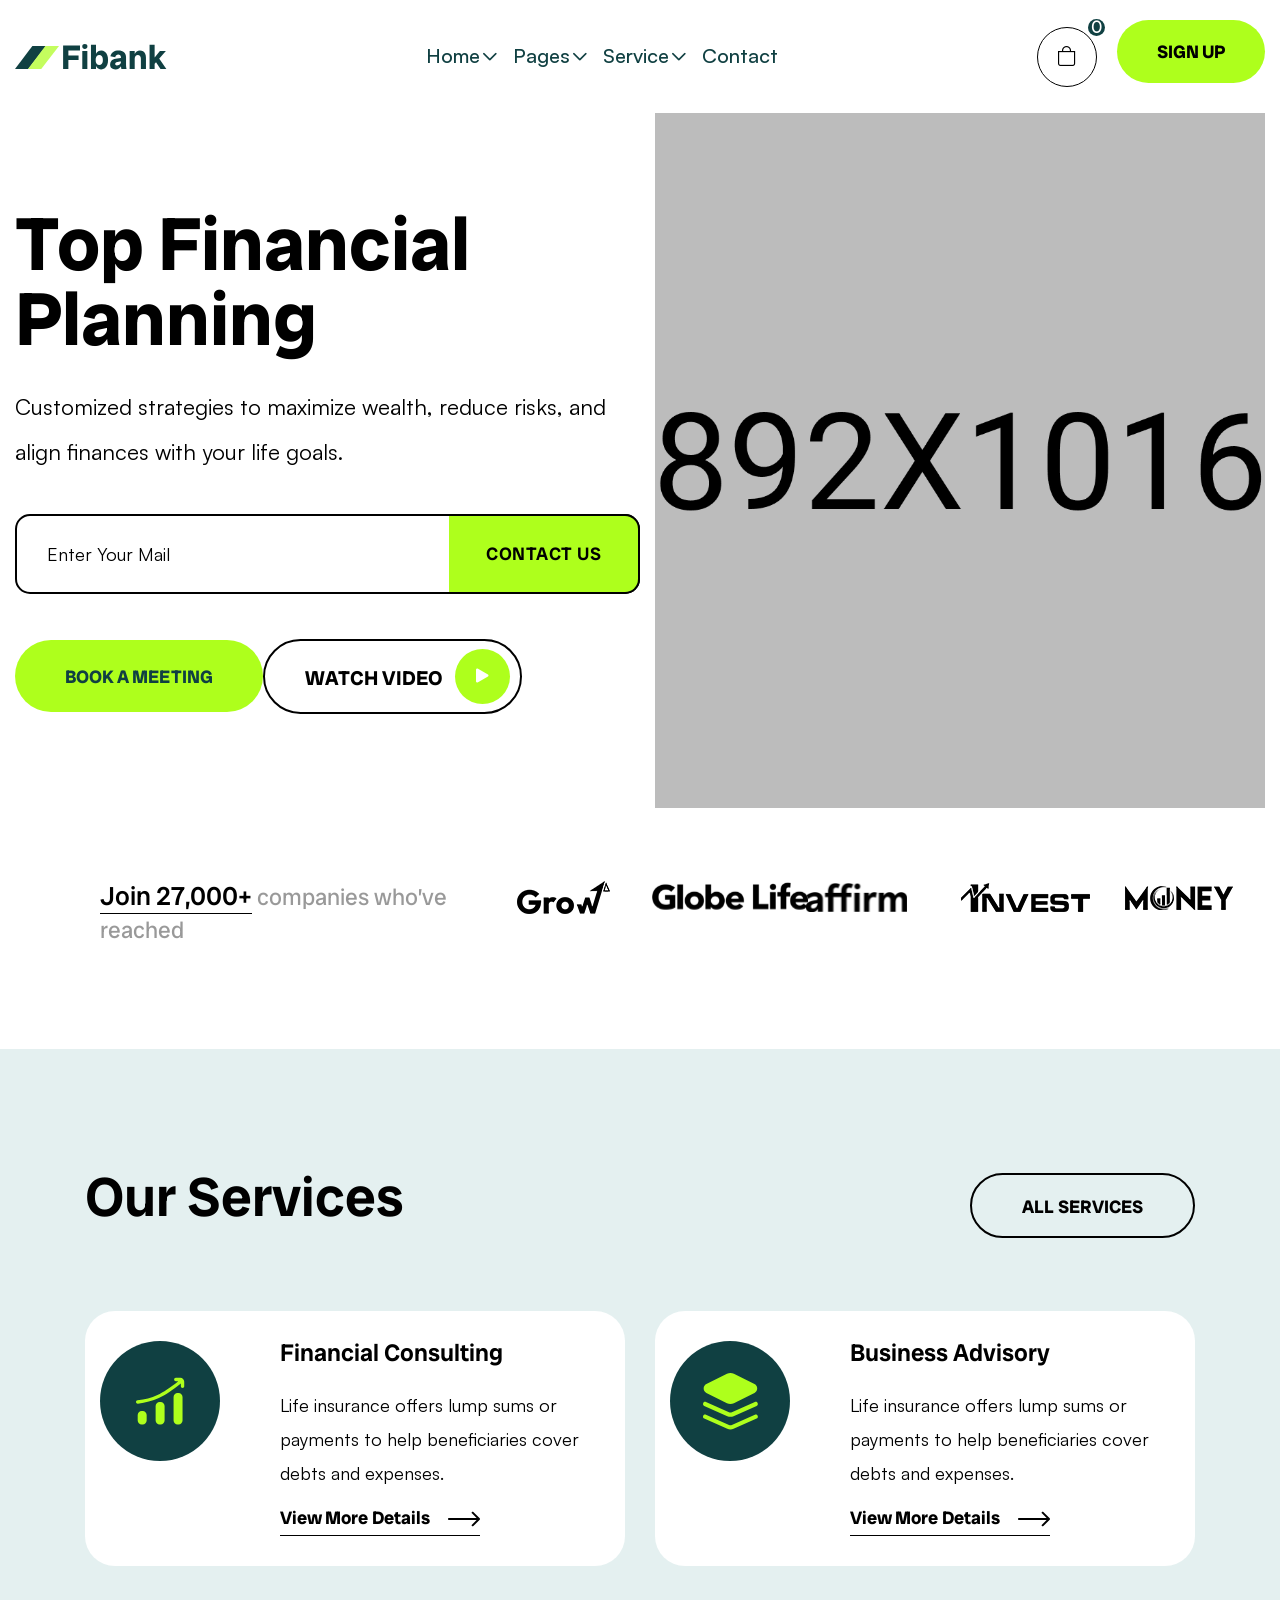
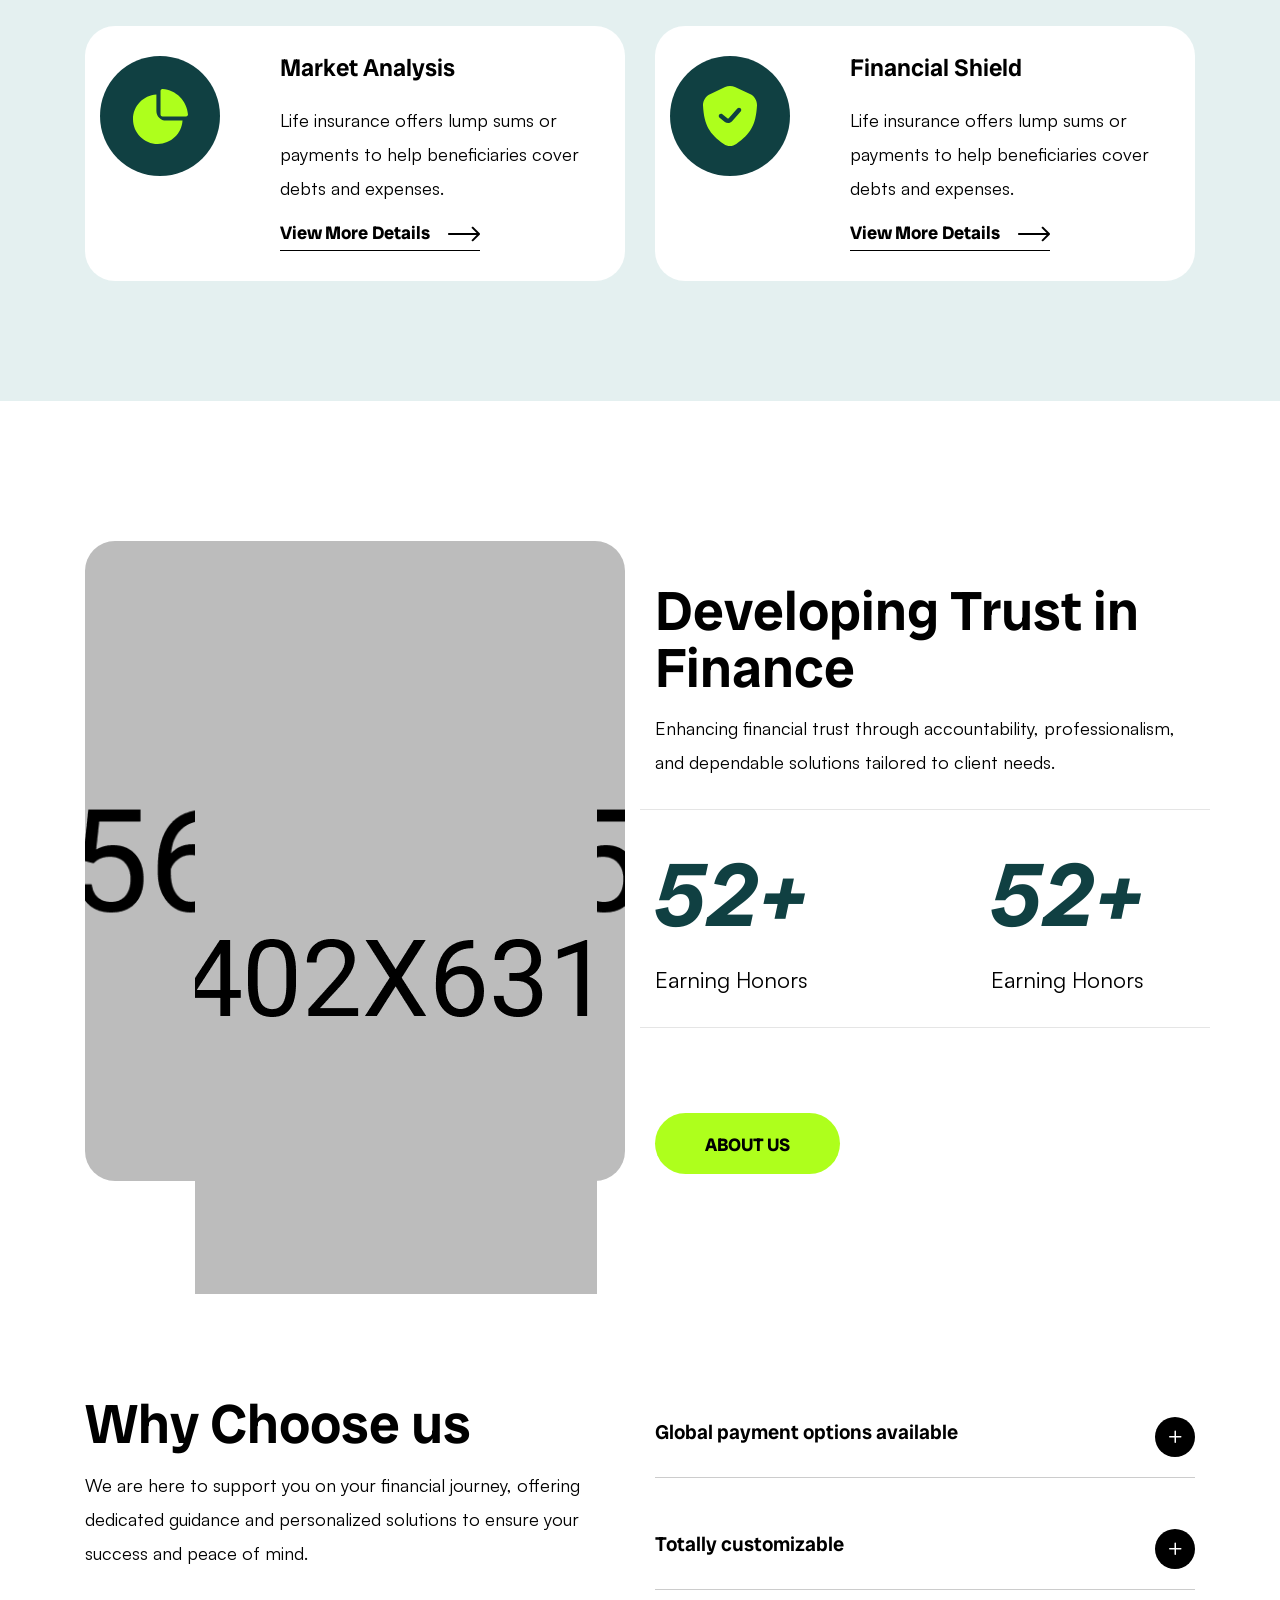
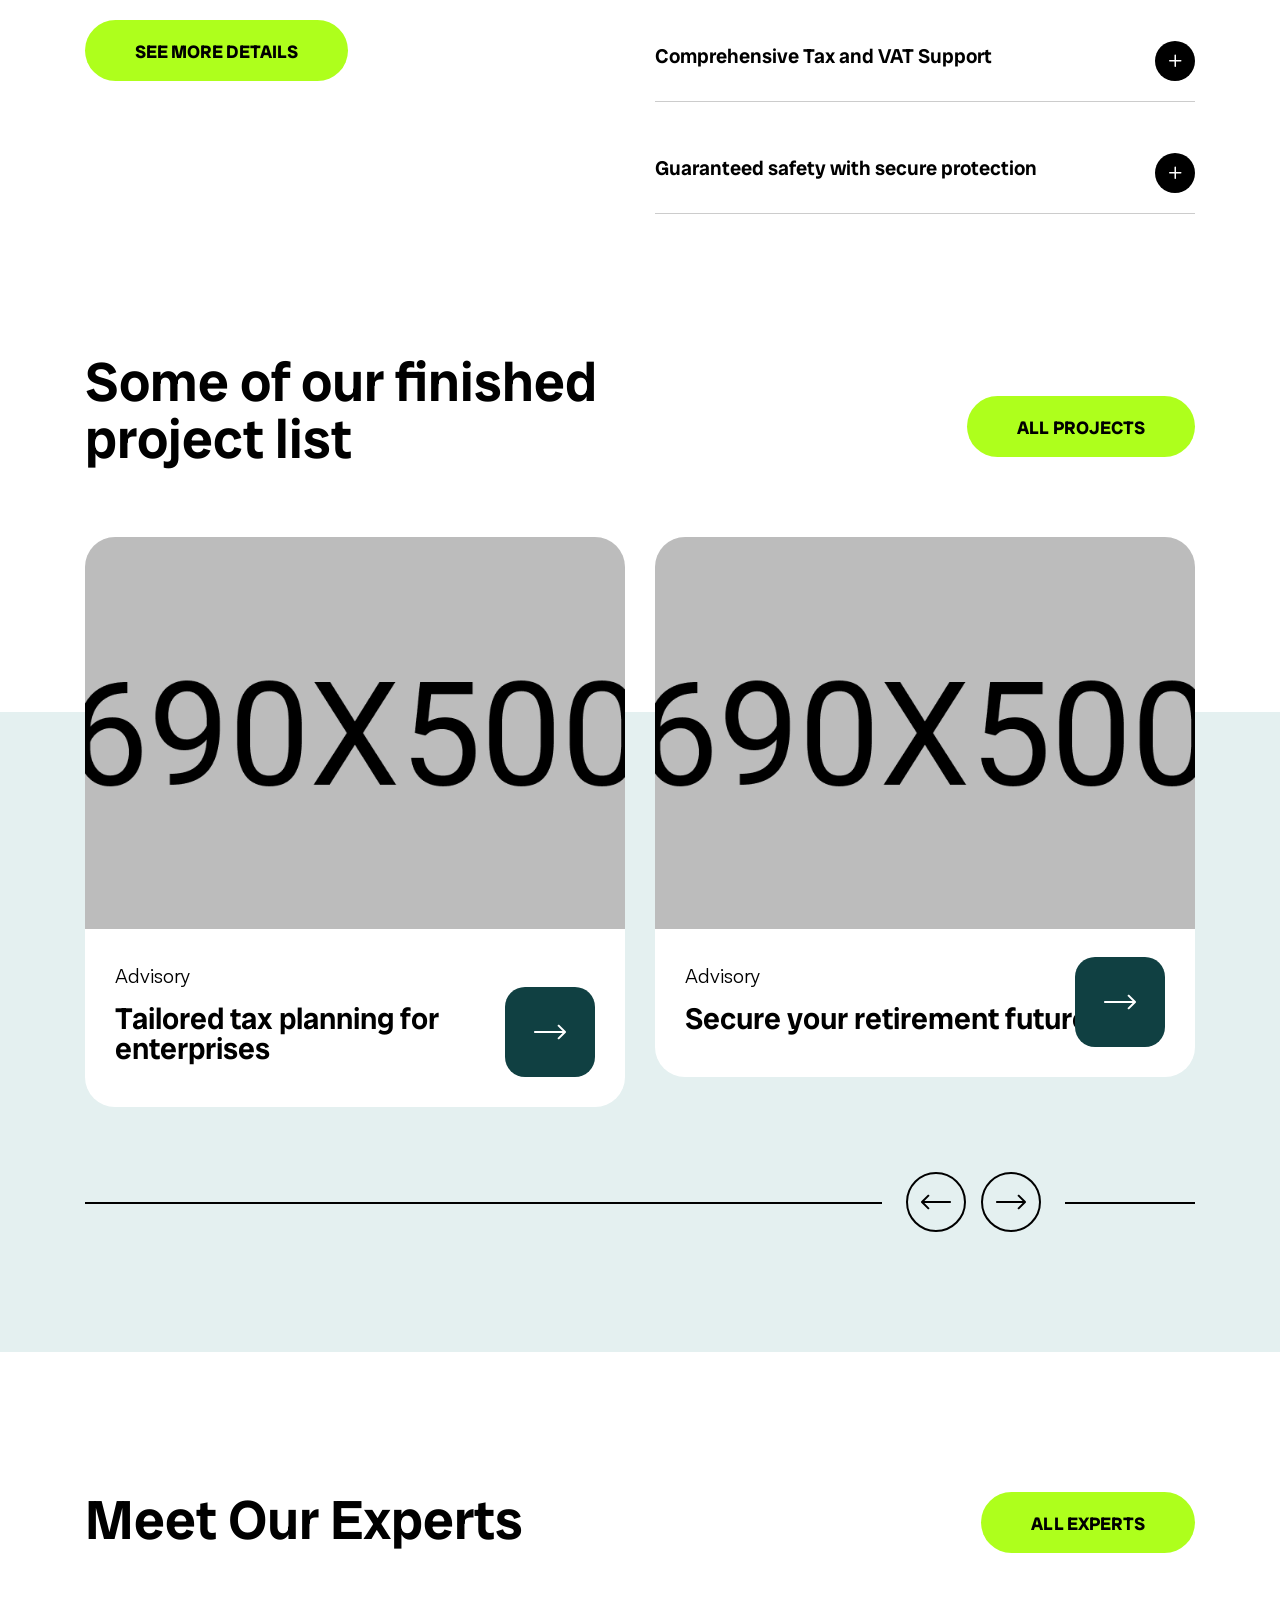
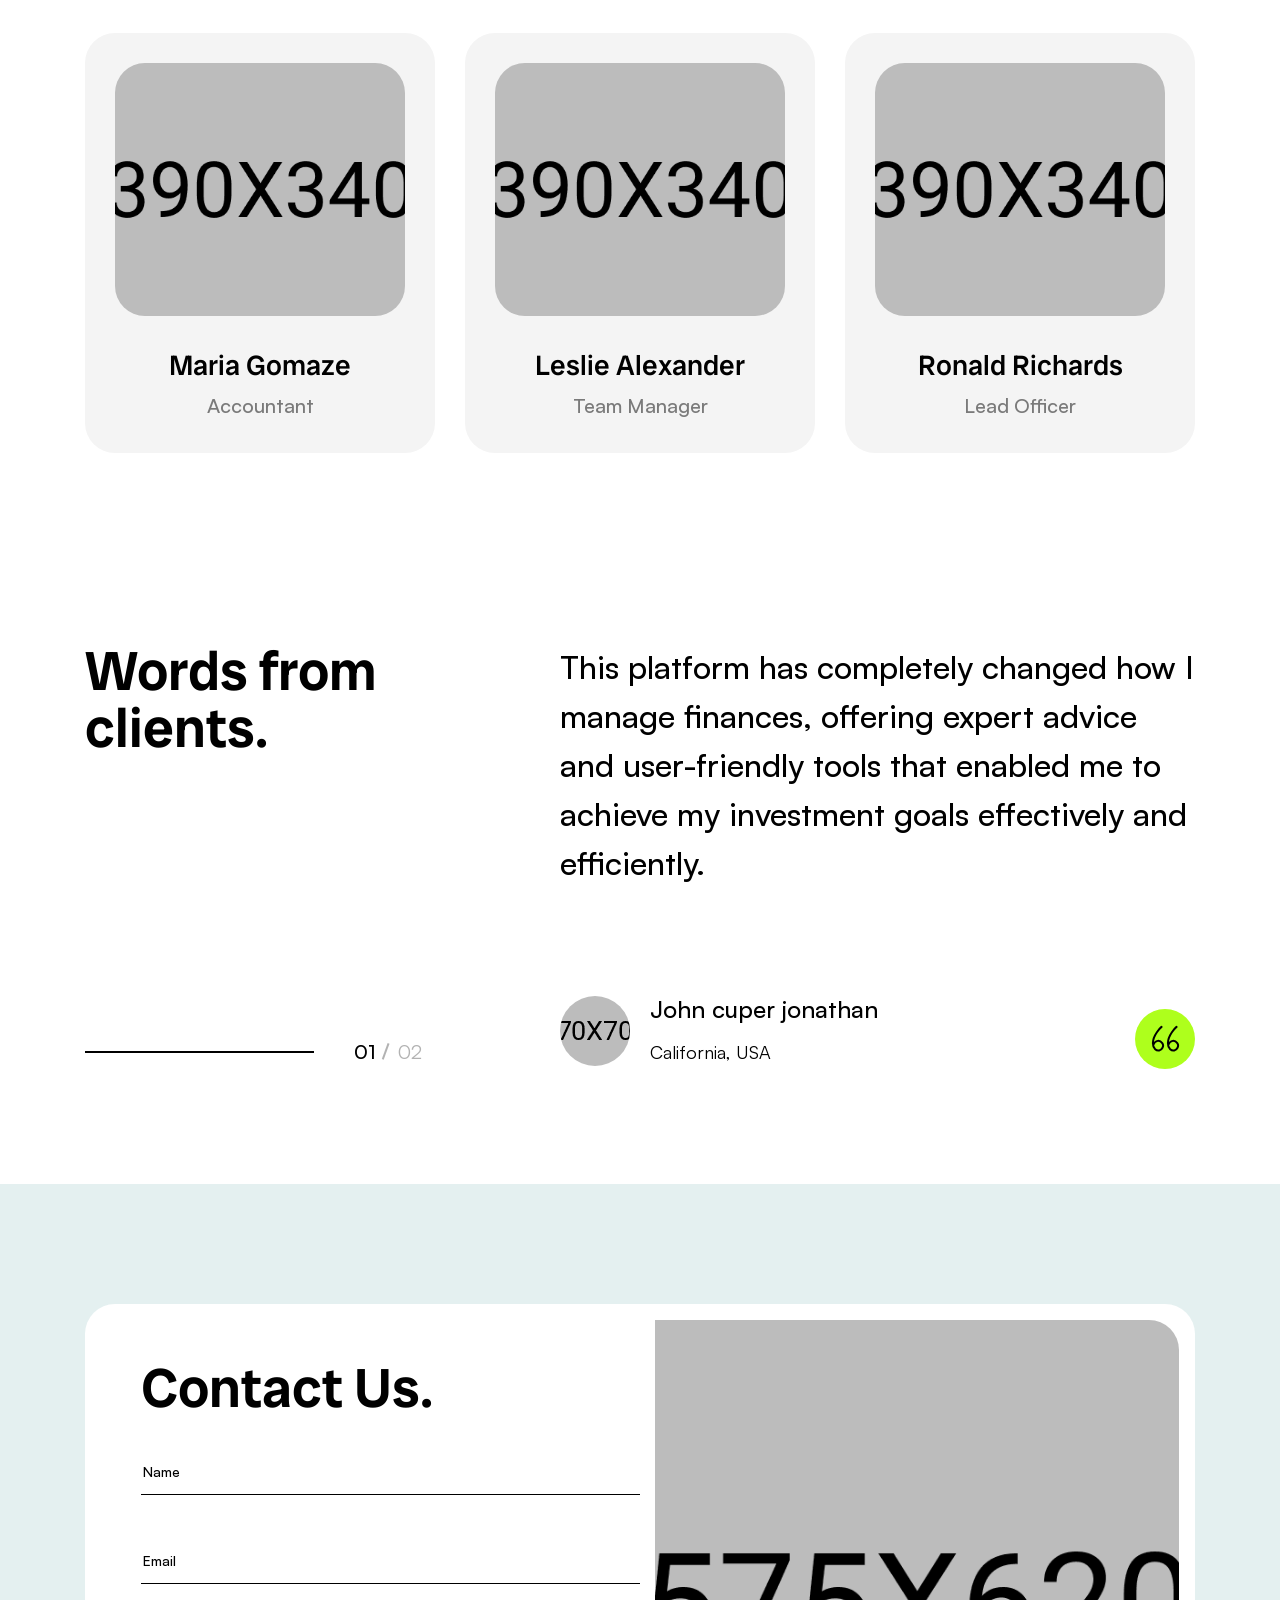
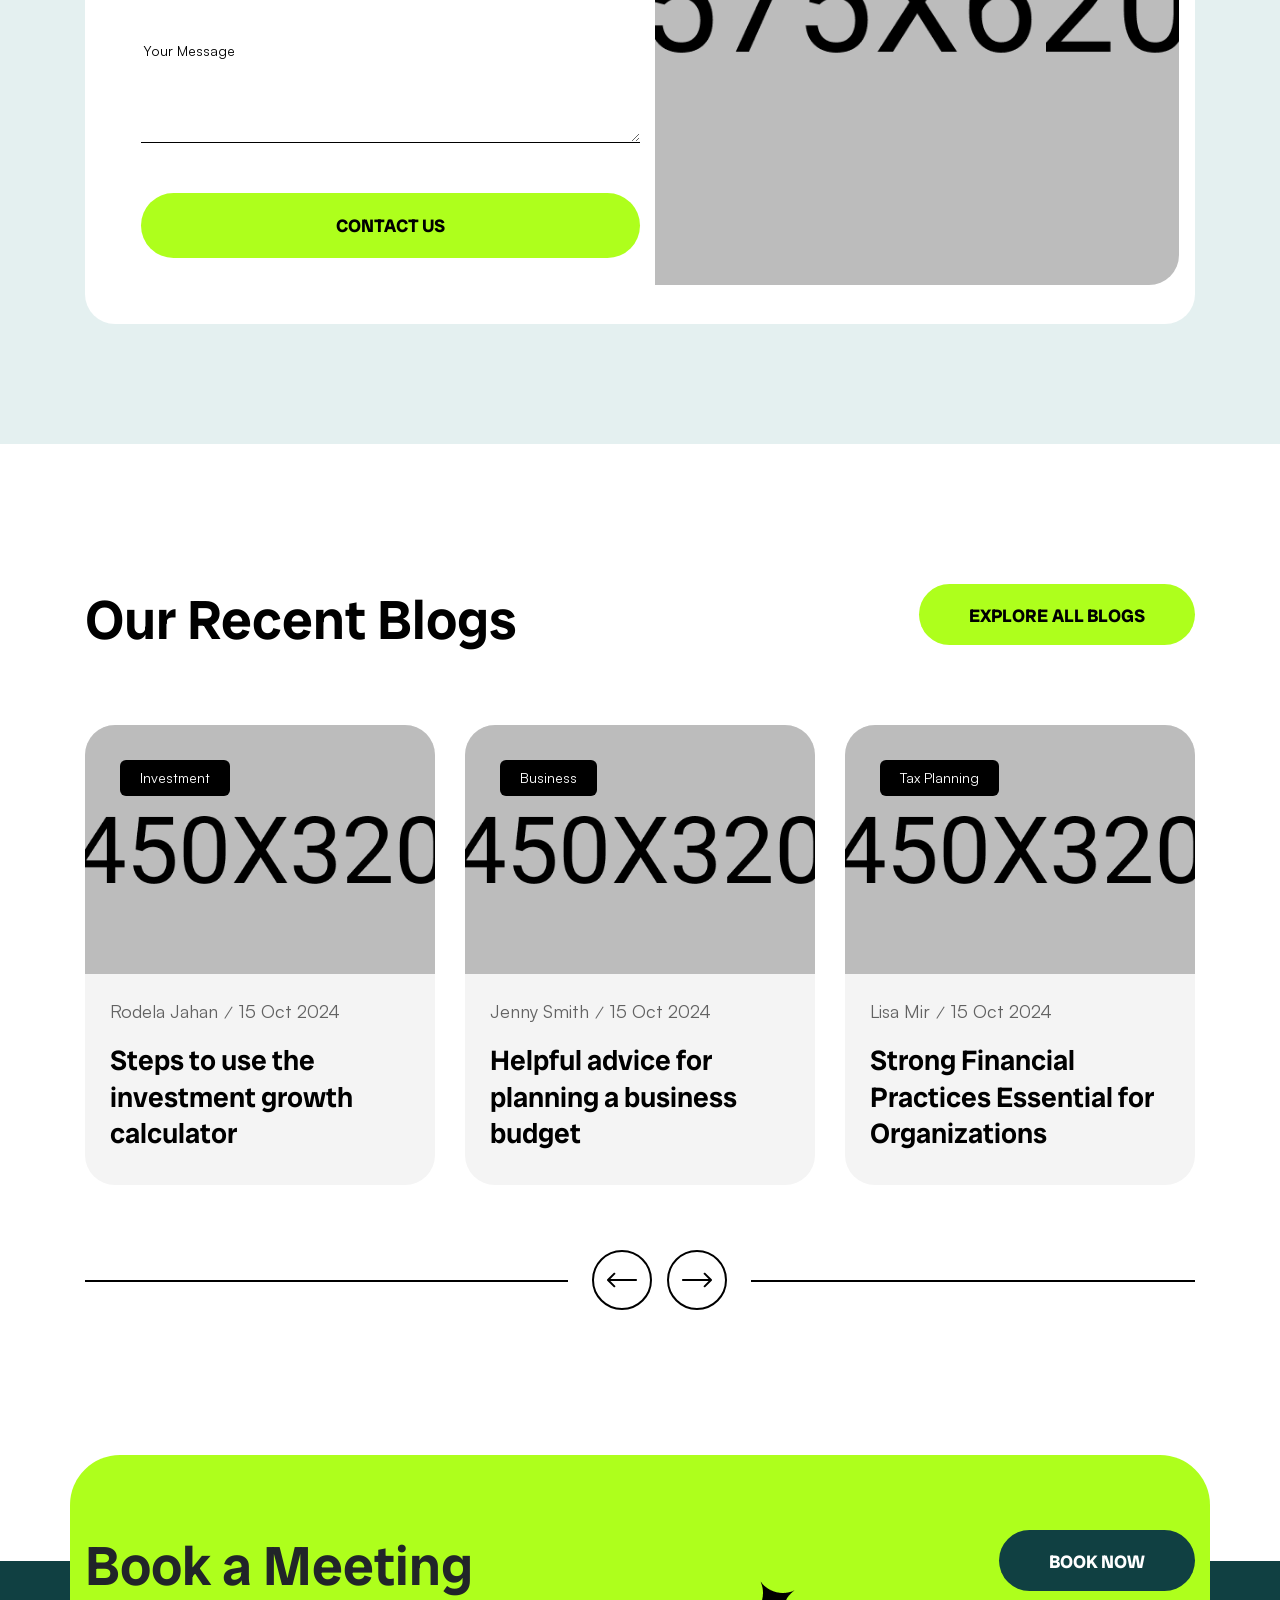
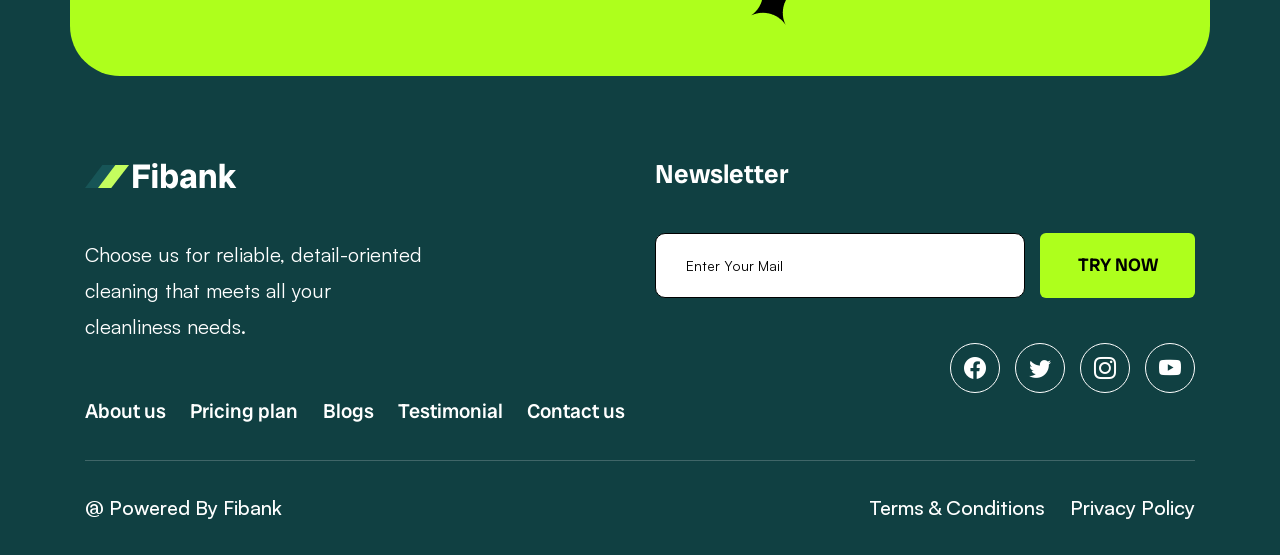
<file: fibank/index.html>
<!DOCTYPE html>
<html class="no-js" lang="en">

<head>
	<meta charset="utf-8" />
	<meta http-equiv="x-ua-compatible" content="ie=edge" />
	<meta name="keywords"
		content="mobile banking, business consulting, bank loans, credit cards, finance, insurance, broker business, forex trading">
	<meta name="description"
		content="Fibank – is a clean, modern and responsive design that let you to build an exclusive website for mobile banking, business consulting, bank loans, credit cards, finance, insurance, broker business, forex trading.">
	<title>Fibank - Banking And Finnance HTML5 Template</title>
	<meta property="og:site_name" content="Fibank">
	<meta property="og:url" content="">
	<meta property="og:type" content="website">
	<meta property="og:title" content="Fibank - Banking And Finnance HTML5 Template">
	<meta name='og:image' content='images/assets/ogg.png'>
	<!-- For IE -->
	<meta http-equiv="X-UA-Compatible" content="IE=edge">
	<!-- For Resposive Device -->
	<meta name="viewport" content="width=device-width, initial-scale=1.0">
	<!-- For Window Tab Color -->
	<!-- Chrome, Firefox OS and Opera -->
	<meta name="theme-color" content="#913BFF">
	<!-- Windows Phone -->
	<meta name="msapplication-navbutton-color" content="#913BFF">
	<!-- iOS Safari -->
	<meta name="apple-mobile-web-app-status-bar-style" content="#913BFF">

	<!-- <link rel="manifest" href="site.webmanifest" /> -->
	<link rel="shortcut icon" type="image/x-icon" href="assets/img/favicon.png" />
	<!-- Place favicon.ico in the root directory -->

	<!-- CSS here -->
	<link rel="stylesheet" href="assets/css/bootstrap.min.css" />
	<link rel="stylesheet" href="assets/css/satoshi.css" />
	<link rel="stylesheet" href="assets/fonts/bootstrap-icons.css" />
	<link rel="stylesheet" href="assets/css/animate.min.css" />
	<link rel="stylesheet" href="assets/css/slick.css" />
	<link rel="stylesheet" href="assets/css/magnific-popup.css" />
	<link rel="stylesheet" href="assets/css/aos.css" />
	<link rel="stylesheet" href="assets/css/spacing.css" />
	<link rel="stylesheet" href="assets/css/main.css" />
</head>

<body>
	<div class="main-page-wrapper">
		<!--[if lte IE 9]> <p class="browserupgrade"> You are using an <strong>outdated</strong> browser. Please <a href="https://browsehappy.com/">upgrade your browser</a> to improve your experience and security. </p> <![endif]-->

		<!-- Add your site or application content here -->


		<!-- preloader start -->
		<div id="preloader">
			<div id="ctn-preloader" class="ctn-preloader">
				<div class="txt-loading">
					<span data-text-preloader="F" class="letters-loading">
						F
					</span>
					<span data-text-preloader="i" class="letters-loading">
						i
					</span>
					<span data-text-preloader="b" class="letters-loading">
						b
					</span>
					<span data-text-preloader="a" class="letters-loading">
						a
					</span>
					<span data-text-preloader="n" class="letters-loading">
						n
					</span>
					<span data-text-preloader="k" class="letters-loading">
						k
					</span>
				</div>
			</div>
		</div>
		<!-- preloader end  -->


		<!-- offcanvas start  -->
		<div class="offcanvas offcanvas-top theme-bg" tabindex="-1" id="offcanvasTop">
			<div class="offcanvas-header">
				<a data-bs-dismiss="offcanvas" aria-label="Close">
					<i class="fas fa-times search-close" id="search-close"></i>
				</a>
			</div>
			<div class="offcanvas-body">
				<!-- Fullscreen search -->
				<div class="search-wrap">
					<form method="get">
						<input type="search" class="main-search-input" placeholder="Search Your Keyword...">
					</form>
				</div>
				<!-- end fullscreen search -->
			</div>
		</div>
		<!-- offcanvas end  -->

		<!-- shopping-cart-bar start -->
		<div class="cart-menu-right cart-style-1 white-bg">
			<div class="close-icon float-right">
				<a href="javascript:void(0);"><i class="bi bi-x"></i></a>
			</div>
			<div class="dropdown-cart-products">
				<div class="product">
					<div class="product__cart-details">
						<h5 class="product-title">
							<a href="shop.html">Best color ful Lamp for ceiling</a>
						</h5>

						<span class="cart-product-info">
							<span class="cart-product-qty">1</span>
							x $84.00
						</span>
					</div>

					<figure class="product__image-container">
						<a href="shop.html" class="product-img">
							<img src="assets/img/product/cart/product-01.jpg" alt="product">
						</a>
					</figure>
					<a href="#" class="remove-btn" title="Product remove"><i class="fal fa-times"></i></a>
				</div>
				<div class="product">
					<div class="product__cart-details">
						<h5 class="product-title">
							<a href="shop.html">Love color Table Lamp for room</a>
						</h5>

						<span class="cart-product-info">
							<span class="cart-product-qty">1</span>
							x $84.00
						</span>
					</div>

					<figure class="product__image-container">
						<a href="shop.html" class="product-img">
							<img src="assets/img/product/cart/product-02.jpg" alt="product">
						</a>
					</figure>
					<a href="#" class="remove-btn" title="Product remove"><i class="fal fa-times"></i></a>
				</div>
				<div class="product">
					<div class="product__cart-details">
						<h5 class="product-title">
							<a href="shop.html">Best color ful Lamp for ceiling</a>
						</h5>

						<span class="cart-product-info">
							<span class="cart-product-qty">1</span>
							x $84.00
						</span>
					</div>

					<figure class="product__image-container">
						<a href="shop.html" class="product-img">
							<img src="assets/img/product/cart/product-03.jpg" alt="product">
						</a>
					</figure>
					<a href="#" class="remove-btn" title="Product remove"><i class="fal fa-times"></i></a>
				</div>
			</div>

			<div class="cart-total mb-15">
				<span>Total</span>
				<span class="cart-total-price">$160.00</span>
			</div>

			<div class="cart-action">
				<a href="cart.html" class="btn btn-primary">View Cart</a>
				<a href="checkout.html" class="btn btn-outline-primary-2"><span>Checkout</span><i
						class="fal fa-long-arrow-right"></i></a>
			</div>
		</div>
		<!-- shopping-cart-bar end -->

		<!-- header-area start -->
		<header class="theme-main-menu theme-menu-five">
			<div class="container-fluid custom-container">
				<div class="main-header-area">
					<div class="row align-items-center justify-content-between">
						<div class="col-md-auto col-6">
							<div class="logo-area">
								<a href="index.html"><img src="assets/img/logo/logo-1.svg" alt="Header-logo"></a>
							</div>
						</div>
						<div class="col-md-auto d-flex align-items-center justify-content-end d-lg-inline-block d-none">
							<div class="main-menu d-none d-lg-block">
								<nav id="mobile-menu">
									<ul class="menu-list">
										<li>
											<a href="#">
												Home
											</a>
											<ul class="sub-menu">
												<li>
													<a href="index.html">Home Style 1</a>
												</li>
												<li>
													<a href="index-2.html">Home Style 2</a>
												</li>
												<li>
													<a href="index-3.html">Home Style 3</a>
												</li>
												<li>
													<a href="index-4.html">Home Style 4</a>
												</li>

												<li>
													<a href="index-5.html">Home Style 5</a>
												</li>
											</ul>
										</li>
										<li>
											<a href="#">
												Pages
											</a>
											<ul class="sub-menu">
												<li>
													<a href="about.html">About Us</a>
												</li>
												<li>
													<a href="#">Blog <span class="float-end"><i
																class="bi bi-chevron-down"></i></span></a>
													<ul class="sub-menu">
														<li>
															<a href="blog-grid.html">Blog Grid</a>
														</li>
														<li>
															<a href="blog-list.html">Blog List</a>
														</li>
														<li>
															<a href="blog-classic.html">Blog Classic</a>
														</li>
														<li>
															<a href="blog-details.html">Blog Details</a>
														</li>
													</ul>
												</li>
												<li>
													<a href="#">Shop <span class="float-end"><i
																class="bi bi-chevron-down"></i></span></a>
													<ul class="sub-menu">
														<li>
															<a href="shop.html">Shop</a>
														</li>
														<li>
															<a href="shop-details.html">Shop Details</a>
														</li>
														<li>
															<a href="cart.html">Cart</a>
														</li>
														<li>
															<a href="checkout.html">Checkout</a>
														</li>
													</ul>
												</li>
												<li>
													<a href="#">Project <span class="float-end"><i
																class="bi bi-chevron-down"></i></span></a>
													<ul class="sub-menu">
														<li>
															<a href="project-grid.html">Project Grid</a>
														</li>
														<li>
															<a href="project-details.html">Project Details</a>
														</li>
													</ul>
												</li>
												<li>
													<a href="#">Team <span class="float-end"><i
																class="bi bi-chevron-down"></i></span></a>
													<ul class="sub-menu">
														<li>
															<a href="team.html">Team</a>
														</li>
														<li>
															<a href="team-details.html">Team Details</a>
														</li>
													</ul>
												</li>
												<li>
													<a href="error.html">Error - 404</a>
												</li>
												<li>
													<a href="faq.html">Faq</a>
												</li>
												<li>
													<a href="price.html">Price</a>
												</li>
												<li>
													<a href="testimonial.html">Testimonial</a>
												</li>
											</ul>
										</li>
										<li>
											<a href="#">Service</a>
											<ul class="sub-menu">
												<li>
													<a href="services.html">Services</a>
												</li>
												<li>
													<a href="services-details.html">Services Details</a>
												</li>
											</ul>
										</li>
										<li>
											<a href="contact.html">Contact</a>
										</li>

									</ul>
								</nav>
							</div>
						</div>
						<div class="col-md-auto col-6">
							<div class="right-nav d-flex align-items-center justify-content-end">
								<div class="cart-menu">
									<a class="shopping-cart mr-20" href="#">
										<i class="bi bi-bag"></i>
										<span class="badge">0</span>
									</a>
								</div>
								<div class="quote-btn d-lg-inline-block d-none">
									<a href="contact.html" class="ht-btn bs-btn" data-bs-toggle="modal"
										data-bs-target="#loginModal">Sign Up</a>
								</div>
								<div class="search-area ms-1 d-none">
									<a class="search-input" href="#" data-bs-toggle="offcanvas"
										data-bs-target="#offcanvasTop" aria-controls="offcanvasTop">
										<i class="bi bi-search"></i>
									</a>
								</div>
								<div class="hamburger-menu ms-0 d-lg-none d-md-inline-flex">
									<div class="bar-wrap">
										<div class="bar-1"></div>
										<div class="bar-2"></div>
										<div class="bar-3"></div>
									</div>
								</div>
							</div>
						</div>
					</div>
				</div>
			</div>
			<!-- /.theme-main-menu -->
		</header>
		<!-- header-area end -->

		<!-- slide-bar start -->
		<div class="ht-menu-wrapper">
			<div class="ht-menu-area">
				<button class="ht-menu-toggle"><i class="bi bi-x-lg"></i></button>
				<div class="mobile-logo">
					<a href="index.html">
						<img src="assets/img/logo/logo-2.svg" alt="logo">
					</a>
				</div>
				<div class="mobile-menu-wrapper d-lg-none d-inline-block">
					<div class="mobile-menu"></div>
				</div>
				<div class="offset-widget mb-40">
					<div class="info-widget">
						<h4 class="offset-title mb-20">About Us</h4>
						<p class="mb-30">
							But I must explain to you how all this mistaken idea of denouncing pleasure and
							praising pain was born and will give you a complete account of the system and
							expound the actual teachings of the great explore
						</p>
					</div>
				</div>
				<div class="offset-widget mb-30 pr-10">
					<div class="info-widget info-widget2">
						<h4 class="offset-title mb-20">Contact Info</h4>
						<p>
							<i class="fal fa-address-book"></i>
							23/A, Miranda City Likaoli Prikano, Dope
						</p>
						<p>
							<i class="fal fa-phone"></i>
							+0989 7876 9865 9
						</p>
						<p>
							<i class="fal fa-envelope-open"></i>
							info@example.com
						</p>
					</div>
				</div>
				<div class="login-btn text-center">
					<a class="ht-btn w-100" href="login.html">Login</a>
				</div>

			</div>
		</div>
		<!-- side-bar end -->


		<main>
			<!-- theme-banner-two start -->
			<section class="theme-banner-five">
				<div class="container-fluid px-lg-0">
					<div class="row align-items-center gx-lg-0">
						<div class="col-lg-6 pe-lg-0">
							<h1 class="main-title wow fadeInUp">Top Financial Planning</h1>
							<p class="hero-description me-xxl-5 pe-xxl-5 wow fadeInUp" data-wow-delay="0.1s">Customized
								strategies to maximize wealth,
								reduce risks,
								and
								align finances with your life goals.</p>
							<div class="hero-subscribe-form mb-45 wow fadeInUp" data-wow-delay="0.2s">
								<input type="text" placeholder="Enter Your Mail">
								<button type="submit">Contact Us</button>
							</div>

							<div class="user-content-wrap-1 d-xxl-inline-flex d-none mb-55 wow fadeInUp"
								data-wow-delay="0.3s">
								<ul class="feedback-user-list">
									<li><img src="assets/img/media/media-4.jpg" alt="author"></li>
									<li><img src="assets/img/media/media-5.jpg" alt="author"></li>
									<li><img src="assets/img/media/media-6.jpg" alt="author"></li>
								</ul>
								<div class="rating-box pl-30">
									<div class="hero-rating mb-10">
										<a href="#"><i class="bi bi-star-fill"></i></a>
										<a href="#"><i class="bi bi-star-fill"></i></a>
										<a href="#"><i class="bi bi-star-fill"></i></a>
										<a href="#"><i class="bi bi-star-fill"></i></a>
										<a href="#"><i class="bi bi-star-fill"></i></a>
									</div>
									<h3>13k rating <span>(4.7
											Rating)</span></h3>
								</div>
							</div>
							<div class="d-md-flex align-items-center mb-lg-0 mb-5 wow fadeInUp" data-wow-delay="0.4s">
								<a href="contact.html" class="ht-btn bs-style me-xxl-4">Book a meeting</a>
								<a href="#" class="ht-btn bstyle-2 d-none d-xl-inline-block">Watch Video
									<span class="popup-video ms-xxl-4 ms-2"><i class="bi bi-play-fill"></i></span></a>
							</div>
						</div>
						<div class="col-lg-6 d-flex justify-content-lg-end">
							<div class="hero-img position-relative d-inline-block">
								<img class="main-img img-fluid" src="assets/img/hero/hero-img-6.jpg" alt="Hero">
								<img class="card-shape img-fluid d-none d-xxl-inline-block"
									src="assets/img/hero/card-3.png" alt="shape">
								<img class="card-shape-2 img-fluid d-none d-xxl-inline-block"
									src="assets/img/hero/card-4.png" alt="shape">
							</div>
						</div>
					</div>
				</div><!-- .container -->
			</section>
			<!-- theme-banner-two end -->

			<!-- ht-brand start -->
			<div class="brand-wrap-2 pb-95">
				<div class="container-fluid">
					<div class="row">
						<div class="col-xl-4 item-left mb-xl-0 mb-5">
							<h4><span class="number">Join <strong class="counter fw-medium"> 27,000</strong>+</span>
								companies
								who’ve
								reached </h4>
						</div>
						<div class="col-xl-8 item-right">
							<div class="brand-slide-wrapper ht-carousel" data-slide-show="5" data-lg-slide-show="5"
								data-md-slide-show="3" data-sm-slide-show="2" data-autoplay="true" data-speed="1000"
								data-autoplay-speed="1000">
								<div class="brand-item">
									<a href="#"><img src="assets/img/brand/brand-6.svg" alt="brand"></a>
								</div>
								<div class="brand-item">
									<a href="#"><img src="assets/img/brand/brand-7.svg" alt="brand"></a>
								</div>
								<div class="brand-item">
									<a href="#"><img src="assets/img/brand/brand-8.svg" alt="brand"></a>
								</div>
								<div class="brand-item">
									<a href="#"><img src="assets/img/brand/brand-9.svg" alt="brand"></a>
								</div>
								<div class="brand-item">
									<a href="#"><img src="assets/img/brand/brand-10.svg" alt="brand"></a>
								</div>
								<div class="brand-item">
									<a href="#"><img src="assets/img/brand/brand-6.svg" alt="brand"></a>
								</div>
								<div class="brand-item">
									<a href="#"><img src="assets/img/brand/brand-7.svg" alt="brand"></a>
								</div>
							</div>
						</div>
					</div>
				</div>
			</div>
			<!-- ht-brand end -->

			<!-- service-section start -->
			<section class="service-section pt-120 pb-60 pt-lg-60 pb-lg-15" data-bg-color="#E4F0F0">
				<div class="container">
					<div class="title-one d-md-flex align-items-center justify-content-between text-center mb-70">
						<h2 class="title wow fadeInLeft">Our Services</h2>
						<a class="ht-btn btn-three wow fadeInRight" href="services.html">All Services</a>
					</div>
					<div class="row gx-50 align-items-center">
						<div class="col-lg-6">
							<div class="service-wrap-6 d-md-flex wow fadeInUp">
								<div class="icon">
									<img class="front-icon" src="assets/img/icon/icon-36.svg" alt="icon">
									<img class="back-icon" src="assets/img/icon/icon-36w.svg" alt="icon">
								</div>
								<div class="content">
									<h4 class="service-title"><a href="services-details.html">Financial Consulting</a>
									</h4>
									<p class="description">Life insurance offers lump sums or payments
										to help beneficiaries cover debts
										and expenses.</p>
									<a href="services-details.html" class="more-btn">View More Details <img
											src="assets/img/icon/arrow-7.svg" alt="arrow"></a>
								</div>
							</div>
						</div>
						<div class="col-lg-6">
							<div class="service-wrap-6 d-md-flex wow fadeInUp">
								<div class="icon">
									<img class="front-icon" src="assets/img/icon/icon-37.svg" alt="icon">
									<img class="back-icon" src="assets/img/icon/icon-37w.svg" alt="icon">
								</div>
								<div class="content">
									<h4 class="service-title"><a href="services-details.html">Business Advisory</a>
									</h4>
									<p class="description">Life insurance offers lump sums or payments
										to help beneficiaries cover debts
										and expenses.</p>
									<a href="services-details.html" class="more-btn">View More Details <img
											src="assets/img/icon/arrow-7.svg" alt="arrow"></a>
								</div>
							</div>
						</div>
						<div class="col-lg-6">
							<div class="service-wrap-6 d-md-flex wow fadeInUp" data-wow-delay="0.1s">
								<div class="icon">
									<img class="front-icon" src="assets/img/icon/icon-38.svg" alt="icon">
									<img class="back-icon" src="assets/img/icon/icon-38w.svg" alt="icon">
								</div>
								<div class="content">
									<h4 class="service-title"><a href="services-details.html">Market Analysis</a>
									</h4>
									<p class="description">Life insurance offers lump sums or payments
										to help beneficiaries cover debts
										and expenses.</p>
									<a href="services-details.html" class="more-btn">View More Details <img
											src="assets/img/icon/arrow-7.svg" alt="arrow"></a>
								</div>
							</div>
						</div>
						<div class="col-lg-6">
							<div class="service-wrap-6 d-md-flex wow fadeInUp" data-wow-delay="0.2s">
								<div class="icon">
									<img class="front-icon" src="assets/img/icon/icon-39.svg" alt="icon">
									<img class="back-icon" src="assets/img/icon/icon-39w.svg" alt="icon">
								</div>
								<div class="content">
									<h4 class="service-title"><a href="services-details.html">Financial Shield</a>
									</h4>
									<p class="description">Life insurance offers lump sums or payments
										to help beneficiaries cover debts
										and expenses.</p>
									<a href="services-details.html" class="more-btn">View More Details <img
											src="assets/img/icon/arrow-7.svg" alt="arrow"></a>
								</div>
							</div>
						</div>
					</div>
				</div>
			</section>
			<!-- service-section end -->

			<!-- about-section start -->
			<section class="about-section pt-140 pb-100 pt-lg-60 pb-lg-20">
				<div class="container">
					<div class="row align-items-center">
						<div class="col-xl-6 col-lg-6 mb-45">
							<div class="img-wrapper-seven wow fadeInLeft">
								<img class="main-img img-fluid" src="assets/img/media/media-34.jpg" alt="About">
								<img class="main-img2 img-fluid d-none d-xl-inline-block"
									src="assets/img/media/media-35.png" alt="About">
							</div>
						</div>
						<div class="col-lg-6 ps-xxl-3 wow fadeInRight">
							<div class="title-one mb-30">
								<h2 class="title">Developing Trust in Finance</h2>
								<p>Enhancing financial trust through accountability, professionalism, and dependable
									solutions tailored to client needs.</p>
							</div>
							<div
								class="border-wrapper pt-40 mb-85 row row-cols-2 row-cols-lg-2 row-cols-md-2 row-cols-1">
								<div class="col">
									<div class="counter-wrap-5 border-wrap">
										<h3 class="number"><span class="counter">130</span>+</h3>
										<p class="counter-title">Earning Honors</p>
									</div>
								</div>
								<div class="col d-md-flex justify-content-center">
									<div class="counter-wrap-5">
										<h3 class="number"><span class="counter">130</span>+</h3>
										<p class="counter-title">Earning Honors</p>
									</div>
								</div>
							</div>
							<a class="ht-btn" href="about.html">About Us</a>
						</div>
					</div>
				</div>
			</section>
			<!-- about-section end -->

			<!-- faq-section start -->
			<section class="faq-section pt-70 pb-25 pt-lg-60 pb-lg-15">
				<div class="container">
					<div class="row">
						<div class="col-xxl-5 col-lg-6">
							<div class="title-one mb-40 wow fadeInUp">
								<h2 class="title">Why Choose us</h2>
								<p class="mb-50">We are here to support you on your financial journey, offering
									dedicated guidance and personalized solutions to ensure
									your success and peace of mind.</p>
								<a class="ht-btn" href="about.html">See More Details</a>
							</div>
						</div>
						<div class="col-lg-6">
							<div class="faq-que-list faq-style-5 mb-45 ps-xxl-5 wow fadeInUp">
								<div class="accordion accordion-one" id="accordion5">
									<div class="accordion-item">
										<h2 class="accordion-header" id="heading5s">
											<button class="accordion-button collapsed" type="button"
												data-bs-toggle="collapse" data-bs-target="#collapse5s"
												aria-expanded="false" aria-controls="collapse5s">
												Global payment options available
											</button>
										</h2>
										<div id="collapse5s" class="accordion-collapse collapse"
											aria-labelledby="heading5s" data-bs-parent="#accordion5">
											<div class="accordion-body">
												<p>We offer various payment methods like credit cards and PayPal,
													prioritizing secure transactions for your information.</p>
											</div>
										</div>
									</div>
									<div class="accordion-item">
										<h2 class="accordion-header" id="headingTwo5s">
											<button class="accordion-button collapsed" type="button"
												data-bs-toggle="collapse" data-bs-target="#collapseTwo5s"
												aria-expanded="false" aria-controls="collapseTwo5s">
												Totally customizable
											</button>
										</h2>
										<div id="collapseTwo5s" class="accordion-collapse collapse"
											aria-labelledby="headingTwo5s" data-bs-parent="#accordion5">
											<div class="accordion-body">
												<p>We offer various payment methods like credit cards and PayPal,
													prioritizing secure transactions for your information.</p>
											</div>
										</div>
									</div>
									<div class="accordion-item">
										<h2 class="accordion-header" id="headingThree5s">
											<button class="accordion-button collapsed" type="button"
												data-bs-toggle="collapse" data-bs-target="#collapseThree5s"
												aria-expanded="false" aria-controls="collapseThree5s">
												Comprehensive Tax and VAT Support
											</button>
										</h2>
										<div id="collapseThree5s" class="accordion-collapse collapse"
											aria-labelledby="headingThree5s" data-bs-parent="#accordion5">
											<div class="accordion-body">
												<p>We offer various payment methods like credit cards and PayPal,
													prioritizing secure transactions for your information.</p>
											</div>
										</div>
									</div>
									<div class="accordion-item">
										<h2 class="accordion-header" id="headingFour5s">
											<button class="accordion-button collapsed" type="button"
												data-bs-toggle="collapse" data-bs-target="#collapseFour5s"
												aria-expanded="false" aria-controls="collapseFour5s">
												Guaranteed safety with secure protection
											</button>
										</h2>
										<div id="collapseFour5s" class="accordion-collapse collapse"
											aria-labelledby="headingFour5s" data-bs-parent="#accordion5">
											<div class="accordion-body">
												<p>We offer various payment methods like credit cards and PayPal,
													prioritizing secure transactions for your information.</p>
											</div>
										</div>
									</div>
								</div>
							</div>
						</div>
					</div>
				</div>
			</section>
			<!-- faq-section end -->

			<!-- portfolio-section start -->
			<section class="portfolio-section position-relative z-1 pt-70 pb-150 pt-lg-60 pb-lg-90">
				<div class="container">
					<div class="row align-items-end justify-content-between mb-40">
						<div class="col-md-7">
							<div class="title-one mb-30">
								<h2 class="title wow fadeInUp">Some of our finished
									project list</h2>
							</div>
						</div>
						<div class="col-md-5 text-lg-end text-center">
							<div class="right-btn mb-30">
								<a class="ht-btn wow fadeInUp" href="project-grid.html">all projects</a>
							</div>
						</div>
					</div>
					<div id="arrow-nav-7" class="row gx-50 ht-carousel align-items-center" data-slide-show="2"
						data-lg-slide-show="2" data-md-slide-show="2" data-xs-slide-show="1">
						<div class="col-lg-6">
							<div class="portfolio-wrap-2">
								<div class="portfolio-thumb">
									<img src="assets/img/gallery/img-4.jpg" alt="portfolio">
									<a class="icon-link" href="project-details.html"><img
											src="assets/img/icon/arrow-9.svg" alt="arrow"></a>
								</div>
								<div class="content">
									<a href="project-details.html" class="pf-tag">Advisory</a>
									<h3 class="pf-title"><a href="project-details.html">Tailored tax planning for
											enterprises</a>
									</h3>
								</div>
							</div>
						</div>
						<div class="col-lg-6">
							<div class="portfolio-wrap-2">
								<div class="portfolio-thumb">
									<img src="assets/img/gallery/img-5.jpg" alt="portfolio">
									<a class="icon-link" href="project-details.html"><img
											src="assets/img/icon/arrow-9.svg" alt="arrow"></a>
								</div>
								<div class="content">
									<a href="project-details.html" class="pf-tag">Advisory</a>
									<h3 class="pf-title"><a href="project-details.html">Secure your retirement
											future</a>
									</h3>
								</div>
							</div>
						</div>
						<div class="col-lg-6">
							<div class="portfolio-wrap-2">
								<div class="portfolio-thumb">
									<img src="assets/img/gallery/img-4.jpg" alt="portfolio">
									<a class="icon-link" href="project-details.html"><img
											src="assets/img/icon/arrow-9.svg" alt="arrow"></a>
								</div>
								<div class="content">
									<a href="project-details.html" class="pf-tag">Advisory</a>
									<h3 class="pf-title"><a href="project-details.html">Tailored tax planning for
											enterprises</a>
									</h3>
								</div>
							</div>
						</div>
						<div class="col-lg-6">
							<div class="portfolio-wrap-2">
								<div class="portfolio-thumb">
									<img src="assets/img/gallery/img-5.jpg" alt="portfolio">
									<a class="icon-link" href="project-details.html"><img
											src="assets/img/icon/arrow-9.svg" alt="arrow"></a>
								</div>
								<div class="content">
									<a href="project-details.html" class="pf-tag">Advisory</a>
									<h3 class="pf-title"><a href="project-details.html">Secure your retirement
											future</a>
									</h3>
								</div>
							</div>
						</div>
					</div>
				</div>
				<div class="container">
					<div class="feature-slider-wrap mt-50">
						<div class="feature-arrow-border"></div>
						<div class="arrow-style-2 d-inline-flex align-items-center justify-content-end  z-2 px-4 end-0 mr-130"
							data-bg-color="#E4F0F0">
							<button data-slick-prev="#arrow-nav-7" class="slick-prev slick-arrow mr-15">
								<img src="assets/img/icon/arrow-left-2.svg" alt="arrow">
							</button>
							<button data-slick-next="#arrow-nav-7" class="slick-next slick-arrow">
								<img src="assets/img/icon/arrow-right-2.svg" alt="arrow">
							</button>
						</div>
					</div>
				</div>
				<div class="portfolio-section-bg" data-bg-color="#E4F0F0"></div>
			</section>
			<!-- portfolio-section end -->

			<!-- team-section start -->
			<section class="team-section pt-140 pt-lg-60 pb-25 pb-lg-15">
				<div class="container">
					<div class="d-md-flex align-items-center justify-content-between text-center mb-40">
						<div class="title-one mb-30">
							<h2 class="title wow fadeInLeft">Meet Our Experts</h2>
						</div>
						<div class="right-btn mb-30">
							<a class="ht-btn wow fadeInRight" href="team.html">All Experts</a>
						</div>
					</div>
					<div class="row gx-50 justify-content-center">
						<div class="col-lg-4 col-md-6">
							<div class="team-wrap-3 wow fadeInUp">
								<div class="team-thumb">
									<img class="img-fluid" src="assets/img/team/team-9.jpg" alt="team">
									<div class="team-social">
										<a href="#"><i class="bi bi-twitter"></i></a>
										<a href="#"><i class="bi bi-instagram"></i></a>
										<a href="#"><i class="bi bi-facebook"></i></a>
									</div>
								</div>
								<div class="content">
									<h4 class="name"><a href="team-details.html">Maria Gomaze</a></h4>
									<p class="designation">Accountant</p>
								</div>
							</div>
						</div>
						<div class="col-lg-4 col-md-6">
							<div class="team-wrap-3 wow fadeInUp" data-wow-delay="0.1s">
								<div class="team-thumb">
									<img class="img-fluid" src="assets/img/team/team-10.jpg" alt="team">
									<div class="team-social">
										<a href="#"><i class="bi bi-twitter"></i></a>
										<a href="#"><i class="bi bi-instagram"></i></a>
										<a href="#"><i class="bi bi-facebook"></i></a>
									</div>
								</div>
								<div class="content">
									<h4 class="name"><a href="team-details.html">Leslie Alexander</a></h4>
									<p class="designation">Team Manager</p>
								</div>
							</div>
						</div>
						<div class="col-lg-4 col-md-6">
							<div class="team-wrap-3 wow fadeInUp" data-wow-delay="0.2s">
								<div class="team-thumb">
									<img class="img-fluid" src="assets/img/team/team-11.jpg" alt="team">
									<div class="team-social">
										<a href="#"><i class="bi bi-twitter"></i></a>
										<a href="#"><i class="bi bi-instagram"></i></a>
										<a href="#"><i class="bi bi-facebook"></i></a>
									</div>
								</div>
								<div class="content">
									<h4 class="name"><a href="team-details.html">Ronald Richards</a></h4>
									<p class="designation">Lead Officer</p>
								</div>
							</div>
						</div>
					</div>
				</div>
			</section>
			<!-- team-section end -->

			<!-- feedback-section start -->
			<div class="feedback-section position-relative z-1 pt-120 pt-lg-60 pb-70 pb-lg-60">
				<div class="container">
					<div class="row">
						<div class="col-lg-5 position-relative mb-45 d-flex flex-column justify-content-between">
							<div class="title-one mb-5">
								<h2 class="title">Words from clients.</h2>
							</div>
							<div class="number-wrapper">
								<div class="number-pagination">0<span class="pagingInfo1"></span></div>
								<div class="divider-line"></div>
								<div class="total-pagination">0<span class="pagingInfo2"></span></div>
							</div>
						</div>
						<div class="col-lg-7 mb-45">
							<div class="ht-carousel-2 feedback-slider-five">
								<div class="feedback-wrap-6">
									<p class="feedback-text">This platform has completely changed how I manage finances,
										offering expert advice and user-friendly tools that enabled me to achieve my
										investment goals effectively and efficiently.</p>
									<div class="author-info d-flex align-items-center">
										<div class="author-avatar">
											<img src="assets/img/media/media-37.jpg" alt="author">
										</div>
										<div class="author-content">
											<h4 class="name">John cuper jonathan</h4>
											<p class="designation">California, USA</p>
										</div>
									</div>
									<div class="quote-icon">
										<img src="assets/img/icon/icon-40.svg" alt="quote">
									</div>
								</div>
								<div class="feedback-wrap-6">
									<p class="feedback-text">This platform has completely changed how I manage finances,
										offering expert advice and user-friendly tools that enabled me to achieve my
										investment goals effectively and efficiently.</p>
									<div class="author-info d-flex align-items-center">
										<div class="author-avatar">
											<img src="assets/img/media/media-37.jpg" alt="author">
										</div>
										<div class="author-content">
											<h4 class="name">John cuper jonathan</h4>
											<p class="designation">California, USA</p>
										</div>
									</div>
									<div class="quote-icon">
										<img src="assets/img/icon/icon-40.svg" alt="quote">
									</div>
								</div>
							</div>
						</div>
					</div>
				</div>
			</div>
			<!-- feedback-section end -->

			<!-- contact-section-one end -->
			<section class="grey-bg contact-section pt-120 pb-120 pt-lg-60 pb-lg-60">
				<div class="container">
					<div class="contact-bg-one p-3">
						<div class="row">
							<div class="col-xl-6 col-lg-6 pe-lg-0">
								<div class="contact-form-wrapper-2">
									<div class="title-one mb-30">
										<h2 class="title">Contact Us.</h2>
									</div>
									<form class="contact-form" action="#">
										<div class="input-wrapper">
											<input type="text" placeholder="Name">
										</div>
										<div class="input-wrapper">
											<input type="email" placeholder="Email">
										</div>
										<div class="input-wrapper message">
											<textarea name="message" placeholder="Your Message"></textarea>
										</div>
										<button type="submit" class="submit-btn border-0">Contact
											Us</button>
									</form>
								</div>
							</div>
							<div class="col-xl-6 col-lg-6">
								<div class="contact-img-box text-lg-end">
									<img class="img-fluid" src="assets/img/media/media-36.jpg" alt="media">
								</div>
							</div>
						</div>
					</div>
				</div>
			</section>
			<!-- contact-section-one end -->

			<!-- blog-section start -->
			<section class="blog-section pt-140 pb-175 pt-lg-60 pb-lg-90">
				<div class="container">
					<div class="row mb-40 align-items-center">
						<div class="col-md-7">
							<div class="title-one text-lg-start text-center mb-30">
								<h2 class="title wow fadeInLeft">Our Recent Blogs</h2>
							</div>
						</div>
						<div class="col-md-5">
							<div class="right-btn text-md-end text-center mb-30">
								<a href="blog-grid.html" class="ht-btn wow fadeInRight">Explore All blogs</a>
							</div>
						</div>
					</div>

					<div id="arrow-nav-8" class="row ht-carousel gx-50 align-items-center justify-content-center"
						data-slide-show="3" data-lg-slide-show="3" data-md-slide-show="2" data-xs-slide-show="1">
						<div class="col-lg-4">
							<div class="blog-seven">
								<div class="blog-thumb">
									<a href="blog-details.html" class="blog-tag">Investment</a>
									<img src="assets/img/blog/blog-9.jpg" alt="blog">
									<a href="blog-details.html" class="blog-btn"><img
											src="assets/img/icon/arrow-right-2.svg" alt=""></a>
								</div>
								<div class="blog-content">
									<div class="blog-meta">
										<a href="blog-details.html">Rodela Jahan</a>
										<span class="divider"></span>
										<a href="blog-details.html">15 Oct 2024</a>
									</div>

									<h4 class="blog-title"><a href="blog-details.html">Steps to use the investment
											growth calculator</a>
									</h4>

								</div>
							</div>
						</div>
						<div class="col-lg-4">
							<div class="blog-seven">
								<div class="blog-thumb">
									<a href="blog-details.html" class="blog-tag">Business</a>
									<img src="assets/img/blog/blog-10.jpg" alt="blog">
									<a href="blog-details.html" class="blog-btn"><img
											src="assets/img/icon/arrow-right-2.svg" alt=""></a>
								</div>
								<div class="blog-content">
									<div class="blog-meta">
										<a href="blog-details.html">Jenny Smith</a>
										<span class="divider"></span>
										<a href="blog-details.html">15 Oct 2024</a>
									</div>

									<h4 class="blog-title"><a href="blog-details.html">Helpful advice for planning a
											business budget</a>
									</h4>
								</div>
							</div>
						</div>
						<div class="col-lg-4">
							<div class="blog-seven">
								<div class="blog-thumb">
									<a href="blog-details.html" class="blog-tag">Tax Planning</a>
									<img src="assets/img/blog/blog-11.jpg" alt="blog">
									<a href="blog-details.html" class="blog-btn"><img
											src="assets/img/icon/arrow-right-2.svg" alt=""></a>
								</div>
								<div class="blog-content">
									<div class="blog-meta">
										<a href="blog-details.html">Lisa Mir</a>
										<span class="divider"></span>
										<a href="blog-details.html">15 Oct 2024</a>
									</div>

									<h4 class="blog-title"><a href="blog-details.html">Strong Financial Practices
											Essential for Organizations</a>
									</h4>
								</div>
							</div>
						</div>
						<div class="col-lg-4">
							<div class="blog-seven">
								<div class="blog-thumb">
									<a href="blog-details.html" class="blog-tag">Investment</a>
									<img src="assets/img/blog/blog-9.jpg" alt="blog">
									<a href="blog-details.html" class="blog-btn"><img
											src="assets/img/icon/arrow-right-2.svg" alt=""></a>
								</div>
								<div class="blog-content">
									<div class="blog-meta">
										<a href="blog-details.html">Rodela Jahan</a>
										<span class="divider"></span>
										<a href="blog-details.html">15 Oct 2024</a>
									</div>

									<h4 class="blog-title"><a href="blog-details.html">Steps to use the investment
											growth calculator</a>
									</h4>

								</div>
							</div>
						</div>
						<div class="col-lg-4">
							<div class="blog-seven">
								<div class="blog-thumb">
									<a href="blog-details.html" class="blog-tag">Business</a>
									<img src="assets/img/blog/blog-10.jpg" alt="blog">
									<a href="blog-details.html" class="blog-btn"><img
											src="assets/img/icon/arrow-right-2.svg" alt=""></a>
								</div>
								<div class="blog-content">
									<div class="blog-meta">
										<a href="blog-details.html">Jenny Smith</a>
										<span class="divider"></span>
										<a href="blog-details.html">15 Oct 2024</a>
									</div>

									<h4 class="blog-title"><a href="blog-details.html">Helpful advice for planning a
											business budget</a>
									</h4>
								</div>
							</div>
						</div>
						<div class="col-lg-4">
							<div class="blog-seven">
								<div class="blog-thumb">
									<a href="blog-details.html" class="blog-tag">Tax Planning</a>
									<img src="assets/img/blog/blog-11.jpg" alt="blog">
									<a href="blog-details.html" class="blog-btn"><img
											src="assets/img/icon/arrow-right-2.svg" alt=""></a>
								</div>
								<div class="blog-content">
									<div class="blog-meta">
										<a href="blog-details.html">Lisa Mir</a>
										<span class="divider"></span>
										<a href="blog-details.html">15 Oct 2024</a>
									</div>

									<h4 class="blog-title"><a href="blog-details.html">Strong Financial Practices
											Essential for Organizations</a>
									</h4>
								</div>
							</div>
						</div>
					</div>
					<div class="feature-slider-wrap border-arrow-2 mt-50">
						<div class="feature-arrow-border"></div>
						<div class="arrow-style-2 d-inline-flex align-items-center justify-content-center z-2 px-4"
							data-bg-color="#fff">
							<button data-slick-prev="#arrow-nav-8" class="slick-prev slick-arrow mr-15">
								<img src="assets/img/icon/arrow-left-2.svg" alt="arrow">
							</button>
							<button data-slick-next="#arrow-nav-8" class="slick-next slick-arrow">
								<img src="assets/img/icon/arrow-right-2.svg" alt="arrow">
							</button>
						</div>
					</div>
				</div>
			</section>
			<!-- blog-section end -->


			<!-- cta start -->
			<div class="cta-section position-relative z-2">
				<div class="container">
					<div class="row align-items-center theme-bg border-rad pt-75 pb-45">
						<div class="col-md-7">
							<div class="title-one text-md-start text-center mb-30 ps-xxl-5">
								<h2 class="title text-dark">Book a Meeting</h2>
							</div>
						</div>
						<div class="col-md-5">
							<div class="right-btn text-center text-md-end mb-30 pe-xxl-5 position-relative z-1">
								<a class="ht-btn style-2" href="contact.html">Book now</a>
								<img class="position-absolute rotation start-0 mt-50"
									src="assets/img/shape/shape-11.png" alt="shape">
							</div>
						</div>
					</div>
				</div>
			</div>
			<!-- cta end -->



		</main>


		<!--footer-area start-->
		<footer class="footer-five theme-bg2 mt--115 pt-195">
			<div class="container">
				<div class="row justify-content-center">
					<div class="col-xxl-6 col-xl-6 text-xl-start text-center">
						<div class="footer-widget">
							<div class="footer-logo">
								<a href="index.html"><img src="assets/img/logo/logo-2.svg" alt="Logo"></a>
							</div>
							<p class="description-text">Choose us for reliable, detail-oriented cleaning that meets all
								your
								cleanliness needs.</p>
							<ul class="d-md-flex justify-content-between">
								<li>
									<a href="about.html">About us</a>
								</li>
								<li>
									<a href="price.html">Pricing plan</a>
								</li>
								<li>
									<a href="blog-grid.html">Blogs</a>
								</li>
								<li>
									<a href="about.html">Testimonial</a>
								</li>
								<li>
									<a href="contact.html">Contact us</a>
								</li>
							</ul>
						</div>
					</div>
					<div class="offset-xxl-1 col-xxl-5 col-xl-6 col-lg-7 text-center text-xl-end">
						<h4 class="widget-title text-xl-start text-center">Newsletter</h4>
						<div class="subscribe-form sub-form-3 d-md-flex align-items-center mb-45">
							<input type="text" placeholder="Enter Your Mail">
							<button type="submit">Try Now</button>
						</div>
						<div class="social-links mb-5">
							<a href="#"><i class="bi bi-facebook"></i></a>
							<a href="#"><i class="bi bi-twitter"></i></a>
							<a href="#"><i class="bi bi-instagram"></i></a>
							<a href="#"><i class="bi bi-youtube"></i></a>
						</div>
					</div>
				</div>
			</div>
			<div class="container">
				<div class="copyright-wrap pt-30">
					<div class="row align-items-center">
						<div class="col-lg-6 col-md-6 text-center text-md-start">
							<div class="copyright-text pb-30">
								<a href="https://themeforest.net/user/creativegigs/portfolio">@ Powered By Fibank</a>
							</div>
						</div>
						<div class="col-lg-6 col-md-6 text-center text-md-end pb-30">
							<ul class="footer-menu">
								<li><a href="#">Terms & Conditions</a></li>
								<li><a href="#">Privacy Policy</a></li>
							</ul>
						</div>
					</div>
				</div>
			</div>
		</footer>
		<!--footer-area end-->

		<!-- Modal -->
		<div class="modal fade" id="loginModal" tabindex="-1" aria-labelledby="loginModal" aria-hidden="true">
			<div class="modal-dialog modal-fullscreen modal-dialog-centered">
				<div class="container">
					<div class="user-data-form modal-content">
						<button type="button" class="btn-close" data-bs-dismiss="modal" aria-label="Close"></button>
						<div class="form-wrapper m-auto">
							<ul class="nav nav-tabs border-0 w-100" role="tablist">
								<li class="nav-item" role="presentation">
									<button class="nav-link active" data-bs-toggle="tab" data-bs-target="#fc1"
										role="tab" aria-selected="true">Login</button>
								</li>
								<li class="nav-item" role="presentation">
									<button class="nav-link" data-bs-toggle="tab" data-bs-target="#fc2" role="tab"
										aria-selected="false" tabindex="-1">Signup</button>
								</li>
							</ul>
							<div class="tab-content mt-30">
								<div class="tab-pane show active" role="tabpanel" id="fc1">
									<div class="text-center mb-20">
										<h2>Hi, Welcome Back!</h2>
										<p>Still don't have an account? <a href="#">Sign up</a></p>
									</div>
									<form action="#">
										<div class="row">
											<div class="col-12">
												<div class="input-wrapper position-relative mb-25">
													<label>Email*</label>
													<input type="email" placeholder="Youremail@gmail.com">
												</div>
											</div>
											<div class="col-12">
												<div class="input-wrapper position-relative mb-20">
													<label>Password*</label>
													<input type="password" placeholder="Enter Password"
														class="pass-log-id">
													<span class="placeholder-icon"><span class="passVicon"><img
																src="assets/img/icon/icon-44.svg"
																alt="icon"></span></span>
												</div>
											</div>
											<div class="col-12">
												<div
													class="agreement-checkbox d-flex justify-content-between align-items-center">
													<div>
														<input type="checkbox" id="remember">
														<label for="remember">Keep me logged in</label>
													</div>
													<a href="#">Forget Password?</a>
												</div> <!-- /.agreement-checkbox -->
											</div>
											<div class="col-12">
												<button class="ht-btn w-100 d-block mt-20">Login</button>
											</div>
										</div>
									</form>
								</div>
								<!-- /.tab-pane -->
								<div class="tab-pane" role="tabpanel" id="fc2">
									<div class="text-center mb-20">
										<h2>Register</h2>
										<p>Already have an account? <a href="#">Login</a></p>
									</div>
									<form action="#">
										<div class="row">
											<div class="col-12">
												<div class="input-wrapper position-relative mb-25">
													<label>Name*</label>
													<input type="text" placeholder="Hamina Hasan">
												</div>
											</div>
											<div class="col-12">
												<div class="input-wrapper position-relative mb-25">
													<label>Email*</label>
													<input type="email" placeholder="haminahasan@gmail.com">
												</div>
											</div>
											<div class="col-12">
												<div class="input-wrapper position-relative mb-20">
													<label>Password*</label>
													<input type="password" placeholder="Enter Password"
														class="pass-log-id">
													<span class="placeholder-icon"><span class="passVicon"><img
																src="assets/img/icon/icon-44.svg"
																alt="icon"></span></span>
												</div>
											</div>
											<div class="col-12">
												<div
													class="agreement-checkbox d-flex justify-content-between align-items-center">
													<div>
														<input type="checkbox" id="remember2">
														<label for="remember2">By hitting the "Register" button, you
															agree
															to the <a href="#">Terms conditions</a> &amp; <a
																href="#">Privacy Policy</a></label>
													</div>
												</div> <!-- /.agreement-checkbox -->
											</div>
											<div class="col-12">
												<button class="btn-four w-100 tran3s d-block mt-20">Sign up</button>
											</div>
										</div>
									</form>
								</div>
								<!-- /.tab-pane -->
							</div>

							<div class="d-flex align-items-center mt-30 mb-10">
								<div class="line"></div>
								<span class="pe-3 ps-3 fs-6">OR</span>
								<div class="line"></div>
							</div>
							<div class="row">
								<div class="col-sm-6">
									<a href="#"
										class="social-use-btn d-flex align-items-center justify-content-center tran3s w-100 mt-10">
										<img src="assets/img/icon/google-2.svg" alt="icon">
										<span class="ps-3">Signup with Google</span>
									</a>
								</div>
								<div class="col-sm-6">
									<a href="#"
										class="social-use-btn d-flex align-items-center justify-content-center tran3s w-100 mt-10">
										<img src="assets/img/icon/fb.svg" alt="icon">
										<span class="ps-3">Signup with Facebook</span>
									</a>
								</div>
							</div>
						</div>
					</div>
				</div>
			</div>
		</div>

		<!--scrollToTopBtn end-->
		<a id="scrollToTopBtn" class="progress-wrap">
			<i class="bi bi-arrow-up"></i>
		</a>


	</div>
	<!--main-page-wrapper end-->


	<!-- JS here -->

	<script src="assets/js/modernizr-3.5.0.min.js"></script>
	<script src="assets/js/jquery-3.5.1.min.js"></script>
	<script src="assets/js/popper.min.js"></script>
	<script src="assets/js/bootstrap.min.js"></script>
	<script src="assets/js/jquery.meanmenu.js"></script>
	<script src="assets/js/slick.min.js"></script>
	<script src="assets/js/imagesloaded.pkgd.min.js"></script>
	<script src="assets/js/isotope.pkgd.min.js"></script>
	<script src="assets/js/jquery.magnific-popup.min.js"></script>
	<script src="assets/js/wow.min.js"></script>
	<script src="assets/js/aos.js"></script>
	<script src="assets/js/jquery.counterup.min.js"></script>
	<script src="assets/js/jquery.waypoints.min.js"></script>
	<script src="assets/js/jquery.easypiechart.min.js"></script>
	<script src="assets/js/jquery-ui.js"></script>

	<!--Custom JS here -->
	<script src="assets/js/main.js"></script>


</body>

</html>
</file>
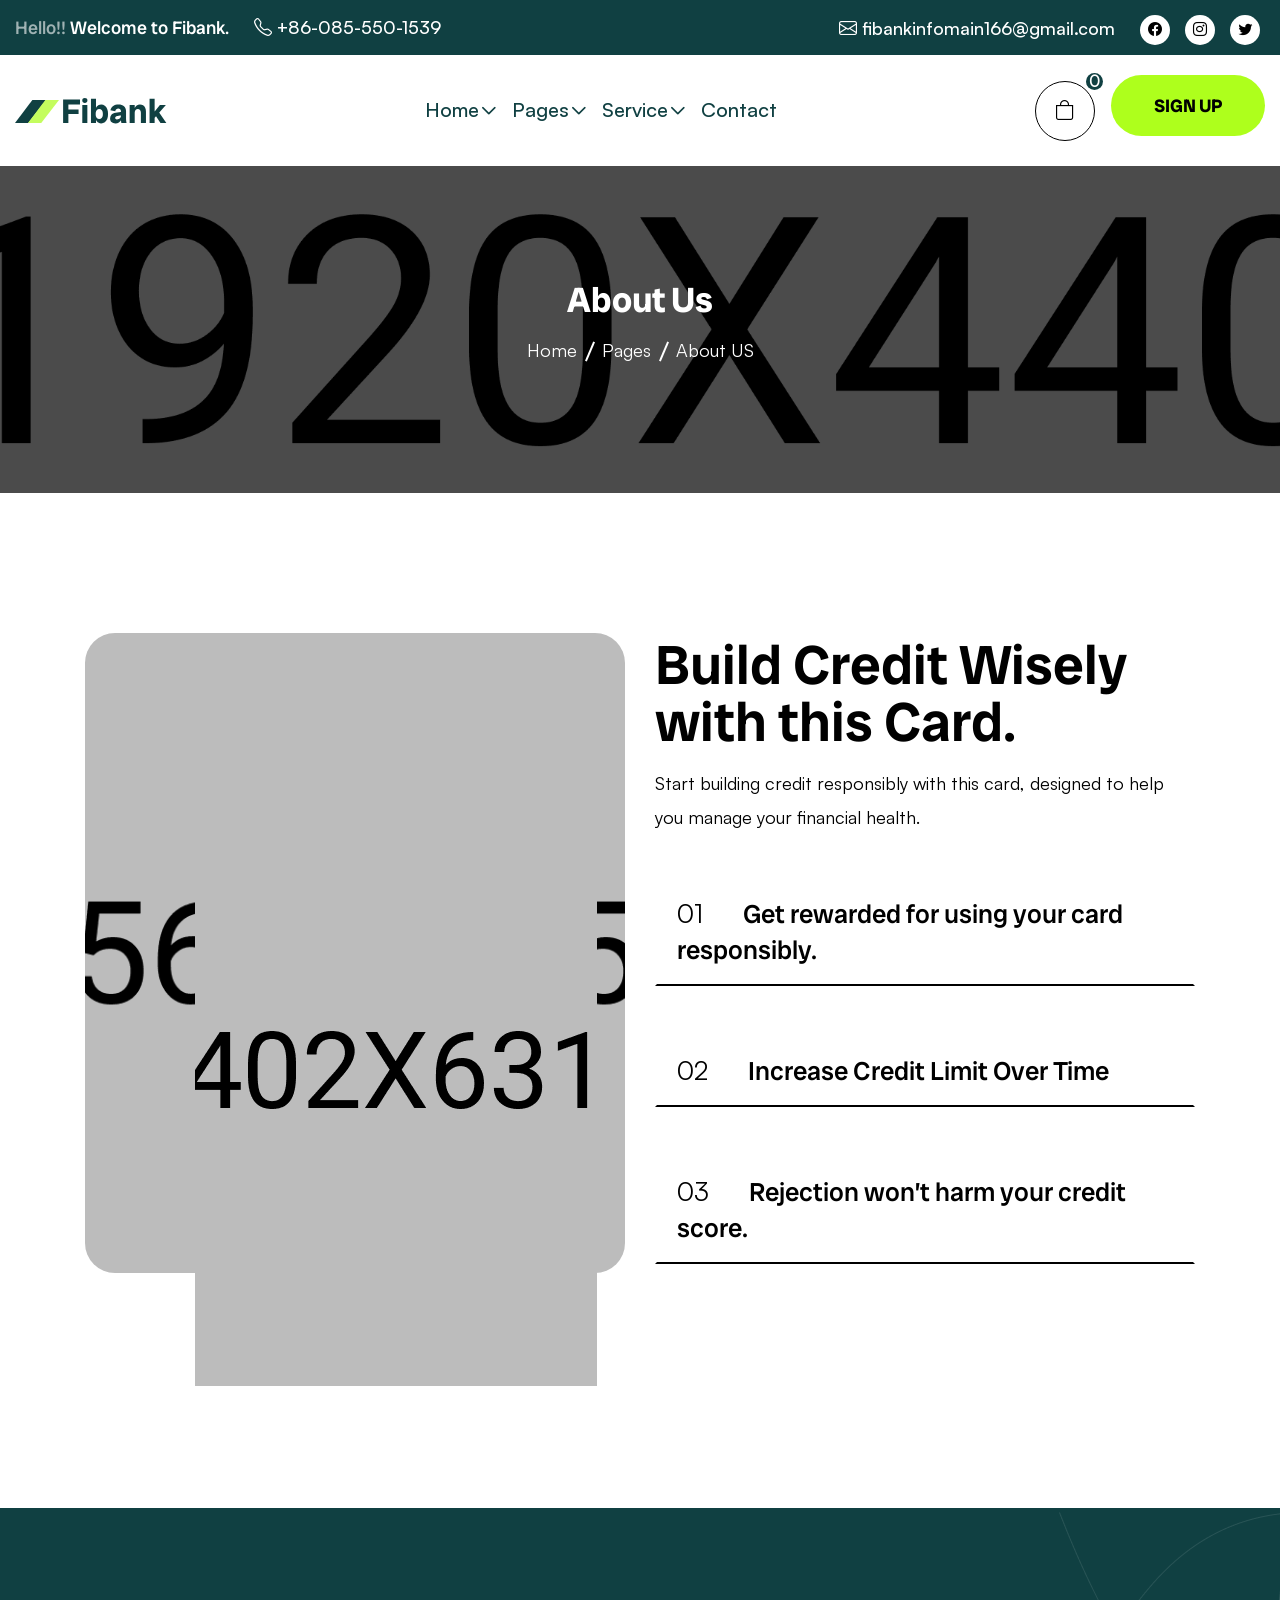
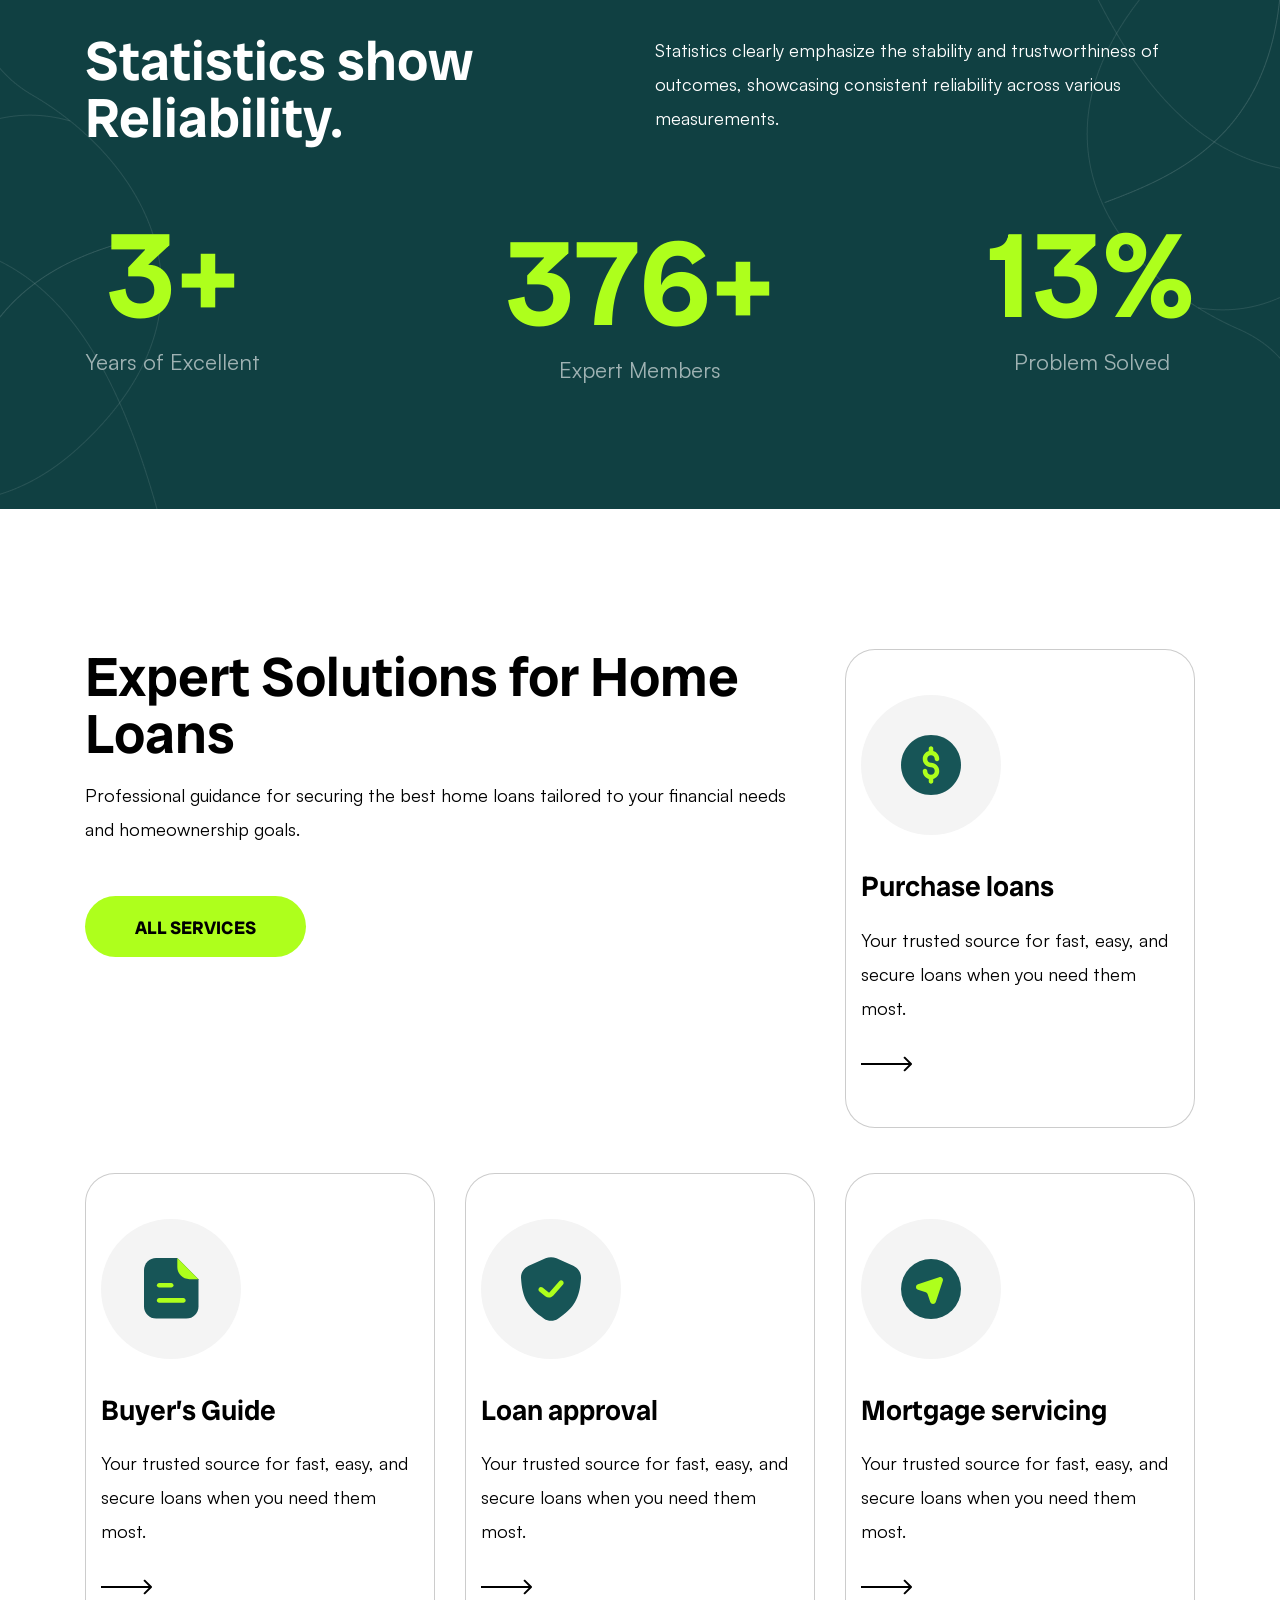
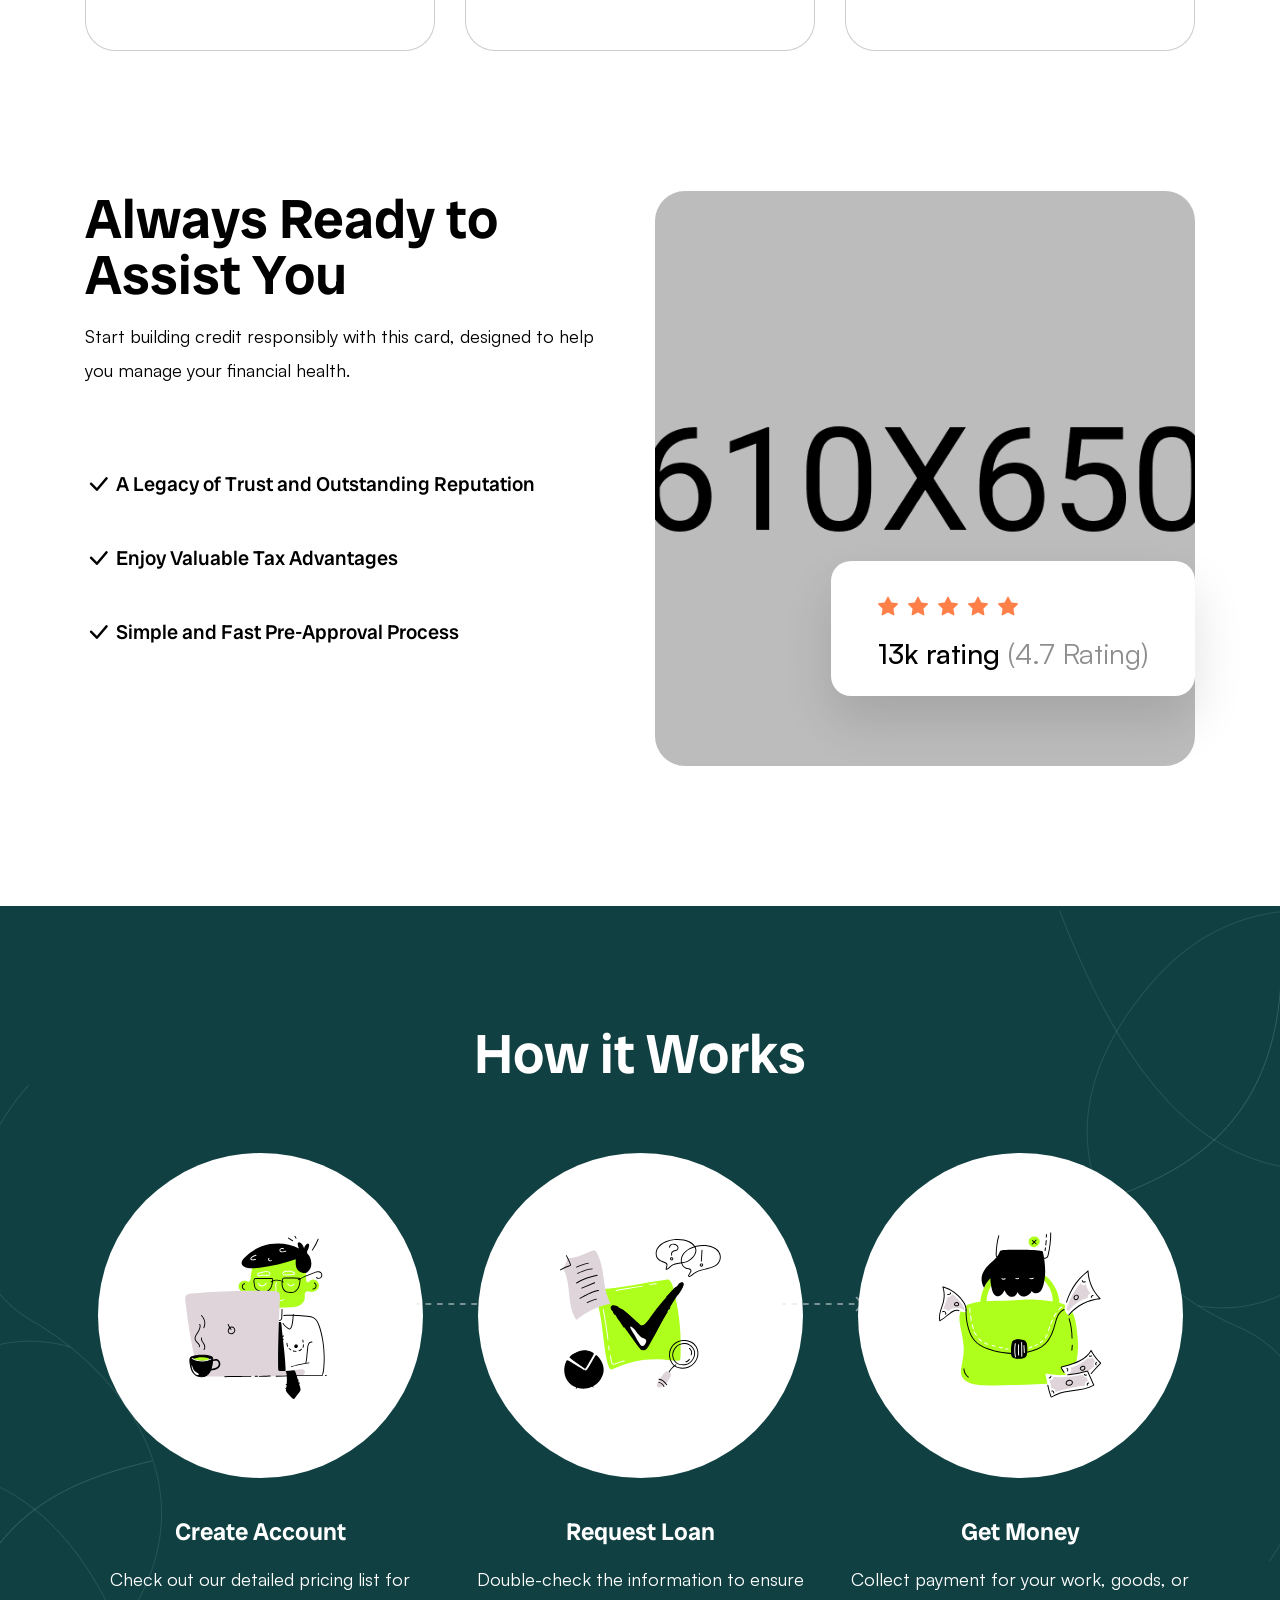
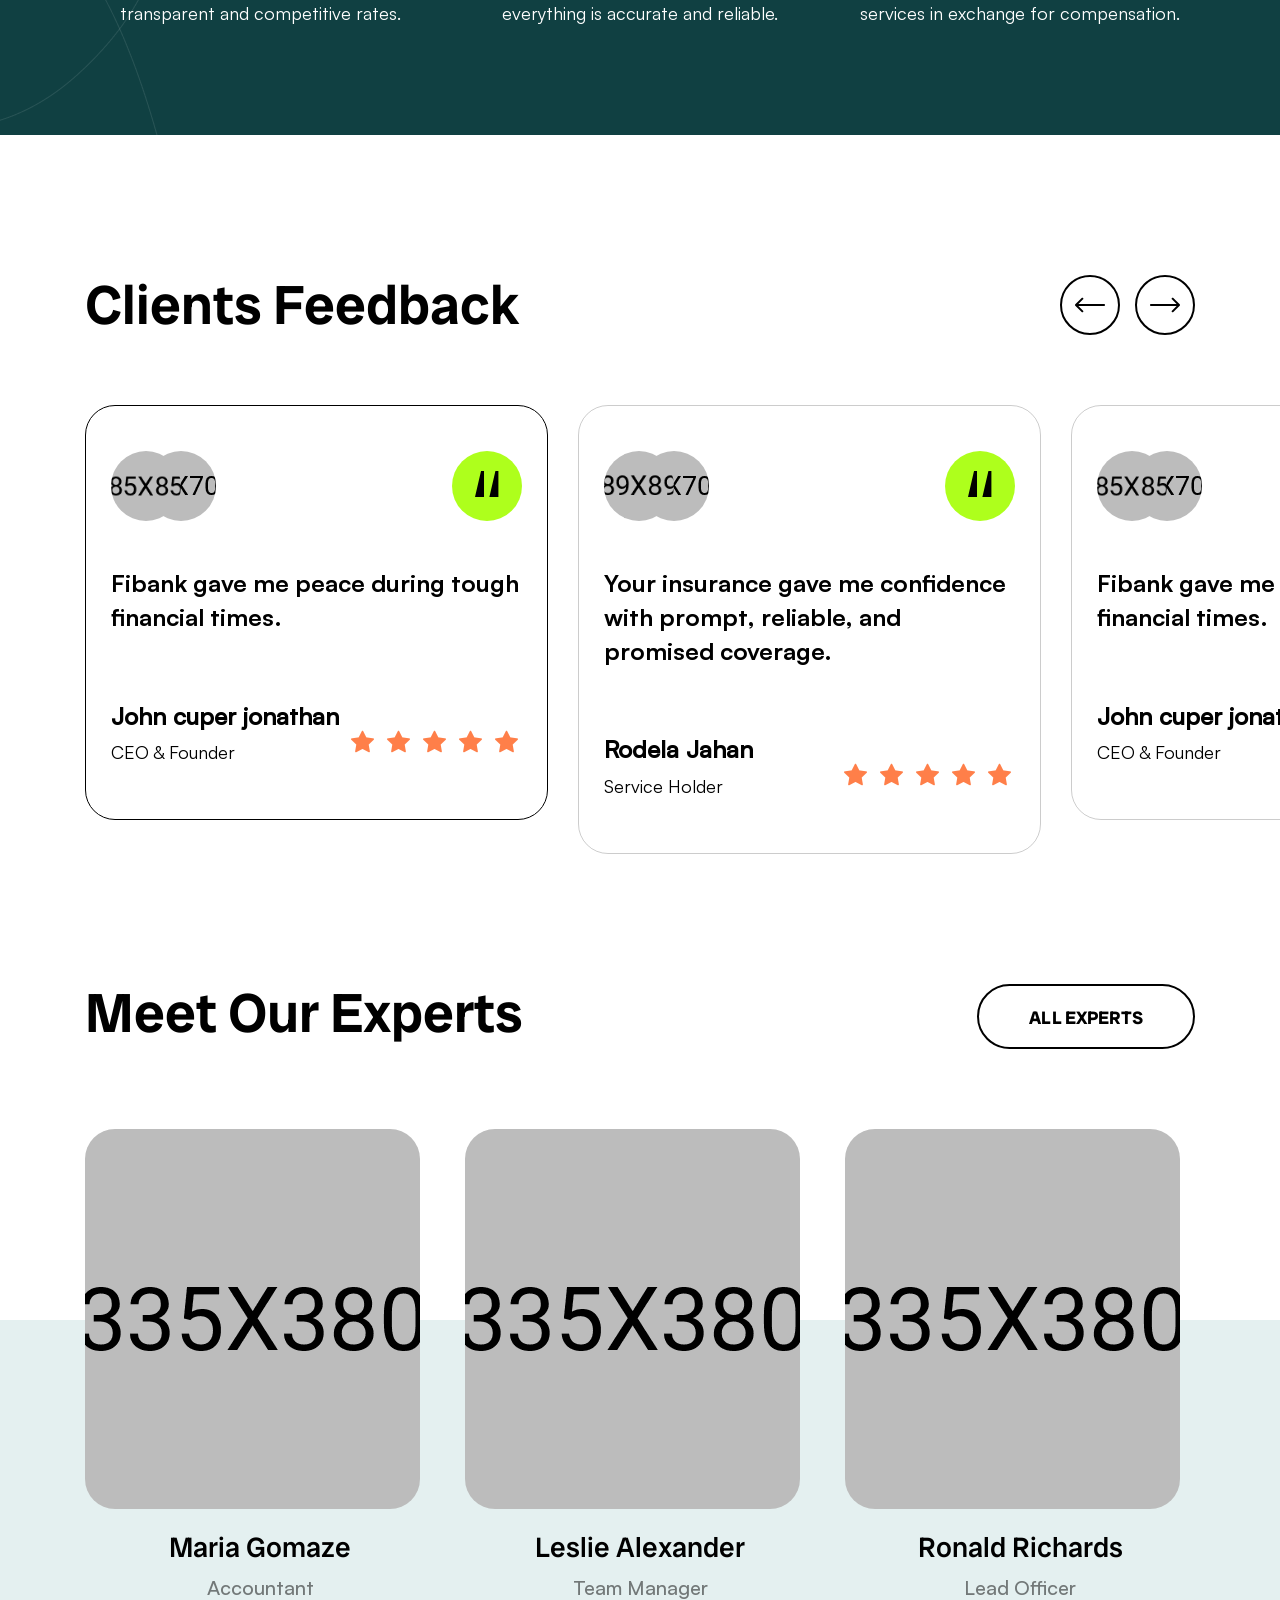
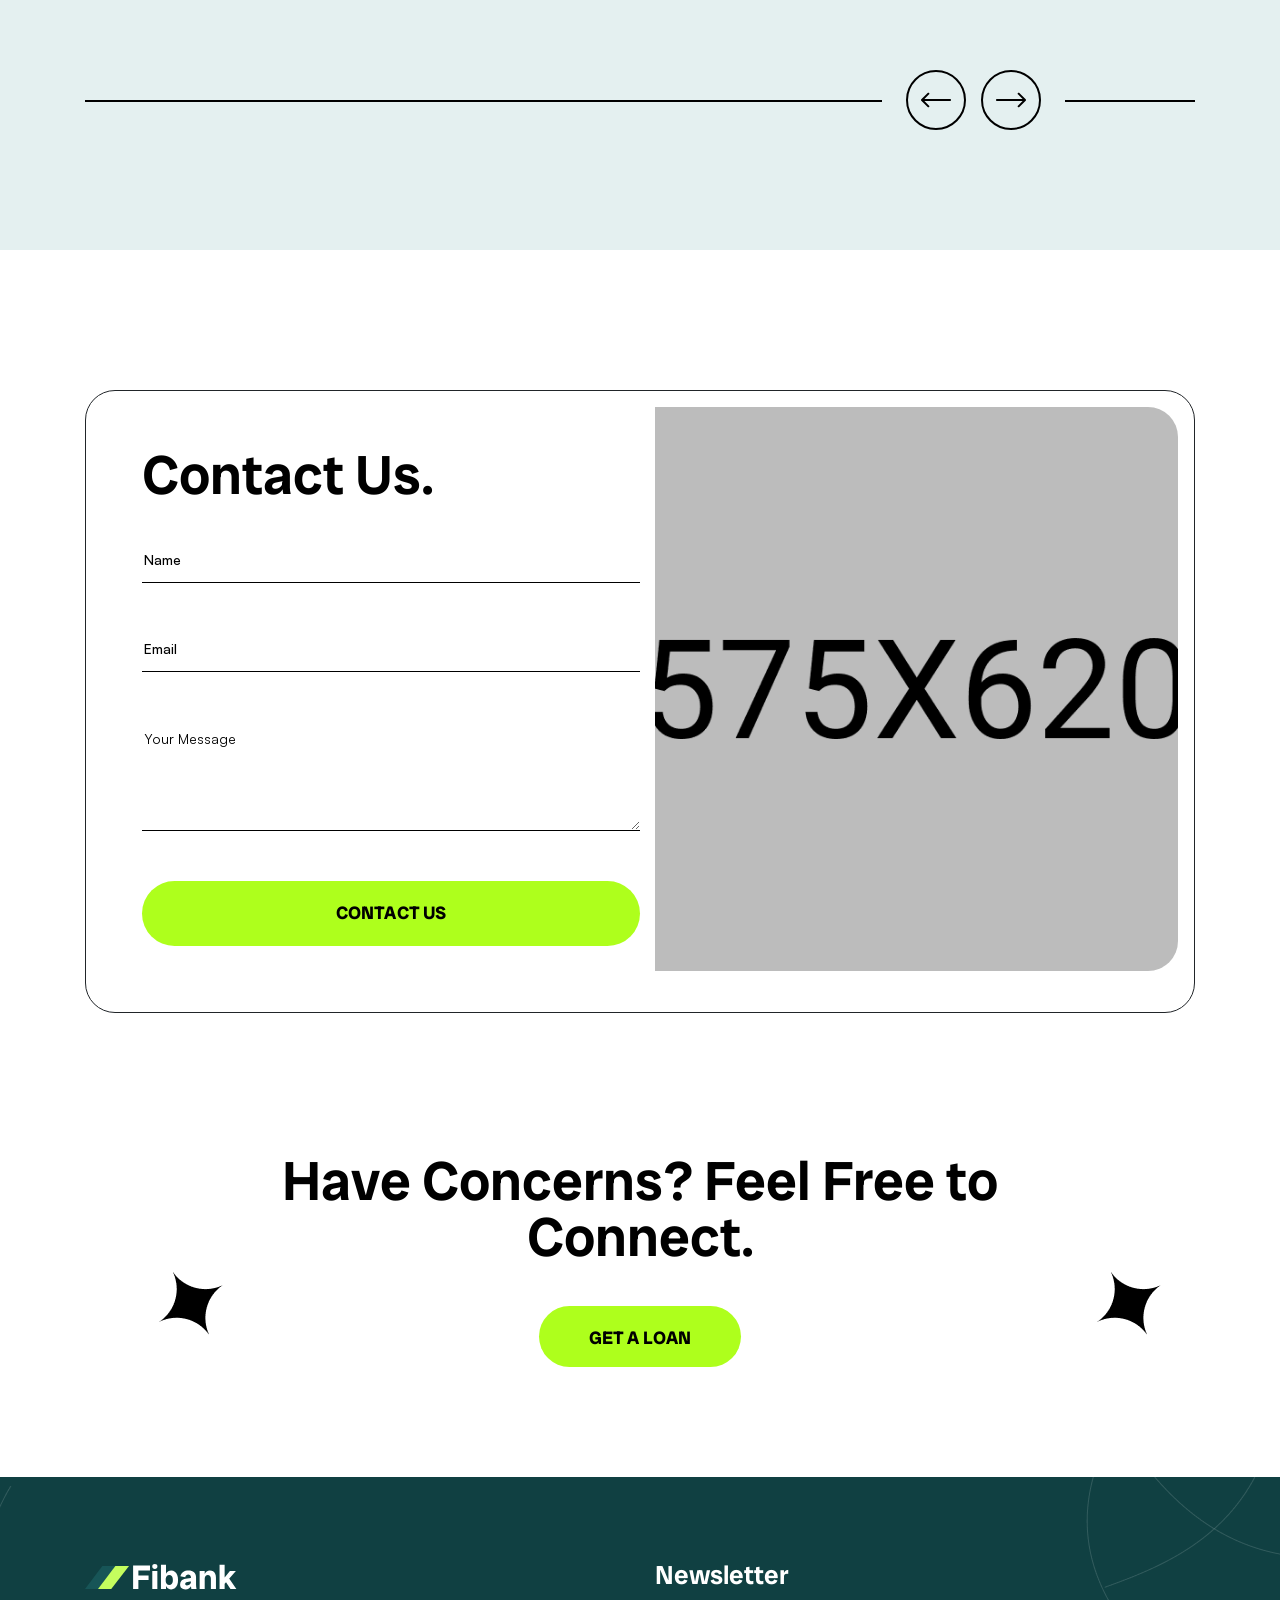
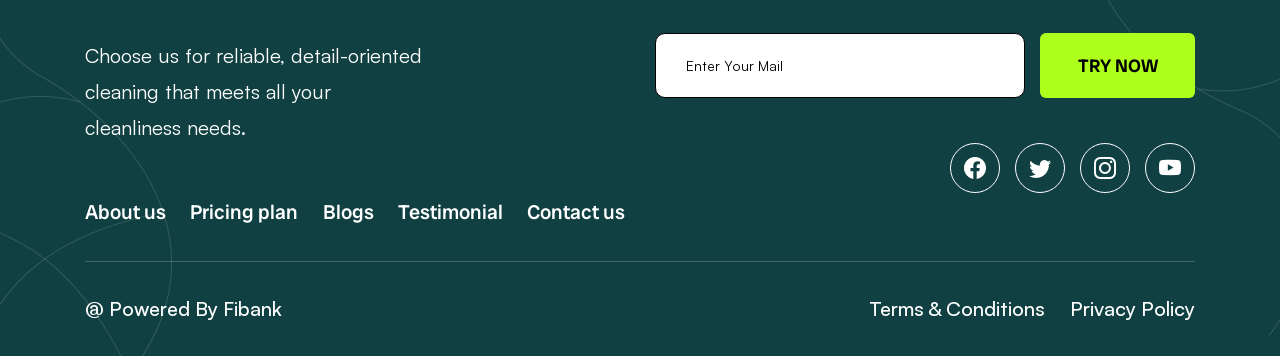
<file: fibank/about.html>
<!DOCTYPE html>
<html class="no-js" lang="en">

<head>
	<meta charset="utf-8" />
	<meta http-equiv="x-ua-compatible" content="ie=edge" />
	<meta name="keywords"
		content="mobile banking, business consulting, bank loans, credit cards, finance, insurance, broker business, forex trading">
	<meta name="description"
		content="Fibank – is a clean, modern and responsive design that let you to build an exclusive website for mobile banking, business consulting, bank loans, credit cards, finance, insurance, broker business, forex trading.">
	<title>Fibank - Banking And Finnance HTML5 Template</title>
	<meta property="og:site_name" content="Fibank">
	<meta property="og:url" content="">
	<meta property="og:type" content="website">
	<meta property="og:title" content="Fibank - Banking And Finnance HTML5 Template">
	<meta name='og:image' content='images/assets/ogg.png'>
	<!-- For IE -->
	<meta http-equiv="X-UA-Compatible" content="IE=edge">
	<!-- For Resposive Device -->
	<meta name="viewport" content="width=device-width, initial-scale=1.0">
	<!-- For Window Tab Color -->
	<!-- Chrome, Firefox OS and Opera -->
	<meta name="theme-color" content="#913BFF">
	<!-- Windows Phone -->
	<meta name="msapplication-navbutton-color" content="#913BFF">
	<!-- iOS Safari -->
	<meta name="apple-mobile-web-app-status-bar-style" content="#913BFF">

	<!-- <link rel="manifest" href="site.webmanifest" /> -->
	<link rel="shortcut icon" type="image/x-icon" href="assets/img/favicon.png" />
	<!-- Place favicon.ico in the root directory -->

	<!-- CSS here -->
	<link rel="stylesheet" href="assets/css/bootstrap.min.css" />
	<link rel="stylesheet" href="assets/css/satoshi.css" />
	<link rel="stylesheet" href="assets/fonts/bootstrap-icons.css" />
	<link rel="stylesheet" href="assets/css/animate.min.css" />
	<link rel="stylesheet" href="assets/css/slick.css" />
	<link rel="stylesheet" href="assets/css/magnific-popup.css" />
	<link rel="stylesheet" href="assets/css/aos.css" />
	<link rel="stylesheet" href="assets/css/spacing.css" />
	<link rel="stylesheet" href="assets/css/main.css" />
</head>


<body>
	<div class="main-page-wrapper">
		<!--[if lte IE 9]> <p class="browserupgrade"> You are using an <strong>outdated</strong> browser. Please <a href="https://browsehappy.com/">upgrade your browser</a> to improve your experience and security. </p> <![endif]-->

		<!-- Add your site or application content here -->


		<!-- preloader start -->
		<div id="preloader">
			<div id="ctn-preloader" class="ctn-preloader">
				<div class="txt-loading">
					<span data-text-preloader="F" class="letters-loading">
						F
					</span>
					<span data-text-preloader="i" class="letters-loading">
						i
					</span>
					<span data-text-preloader="b" class="letters-loading">
						b
					</span>
					<span data-text-preloader="a" class="letters-loading">
						a
					</span>
					<span data-text-preloader="n" class="letters-loading">
						n
					</span>
					<span data-text-preloader="k" class="letters-loading">
						k
					</span>
				</div>
			</div>
		</div>
		<!-- preloader end  -->


		<!-- offcanvas start  -->
		<div class="offcanvas offcanvas-top theme-bg" tabindex="-1" id="offcanvasTop">
			<div class="offcanvas-header">
				<a data-bs-dismiss="offcanvas" aria-label="Close">
					<i class="fas fa-times search-close" id="search-close"></i>
				</a>
			</div>
			<div class="offcanvas-body">
				<!-- Fullscreen search -->
				<div class="search-wrap">
					<form method="get">
						<input type="search" class="main-search-input" placeholder="Search Your Keyword...">
					</form>
				</div>
				<!-- end fullscreen search -->
			</div>
		</div>
		<!-- offcanvas end  -->

		<!-- shopping-cart-bar start -->
		<div class="cart-menu-right cart-style-1 white-bg">
			<div class="close-icon float-right">
				<a href="javascript:void(0);"><i class="bi bi-x"></i></a>
			</div>
			<div class="dropdown-cart-products">
				<div class="product">
					<div class="product__cart-details">
						<h5 class="product-title">
							<a href="shop.html">Best color ful Lamp for ceiling</a>
						</h5>

						<span class="cart-product-info">
							<span class="cart-product-qty">1</span>
							x $84.00
						</span>
					</div>

					<figure class="product__image-container">
						<a href="shop.html" class="product-img">
							<img src="assets/img/product/cart/product-01.jpg" alt="product">
						</a>
					</figure>
					<a href="#" class="remove-btn" title="Product remove"><i class="fal fa-times"></i></a>
				</div>
				<div class="product">
					<div class="product__cart-details">
						<h5 class="product-title">
							<a href="shop.html">Love color Table Lamp for room</a>
						</h5>

						<span class="cart-product-info">
							<span class="cart-product-qty">1</span>
							x $84.00
						</span>
					</div>

					<figure class="product__image-container">
						<a href="shop.html" class="product-img">
							<img src="assets/img/product/cart/product-02.jpg" alt="product">
						</a>
					</figure>
					<a href="#" class="remove-btn" title="Product remove"><i class="fal fa-times"></i></a>
				</div>
				<div class="product">
					<div class="product__cart-details">
						<h5 class="product-title">
							<a href="shop.html">Best color ful Lamp for ceiling</a>
						</h5>

						<span class="cart-product-info">
							<span class="cart-product-qty">1</span>
							x $84.00
						</span>
					</div>

					<figure class="product__image-container">
						<a href="shop.html" class="product-img">
							<img src="assets/img/product/cart/product-03.jpg" alt="product">
						</a>
					</figure>
					<a href="#" class="remove-btn" title="Product remove"><i class="fal fa-times"></i></a>
				</div>
			</div>

			<div class="cart-total mb-15">
				<span>Total</span>
				<span class="cart-total-price">$160.00</span>
			</div>

			<div class="cart-action">
				<a href="cart.html" class="btn btn-primary">View Cart</a>
				<a href="checkout.html" class="btn btn-outline-primary-2"><span>Checkout</span><i
						class="fal fa-long-arrow-right"></i></a>
			</div>
		</div>
		<!-- shopping-cart-bar end -->

		<!-- header-area start -->
		<header class="theme-main-menu theme-menu-six">
			<div class="header-top">
				<div class="container-fluid">
					<div class="row">
						<div class="col-lg-12">
							<div
								class="topbar-content d-flex align-items-center justify-content-center justify-content-md-between">
								<div class="ht-topbar-left">
									<a class="ht-promo d-none d-md-inline-block" href="#"><span
											class="hello">Hello!!</span>
										Welcome to Fibank.</a>
									<a class="ht-phone d-none d-xl-inline-block" href="#"><span><i
												class="bi bi-telephone"></i></span> +86-085-550-1539</a>
								</div>
								<div class="ht-topbar-right d-flex align-items-center">
									<a class="ht-email d-none d-lg-inline-block" href="#"><span><i
												class="bi bi-envelope"></i></span> fibankinfomain166@gmail.com</a>

									<div class="header-social">
										<a href="@"><i class="bi bi-facebook"></i></a>
										<a href="@"><i class="bi bi-instagram"></i></a>
										<a href="@"><i class="bi bi-twitter"></i></a>
									</div>
								</div>
							</div>
						</div>
					</div>
				</div>
			</div>
			<div class="main-header-area">
				<div class="container-fluid">
					<div class="row align-items-center justify-content-between">
						<div class="col-md-auto col-6">
							<div class="logo-area">
								<a href="index.html"><img src="assets/img/logo/logo-1.svg" alt="Header-logo"></a>
							</div>
						</div>
						<div class="col-md-auto d-flex align-items-center justify-content-end d-lg-inline-block d-none">
							<div class="main-menu d-none d-lg-block">
								<nav id="mobile-menu">
									<ul class="menu-list">
										<li>
											<a href="#">
												Home
											</a>
											<ul class="sub-menu">
												<li>
													<a href="index.html">Home Style 1</a>
												</li>
												<li>
													<a href="index-2.html">Home Style 2</a>
												</li>
												<li>
													<a href="index-3.html">Home Style 3</a>
												</li>
												<li>
													<a href="index-4.html">Home Style 4</a>
												</li>

												<li>
													<a href="index-5.html">Home Style 5</a>
												</li>
											</ul>
										</li>
										<li>
											<a href="#">
												Pages
											</a>
											<ul class="sub-menu">
												<li>
													<a href="about.html">About Us</a>
												</li>
												<li>
													<a href="#">Blog <span class="float-end"><i
																class="bi bi-chevron-down"></i></span></a>
													<ul class="sub-menu">
														<li>
															<a href="blog-grid.html">Blog Grid</a>
														</li>
														<li>
															<a href="blog-list.html">Blog List</a>
														</li>
														<li>
															<a href="blog-classic.html">Blog Classic</a>
														</li>
														<li>
															<a href="blog-details.html">Blog Details</a>
														</li>
													</ul>
												</li>
												<li>
													<a href="#">Shop <span class="float-end"><i
																class="bi bi-chevron-down"></i></span></a>
													<ul class="sub-menu">
														<li>
															<a href="shop.html">Shop</a>
														</li>
														<li>
															<a href="shop-details.html">Shop Details</a>
														</li>
														<li>
															<a href="cart.html">Cart</a>
														</li>
														<li>
															<a href="checkout.html">Checkout</a>
														</li>
													</ul>
												</li>
												<li>
													<a href="#">Project <span class="float-end"><i
																class="bi bi-chevron-down"></i></span></a>
													<ul class="sub-menu">
														<li>
															<a href="project-grid.html">Project Grid</a>
														</li>
														<li>
															<a href="project-details.html">Project Details</a>
														</li>
													</ul>
												</li>
												<li>
													<a href="#">Team <span class="float-end"><i
																class="bi bi-chevron-down"></i></span></a>
													<ul class="sub-menu">
														<li>
															<a href="team.html">Team</a>
														</li>
														<li>
															<a href="team-details.html">Team Details</a>
														</li>
													</ul>
												</li>
												<li>
													<a href="error.html">Error - 404</a>
												</li>
												<li>
													<a href="faq.html">Faq</a>
												</li>
												<li>
													<a href="price.html">Price</a>
												</li>
												<li>
													<a href="testimonial.html">Testimonial</a>
												</li>
											</ul>
										</li>
										<li>
											<a href="#">Service</a>
											<ul class="sub-menu">
												<li>
													<a href="services.html">Services</a>
												</li>
												<li>
													<a href="services-details.html">Services Details</a>
												</li>
											</ul>
										</li>
										<li>
											<a href="contact.html">Contact</a>
										</li>

									</ul>
								</nav>
							</div>
						</div>
						<div class="col-md-auto col-6">
							<div class="right-nav d-flex align-items-center justify-content-end">
								<div class="cart-menu">
									<a class="shopping-cart me-2 me-lg-3" href="#">
										<i class="bi bi-bag"></i>
										<span class="badge">0</span>
									</a>
								</div>
								<div class="quote-btn d-xl-inline-block d-none">
									<a href="login.html" class="ht-btn bs-btn" data-bs-toggle="modal"
										data-bs-target="#loginModal">sign up</a>
								</div>
								<div class="hamburger-menu d-lg-none d-inline-flex">
									<div class="bar-wrap">
										<div class="bar-1"></div>
										<div class="bar-2"></div>
										<div class="bar-3"></div>
									</div>
								</div>
							</div>
						</div>
					</div>
				</div>
			</div>
			<!-- /.theme-main-menu -->
		</header>
		<!-- header-area end -->

		<!-- slide-bar start -->
		<div class="ht-menu-wrapper">
			<div class="ht-menu-area">
				<button class="ht-menu-toggle"><i class="bi bi-x-lg"></i></button>
				<div class="mobile-logo">
					<a href="index.html">
						<img src="assets/img/logo/logo-2.svg" alt="logo">
					</a>
				</div>
				<div class="mobile-menu-wrapper d-lg-none d-inline-block">
					<div class="mobile-menu"></div>
				</div>
				<div class="offset-widget mb-40">
					<div class="info-widget">
						<h4 class="offset-title mb-20">About Us</h4>
						<p class="mb-30">
							But I must explain to you how all this mistaken idea of denouncing pleasure and
							praising pain was born and will give you a complete account of the system and
							expound the actual teachings of the great explore
						</p>
					</div>
				</div>
				<div class="offset-widget mb-30 pr-10">
					<div class="info-widget info-widget2">
						<h4 class="offset-title mb-20">Contact Info</h4>
						<p>
							<i class="fal fa-address-book"></i>
							23/A, Miranda City Likaoli Prikano, Dope
						</p>
						<p>
							<i class="fal fa-phone"></i>
							+0989 7876 9865 9
						</p>
						<p>
							<i class="fal fa-envelope-open"></i>
							info@example.com
						</p>
					</div>
				</div>
				<div class="login-btn text-center">
					<a class="ht-btn w-100" href="login.html">Login</a>
				</div>

			</div>
		</div>
		<!-- side-bar end -->


		<main>

			<!-- page-title-area start -->
			<div class="page-title-area">
				<div class="breadcrumb-wrapper" data-background="assets/img/page-title/page-title-bg.jpg">
					<div class="container">
						<div class="breadcrumb-content text-center">
							<h2 class="breadcrumb-title">About Us</h2>
							<ul class="breadcumb-menu">
								<li><a href="index.html">Home</a></li>
								<li><a href="#">Pages</a></li>
								<li><a href="#">About US</a></li>
							</ul>
						</div>
					</div>
				</div>
			</div>
			<!-- page-title-area end -->

			<!-- about-section start -->
			<section class="about-section pt-140 pb-190 pt-lg-100 pb-lg-20">
				<div class="container">
					<div class="row align-items-center">
						<div class="col-xl-6 col-lg-6 mb-45">
							<div class="img-wrapper-seven wow fadeInLeft">
								<img class="main-img img-fluid" src="assets/img/media/media-34.jpg" alt="About">
								<img class="main-img2 img-fluid d-none d-xl-inline-block"
									src="assets/img/media/media-35.png" alt="About">
							</div>
						</div>
						<div class="col-lg-6 ps-xxl-3 wow fadeInRight">
							<div class="title-one mb-45">
								<h2 class="title">Build Credit Wisely with this Card.</h2>
								<p>Start building credit responsibly with this card, designed to help you manage your
									financial health.</p>
							</div>
							<div class="feature-list-two">
								<span class="number">01</span> <span class="feature-title">Get rewarded for using your
									card responsibly.</span>
							</div>
							<div class="feature-list-two">
								<span class="number">02</span> <span class="feature-title">Increase Credit Limit Over
									Time</span>
							</div>
							<div class="feature-list-two">
								<span class="number">03</span> <span class="feature-title">Rejection won’t harm your
									credit score.</span>
							</div>
						</div>
					</div>
				</div>
			</section>
			<!-- about-section end -->

			<!-- fun-fact-section start -->
			<section class="theme-bg2 fun-fact-section position-relative z-1 pt-125 pb-80 pt-lg-100 pb-lg-65">
				<img class="shape-1 position-absolute bottom-0 z-n1" src="assets/img/shape/shape-2.png" alt="shape">
				<img class="shape-2 position-absolute end-0 top-0 z-n1" src="assets/img/shape/shape-3.png" alt="shape">
				<div class="container">
					<div class="row">
						<div class="col-lg-6">
							<div class="title-one mb-70 mb-md-30">
								<h2 class="title text-white wow fadeInLeft">Statistics show Reliability.</h2>
							</div>
						</div>
						<div class="col-lg-6">
							<div class="title-one ps-xxl-5 ms-xxl-5 mb-70">
								<p class="description text-white wow fadeInRight">Statistics clearly emphasize the
									stability and
									trustworthiness of
									outcomes, showcasing consistent reliability across various measurements.</p>
							</div>
						</div>
					</div>
					<div class="row align-items-center justify-content-center">
						<div class="col-lg-4 col-md-4 d-lg-flex justify-content-lg-start">
							<div class="counter-wrap-1 wow fadeInUp">
								<h3 class="number"><span class="counter">20</span>+</h3>
								<p class="counter-title">Years of Excellent</p>
							</div>
						</div>
						<div class="col-lg-4 col-md-4">
							<div class="counter-wrap-1 wow fadeInUp" data-wow-delay="0.1s">
								<h3 class="number"><span class="counter">1,379</span>+</h3>
								<p class="counter-title">Expert Members</p>
							</div>
						</div>
						<div class="col-lg-4 col-md-4 d-lg-flex justify-content-lg-end">
							<div class="counter-wrap-1 wow fadeInUp" data-wow-delay="0.2s">
								<h3 class="number"><span class="counter">90</span>%</h3>
								<p class="counter-title">Problem Solved</p>
							</div>
						</div>
					</div>
				</div>
			</section>
			<!-- fun-fact-section end -->

			<!-- service-section start -->
			<section class="service-section-4 pt-140 pt-lg-60 pb-25 pb-lg-15">
				<div class="container">
					<div class="row">
						<div class="col-lg-8">
							<div class="title-one mb-40 pe-xxl-5 me-xxl-5">
								<h2 class="title">Expert Solutions for
									Home Loans</h2>
								<p class="mb-50 pe-xxl-5 me-xxl-5">Professional guidance for securing the best home
									loans tailored to your
									financial
									needs and homeownership goals.</p>
								<a class="ht-btn" href="services.html">All services</a>
							</div>
						</div>
						<div class="col-lg-4 col-md-6">
							<div class="service-wrap-5">
								<div class="icon">
									<img class="front-icon" src="assets/img/icon/icon-32.svg" alt="icon">
									<img class="back-icon" src="assets/img/icon/icon-32w.svg" alt="icon">
								</div>
								<h4 class="service-title"><a href="services-details.html">Purchase loans</a>
								</h4>
								<p class="description">Your trusted source for fast, easy, and secure loans when you
									need them most.</p>
								<a class="arrow-btn" href="#"><img src="assets/img/icon/arrow-5.svg" alt="arrow"></a>
							</div>
						</div>
						<div class="col-lg-4 col-md-6">
							<div class="service-wrap-5 wow fadeInUp" data-wow-delay="0.1s">
								<div class="icon">
									<img class="front-icon" src="assets/img/icon/icon-33.svg" alt="icon">
									<img class="back-icon" src="assets/img/icon/icon-33w.svg" alt="icon">
								</div>
								<h4 class="service-title"><a href="services-details.html">Buyer’s Guide</a>
								</h4>
								<p class="description">Your trusted source for fast, easy, and secure loans when you
									need them most.</p>
								<a class="arrow-btn" href="#"><img src="assets/img/icon/arrow-5.svg" alt="arrow"></a>
							</div>
						</div>
						<div class="col-lg-4 col-md-6">
							<div class="service-wrap-5 wow fadeInUp" data-wow-delay="0.2s">
								<div class="icon">
									<img class="front-icon" src="assets/img/icon/icon-34.svg" alt="icon">
									<img class="back-icon" src="assets/img/icon/icon-34w.svg" alt="icon">
								</div>
								<h4 class="service-title"><a href="services-details.html">Loan approval</a>
								</h4>
								<p class="description">Your trusted source for fast, easy, and secure loans when you
									need them most.</p>
								<a class="arrow-btn" href="#"><img src="assets/img/icon/arrow-5.svg" alt="arrow"></a>
							</div>
						</div>
						<div class="col-lg-4 col-md-6">
							<div class="service-wrap-5 wow fadeInUp" data-wow-delay="0.3s">
								<div class="icon">
									<img class="front-icon" src="assets/img/icon/icon-35.svg" alt="icon">
									<img class="back-icon" src="assets/img/icon/icon-35w.svg" alt="icon">
								</div>
								<h4 class="service-title"><a href="services-details.html">Mortgage servicing</a>
								</h4>
								<p class="description">Your trusted source for fast, easy, and secure loans when you
									need them most.</p>
								<a class="arrow-btn" href="#"><img src="assets/img/icon/arrow-5.svg" alt="arrow"></a>
							</div>
						</div>
					</div>
				</div>
			</section>
			<!-- service-section end -->

			<!-- why-chose-section start -->
			<section class="why-chose-section pt-70 pt-lg-60 pb-95 pb-lg-15">
				<div class="container">
					<div class="row">
						<div class="col-lg-6 order-last">
							<div class="img-wrapper-six tex-md-end text-center mb-45 wow fadeInRight">
								<img class="main-img img-fluid" src="assets/img/media/media-30.jpg" alt="media">
								<div
									class="rating-box position-absolute z-2 bottom-0 end-0 mb-70 d-none d-md-inline-block text-start me-n3">
									<div class="hero-rating mb-10">
										<a href="#"><i class="bi bi-star-fill"></i></a>
										<a href="#"><i class="bi bi-star-fill"></i></a>
										<a href="#"><i class="bi bi-star-fill"></i></a>
										<a href="#"><i class="bi bi-star-fill"></i></a>
										<a href="#"><i class="bi bi-star-fill"></i></a>
									</div>
									<h3>13k rating <span>(4.7
											Rating)</span></h3>
								</div>
							</div>
						</div>
						<div class="col-lg-6">
							<div class="title-one mb-80">
								<h2 class="title">Always Ready to Assist You</h2>
								<p>Start building credit responsibly with this card, designed to help you manage your
									financial health.</p>
							</div>
							<div class="feature-list-six mb-40">
								<span class="icon"><i class="bi bi-check-lg"></i></span>
								<span class="feature-title">A Legacy of Trust and Outstanding Reputation</span>
							</div>
							<div class="feature-list-six mb-40">
								<span class="icon"><i class="bi bi-check-lg"></i></span>
								<span class="feature-title">Enjoy Valuable Tax Advantages</span>
							</div>
							<div class="feature-list-six mb-40">
								<span class="icon"><i class="bi bi-check-lg"></i></span>
								<span class="feature-title">Simple and Fast Pre-Approval Process</span>
							</div>
						</div>
					</div>
				</div>
			</section>
			<!-- why-chose-section end -->

			<!-- how-we-workssection start -->
			<section class="theme-bg2 how-we-works-section position-relative z-1 pt-120 pb-60 pt-lg-60 pb-lg-10">
				<img class="shape-1 position-absolute bottom-0 z-n1" src="assets/img/shape/shape-2.png" alt="shape">
				<img class="shape-2 position-absolute end-0 top-0 z-n1" src="assets/img/shape/shape-3.png" alt="shape">
				<div class="container">
					<div class="title-one text-center mb-70">
						<h2 class="title text-white wow fadeInUp">How it Works</h2>
					</div>
					<div class="row align-items-center wow fadeInUp" data-wow-delay="0.1s">
						<div class="col-lg-4">
							<div class="feature-wrap-7 pe-xxl-5">
								<div class="icon">
									<img class="front-icon" src="assets/img/icon/icon-17.svg" alt="icon">
								</div>
								<h3 class="feature-title"><a href="contact.html">Create Account</a>
								</h3>
								<p class="description">Check out our detailed pricing list for transparent and
									competitive rates.</p>
							</div>
						</div>
						<div class="col-lg-4">
							<div class="feature-wrap-7">
								<img class="arrow-shape1" src="assets/img/icon/icon-27.svg" alt="icon">
								<div class="icon">
									<img class="front-icon" src="assets/img/icon/icon-18.svg" alt="icon">
								</div>
								<h3 class="feature-title"><a href="services-details.html">Request Loan </a>
								</h3>
								<p class="description">Double-check the information to ensure everything is accurate and
									reliable.</p>
								<img class="arrow-shape2" src="assets/img/icon/icon-27.svg" alt="icon">
							</div>
						</div>
						<div class="col-lg-4">
							<div class="feature-wrap-7 ps-xxl-5">
								<div class="icon">
									<img class="front-icon" src="assets/img/icon/icon-19.svg" alt="icon">
								</div>
								<h3 class="feature-title"><a href="services-details.html">Get Money</a>
								</h3>
								<p class="description">Collect payment for your work, goods, or services in exchange for
									compensation.</p>
							</div>
						</div>
					</div>
				</div>
			</section>
			<!-- how-we-works-section end -->

			<!-- feedback-section start -->
			<div class="feedback-section pt-140 pt-lg-60 pb-30 pb-lg-20">
				<div class="container">
					<div class="row align-items-center">
						<div class="col-md-6">
							<div class="title-one text-center text-md-start mb-70">
								<h2 class="title wow fadeInLeft">Clients Feedback</h2>
							</div>
						</div>
						<div class="col-md-6 text-md-end text-center">
							<div class="arrow-style-2 d-inline-flex align-items-center mb-70">
								<button data-slick-prev="#arrow-nav-4" class="slick-prev slick-arrow mr-15">
									<img src="assets/img/icon/arrow-left-2.svg" alt="arrow">
								</button>
								<button data-slick-next="#arrow-nav-4" class="slick-next slick-arrow">
									<img src="assets/img/icon/arrow-right-2.svg" alt="arrow">
								</button>
							</div>
						</div>
					</div>
					<div class="feedback-slider-three">
						<div id="arrow-nav-4" class="row ht-carousel" data-slide-show="3" data-xl-slide-show="3"
							data-ml-slide-show="3" data-lg-slide-show="3" data-md-slide-show="2" data-xs-slide-show="1">
							<div class="col-lg-6">
								<div class="feedback-wrap-4">
									<div class="content">
										<div class="d-flex align-items-center justify-content-between">
											<div class="flag-box">
												<img class="author" src="assets/img/media/media-5.jpg" alt="author">
												<img class="author-country" src="assets/img/media/media-28.jpg"
													alt="author">
											</div>
											<div class="quote">
												<img class="icon" src="assets/img/icon/icon-28.svg" alt="quote">
											</div>
										</div>
										<p class="feedback-text">Fibank gave me peace during tough financial times.</p>
										<div class="d-xl-flex align-items-center justify-content-between">
											<div class="author-content">
												<h5 class="name">John cuper jonathan</h5>
												<p class="designation">CEO & Founder</p>
											</div>
											<div class="rating">
												<a href="#"><i class="bi bi-star-fill"></i></a>
												<a href="#"><i class="bi bi-star-fill"></i></a>
												<a href="#"><i class="bi bi-star-fill"></i></a>
												<a href="#"><i class="bi bi-star-fill"></i></a>
												<a href="#"><i class="bi bi-star-fill"></i></a>
											</div>
										</div>
									</div>
								</div>
							</div>
							<div class="col-lg-6">
								<div class="feedback-wrap-4">
									<div class="content">
										<div class="d-flex align-items-center justify-content-between">
											<div class="flag-box">
												<img class="author" src="assets/img/media/media-6.jpg" alt="author">
												<img class="author-country" src="assets/img/media/media-27.jpg"
													alt="author">
											</div>
											<div class="quote">
												<img class="icon" src="assets/img/icon/icon-28.svg" alt="quote">
											</div>
										</div>


										<p class="feedback-text">Your insurance gave me confidence with prompt,
											reliable,
											and promised coverage.</p>
										<div class="d-xl-flex align-items-center justify-content-between">
											<div class="author-content">
												<h5 class="name">Rodela Jahan</h5>
												<p class="designation">Service Holder</p>
											</div>
											<div class="rating">
												<a href="#"><i class="bi bi-star-fill"></i></a>
												<a href="#"><i class="bi bi-star-fill"></i></a>
												<a href="#"><i class="bi bi-star-fill"></i></a>
												<a href="#"><i class="bi bi-star-fill"></i></a>
												<a href="#"><i class="bi bi-star-fill"></i></a>
											</div>
										</div>
									</div>
								</div>
							</div>
							<div class="col-lg-6">
								<div class="feedback-wrap-4">
									<div class="content">
										<div class="d-flex align-items-center justify-content-between">
											<div class="flag-box">
												<img class="author" src="assets/img/media/media-5.jpg" alt="author">
												<img class="author-country" src="assets/img/media/media-28.jpg"
													alt="author">
											</div>
											<div class="quote">
												<img class="icon" src="assets/img/icon/icon-28.svg" alt="quote">
											</div>
										</div>
										<p class="feedback-text">Fibank gave me peace during tough financial times.</p>
										<div class="d-xl-flex align-items-center justify-content-between">
											<div class="author-content">
												<h5 class="name">John cuper jonathan</h5>
												<p class="designation">CEO & Founder</p>
											</div>
											<div class="rating">
												<a href="#"><i class="bi bi-star-fill"></i></a>
												<a href="#"><i class="bi bi-star-fill"></i></a>
												<a href="#"><i class="bi bi-star-fill"></i></a>
												<a href="#"><i class="bi bi-star-fill"></i></a>
												<a href="#"><i class="bi bi-star-fill"></i></a>
											</div>
										</div>
									</div>
								</div>
							</div>
							<div class="col-lg-6">
								<div class="feedback-wrap-4">
									<div class="content">
										<div class="d-flex align-items-center justify-content-between">
											<div class="flag-box">
												<img class="author" src="assets/img/media/media-6.jpg" alt="author">
												<img class="author-country" src="assets/img/media/media-27.jpg"
													alt="author">
											</div>
											<div class="quote">
												<img class="icon" src="assets/img/icon/icon-28.svg" alt="quote">
											</div>
										</div>


										<p class="feedback-text">Your efficient, clear process turned claims into a
											breeze. Grateful!</p>
										<div class="d-xl-flex align-items-center justify-content-between">
											<div class="author-content">
												<h5 class="name">Lucy Rose</h5>
												<p class="designation">Service Holder</p>
											</div>
											<div class="rating">
												<a href="#"><i class="bi bi-star-fill"></i></a>
												<a href="#"><i class="bi bi-star-fill"></i></a>
												<a href="#"><i class="bi bi-star-fill"></i></a>
												<a href="#"><i class="bi bi-star-fill"></i></a>
												<a href="#"><i class="bi bi-star-fill"></i></a>
											</div>
										</div>
									</div>
								</div>
							</div>
						</div>
					</div>
				</div>
			</div>
			<!-- feedback-section end -->

			<!-- team-section start -->
			<section class="team-section position-relative z-1 pt-60 pt-lg-50 pb-150 pb-lg-90">
				<div class="container">
					<div class="d-md-flex align-items-center justify-content-between text-center mb-40">
						<div class="title-one mb-30">
							<h2 class="title wow fadeInLeft">Meet Our Experts</h2>
						</div>
						<div class="right-btn mb-30">
							<a class="ht-btn btn-three wow fadeInRight" href="team.html">All Experts</a>
						</div>
					</div>
					<div id="arrow-nav-6" class="row ht-carousel" data-slide-show="4" data-xl-slide-show="3"
						data-ml-slide-show="3" data-lg-slide-show="3" data-md-slide-show="2" data-xs-slide-show="1">
						<div class="col-xl-3 col-md-6">
							<div class="team-wrap-2">
								<div class="team-thumb">
									<img class="img-fluid" src="assets/img/team/team-5.jpg" alt="team">
									<div class="team-social">
										<a href="#"><i class="bi bi-twitter"></i></a>
										<a href="#"><i class="bi bi-instagram"></i></a>
										<a href="#"><i class="bi bi-facebook"></i></a>
									</div>
								</div>
								<div class="content">
									<h4 class="name"><a href="team-details.html">Maria Gomaze</a></h4>
									<p class="designation">Accountant</p>
								</div>
							</div>
						</div>
						<div class="col-xl-3 col-md-6">
							<div class="team-wrap-2">
								<div class="team-thumb">
									<img class="img-fluid" src="assets/img/team/team-6.jpg" alt="team">
									<div class="team-social">
										<a href="#"><i class="bi bi-twitter"></i></a>
										<a href="#"><i class="bi bi-instagram"></i></a>
										<a href="#"><i class="bi bi-facebook"></i></a>
									</div>
								</div>
								<div class="content">
									<h4 class="name"><a href="team-details.html">Leslie Alexander</a></h4>
									<p class="designation">Team Manager</p>
								</div>
							</div>
						</div>
						<div class="col-xl-3 col-md-6">
							<div class="team-wrap-2">
								<div class="team-thumb">
									<img class="img-fluid" src="assets/img/team/team-7.jpg" alt="team">
									<div class="team-social">
										<a href="#"><i class="bi bi-twitter"></i></a>
										<a href="#"><i class="bi bi-instagram"></i></a>
										<a href="#"><i class="bi bi-facebook"></i></a>
									</div>
								</div>
								<div class="content">
									<h4 class="name"><a href="team-details.html">Ronald Richards</a></h4>
									<p class="designation">Lead Officer</p>
								</div>
							</div>
						</div>
						<div class="col-xl-3 col-md-6">
							<div class="team-wrap-2">
								<div class="team-thumb">
									<img class="img-fluid" src="assets/img/team/team-8.jpg" alt="team">
									<div class="team-social">
										<a href="#"><i class="bi bi-twitter"></i></a>
										<a href="#"><i class="bi bi-instagram"></i></a>
										<a href="#"><i class="bi bi-facebook"></i></a>
									</div>
								</div>
								<div class="content">
									<h4 class="name"><a href="team-details.html">Marvin McKinney</a></h4>
									<p class="designation">Area Manager</p>
								</div>
							</div>
						</div>
						<div class="col-xl-3 col-md-6">
							<div class="team-wrap-2">
								<div class="team-thumb">
									<img class="img-fluid" src="assets/img/team/team-5.jpg" alt="team">
									<div class="team-social">
										<a href="#"><i class="bi bi-twitter"></i></a>
										<a href="#"><i class="bi bi-instagram"></i></a>
										<a href="#"><i class="bi bi-facebook"></i></a>
									</div>
								</div>
								<div class="content">
									<h4 class="name"><a href="team-details.html">Maria Gomaze</a></h4>
									<p class="designation">Accountant</p>
								</div>
							</div>
						</div>
						<div class="col-xl-3 col-md-6">
							<div class="team-wrap-2">
								<div class="team-thumb">
									<img class="img-fluid" src="assets/img/team/team-6.jpg" alt="team">
									<div class="team-social">
										<a href="#"><i class="bi bi-twitter"></i></a>
										<a href="#"><i class="bi bi-instagram"></i></a>
										<a href="#"><i class="bi bi-facebook"></i></a>
									</div>
								</div>
								<div class="content">
									<h4 class="name"><a href="team-details.html">Leslie Alexander</a></h4>
									<p class="designation">Team Manager</p>
								</div>
							</div>
						</div>
					</div>
					<div class="feature-slider-wrap mt-50">
						<div class="feature-arrow-border"></div>
						<div class="arrow-style-2 d-inline-flex align-items-center justify-content-end  z-2 px-4 end-0 mr-130"
							data-bg-color="#E4F0F0">
							<button data-slick-prev="#arrow-nav-6" class="slick-prev slick-arrow mr-15">
								<img src="assets/img/icon/arrow-left-2.svg" alt="arrow">
							</button>
							<button data-slick-next="#arrow-nav-6" class="slick-next slick-arrow">
								<img src="assets/img/icon/arrow-right-2.svg" alt="arrow">
							</button>
						</div>
					</div>
				</div>
				<div class="team-section-bg w-100 position-absolute z-n1 bottom-0" data-bg-color="#E4F0F0"
					style="height: 530px;"></div>
			</section>
			<!-- team-section end -->

			<!-- contact-section start -->
			<section class="contact-section pt-140 pb-70 pt-lg-60 pb-lg-60">
				<div class="container">
					<div class="contact-bg-one border border-dark p-3">
						<div class="row">
							<div class="col-xl-6 col-lg-6 pe-lg-0">
								<div class="contact-form-wrapper-2">
									<div class="title-one mb-30">
										<h2 class="title">Contact Us.</h2>
									</div>
									<form class="contact-form" action="#">
										<div class="input-wrapper">
											<input type="text" placeholder="Name">
										</div>
										<div class="input-wrapper">
											<input type="email" placeholder="Email">
										</div>
										<div class="input-wrapper message">
											<textarea name="message" placeholder="Your Message"></textarea>
										</div>
										<button type="submit" class="submit-btn border-0">Contact
											Us</button>
									</form>
								</div>
							</div>
							<div class="col-xl-6 col-lg-6">
								<div class="contact-img-box text-lg-end">
									<img class="img-fluid" src="assets/img/media/media-36.jpg" alt="media">
								</div>
							</div>
						</div>
					</div>
				</div>
			</section>
			<!-- contact-section end -->

			<!-- cta-section end -->
			<div class="cta-section position-relative pt-70 pb-100 pt-lg-60 pb-lg-60">
				<img class="d-none d-lg-inline-block position-absolute start-0 mt-170 ml-140 top-0 rotation"
					src="assets/img/shape/shape-9.png" alt="shape">
				<img class="d-none d-lg-inline-block position-absolute end-0 mt-170 mr-100 top-0 rotation"
					src="assets/img/shape/shape-9.png" alt="shape">
				<div class="container">
					<div class="row justify-content-center">
						<div class="col-lg-9">
							<div class="title-one text-center">
								<h2 class="title">Have Concerns? Feel Free to Connect.</h2>
								<a href="contact.html" class="ht-btn mt-25">Get a loan</a>
							</div>
						</div>
					</div>
				</div>
			</div>
			<!-- cta-section end -->

		</main>


		<!--footer-area start-->
		<footer class="footer-five theme-bg2 position-relative z-1 pt-80">
			<img class="shape-1 position-absolute bottom-0 z-n1" src="assets/img/shape/shape-15.png" alt="shape">
			<img class="shape-2 position-absolute end-0 top-0 z-n1" src="assets/img/shape/shape-16.png" alt="shape">
			<div class="container">
				<div class="row justify-content-center">
					<div class="col-xxl-6 col-xl-6 text-xl-start text-center">
						<div class="footer-widget">
							<div class="footer-logo">
								<a href="index.html"><img src="assets/img/logo/logo-2.svg" alt="Logo"></a>
							</div>
							<p class="description-text">Choose us for reliable, detail-oriented cleaning that meets all
								your
								cleanliness needs.</p>
							<ul class="d-md-flex justify-content-between">
								<li>
									<a href="about.html">About us</a>
								</li>
								<li>
									<a href="price.html">Pricing plan</a>
								</li>
								<li>
									<a href="blog-grid.html">Blogs</a>
								</li>
								<li>
									<a href="about.html">Testimonial</a>
								</li>
								<li>
									<a href="contact.html">Contact us</a>
								</li>
							</ul>
						</div>
					</div>
					<div class="offset-xxl-1 col-xxl-5 col-xl-6 col-lg-7 text-center text-xl-end">
						<h4 class="widget-title text-xl-start text-center">Newsletter</h4>
						<div class="subscribe-form sub-form-3 d-md-flex align-items-center mb-45">
							<input type="text" placeholder="Enter Your Mail">
							<button type="submit">Try Now</button>
						</div>
						<div class="social-links mb-5">
							<a href="#"><i class="bi bi-facebook"></i></a>
							<a href="#"><i class="bi bi-twitter"></i></a>
							<a href="#"><i class="bi bi-instagram"></i></a>
							<a href="#"><i class="bi bi-youtube"></i></a>
						</div>
					</div>
				</div>
			</div>
			<div class="container">
				<div class="copyright-wrap pt-30">
					<div class="row align-items-center">
						<div class="col-lg-6 col-md-6 text-center text-md-start">
							<div class="copyright-text pb-30">
								<a href="https://themeforest.net/user/creativegigs/portfolio">@ Powered By Fibank</a>
							</div>
						</div>
						<div class="col-lg-6 col-md-6 text-center text-md-end pb-30">
							<ul class="footer-menu">
								<li><a href="#">Terms & Conditions</a></li>
								<li><a href="#">Privacy Policy</a></li>
							</ul>
						</div>
					</div>
				</div>
			</div>
		</footer>
		<!--footer-area end-->

		<!-- Modal -->
		<div class="modal fade" id="loginModal" tabindex="-1" aria-labelledby="loginModal" aria-hidden="true">
			<div class="modal-dialog modal-fullscreen modal-dialog-centered">
				<div class="container">
					<div class="user-data-form modal-content">
						<button type="button" class="btn-close" data-bs-dismiss="modal" aria-label="Close"></button>
						<div class="form-wrapper m-auto">
							<ul class="nav nav-tabs border-0 w-100" role="tablist">
								<li class="nav-item" role="presentation">
									<button class="nav-link active" data-bs-toggle="tab" data-bs-target="#fc1"
										role="tab" aria-selected="true">Login</button>
								</li>
								<li class="nav-item" role="presentation">
									<button class="nav-link" data-bs-toggle="tab" data-bs-target="#fc2" role="tab"
										aria-selected="false" tabindex="-1">Signup</button>
								</li>
							</ul>
							<div class="tab-content mt-30">
								<div class="tab-pane show active" role="tabpanel" id="fc1">
									<div class="text-center mb-20">
										<h2>Hi, Welcome Back!</h2>
										<p>Still don't have an account? <a href="#">Sign up</a></p>
									</div>
									<form action="#">
										<div class="row">
											<div class="col-12">
												<div class="input-wrapper position-relative mb-25">
													<label>Email*</label>
													<input type="email" placeholder="Youremail@gmail.com">
												</div>
											</div>
											<div class="col-12">
												<div class="input-wrapper position-relative mb-20">
													<label>Password*</label>
													<input type="password" placeholder="Enter Password"
														class="pass-log-id">
													<span class="placeholder-icon"><span class="passVicon"><img
																src="assets/img/icon/icon-44.svg"
																alt="icon"></span></span>
												</div>
											</div>
											<div class="col-12">
												<div
													class="agreement-checkbox d-flex justify-content-between align-items-center">
													<div>
														<input type="checkbox" id="remember">
														<label for="remember">Keep me logged in</label>
													</div>
													<a href="#">Forget Password?</a>
												</div> <!-- /.agreement-checkbox -->
											</div>
											<div class="col-12">
												<button class="ht-btn w-100 d-block mt-20">Login</button>
											</div>
										</div>
									</form>
								</div>
								<!-- /.tab-pane -->
								<div class="tab-pane" role="tabpanel" id="fc2">
									<div class="text-center mb-20">
										<h2>Register</h2>
										<p>Already have an account? <a href="#">Login</a></p>
									</div>
									<form action="#">
										<div class="row">
											<div class="col-12">
												<div class="input-wrapper position-relative mb-25">
													<label>Name*</label>
													<input type="text" placeholder="Hamina Hasan">
												</div>
											</div>
											<div class="col-12">
												<div class="input-wrapper position-relative mb-25">
													<label>Email*</label>
													<input type="email" placeholder="haminahasan@gmail.com">
												</div>
											</div>
											<div class="col-12">
												<div class="input-wrapper position-relative mb-20">
													<label>Password*</label>
													<input type="password" placeholder="Enter Password"
														class="pass-log-id">
													<span class="placeholder-icon"><span class="passVicon"><img
																src="assets/img/icon/icon-44.svg"
																alt="icon"></span></span>
												</div>
											</div>
											<div class="col-12">
												<div
													class="agreement-checkbox d-flex justify-content-between align-items-center">
													<div>
														<input type="checkbox" id="remember2">
														<label for="remember2">By hitting the "Register" button, you
															agree
															to the <a href="#">Terms conditions</a> &amp; <a
																href="#">Privacy Policy</a></label>
													</div>
												</div> <!-- /.agreement-checkbox -->
											</div>
											<div class="col-12">
												<button class="btn-four w-100 tran3s d-block mt-20">Sign up</button>
											</div>
										</div>
									</form>
								</div>
								<!-- /.tab-pane -->
							</div>

							<div class="d-flex align-items-center mt-30 mb-10">
								<div class="line"></div>
								<span class="pe-3 ps-3 fs-6">OR</span>
								<div class="line"></div>
							</div>
							<div class="row">
								<div class="col-sm-6">
									<a href="#"
										class="social-use-btn d-flex align-items-center justify-content-center tran3s w-100 mt-10">
										<img src="assets/img/icon/google-2.svg" alt="icon">
										<span class="ps-3">Signup with Google</span>
									</a>
								</div>
								<div class="col-sm-6">
									<a href="#"
										class="social-use-btn d-flex align-items-center justify-content-center tran3s w-100 mt-10">
										<img src="assets/img/icon/fb.svg" alt="icon">
										<span class="ps-3">Signup with Facebook</span>
									</a>
								</div>
							</div>
						</div>
					</div>
				</div>
			</div>
		</div>

		<!--scrollToTopBtn end-->
		<a id="scrollToTopBtn" class="progress-wrap">
			<i class="bi bi-arrow-up"></i>
		</a>


	</div>
	<!--main-page-wrapper end-->


	<!-- JS here -->

	<script src="assets/js/modernizr-3.5.0.min.js"></script>
	<script src="assets/js/jquery-3.5.1.min.js"></script>
	<script src="assets/js/popper.min.js"></script>
	<script src="assets/js/bootstrap.min.js"></script>
	<script src="assets/js/jquery.meanmenu.js"></script>
	<script src="assets/js/slick.min.js"></script>
	<script src="assets/js/imagesloaded.pkgd.min.js"></script>
	<script src="assets/js/isotope.pkgd.min.js"></script>
	<script src="assets/js/jquery.magnific-popup.min.js"></script>
	<script src="assets/js/wow.min.js"></script>
	<script src="assets/js/aos.js"></script>
	<script src="assets/js/jquery.counterup.min.js"></script>
	<script src="assets/js/jquery.waypoints.min.js"></script>
	<script src="assets/js/jquery.easypiechart.min.js"></script>
	<script src="assets/js/jquery-ui.js"></script>

	<!--Custom JS here -->
	<script src="assets/js/main.js"></script>


</body>

</html>
</file>
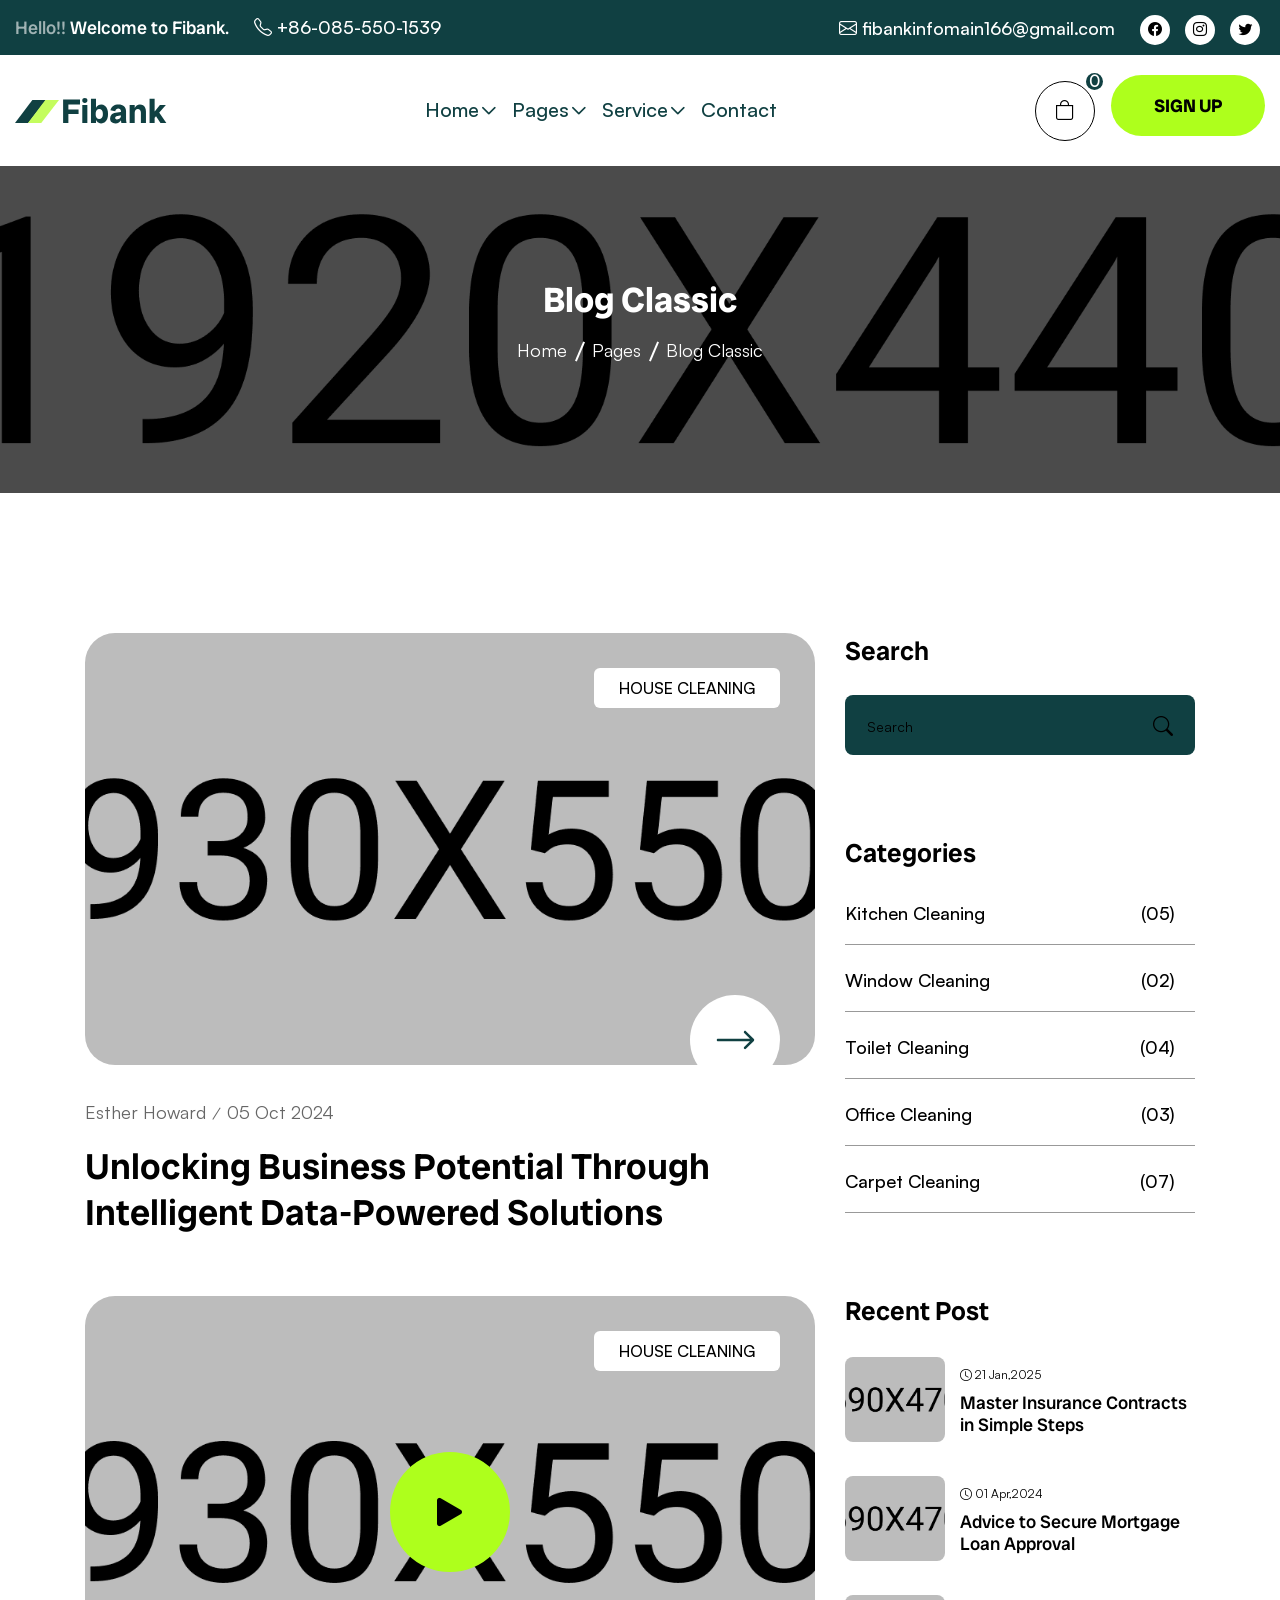
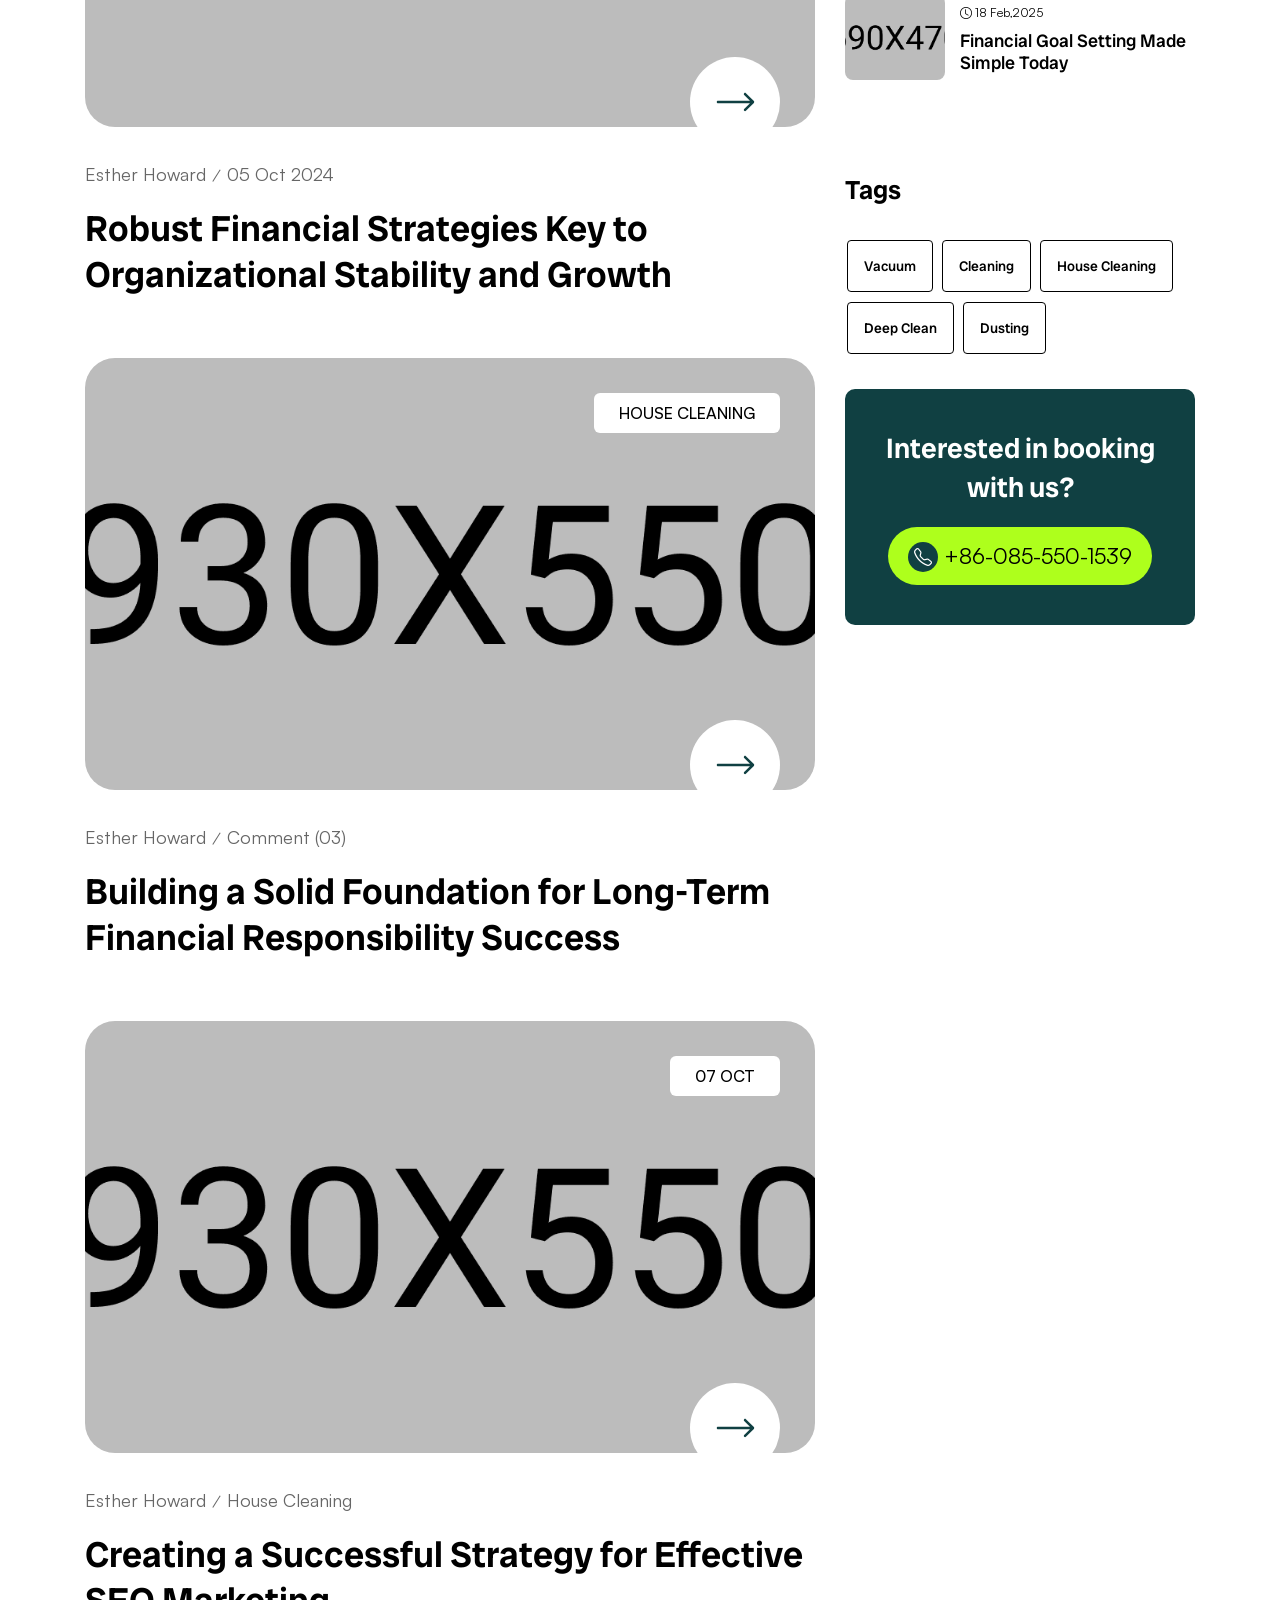
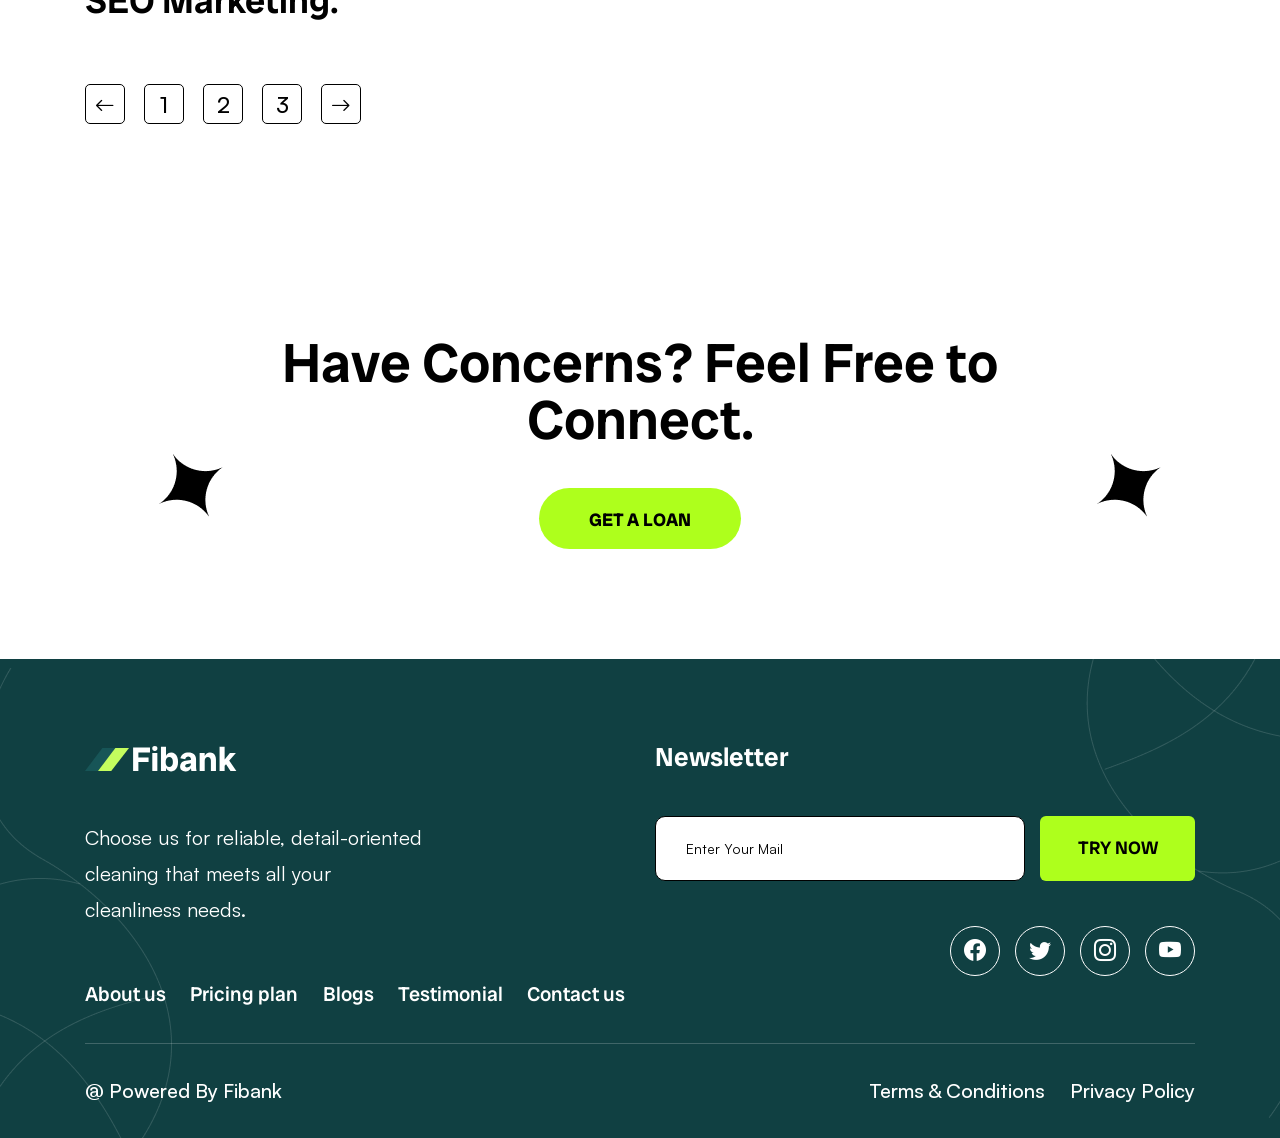
<file: fibank/blog-classic.html>
<!DOCTYPE html>
<html class="no-js" lang="en">

<head>
	<meta charset="utf-8" />
	<meta http-equiv="x-ua-compatible" content="ie=edge" />
	<meta name="keywords"
		content="mobile banking, business consulting, bank loans, credit cards, finance, insurance, broker business, forex trading">
	<meta name="description"
		content="Fibank – is a clean, modern and responsive design that let you to build an exclusive website for mobile banking, business consulting, bank loans, credit cards, finance, insurance, broker business, forex trading.">
	<title>Fibank - Banking And Finnance HTML5 Template</title>
	<meta property="og:site_name" content="Fibank">
	<meta property="og:url" content="">
	<meta property="og:type" content="website">
	<meta property="og:title" content="Fibank - Banking And Finnance HTML5 Template">
	<meta name='og:image' content='images/assets/ogg.png'>
	<!-- For IE -->
	<meta http-equiv="X-UA-Compatible" content="IE=edge">
	<!-- For Resposive Device -->
	<meta name="viewport" content="width=device-width, initial-scale=1.0">
	<!-- For Window Tab Color -->
	<!-- Chrome, Firefox OS and Opera -->
	<meta name="theme-color" content="#913BFF">
	<!-- Windows Phone -->
	<meta name="msapplication-navbutton-color" content="#913BFF">
	<!-- iOS Safari -->
	<meta name="apple-mobile-web-app-status-bar-style" content="#913BFF">

	<!-- <link rel="manifest" href="site.webmanifest" /> -->
	<link rel="shortcut icon" type="image/x-icon" href="assets/img/favicon.png" />
	<!-- Place favicon.ico in the root directory -->

	<!-- CSS here -->
	<link rel="stylesheet" href="assets/css/bootstrap.min.css" />
	<link rel="stylesheet" href="assets/css/satoshi.css" />
	<link rel="stylesheet" href="assets/fonts/bootstrap-icons.css" />
	<link rel="stylesheet" href="assets/css/animate.min.css" />
	<link rel="stylesheet" href="assets/css/slick.css" />
	<link rel="stylesheet" href="assets/css/magnific-popup.css" />
	<link rel="stylesheet" href="assets/css/aos.css" />
	<link rel="stylesheet" href="assets/css/spacing.css" />
	<link rel="stylesheet" href="assets/css/main.css" />
</head>


<body>
	<div class="main-page-wrapper">
		<!--[if lte IE 9]> <p class="browserupgrade"> You are using an <strong>outdated</strong> browser. Please <a href="https://browsehappy.com/">upgrade your browser</a> to improve your experience and security. </p> <![endif]-->

		<!-- Add your site or application content here -->


		<!-- preloader start -->
		<div id="preloader">
			<div id="ctn-preloader" class="ctn-preloader">
				<div class="txt-loading">
					<span data-text-preloader="F" class="letters-loading">
						F
					</span>
					<span data-text-preloader="i" class="letters-loading">
						i
					</span>
					<span data-text-preloader="b" class="letters-loading">
						b
					</span>
					<span data-text-preloader="a" class="letters-loading">
						a
					</span>
					<span data-text-preloader="n" class="letters-loading">
						n
					</span>
					<span data-text-preloader="k" class="letters-loading">
						k
					</span>
				</div>
			</div>
		</div>
		<!-- preloader end  -->


		<!-- offcanvas start  -->
		<div class="offcanvas offcanvas-top theme-bg" tabindex="-1" id="offcanvasTop">
			<div class="offcanvas-header">
				<a data-bs-dismiss="offcanvas" aria-label="Close">
					<i class="fas fa-times search-close" id="search-close"></i>
				</a>
			</div>
			<div class="offcanvas-body">
				<!-- Fullscreen search -->
				<div class="search-wrap">
					<form method="get">
						<input type="search" class="main-search-input" placeholder="Search Your Keyword...">
					</form>
				</div>
				<!-- end fullscreen search -->
			</div>
		</div>
		<!-- offcanvas end  -->

		<!-- shopping-cart-bar start -->
		<div class="cart-menu-right cart-style-1 white-bg">
			<div class="close-icon float-right">
				<a href="javascript:void(0);"><i class="bi bi-x"></i></a>
			</div>
			<div class="dropdown-cart-products">
				<div class="product">
					<div class="product__cart-details">
						<h5 class="product-title">
							<a href="shop.html">Best color ful Lamp for ceiling</a>
						</h5>

						<span class="cart-product-info">
							<span class="cart-product-qty">1</span>
							x $84.00
						</span>
					</div>

					<figure class="product__image-container">
						<a href="shop.html" class="product-img">
							<img src="assets/img/product/cart/product-01.jpg" alt="product">
						</a>
					</figure>
					<a href="#" class="remove-btn" title="Product remove"><i class="fal fa-times"></i></a>
				</div>
				<div class="product">
					<div class="product__cart-details">
						<h5 class="product-title">
							<a href="shop.html">Love color Table Lamp for room</a>
						</h5>

						<span class="cart-product-info">
							<span class="cart-product-qty">1</span>
							x $84.00
						</span>
					</div>

					<figure class="product__image-container">
						<a href="shop.html" class="product-img">
							<img src="assets/img/product/cart/product-02.jpg" alt="product">
						</a>
					</figure>
					<a href="#" class="remove-btn" title="Product remove"><i class="fal fa-times"></i></a>
				</div>
				<div class="product">
					<div class="product__cart-details">
						<h5 class="product-title">
							<a href="shop.html">Best color ful Lamp for ceiling</a>
						</h5>

						<span class="cart-product-info">
							<span class="cart-product-qty">1</span>
							x $84.00
						</span>
					</div>

					<figure class="product__image-container">
						<a href="shop.html" class="product-img">
							<img src="assets/img/product/cart/product-03.jpg" alt="product">
						</a>
					</figure>
					<a href="#" class="remove-btn" title="Product remove"><i class="fal fa-times"></i></a>
				</div>
			</div>

			<div class="cart-total mb-15">
				<span>Total</span>
				<span class="cart-total-price">$160.00</span>
			</div>

			<div class="cart-action">
				<a href="cart.html" class="btn btn-primary">View Cart</a>
				<a href="checkout.html" class="btn btn-outline-primary-2"><span>Checkout</span><i
						class="fal fa-long-arrow-right"></i></a>
			</div>
		</div>
		<!-- shopping-cart-bar end -->

		<!-- header-area start -->
		<header class="theme-main-menu theme-menu-six">
			<div class="header-top">
				<div class="container-fluid">
					<div class="row">
						<div class="col-lg-12">
							<div
								class="topbar-content d-flex align-items-center justify-content-center justify-content-md-between">
								<div class="ht-topbar-left">
									<a class="ht-promo d-none d-md-inline-block" href="#"><span
											class="hello">Hello!!</span>
										Welcome to Fibank.</a>
									<a class="ht-phone d-none d-xl-inline-block" href="#"><span><i
												class="bi bi-telephone"></i></span> +86-085-550-1539</a>
								</div>
								<div class="ht-topbar-right d-flex align-items-center">
									<a class="ht-email d-none d-lg-inline-block" href="#"><span><i
												class="bi bi-envelope"></i></span> fibankinfomain166@gmail.com</a>

									<div class="header-social">
										<a href="@"><i class="bi bi-facebook"></i></a>
										<a href="@"><i class="bi bi-instagram"></i></a>
										<a href="@"><i class="bi bi-twitter"></i></a>
									</div>
								</div>
							</div>
						</div>
					</div>
				</div>
			</div>
			<div class="main-header-area">
				<div class="container-fluid">
					<div class="row align-items-center justify-content-between">
						<div class="col-md-auto col-6">
							<div class="logo-area">
								<a href="index.html"><img src="assets/img/logo/logo-1.svg" alt="Header-logo"></a>
							</div>
						</div>
						<div class="col-md-auto d-flex align-items-center justify-content-end d-lg-inline-block d-none">
							<div class="main-menu d-none d-lg-block">
								<nav id="mobile-menu">
									<ul class="menu-list">
										<li>
											<a href="#">
												Home
											</a>
											<ul class="sub-menu">
												<li>
													<a href="index.html">Home Style 1</a>
												</li>
												<li>
													<a href="index-2.html">Home Style 2</a>
												</li>
												<li>
													<a href="index-3.html">Home Style 3</a>
												</li>
												<li>
													<a href="index-4.html">Home Style 4</a>
												</li>

												<li>
													<a href="index-5.html">Home Style 5</a>
												</li>
											</ul>
										</li>
										<li>
											<a href="#">
												Pages
											</a>
											<ul class="sub-menu">
												<li>
													<a href="about.html">About Us</a>
												</li>
												<li>
													<a href="#">Blog <span class="float-end"><i
																class="bi bi-chevron-down"></i></span></a>
													<ul class="sub-menu">
														<li>
															<a href="blog-grid.html">Blog Grid</a>
														</li>
														<li>
															<a href="blog-list.html">Blog List</a>
														</li>
														<li>
															<a href="blog-classic.html">Blog Classic</a>
														</li>
														<li>
															<a href="blog-details.html">Blog Details</a>
														</li>
													</ul>
												</li>
												<li>
													<a href="#">Shop <span class="float-end"><i
																class="bi bi-chevron-down"></i></span></a>
													<ul class="sub-menu">
														<li>
															<a href="shop.html">Shop</a>
														</li>
														<li>
															<a href="shop-details.html">Shop Details</a>
														</li>
														<li>
															<a href="cart.html">Cart</a>
														</li>
														<li>
															<a href="checkout.html">Checkout</a>
														</li>
													</ul>
												</li>
												<li>
													<a href="#">Project <span class="float-end"><i
																class="bi bi-chevron-down"></i></span></a>
													<ul class="sub-menu">
														<li>
															<a href="project-grid.html">Project Grid</a>
														</li>
														<li>
															<a href="project-details.html">Project Details</a>
														</li>
													</ul>
												</li>
												<li>
													<a href="#">Team <span class="float-end"><i
																class="bi bi-chevron-down"></i></span></a>
													<ul class="sub-menu">
														<li>
															<a href="team.html">Team</a>
														</li>
														<li>
															<a href="team-details.html">Team Details</a>
														</li>
													</ul>
												</li>
												<li>
													<a href="error.html">Error - 404</a>
												</li>
												<li>
													<a href="faq.html">Faq</a>
												</li>
												<li>
													<a href="price.html">Price</a>
												</li>
												<li>
													<a href="testimonial.html">Testimonial</a>
												</li>
											</ul>
										</li>
										<li>
											<a href="#">Service</a>
											<ul class="sub-menu">
												<li>
													<a href="services.html">Services</a>
												</li>
												<li>
													<a href="services-details.html">Services Details</a>
												</li>
											</ul>
										</li>
										<li>
											<a href="contact.html">Contact</a>
										</li>

									</ul>
								</nav>
							</div>
						</div>
						<div class="col-md-auto col-6">
							<div class="right-nav d-flex align-items-center justify-content-end">
								<div class="cart-menu">
									<a class="shopping-cart me-2 me-lg-3" href="#">
										<i class="bi bi-bag"></i>
										<span class="badge">0</span>
									</a>
								</div>
								<div class="quote-btn d-xl-inline-block d-none">
									<a href="login.html" class="ht-btn bs-btn" data-bs-toggle="modal"
										data-bs-target="#loginModal">sign up</a>
								</div>
								<div class="hamburger-menu d-lg-none d-inline-flex">
									<div class="bar-wrap">
										<div class="bar-1"></div>
										<div class="bar-2"></div>
										<div class="bar-3"></div>
									</div>
								</div>
							</div>
						</div>
					</div>
				</div>
			</div>
			<!-- /.theme-main-menu -->
		</header>
		<!-- header-area end -->

		<!-- slide-bar start -->
		<div class="ht-menu-wrapper">
			<div class="ht-menu-area">
				<button class="ht-menu-toggle"><i class="bi bi-x-lg"></i></button>
				<div class="mobile-logo">
					<a href="index.html">
						<img src="assets/img/logo/logo-2.svg" alt="logo">
					</a>
				</div>
				<div class="mobile-menu-wrapper d-lg-none d-inline-block">
					<div class="mobile-menu"></div>
				</div>
				<div class="offset-widget mb-40">
					<div class="info-widget">
						<h4 class="offset-title mb-20">About Us</h4>
						<p class="mb-30">
							But I must explain to you how all this mistaken idea of denouncing pleasure and
							praising pain was born and will give you a complete account of the system and
							expound the actual teachings of the great explore
						</p>
					</div>
				</div>
				<div class="offset-widget mb-30 pr-10">
					<div class="info-widget info-widget2">
						<h4 class="offset-title mb-20">Contact Info</h4>
						<p>
							<i class="fal fa-address-book"></i>
							23/A, Miranda City Likaoli Prikano, Dope
						</p>
						<p>
							<i class="fal fa-phone"></i>
							+0989 7876 9865 9
						</p>
						<p>
							<i class="fal fa-envelope-open"></i>
							info@example.com
						</p>
					</div>
				</div>
				<div class="login-btn text-center">
					<a class="ht-btn w-100" href="login.html">Login</a>
				</div>

			</div>
		</div>
		<!-- side-bar end -->


		<main>

			<!-- page-title-area start -->
			<div class="page-title-area">
				<div class="breadcrumb-wrapper" data-background="assets/img/page-title/page-title-bg.jpg">
					<div class="container">
						<div class="breadcrumb-content text-center">
							<h2 class="breadcrumb-title">Blog Classic</h2>
							<ul class="breadcumb-menu">
								<li><a href="index.html">Home</a></li>
								<li><a href="#">Pages</a></li>
								<li><a href="#">Blog Classic</a></li>
							</ul>
						</div>
					</div>
				</div>
			</div>
			<!-- page-title-area end -->



			<!--blog-classic-section start-->
			<div class="blog-classic-section pt-140 pt-lg-100 pb-125 pb-lg-80">
				<div class="container">
					<div class="row">
						<div class="col-lg-8 pe-xxl-5">
							<div class="classic-style">
								<div class="blog-thumb">
									<a href="blog-details.html" class="blog-tag">House Cleaning</a>
									<img src="assets/img/blog/blog-17.jpg" alt="blog">
								</div>
								<div class="blog-content">
									<div class="blog-meta">
										<a href="blog-details.html">Esther Howard</a>
										<span class="divider"></span>
										<a href="blog-details.html">05 Oct 2024</a>
									</div>
									<h3 class="blog-title"><a href="blog-details.html">Unlocking Business Potential
											Through Intelligent Data-Powered Solutions</a>
									</h3>
									<a class="blog-btn" href="blog-details.html"><img src="assets/img/icon/arrow-4.svg"
											alt=""></a>
								</div>
							</div>

							<div class="classic-style">
								<div class="blog-thumb">
									<a href="blog-details.html" class="blog-tag">House Cleaning</a>
									<img src="assets/img/blog/blog-18.jpg" alt="blog">
									<a href="https://www.youtube.com/watch?v=6stlCkUDG_s&amp;list=PL4Gr5tOAPttLOY9IrWVjJlv4CtkYI5cI_"
										class="popup-video"><i class="bi bi-play-fill"></i></a>
								</div>
								<div class="blog-content">
									<div class="blog-meta">
										<a href="blog-details.html">Esther Howard</a>
										<span class="divider"></span>
										<a href="blog-details.html">05 Oct 2024</a>
									</div>
									<h3 class="blog-title"><a href="blog-details.html">Robust Financial Strategies Key
											to Organizational Stability and Growth</a>
									</h3>
									<a class="blog-btn" href="blog-details.html"><img src="assets/img/icon/arrow-4.svg"
											alt=""></a>
								</div>
							</div>

							<div class="classic-style">
								<div class=" ht-carousel classic-gallery-wrapper position-relative" data-slide-show="1"
									data-arrows="true">
									<div class="classic-gallery-item">
										<div class="blog-thumb">
											<img src="assets/img/blog/blog-19.jpg" alt="blog">
											<a href="blog-details.html" class="blog-tag">House Cleaning</a>
										</div>
									</div>
									<div class="classic-gallery-item">
										<div class="blog-thumb">
											<img src="assets/img/blog/blog-18.jpg" alt="blog">
											<a href="blog-details.html" class="blog-tag">07 Oct</a>
										</div>
									</div>
									<div class="classic-gallery-item">
										<div class="blog-thumb">
											<img src="assets/img/blog/blog-17.jpg" alt="blog">
											<a href="blog-details.html" class="blog-tag">07 Oct</a>
										</div>
									</div>
								</div>
								<div class="blog-content">
									<div class="blog-meta">
										<a href="blog-details.html">Esther Howard</a>
										<span class="divider"></span>
										<a href="blog-details.html">Comment (03)</a>
									</div>
									<h3 class="blog-title"><a href="blog-details.html">Building a Solid Foundation for
											Long-Term Financial Responsibility Success</a>
									</h3>
									<a class="blog-btn" href="blog-details.html"><img src="assets/img/icon/arrow-4.svg"
											alt=""></a>
								</div>
							</div>

							<div class="classic-style">
								<div class="blog-thumb">
									<a href="blog-details.html" class="blog-tag">07 Oct</a>
									<img src="assets/img/blog/blog-19.jpg" alt="blog">
								</div>
								<div class="blog-content">
									<div class="blog-meta">
										<a href="blog-details.html">Esther Howard</a>
										<span class="divider"></span>
										<a href="blog-details.html">House Cleaning</a>
									</div>
									<h3 class="blog-title"><a href="blog-details.html">Creating a Successful
											Strategy
											for Effective SEO Marketing.</a>
									</h3>
									<a class="blog-btn" href="blog-details.html"><img src="assets/img/icon/arrow-4.svg"
											alt=""></a>
								</div>
							</div>

						</div>
						<div class="col-lg-4 ps-xxl-5">
							<div class="blog-sidebar ms-xxl-5 mb-40">
								<div class="widget widget-search mb-50">
									<h3 class="widget-title">Search</h3>
									<form class="search-form" action="#" method="get">
										<input type="text" placeholder="Search">
										<button class="widget-btn" type="submit"> <i class="bi bi-search"></i>
										</button>
									</form>
								</div>
								<div class="widget category-widget-content">
									<h3 class="widget-title">Categories</h3>
									<ul class="list-unstyled category-widget mb-0">
										<li><a href="#">Kitchen Cleaning <span class="float-end">(05)</span> </a></li>
										<li><a href="#">Window Cleaning <span class="float-end">(02)</span> </a></li>
										<li><a href="#">Toilet Cleaning <span class="float-end">(04)</span> </a></li>
										<li><a href="#">Office Cleaning <span class="float-end">(03)</span> </a></li>
										<li><a href="#">Carpet Cleaning <span class="float-end">(07)</span> </a></li>
									</ul>
								</div>
								<div class="widget widget-post mt-50">
									<h3 class="widget-title">Recent Post</h3>
									<article class="recent-post mb-20">
										<a href="blog-details.html">
											<figure class="post-thumb" data-background="assets/img/blog/blog-13.jpg">
											</figure>
										</a>
										<div class="post-content mb-2">
											<span class="date"><i class="bi bi-clock"></i> 21 Jan,2025</span>
											<h5 class="mb-10"><a href="blog-details.html">Master Insurance Contracts in
													Simple Steps</a></h5>
										</div>
									</article>
									<article class="recent-post mb-20">
										<a href="blog-details.html">
											<figure class="post-thumb" data-background="assets/img/blog/blog-14.jpg">
											</figure>
										</a>
										<div class="post-content mb-2">
											<span class="date"><i class="bi bi-clock"></i> 01 Apr,2024</span>
											<h5 class="mb-10"><a href="blog-details.html">Advice to Secure Mortgage Loan
													Approval</a>
											</h5>
										</div>
									</article>
									<article class="recent-post">
										<a href="blog-details.html">
											<figure class="post-thumb" data-background="assets/img/blog/blog-15.jpg">
											</figure>
										</a>
										<div class="post-content mb-2">
											<span class="date"><i class="bi bi-clock"></i> 18 Feb,2025</span>
											<h5 class="mb-10"><a href="blog-details.html">Financial Goal Setting Made
													Simple Today</a></h5>
										</div>
									</article>
								</div>
								<div class="widget widget-categories-tag mt-50">
									<h3 class="widget-title">Tags</h3>
									<div class="tagcloud">
										<a href="#">Vacuum</a>
										<a href="#">Cleaning</a>
										<a href="#">House Cleaning</a>
										<a href="#">Deep Clean</a>
										<a href="#">Dusting</a>
									</div>
								</div>
								<div class="widget-contact">
									<h3 class="contact-title mb-20">Interested in booking
										with us?</h3>
									<p><span><i class="bi bi-telephone"></i></span> +86-085-550-1539</p>
								</div>
							</div>
						</div>
						<div class="col-12">
							<div class="page-navigation">
								<ul class="pagination">
									<li class="page-item"><a class="page-link" href="#"><i
												class="bi bi-arrow-left"></i></a></li>
									<li class="page-item"><a class="page-link" href="#">1</a></li>
									<li class="page-item"><a class="page-link" href="#">2</a></li>
									<li class="page-item"><a class="page-link" href="#">3</a></li>
									<li class="page-item"><a class="page-link" href="#"><i
												class="bi bi-arrow-right"></i></a></li>

								</ul>
							</div>
						</div>
					</div>
				</div>
			</div>
			<!--blog-classic-section end-->


			<!-- cta-section end -->
			<div class="cta-section position-relative pt-70 pb-100 pt-lg-60 pb-lg-60">
				<img class="d-none d-lg-inline-block position-absolute start-0 mt-170 ml-140 top-0 rotation"
					src="assets/img/shape/shape-9.png" alt="shape">
				<img class="d-none d-lg-inline-block position-absolute end-0 mt-170 mr-100 top-0 rotation"
					src="assets/img/shape/shape-9.png" alt="shape">
				<div class="container">
					<div class="row justify-content-center">
						<div class="col-lg-9">
							<div class="title-one text-center">
								<h2 class="title">Have Concerns? Feel Free to Connect.</h2>
								<a href="contact.html" class="ht-btn mt-25">Get a loan</a>
							</div>
						</div>
					</div>
				</div>
			</div>
			<!-- cta-section end -->

		</main>


		<!--footer-area start-->
		<footer class="footer-five theme-bg2 position-relative z-1 pt-80">
			<img class="shape-1 position-absolute bottom-0 z-n1" src="assets/img/shape/shape-15.png" alt="shape">
			<img class="shape-2 position-absolute end-0 top-0 z-n1" src="assets/img/shape/shape-16.png" alt="shape">
			<div class="container">
				<div class="row justify-content-center">
					<div class="col-xxl-6 col-xl-6 text-xl-start text-center">
						<div class="footer-widget">
							<div class="footer-logo">
								<a href="index.html"><img src="assets/img/logo/logo-2.svg" alt="Logo"></a>
							</div>
							<p class="description-text">Choose us for reliable, detail-oriented cleaning that meets all
								your
								cleanliness needs.</p>
							<ul class="d-md-flex justify-content-between">
								<li>
									<a href="about.html">About us</a>
								</li>
								<li>
									<a href="price.html">Pricing plan</a>
								</li>
								<li>
									<a href="blog-grid.html">Blogs</a>
								</li>
								<li>
									<a href="about.html">Testimonial</a>
								</li>
								<li>
									<a href="contact.html">Contact us</a>
								</li>
							</ul>
						</div>
					</div>
					<div class="offset-xxl-1 col-xxl-5 col-xl-6 col-lg-7 text-center text-xl-end">
						<h4 class="widget-title text-xl-start text-center">Newsletter</h4>
						<div class="subscribe-form sub-form-3 d-md-flex align-items-center mb-45">
							<input type="text" placeholder="Enter Your Mail">
							<button type="submit">Try Now</button>
						</div>
						<div class="social-links mb-5">
							<a href="#"><i class="bi bi-facebook"></i></a>
							<a href="#"><i class="bi bi-twitter"></i></a>
							<a href="#"><i class="bi bi-instagram"></i></a>
							<a href="#"><i class="bi bi-youtube"></i></a>
						</div>
					</div>
				</div>
			</div>
			<div class="container">
				<div class="copyright-wrap pt-30">
					<div class="row align-items-center">
						<div class="col-lg-6 col-md-6 text-center text-md-start">
							<div class="copyright-text pb-30">
								<a href="https://themeforest.net/user/creativegigs/portfolio">@ Powered By Fibank</a>
							</div>
						</div>
						<div class="col-lg-6 col-md-6 text-center text-md-end pb-30">
							<ul class="footer-menu">
								<li><a href="#">Terms & Conditions</a></li>
								<li><a href="#">Privacy Policy</a></li>
							</ul>
						</div>
					</div>
				</div>
			</div>
		</footer>
		<!--footer-area end-->

		<!-- Modal -->
		<div class="modal fade" id="loginModal" tabindex="-1" aria-labelledby="loginModal" aria-hidden="true">
			<div class="modal-dialog modal-fullscreen modal-dialog-centered">
				<div class="container">
					<div class="user-data-form modal-content">
						<button type="button" class="btn-close" data-bs-dismiss="modal" aria-label="Close"></button>
						<div class="form-wrapper m-auto">
							<ul class="nav nav-tabs border-0 w-100" role="tablist">
								<li class="nav-item" role="presentation">
									<button class="nav-link active" data-bs-toggle="tab" data-bs-target="#fc1"
										role="tab" aria-selected="true">Login</button>
								</li>
								<li class="nav-item" role="presentation">
									<button class="nav-link" data-bs-toggle="tab" data-bs-target="#fc2" role="tab"
										aria-selected="false" tabindex="-1">Signup</button>
								</li>
							</ul>
							<div class="tab-content mt-30">
								<div class="tab-pane show active" role="tabpanel" id="fc1">
									<div class="text-center mb-20">
										<h2>Hi, Welcome Back!</h2>
										<p>Still don't have an account? <a href="#">Sign up</a></p>
									</div>
									<form action="#">
										<div class="row">
											<div class="col-12">
												<div class="input-wrapper position-relative mb-25">
													<label>Email*</label>
													<input type="email" placeholder="Youremail@gmail.com">
												</div>
											</div>
											<div class="col-12">
												<div class="input-wrapper position-relative mb-20">
													<label>Password*</label>
													<input type="password" placeholder="Enter Password"
														class="pass-log-id">
													<span class="placeholder-icon"><span class="passVicon"><img
																src="assets/img/icon/icon-44.svg"
																alt="icon"></span></span>
												</div>
											</div>
											<div class="col-12">
												<div
													class="agreement-checkbox d-flex justify-content-between align-items-center">
													<div>
														<input type="checkbox" id="remember">
														<label for="remember">Keep me logged in</label>
													</div>
													<a href="#">Forget Password?</a>
												</div> <!-- /.agreement-checkbox -->
											</div>
											<div class="col-12">
												<button class="ht-btn w-100 d-block mt-20">Login</button>
											</div>
										</div>
									</form>
								</div>
								<!-- /.tab-pane -->
								<div class="tab-pane" role="tabpanel" id="fc2">
									<div class="text-center mb-20">
										<h2>Register</h2>
										<p>Already have an account? <a href="#">Login</a></p>
									</div>
									<form action="#">
										<div class="row">
											<div class="col-12">
												<div class="input-wrapper position-relative mb-25">
													<label>Name*</label>
													<input type="text" placeholder="Hamina Hasan">
												</div>
											</div>
											<div class="col-12">
												<div class="input-wrapper position-relative mb-25">
													<label>Email*</label>
													<input type="email" placeholder="haminahasan@gmail.com">
												</div>
											</div>
											<div class="col-12">
												<div class="input-wrapper position-relative mb-20">
													<label>Password*</label>
													<input type="password" placeholder="Enter Password"
														class="pass-log-id">
													<span class="placeholder-icon"><span class="passVicon"><img
																src="assets/img/icon/icon-44.svg"
																alt="icon"></span></span>
												</div>
											</div>
											<div class="col-12">
												<div
													class="agreement-checkbox d-flex justify-content-between align-items-center">
													<div>
														<input type="checkbox" id="remember2">
														<label for="remember2">By hitting the "Register" button, you
															agree
															to the <a href="#">Terms conditions</a> &amp; <a
																href="#">Privacy Policy</a></label>
													</div>
												</div> <!-- /.agreement-checkbox -->
											</div>
											<div class="col-12">
												<button class="btn-four w-100 tran3s d-block mt-20">Sign up</button>
											</div>
										</div>
									</form>
								</div>
								<!-- /.tab-pane -->
							</div>

							<div class="d-flex align-items-center mt-30 mb-10">
								<div class="line"></div>
								<span class="pe-3 ps-3 fs-6">OR</span>
								<div class="line"></div>
							</div>
							<div class="row">
								<div class="col-sm-6">
									<a href="#"
										class="social-use-btn d-flex align-items-center justify-content-center tran3s w-100 mt-10">
										<img src="assets/img/icon/google-2.svg" alt="icon">
										<span class="ps-3">Signup with Google</span>
									</a>
								</div>
								<div class="col-sm-6">
									<a href="#"
										class="social-use-btn d-flex align-items-center justify-content-center tran3s w-100 mt-10">
										<img src="assets/img/icon/fb.svg" alt="icon">
										<span class="ps-3">Signup with Facebook</span>
									</a>
								</div>
							</div>
						</div>
					</div>
				</div>
			</div>
		</div>

		<!--scrollToTopBtn end-->
		<a id="scrollToTopBtn" class="progress-wrap">
			<i class="bi bi-arrow-up"></i>
		</a>


	</div>
	<!--main-page-wrapper end-->


	<!-- JS here -->

	<script src="assets/js/modernizr-3.5.0.min.js"></script>
	<script src="assets/js/jquery-3.5.1.min.js"></script>
	<script src="assets/js/popper.min.js"></script>
	<script src="assets/js/bootstrap.min.js"></script>
	<script src="assets/js/jquery.meanmenu.js"></script>
	<script src="assets/js/slick.min.js"></script>
	<script src="assets/js/imagesloaded.pkgd.min.js"></script>
	<script src="assets/js/isotope.pkgd.min.js"></script>
	<script src="assets/js/jquery.magnific-popup.min.js"></script>
	<script src="assets/js/wow.min.js"></script>
	<script src="assets/js/aos.js"></script>
	<script src="assets/js/jquery.counterup.min.js"></script>
	<script src="assets/js/jquery.waypoints.min.js"></script>
	<script src="assets/js/jquery.easypiechart.min.js"></script>
	<script src="assets/js/jquery-ui.js"></script>

	<!--Custom JS here -->
	<script src="assets/js/main.js"></script>


</body>

</html>
</file>
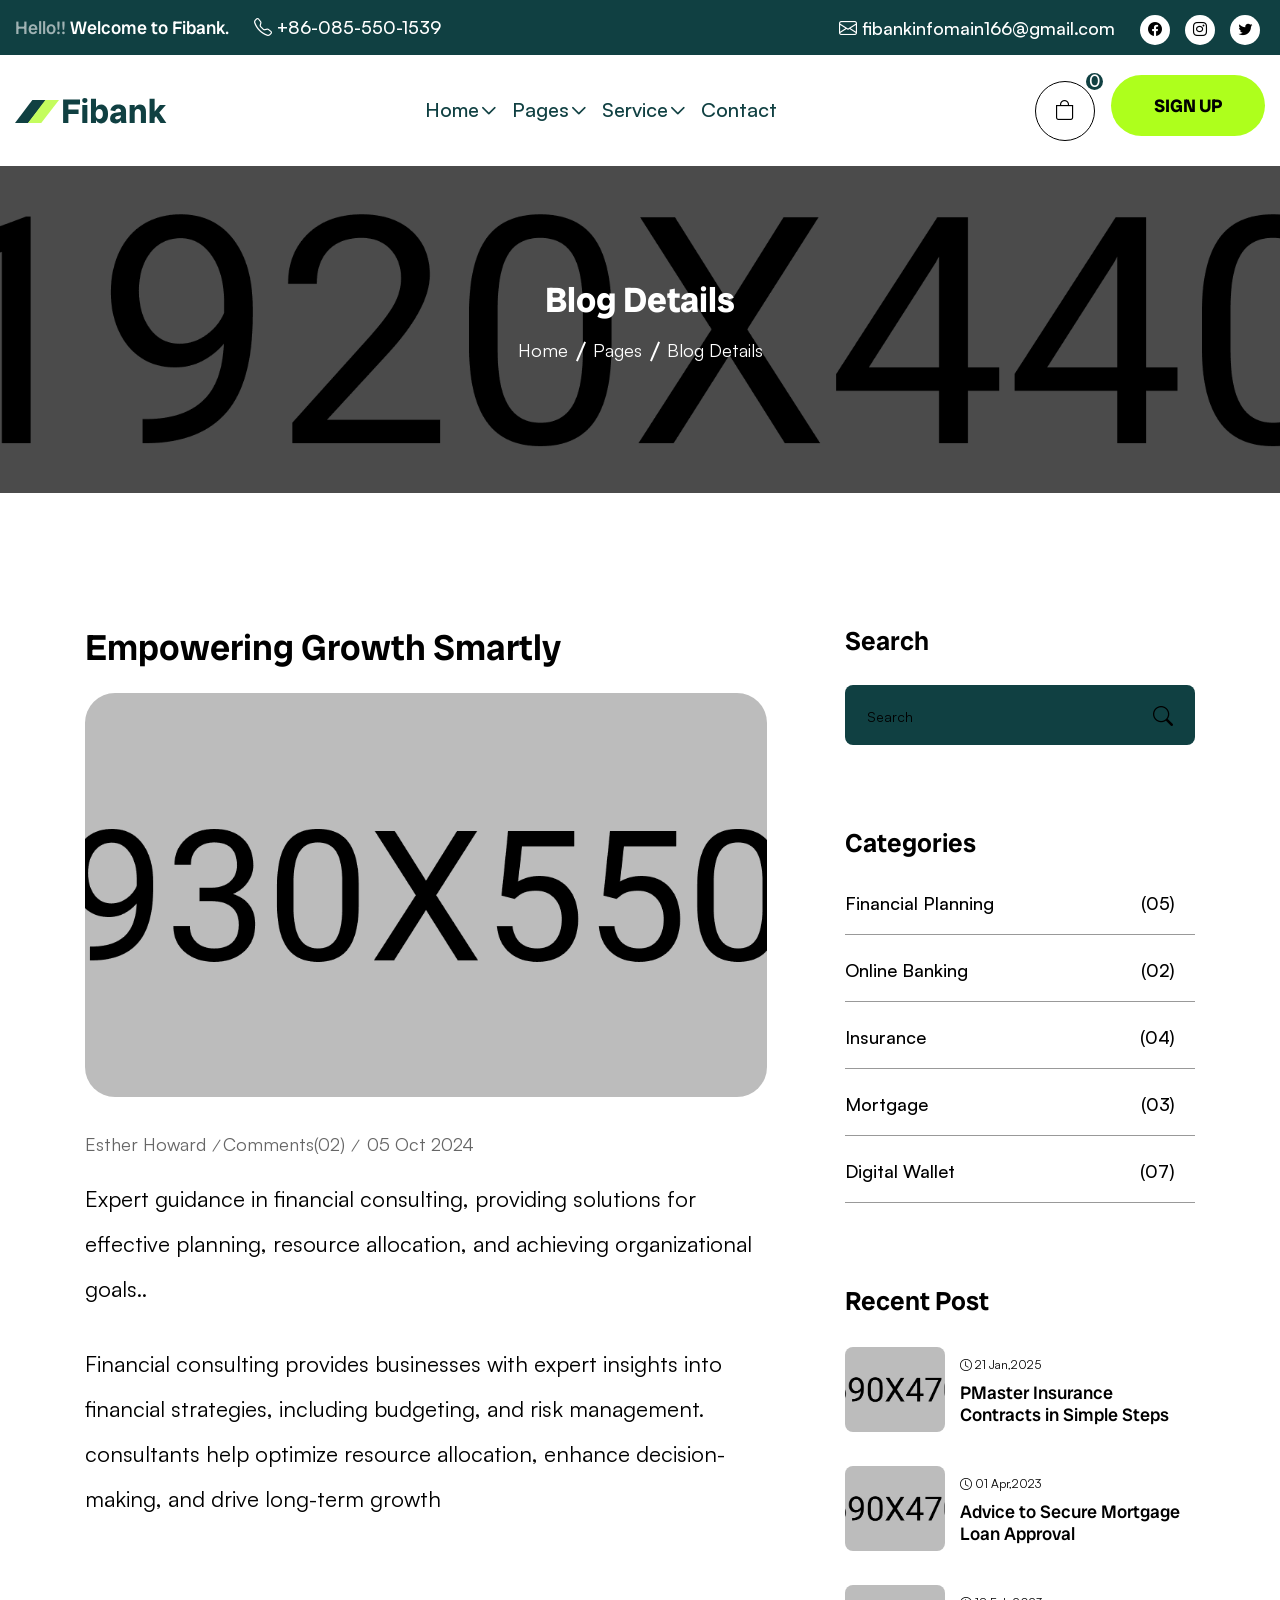
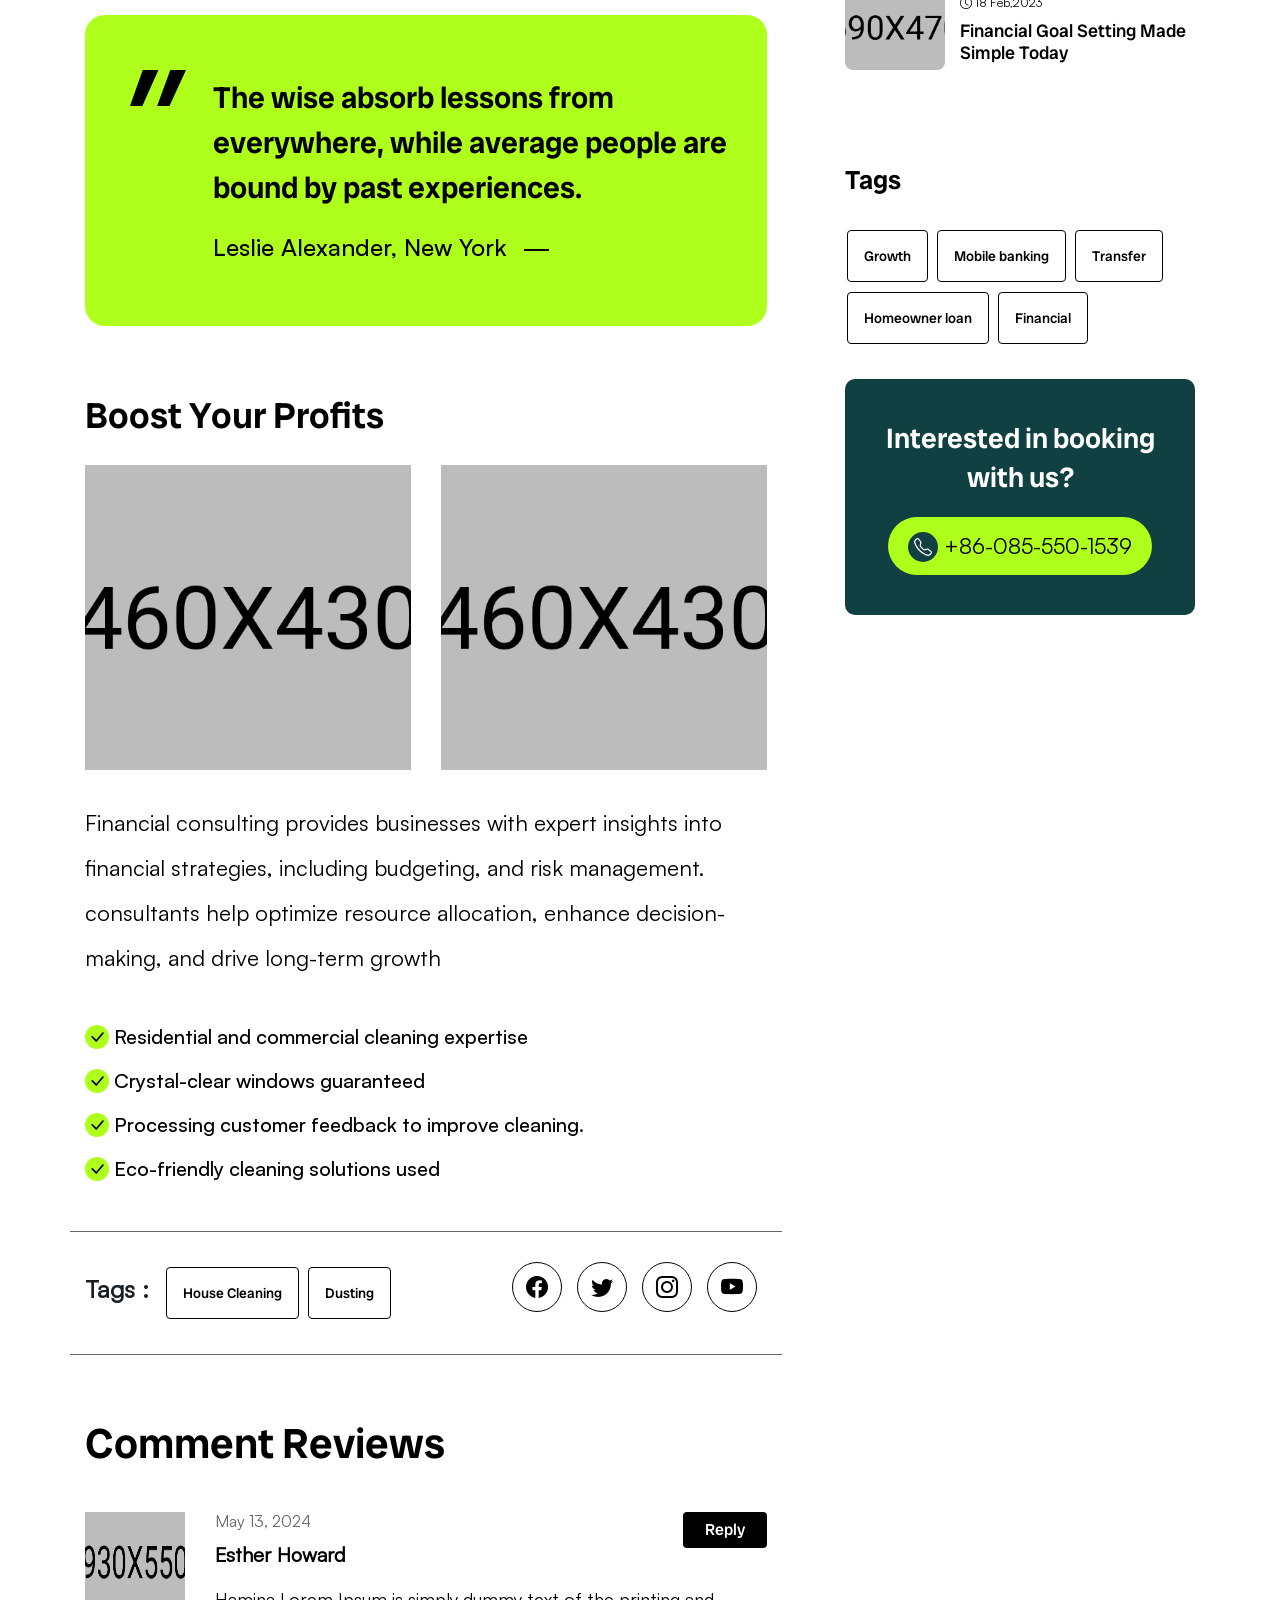
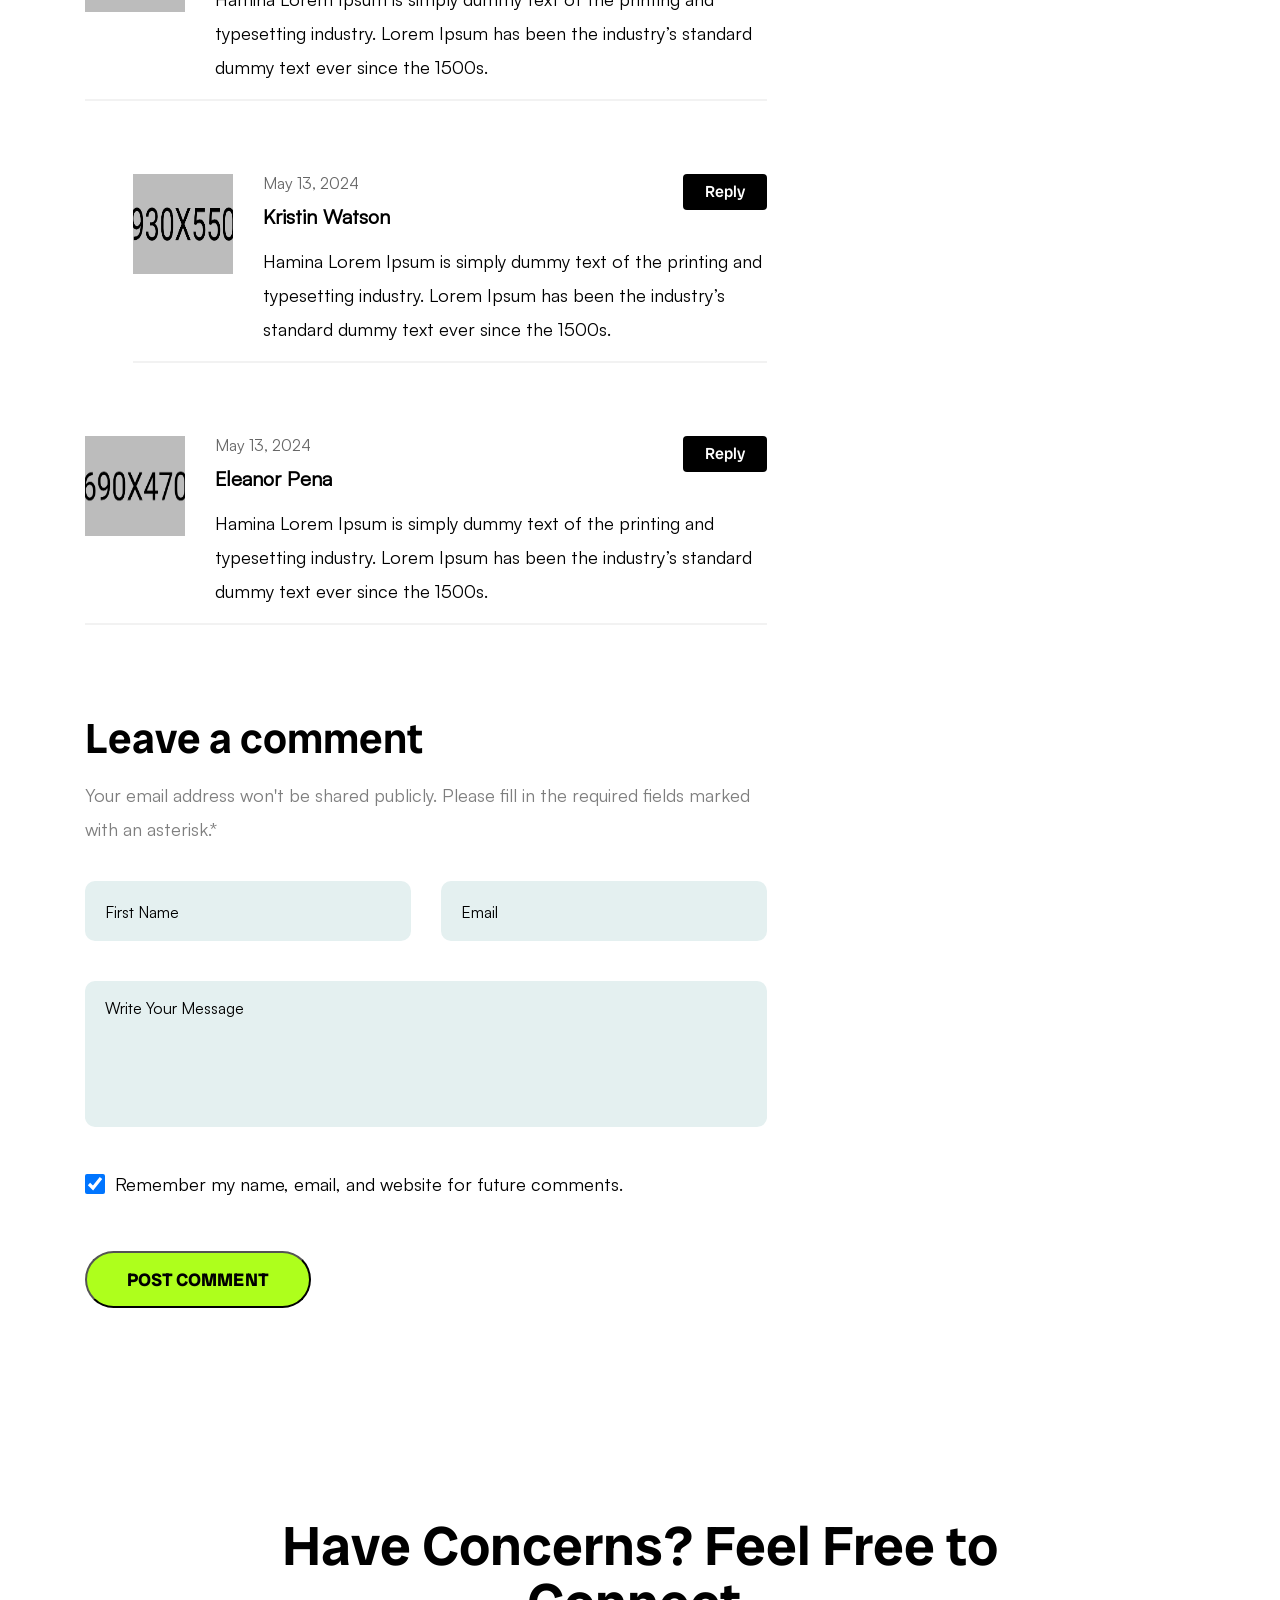
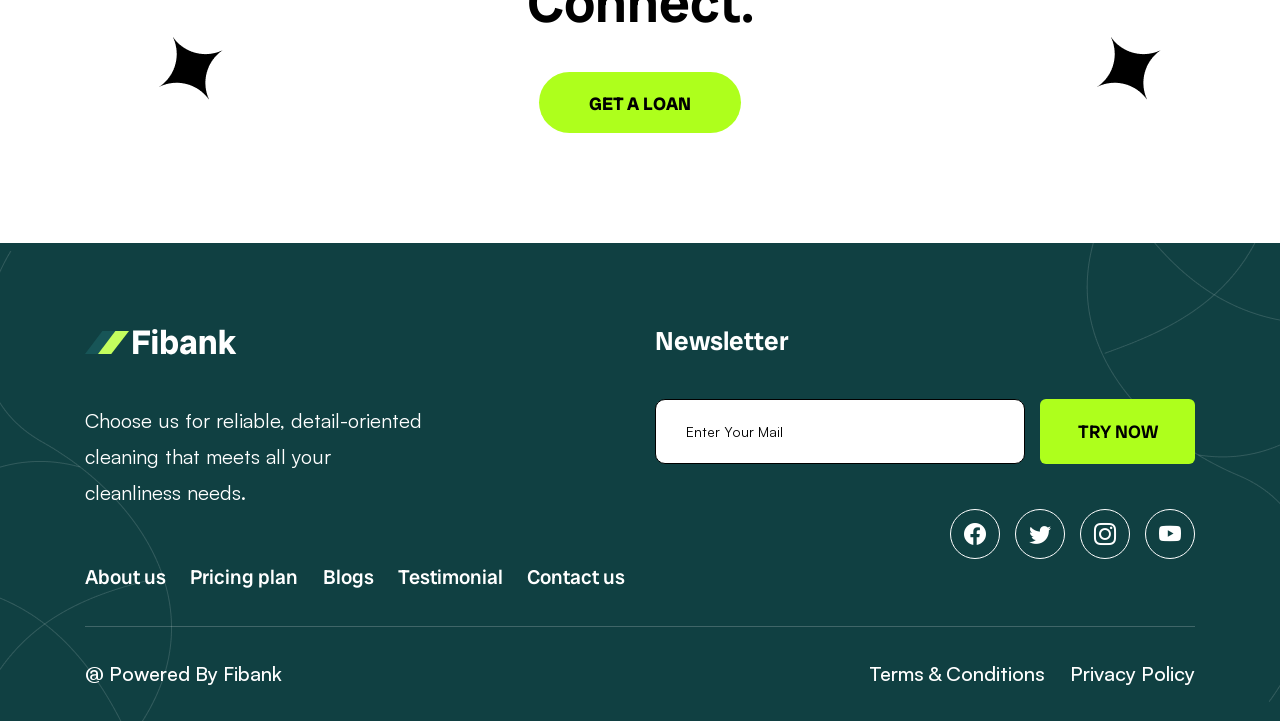
<file: fibank/blog-details.html>
<!DOCTYPE html>
<html class="no-js" lang="en">

<head>
	<meta charset="utf-8" />
	<meta http-equiv="x-ua-compatible" content="ie=edge" />
	<meta name="keywords"
		content="mobile banking, business consulting, bank loans, credit cards, finance, insurance, broker business, forex trading">
	<meta name="description"
		content="Fibank – is a clean, modern and responsive design that let you to build an exclusive website for mobile banking, business consulting, bank loans, credit cards, finance, insurance, broker business, forex trading.">
	<title>Fibank - Banking And Finnance HTML5 Template</title>
	<meta property="og:site_name" content="Fibank">
	<meta property="og:url" content="">
	<meta property="og:type" content="website">
	<meta property="og:title" content="Fibank - Banking And Finnance HTML5 Template">
	<meta name='og:image' content='images/assets/ogg.png'>
	<!-- For IE -->
	<meta http-equiv="X-UA-Compatible" content="IE=edge">
	<!-- For Resposive Device -->
	<meta name="viewport" content="width=device-width, initial-scale=1.0">
	<!-- For Window Tab Color -->
	<!-- Chrome, Firefox OS and Opera -->
	<meta name="theme-color" content="#913BFF">
	<!-- Windows Phone -->
	<meta name="msapplication-navbutton-color" content="#913BFF">
	<!-- iOS Safari -->
	<meta name="apple-mobile-web-app-status-bar-style" content="#913BFF">

	<!-- <link rel="manifest" href="site.webmanifest" /> -->
	<link rel="shortcut icon" type="image/x-icon" href="assets/img/favicon.png" />
	<!-- Place favicon.ico in the root directory -->

	<!-- CSS here -->
	<link rel="stylesheet" href="assets/css/bootstrap.min.css" />
	<link rel="stylesheet" href="assets/css/satoshi.css" />
	<link rel="stylesheet" href="assets/fonts/bootstrap-icons.css" />
	<link rel="stylesheet" href="assets/css/animate.min.css" />
	<link rel="stylesheet" href="assets/css/slick.css" />
	<link rel="stylesheet" href="assets/css/magnific-popup.css" />
	<link rel="stylesheet" href="assets/css/aos.css" />
	<link rel="stylesheet" href="assets/css/spacing.css" />
	<link rel="stylesheet" href="assets/css/main.css" />
</head>


<body>
	<div class="main-page-wrapper">
		<!--[if lte IE 9]> <p class="browserupgrade"> You are using an <strong>outdated</strong> browser. Please <a href="https://browsehappy.com/">upgrade your browser</a> to improve your experience and security. </p> <![endif]-->

		<!-- Add your site or application content here -->


		<!-- preloader start -->
		<div id="preloader">
			<div id="ctn-preloader" class="ctn-preloader">
				<div class="txt-loading">
					<span data-text-preloader="F" class="letters-loading">
						F
					</span>
					<span data-text-preloader="i" class="letters-loading">
						i
					</span>
					<span data-text-preloader="b" class="letters-loading">
						b
					</span>
					<span data-text-preloader="a" class="letters-loading">
						a
					</span>
					<span data-text-preloader="n" class="letters-loading">
						n
					</span>
					<span data-text-preloader="k" class="letters-loading">
						k
					</span>
				</div>
			</div>
		</div>
		<!-- preloader end  -->


		<!-- offcanvas start  -->
		<div class="offcanvas offcanvas-top theme-bg" tabindex="-1" id="offcanvasTop">
			<div class="offcanvas-header">
				<a data-bs-dismiss="offcanvas" aria-label="Close">
					<i class="fas fa-times search-close" id="search-close"></i>
				</a>
			</div>
			<div class="offcanvas-body">
				<!-- Fullscreen search -->
				<div class="search-wrap">
					<form method="get">
						<input type="search" class="main-search-input" placeholder="Search Your Keyword...">
					</form>
				</div>
				<!-- end fullscreen search -->
			</div>
		</div>
		<!-- offcanvas end  -->

		<!-- shopping-cart-bar start -->
		<div class="cart-menu-right cart-style-1 white-bg">
			<div class="close-icon float-right">
				<a href="javascript:void(0);"><i class="bi bi-x"></i></a>
			</div>
			<div class="dropdown-cart-products">
				<div class="product">
					<div class="product__cart-details">
						<h5 class="product-title">
							<a href="shop.html">Best color ful Lamp for ceiling</a>
						</h5>

						<span class="cart-product-info">
							<span class="cart-product-qty">1</span>
							x $84.00
						</span>
					</div>

					<figure class="product__image-container">
						<a href="shop.html" class="product-img">
							<img src="assets/img/product/cart/product-01.jpg" alt="product">
						</a>
					</figure>
					<a href="#" class="remove-btn" title="Product remove"><i class="fal fa-times"></i></a>
				</div>
				<div class="product">
					<div class="product__cart-details">
						<h5 class="product-title">
							<a href="shop.html">Love color Table Lamp for room</a>
						</h5>

						<span class="cart-product-info">
							<span class="cart-product-qty">1</span>
							x $84.00
						</span>
					</div>

					<figure class="product__image-container">
						<a href="shop.html" class="product-img">
							<img src="assets/img/product/cart/product-02.jpg" alt="product">
						</a>
					</figure>
					<a href="#" class="remove-btn" title="Product remove"><i class="fal fa-times"></i></a>
				</div>
				<div class="product">
					<div class="product__cart-details">
						<h5 class="product-title">
							<a href="shop.html">Best color ful Lamp for ceiling</a>
						</h5>

						<span class="cart-product-info">
							<span class="cart-product-qty">1</span>
							x $84.00
						</span>
					</div>

					<figure class="product__image-container">
						<a href="shop.html" class="product-img">
							<img src="assets/img/product/cart/product-03.jpg" alt="product">
						</a>
					</figure>
					<a href="#" class="remove-btn" title="Product remove"><i class="fal fa-times"></i></a>
				</div>
			</div>

			<div class="cart-total mb-15">
				<span>Total</span>
				<span class="cart-total-price">$160.00</span>
			</div>

			<div class="cart-action">
				<a href="cart.html" class="btn btn-primary">View Cart</a>
				<a href="checkout.html" class="btn btn-outline-primary-2"><span>Checkout</span><i
						class="fal fa-long-arrow-right"></i></a>
			</div>
		</div>
		<!-- shopping-cart-bar end -->

		<!-- header-area start -->
		<header class="theme-main-menu theme-menu-six">
			<div class="header-top">
				<div class="container-fluid">
					<div class="row">
						<div class="col-lg-12">
							<div
								class="topbar-content d-flex align-items-center justify-content-center justify-content-md-between">
								<div class="ht-topbar-left">
									<a class="ht-promo d-none d-md-inline-block" href="#"><span
											class="hello">Hello!!</span>
										Welcome to Fibank.</a>
									<a class="ht-phone d-none d-xl-inline-block" href="#"><span><i
												class="bi bi-telephone"></i></span> +86-085-550-1539</a>
								</div>
								<div class="ht-topbar-right d-flex align-items-center">
									<a class="ht-email d-none d-lg-inline-block" href="#"><span><i
												class="bi bi-envelope"></i></span> fibankinfomain166@gmail.com</a>

									<div class="header-social">
										<a href="@"><i class="bi bi-facebook"></i></a>
										<a href="@"><i class="bi bi-instagram"></i></a>
										<a href="@"><i class="bi bi-twitter"></i></a>
									</div>
								</div>
							</div>
						</div>
					</div>
				</div>
			</div>
			<div class="main-header-area">
				<div class="container-fluid">
					<div class="row align-items-center justify-content-between">
						<div class="col-md-auto col-6">
							<div class="logo-area">
								<a href="index.html"><img src="assets/img/logo/logo-1.svg" alt="Header-logo"></a>
							</div>
						</div>
						<div class="col-md-auto d-flex align-items-center justify-content-end d-lg-inline-block d-none">
							<div class="main-menu d-none d-lg-block">
								<nav id="mobile-menu">
									<ul class="menu-list">
										<li>
											<a href="#">
												Home
											</a>
											<ul class="sub-menu">
												<li>
													<a href="index.html">Home Style 1</a>
												</li>
												<li>
													<a href="index-2.html">Home Style 2</a>
												</li>
												<li>
													<a href="index-3.html">Home Style 3</a>
												</li>
												<li>
													<a href="index-4.html">Home Style 4</a>
												</li>

												<li>
													<a href="index-5.html">Home Style 5</a>
												</li>
											</ul>
										</li>
										<li>
											<a href="#">
												Pages
											</a>
											<ul class="sub-menu">
												<li>
													<a href="about.html">About Us</a>
												</li>
												<li>
													<a href="#">Blog <span class="float-end"><i
																class="bi bi-chevron-down"></i></span></a>
													<ul class="sub-menu">
														<li>
															<a href="blog-grid.html">Blog Grid</a>
														</li>
														<li>
															<a href="blog-list.html">Blog List</a>
														</li>
														<li>
															<a href="blog-classic.html">Blog Classic</a>
														</li>
														<li>
															<a href="blog-details.html">Blog Details</a>
														</li>
													</ul>
												</li>
												<li>
													<a href="#">Shop <span class="float-end"><i
																class="bi bi-chevron-down"></i></span></a>
													<ul class="sub-menu">
														<li>
															<a href="shop.html">Shop</a>
														</li>
														<li>
															<a href="shop-details.html">Shop Details</a>
														</li>
														<li>
															<a href="cart.html">Cart</a>
														</li>
														<li>
															<a href="checkout.html">Checkout</a>
														</li>
													</ul>
												</li>
												<li>
													<a href="#">Project <span class="float-end"><i
																class="bi bi-chevron-down"></i></span></a>
													<ul class="sub-menu">
														<li>
															<a href="project-grid.html">Project Grid</a>
														</li>
														<li>
															<a href="project-details.html">Project Details</a>
														</li>
													</ul>
												</li>
												<li>
													<a href="#">Team <span class="float-end"><i
																class="bi bi-chevron-down"></i></span></a>
													<ul class="sub-menu">
														<li>
															<a href="team.html">Team</a>
														</li>
														<li>
															<a href="team-details.html">Team Details</a>
														</li>
													</ul>
												</li>
												<li>
													<a href="error.html">Error - 404</a>
												</li>
												<li>
													<a href="faq.html">Faq</a>
												</li>
												<li>
													<a href="price.html">Price</a>
												</li>
												<li>
													<a href="testimonial.html">Testimonial</a>
												</li>
											</ul>
										</li>
										<li>
											<a href="#">Service</a>
											<ul class="sub-menu">
												<li>
													<a href="services.html">Services</a>
												</li>
												<li>
													<a href="services-details.html">Services Details</a>
												</li>
											</ul>
										</li>
										<li>
											<a href="contact.html">Contact</a>
										</li>

									</ul>
								</nav>
							</div>
						</div>
						<div class="col-md-auto col-6">
							<div class="right-nav d-flex align-items-center justify-content-end">
								<div class="cart-menu">
									<a class="shopping-cart me-2 me-lg-3" href="#">
										<i class="bi bi-bag"></i>
										<span class="badge">0</span>
									</a>
								</div>
								<div class="quote-btn d-xl-inline-block d-none">
									<a href="login.html" class="ht-btn bs-btn" data-bs-toggle="modal"
										data-bs-target="#loginModal">sign up</a>
								</div>
								<div class="hamburger-menu d-lg-none d-inline-flex">
									<div class="bar-wrap">
										<div class="bar-1"></div>
										<div class="bar-2"></div>
										<div class="bar-3"></div>
									</div>
								</div>
							</div>
						</div>
					</div>
				</div>
			</div>
			<!-- /.theme-main-menu -->
		</header>
		<!-- header-area end -->

		<!-- slide-bar start -->
		<div class="ht-menu-wrapper">
			<div class="ht-menu-area">
				<button class="ht-menu-toggle"><i class="bi bi-x-lg"></i></button>
				<div class="mobile-logo">
					<a href="index.html">
						<img src="assets/img/logo/logo-2.svg" alt="logo">
					</a>
				</div>
				<div class="mobile-menu-wrapper d-lg-none d-inline-block">
					<div class="mobile-menu"></div>
				</div>
				<div class="offset-widget mb-40">
					<div class="info-widget">
						<h4 class="offset-title mb-20">About Us</h4>
						<p class="mb-30">
							But I must explain to you how all this mistaken idea of denouncing pleasure and
							praising pain was born and will give you a complete account of the system and
							expound the actual teachings of the great explore
						</p>
					</div>
				</div>
				<div class="offset-widget mb-30 pr-10">
					<div class="info-widget info-widget2">
						<h4 class="offset-title mb-20">Contact Info</h4>
						<p>
							<i class="fal fa-address-book"></i>
							23/A, Miranda City Likaoli Prikano, Dope
						</p>
						<p>
							<i class="fal fa-phone"></i>
							+0989 7876 9865 9
						</p>
						<p>
							<i class="fal fa-envelope-open"></i>
							info@example.com
						</p>
					</div>
				</div>
				<div class="login-btn text-center">
					<a class="ht-btn w-100" href="login.html">Login</a>
				</div>

			</div>
		</div>
		<!-- side-bar end -->


		<main>

			<!-- page-title-area start -->
			<div class="page-title-area">
				<div class="breadcrumb-wrapper" data-background="assets/img/page-title/page-title-bg.jpg">
					<div class="container">
						<div class="breadcrumb-content text-center">
							<h2 class="breadcrumb-title">Blog Details</h2>
							<ul class="breadcumb-menu">
								<li><a href="index.html">Home</a></li>
								<li><a href="#">Pages</a></li>
								<li><a href="#">Blog Details</a></li>
							</ul>
						</div>
					</div>
				</div>
			</div>
			<!-- page-title-area end -->

			<!--blog-details-section start-->
			<div class="blog-details-section pt-130 pt-lg-100 pb-95 pb-lg-40">
				<div class="container">
					<div class="row">
						<div class="col-lg-8">
							<div class="blog-details-wrapper pe-xl-5 mb-45">
								<div class="classic-style">
									<h4 class="semi-title mb-20"><a href="blog-details.html">Empowering Growth
											Smartly</a>
									</h4>
									<a href="blog-details.html" class="blog-thumb">
										<img class="w-100" src="assets/img/blog/blog-18.jpg" alt="blog">
									</a>
									<div class="blog-content pb-1">
										<div class="blog-meta">
											<a href="blog-details.html">Esther Howard</a>
											<span class="divider"></span>
											<a href="blog-details.html">Comments(02)</a>
											<span class="divider"></span>
											<a href="blog-details.html">05 Oct 2024</a>
										</div>
										<p class="text-lg">Expert guidance in financial consulting, providing solutions
											for effective planning, resource allocation, and achieving organizational
											goals..</p>
										<p class="text-lg">Financial consulting provides businesses with expert insights
											into financial strategies, including budgeting, and risk management.
											consultants help optimize resource allocation, enhance decision-making, and
											drive long-term growth</p>
									</div>
								</div>

								<blockquote class="blockquote mb-65">
									<div class="quote-icon">
										<img src="assets/img/icon/icon-43.svg" alt="author">
									</div>
									<p>The wise absorb lessons from everywhere, while average people are bound by past
										experiences.</p>
									<div class="blockquote-footer">
										Leslie Alexander, New York
									</div>
								</blockquote>

								<h3 class="semi-title mt-4 mb-4">Boost Your Profits</h3>
								<div class="row align-items-center">
									<div class="col-md-6">
										<div class="img-box mb-30">
											<img class="w-100" src="assets/img/blog/blog-20.jpg" alt="blog">
										</div>
									</div>
									<div class="col-md-6">
										<div class="img-box mb-30">
											<img class="w-100" src="assets/img/blog/blog-21.jpg" alt="blog">
										</div>
									</div>
								</div>

								<p class="pb-30 text-lg">Financial consulting provides businesses with expert
									insights into financial strategies, including budgeting, and risk management.
									consultants help optimize resource allocation, enhance decision-making, and drive
									long-term growth</p>

								<div class="feature-list-seven mb-20">
									<span class="icon"><i class="bi bi-check-lg"></i></span>
									<span class="feature-title">Residential and commercial cleaning expertise</span>
								</div>
								<div class="feature-list-seven  mb-20">
									<span class="icon"><i class="bi bi-check-lg"></i></span>
									<span class="feature-title">Crystal-clear windows guaranteed</span>
								</div>
								<div class="feature-list-seven  mb-20">
									<span class="icon"><i class="bi bi-check-lg"></i></span>
									<span class="feature-title">Processing customer feedback to improve cleaning.</span>
								</div>
								<div class="feature-list-seven  mb-20">
									<span class="icon"><i class="bi bi-check-lg"></i></span>
									<span class="feature-title">Eco-friendly cleaning solutions used</span>
								</div>

								<div class="row media-content pt-30 mb-60">
									<div class="col-md-6">
										<div class="tagcloud mb-30">
											<span>Tags :</span>
											<a href="#">House Cleaning</a>
											<a href="#">Dusting</a>
										</div>
									</div>
									<div class="col-md-6 text-md-end text-center">
										<div class="team-social-2 mb-30">
											<a href="#"><i class="bi bi-facebook"></i></a>
											<a href="#"><i class="bi bi-twitter"></i></a>
											<a href="#"><i class="bi bi-instagram"></i></a>
											<a href="#"><i class="bi bi-youtube"></i></a>
										</div>
									</div>
								</div>
								<div class="comment-list">
									<h3 class="comment-title mb-30">Comment Reviews</h3>
									<ul class="list-unstyled p-0 m-0">
										<li>
											<div class="comment-box d-sm-flex">
												<div class="comment-avatar">
													<img alt="author" src="assets/img/blog/blog-18.jpg" class="avatar">
												</div>
												<div class="comment-content">
													<div class="avatar-name mb-10">
														<p class="date">May 13, 2024</p>
														<div class="name"><a href="#">Esther Howard</a></div>
													</div>
													<p>Hamina Lorem Ipsum is simply dummy text of the printing and
														typesetting industry. Lorem Ipsum has been the industry’s
														standard dummy text ever since the 1500s.</p>

													<div class="comments-replay">
														<a rel="nofollow" class="comment-reply-link" href="#">Reply</a>
													</div>

												</div>
											</div>
										</li>
										<li class="ps-md-5 ms-xxl-5">
											<div class="comment-box d-sm-flex">
												<div class="comment-avatar">
													<img alt="author" src="assets/img/blog/blog-19.jpg" class="avatar">
												</div>
												<div class="comment-content">

													<div class="avatar-name mb-10">
														<p class="date">May 13, 2024</p>
														<div class="name"><a href="#">Kristin Watson</a></div>
													</div>
													<p>Hamina Lorem Ipsum is simply dummy text of the printing and
														typesetting industry. Lorem Ipsum has been the industry’s
														standard dummy text ever since the 1500s.</p>

													<div class="comments-replay">
														<a rel="nofollow" class="comment-reply-link" href="#">Reply</a>
													</div>

												</div>
											</div>
										</li>
										<li>
											<div class="comment-box d-sm-flex">
												<div class="comment-avatar">
													<img alt="author" src="assets/img/blog/blog-15.jpg" class="avatar">
												</div>
												<div class="comment-content">

													<div class="avatar-name mb-10">
														<p class="date">May 13, 2024</p>
														<div class="name"><a href="#">Eleanor Pena</a></div>
													</div>
													<p>Hamina Lorem Ipsum is simply dummy text of the printing and
														typesetting industry. Lorem Ipsum has been the industry’s
														standard dummy text ever since the 1500s.</p>

													<div class="comments-replay">
														<a rel="nofollow" class="comment-reply-link" href="#">Reply</a>
													</div>

												</div>
											</div>
										</li>
									</ul>
								</div>
								<div class="comment-form mb-10 mt-65">
									<h3 class="comment-reply-title mb-10">Leave a comment</h3>
									<p class="opacity-50 mb-35">Your email address won't be shared publicly. Please fill
										in
										the
										required fields marked with an asterisk.*</p>
									<form class="comment-form" action="#">
										<div class="row">
											<div class="col-md-6">
												<input type="text" name="fname" placeholder="First Name">
											</div>
											<div class="col-md-6">
												<input type="email" name="email" placeholder="Email">
											</div>
											<div class="col-md-12">
												<textarea name="message" placeholder="Write Your Message"
													spellcheck="false"></textarea>
											</div>
											<div class="col-md-12">
												<p class="mb-0"><input type="checkbox" value="" checked>
													Remember my name, email, and website for future comments.</p>
											</div>
										</div>
									</form>
									<div class="mt-50">
										<button class="ht-btn">Post Comment</button>
									</div>
								</div>
							</div>
						</div>
						<div class="col-lg-4">
							<div class="blog-sidebar mb-40 ps-xxl-5 ms-xxl-5">
								<div class="widget widget-search mb-50">
									<h3 class="widget-title">Search</h3>
									<form class="search-form" action="#" method="get">
										<input type="text" placeholder="Search">
										<button class="widget-btn" type="submit"> <i class="bi bi-search"></i>
										</button>
									</form>
								</div>
								<div class="widget category-widget-content">
									<h3 class="widget-title">Categories</h3>
									<ul class="list-unstyled category-widget mb-0">
										<li><a href="#">Financial Planning <span class="float-end">(05)</span> </a></li>
										<li><a href="#">Online Banking <span class="float-end">(02)</span> </a></li>
										<li><a href="#">Insurance <span class="float-end">(04)</span> </a></li>
										<li><a href="#">Mortgage <span class="float-end">(03)</span> </a></li>
										<li><a href="#">Digital Wallet <span class="float-end">(07)</span> </a></li>
									</ul>
								</div>
								<div class="widget widget-post mt-50">
									<h3 class="widget-title">Recent Post</h3>
									<article class="recent-post mb-20">
										<a href="blog-details.html">
											<figure class="post-thumb" data-background="assets/img/blog/blog-13.jpg">
											</figure>
										</a>
										<div class="post-content mb-2">
											<span class="date"><i class="bi bi-clock"></i> 21 Jan,2025</span>
											<h5 class="mb-10"><a href="blog-details.html">PMaster Insurance Contracts in
													Simple Steps</a></h5>
										</div>
									</article>
									<article class="recent-post mb-20">
										<a href="blog-details.html">
											<figure class="post-thumb" data-background="assets/img/blog/blog-14.jpg">
											</figure>
										</a>
										<div class="post-content mb-2">
											<span class="date"><i class="bi bi-clock"></i> 01 Apr,2023</span>
											<h5 class="mb-10"><a href="blog-details.html">Advice to Secure Mortgage Loan
													Approval</a>
											</h5>
										</div>
									</article>
									<article class="recent-post">
										<a href="blog-details.html">
											<figure class="post-thumb" data-background="assets/img/blog/blog-15.jpg">
											</figure>
										</a>
										<div class="post-content mb-2">
											<span class="date"><i class="bi bi-clock"></i> 18 Feb,2023</span>
											<h5 class="mb-10"><a href="blog-details.html">Financial Goal Setting Made
													Simple Today</a></h5>
										</div>
									</article>
								</div>
								<div class="widget widget-categories-tag mt-50">
									<h3 class="widget-title">Tags</h3>
									<div class="tagcloud">
										<a href="#">Growth</a>
										<a href="#">Mobile banking</a>
										<a href="#">Transfer</a>
										<a href="#">Homeowner loan</a>
										<a href="#">Financial</a>
									</div>
								</div>
								<div class="widget-contact">
									<h3 class="contact-title mb-20">Interested in booking
										with us?</h3>
									<p><span><i class="bi bi-telephone"></i></span> +86-085-550-1539</p>
								</div>
							</div>
						</div>
					</div>
				</div>
			</div>
			<!--blog-details-section end-->

			<!-- cta-section end -->
			<div class="cta-section position-relative pt-70 pb-100 pt-lg-60 pb-lg-60">
				<img class="d-none d-lg-inline-block position-absolute start-0 mt-170 ml-140 top-0 rotation"
					src="assets/img/shape/shape-9.png" alt="shape">
				<img class="d-none d-lg-inline-block position-absolute end-0 mt-170 mr-100 top-0 rotation"
					src="assets/img/shape/shape-9.png" alt="shape">
				<div class="container">
					<div class="row justify-content-center">
						<div class="col-lg-9">
							<div class="title-one text-center">
								<h2 class="title">Have Concerns? Feel Free to Connect.</h2>
								<a href="contact.html" class="ht-btn mt-25">Get a loan</a>
							</div>
						</div>
					</div>
				</div>
			</div>
			<!-- cta-section end -->

		</main>


		<!--footer-area start-->
		<footer class="footer-five theme-bg2 position-relative z-1 pt-80">
			<img class="shape-1 position-absolute bottom-0 z-n1" src="assets/img/shape/shape-15.png" alt="shape">
			<img class="shape-2 position-absolute end-0 top-0 z-n1" src="assets/img/shape/shape-16.png" alt="shape">
			<div class="container">
				<div class="row justify-content-center">
					<div class="col-xxl-6 col-xl-6 text-xl-start text-center">
						<div class="footer-widget">
							<div class="footer-logo">
								<a href="index.html"><img src="assets/img/logo/logo-2.svg" alt="Logo"></a>
							</div>
							<p class="description-text">Choose us for reliable, detail-oriented cleaning that meets all
								your
								cleanliness needs.</p>
							<ul class="d-md-flex justify-content-between">
								<li>
									<a href="about.html">About us</a>
								</li>
								<li>
									<a href="price.html">Pricing plan</a>
								</li>
								<li>
									<a href="blog-grid.html">Blogs</a>
								</li>
								<li>
									<a href="about.html">Testimonial</a>
								</li>
								<li>
									<a href="contact.html">Contact us</a>
								</li>
							</ul>
						</div>
					</div>
					<div class="offset-xxl-1 col-xxl-5 col-xl-6 col-lg-7 text-center text-xl-end">
						<h4 class="widget-title text-xl-start text-center">Newsletter</h4>
						<div class="subscribe-form sub-form-3 d-md-flex align-items-center mb-45">
							<input type="text" placeholder="Enter Your Mail">
							<button type="submit">Try Now</button>
						</div>
						<div class="social-links mb-5">
							<a href="#"><i class="bi bi-facebook"></i></a>
							<a href="#"><i class="bi bi-twitter"></i></a>
							<a href="#"><i class="bi bi-instagram"></i></a>
							<a href="#"><i class="bi bi-youtube"></i></a>
						</div>
					</div>
				</div>
			</div>
			<div class="container">
				<div class="copyright-wrap pt-30">
					<div class="row align-items-center">
						<div class="col-lg-6 col-md-6 text-center text-md-start">
							<div class="copyright-text pb-30">
								<a href="https://themeforest.net/user/creativegigs/portfolio">@ Powered By Fibank</a>
							</div>
						</div>
						<div class="col-lg-6 col-md-6 text-center text-md-end pb-30">
							<ul class="footer-menu">
								<li><a href="#">Terms & Conditions</a></li>
								<li><a href="#">Privacy Policy</a></li>
							</ul>
						</div>
					</div>
				</div>
			</div>
		</footer>
		<!--footer-area end-->

		<!-- Modal -->
		<div class="modal fade" id="loginModal" tabindex="-1" aria-labelledby="loginModal" aria-hidden="true">
			<div class="modal-dialog modal-fullscreen modal-dialog-centered">
				<div class="container">
					<div class="user-data-form modal-content">
						<button type="button" class="btn-close" data-bs-dismiss="modal" aria-label="Close"></button>
						<div class="form-wrapper m-auto">
							<ul class="nav nav-tabs border-0 w-100" role="tablist">
								<li class="nav-item" role="presentation">
									<button class="nav-link active" data-bs-toggle="tab" data-bs-target="#fc1"
										role="tab" aria-selected="true">Login</button>
								</li>
								<li class="nav-item" role="presentation">
									<button class="nav-link" data-bs-toggle="tab" data-bs-target="#fc2" role="tab"
										aria-selected="false" tabindex="-1">Signup</button>
								</li>
							</ul>
							<div class="tab-content mt-30">
								<div class="tab-pane show active" role="tabpanel" id="fc1">
									<div class="text-center mb-20">
										<h2>Hi, Welcome Back!</h2>
										<p>Still don't have an account? <a href="#">Sign up</a></p>
									</div>
									<form action="#">
										<div class="row">
											<div class="col-12">
												<div class="input-wrapper position-relative mb-25">
													<label>Email*</label>
													<input type="email" placeholder="Youremail@gmail.com">
												</div>
											</div>
											<div class="col-12">
												<div class="input-wrapper position-relative mb-20">
													<label>Password*</label>
													<input type="password" placeholder="Enter Password"
														class="pass-log-id">
													<span class="placeholder-icon"><span class="passVicon"><img
																src="assets/img/icon/icon-44.svg"
																alt="icon"></span></span>
												</div>
											</div>
											<div class="col-12">
												<div
													class="agreement-checkbox d-flex justify-content-between align-items-center">
													<div>
														<input type="checkbox" id="remember">
														<label for="remember">Keep me logged in</label>
													</div>
													<a href="#">Forget Password?</a>
												</div> <!-- /.agreement-checkbox -->
											</div>
											<div class="col-12">
												<button class="ht-btn w-100 d-block mt-20">Login</button>
											</div>
										</div>
									</form>
								</div>
								<!-- /.tab-pane -->
								<div class="tab-pane" role="tabpanel" id="fc2">
									<div class="text-center mb-20">
										<h2>Register</h2>
										<p>Already have an account? <a href="#">Login</a></p>
									</div>
									<form action="#">
										<div class="row">
											<div class="col-12">
												<div class="input-wrapper position-relative mb-25">
													<label>Name*</label>
													<input type="text" placeholder="Hamina Hasan">
												</div>
											</div>
											<div class="col-12">
												<div class="input-wrapper position-relative mb-25">
													<label>Email*</label>
													<input type="email" placeholder="haminahasan@gmail.com">
												</div>
											</div>
											<div class="col-12">
												<div class="input-wrapper position-relative mb-20">
													<label>Password*</label>
													<input type="password" placeholder="Enter Password"
														class="pass-log-id">
													<span class="placeholder-icon"><span class="passVicon"><img
																src="assets/img/icon/icon-44.svg"
																alt="icon"></span></span>
												</div>
											</div>
											<div class="col-12">
												<div
													class="agreement-checkbox d-flex justify-content-between align-items-center">
													<div>
														<input type="checkbox" id="remember2">
														<label for="remember2">By hitting the "Register" button, you
															agree
															to the <a href="#">Terms conditions</a> &amp; <a
																href="#">Privacy Policy</a></label>
													</div>
												</div> <!-- /.agreement-checkbox -->
											</div>
											<div class="col-12">
												<button class="btn-four w-100 tran3s d-block mt-20">Sign up</button>
											</div>
										</div>
									</form>
								</div>
								<!-- /.tab-pane -->
							</div>

							<div class="d-flex align-items-center mt-30 mb-10">
								<div class="line"></div>
								<span class="pe-3 ps-3 fs-6">OR</span>
								<div class="line"></div>
							</div>
							<div class="row">
								<div class="col-sm-6">
									<a href="#"
										class="social-use-btn d-flex align-items-center justify-content-center tran3s w-100 mt-10">
										<img src="assets/img/icon/google-2.svg" alt="icon">
										<span class="ps-3">Signup with Google</span>
									</a>
								</div>
								<div class="col-sm-6">
									<a href="#"
										class="social-use-btn d-flex align-items-center justify-content-center tran3s w-100 mt-10">
										<img src="assets/img/icon/fb.svg" alt="icon">
										<span class="ps-3">Signup with Facebook</span>
									</a>
								</div>
							</div>
						</div>
					</div>
				</div>
			</div>
		</div>

		<!--scrollToTopBtn end-->
		<a id="scrollToTopBtn" class="progress-wrap">
			<i class="bi bi-arrow-up"></i>
		</a>


	</div>
	<!--main-page-wrapper end-->


	<!-- JS here -->

	<script src="assets/js/modernizr-3.5.0.min.js"></script>
	<script src="assets/js/jquery-3.5.1.min.js"></script>
	<script src="assets/js/popper.min.js"></script>
	<script src="assets/js/bootstrap.min.js"></script>
	<script src="assets/js/jquery.meanmenu.js"></script>
	<script src="assets/js/slick.min.js"></script>
	<script src="assets/js/imagesloaded.pkgd.min.js"></script>
	<script src="assets/js/isotope.pkgd.min.js"></script>
	<script src="assets/js/jquery.magnific-popup.min.js"></script>
	<script src="assets/js/wow.min.js"></script>
	<script src="assets/js/aos.js"></script>
	<script src="assets/js/jquery.counterup.min.js"></script>
	<script src="assets/js/jquery.waypoints.min.js"></script>
	<script src="assets/js/jquery.easypiechart.min.js"></script>
	<script src="assets/js/jquery-ui.js"></script>

	<!--Custom JS here -->
	<script src="assets/js/main.js"></script>


</body>

</html>
</file>
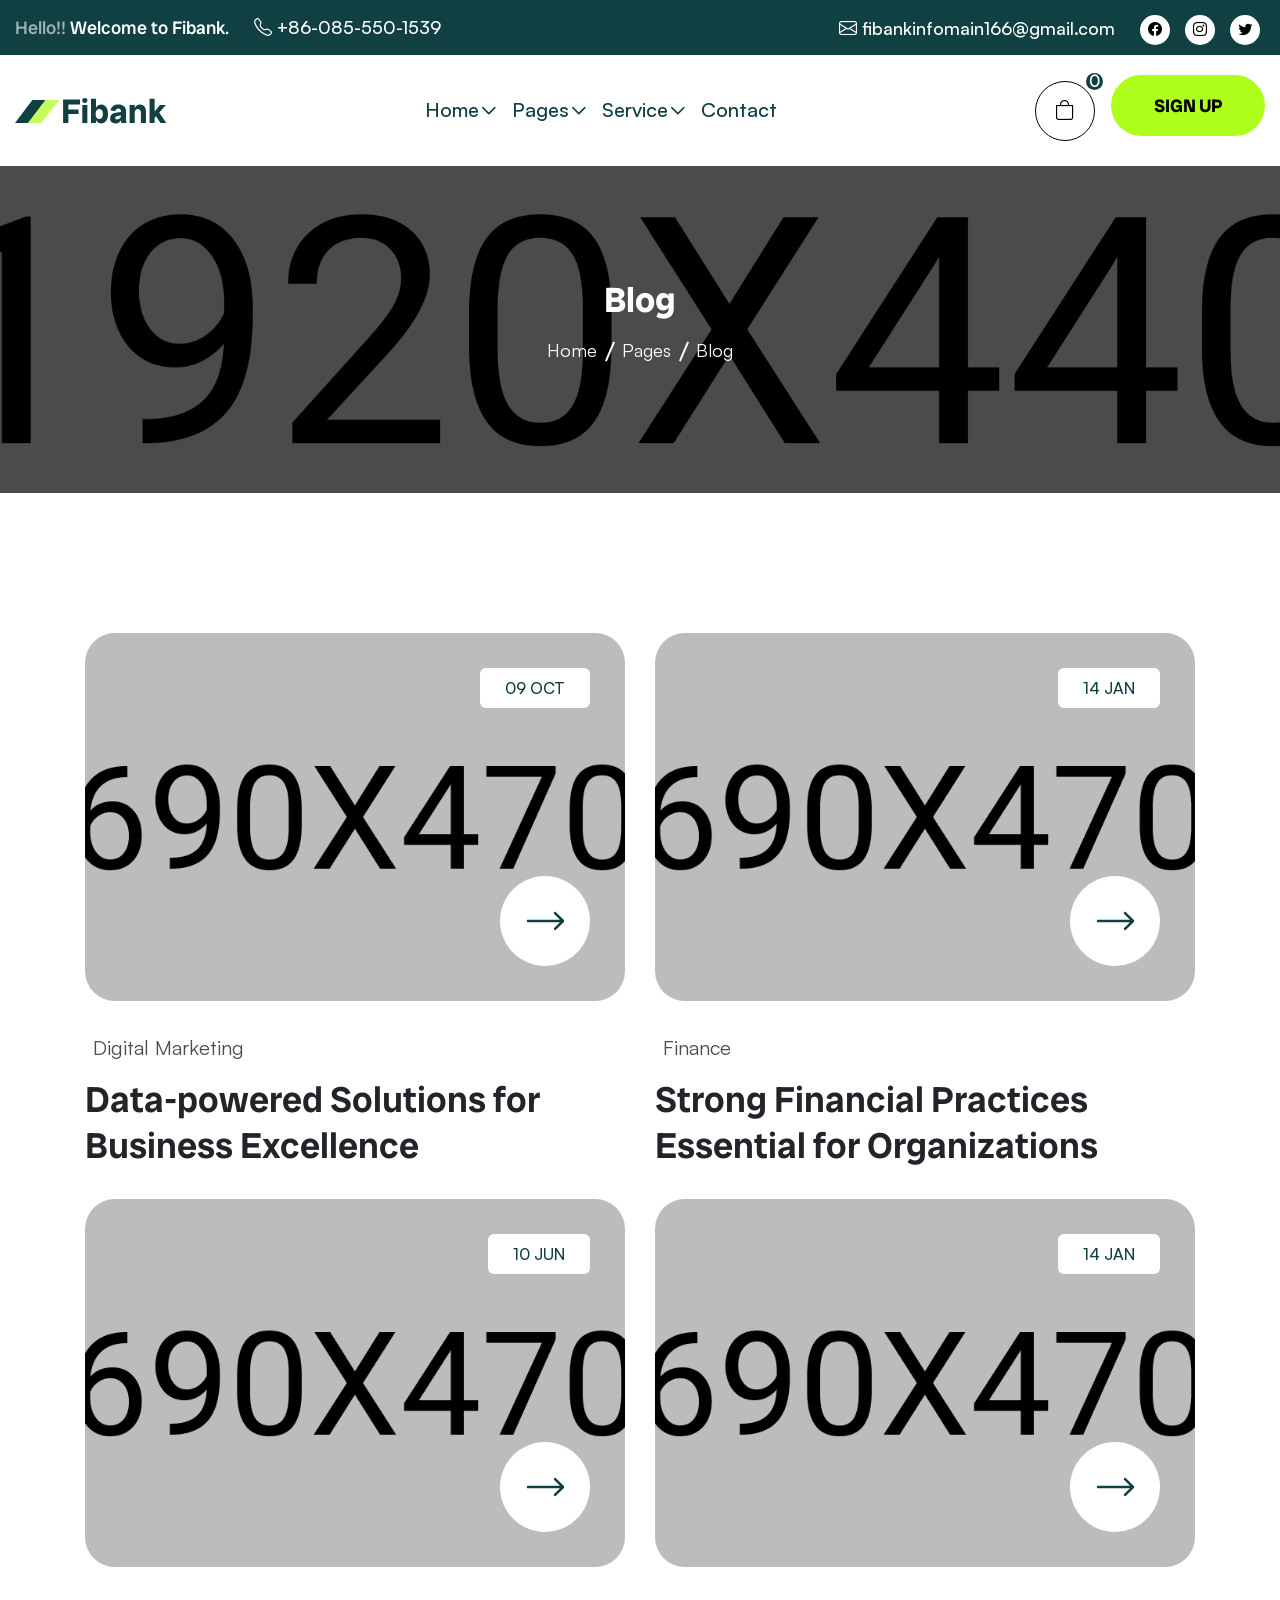
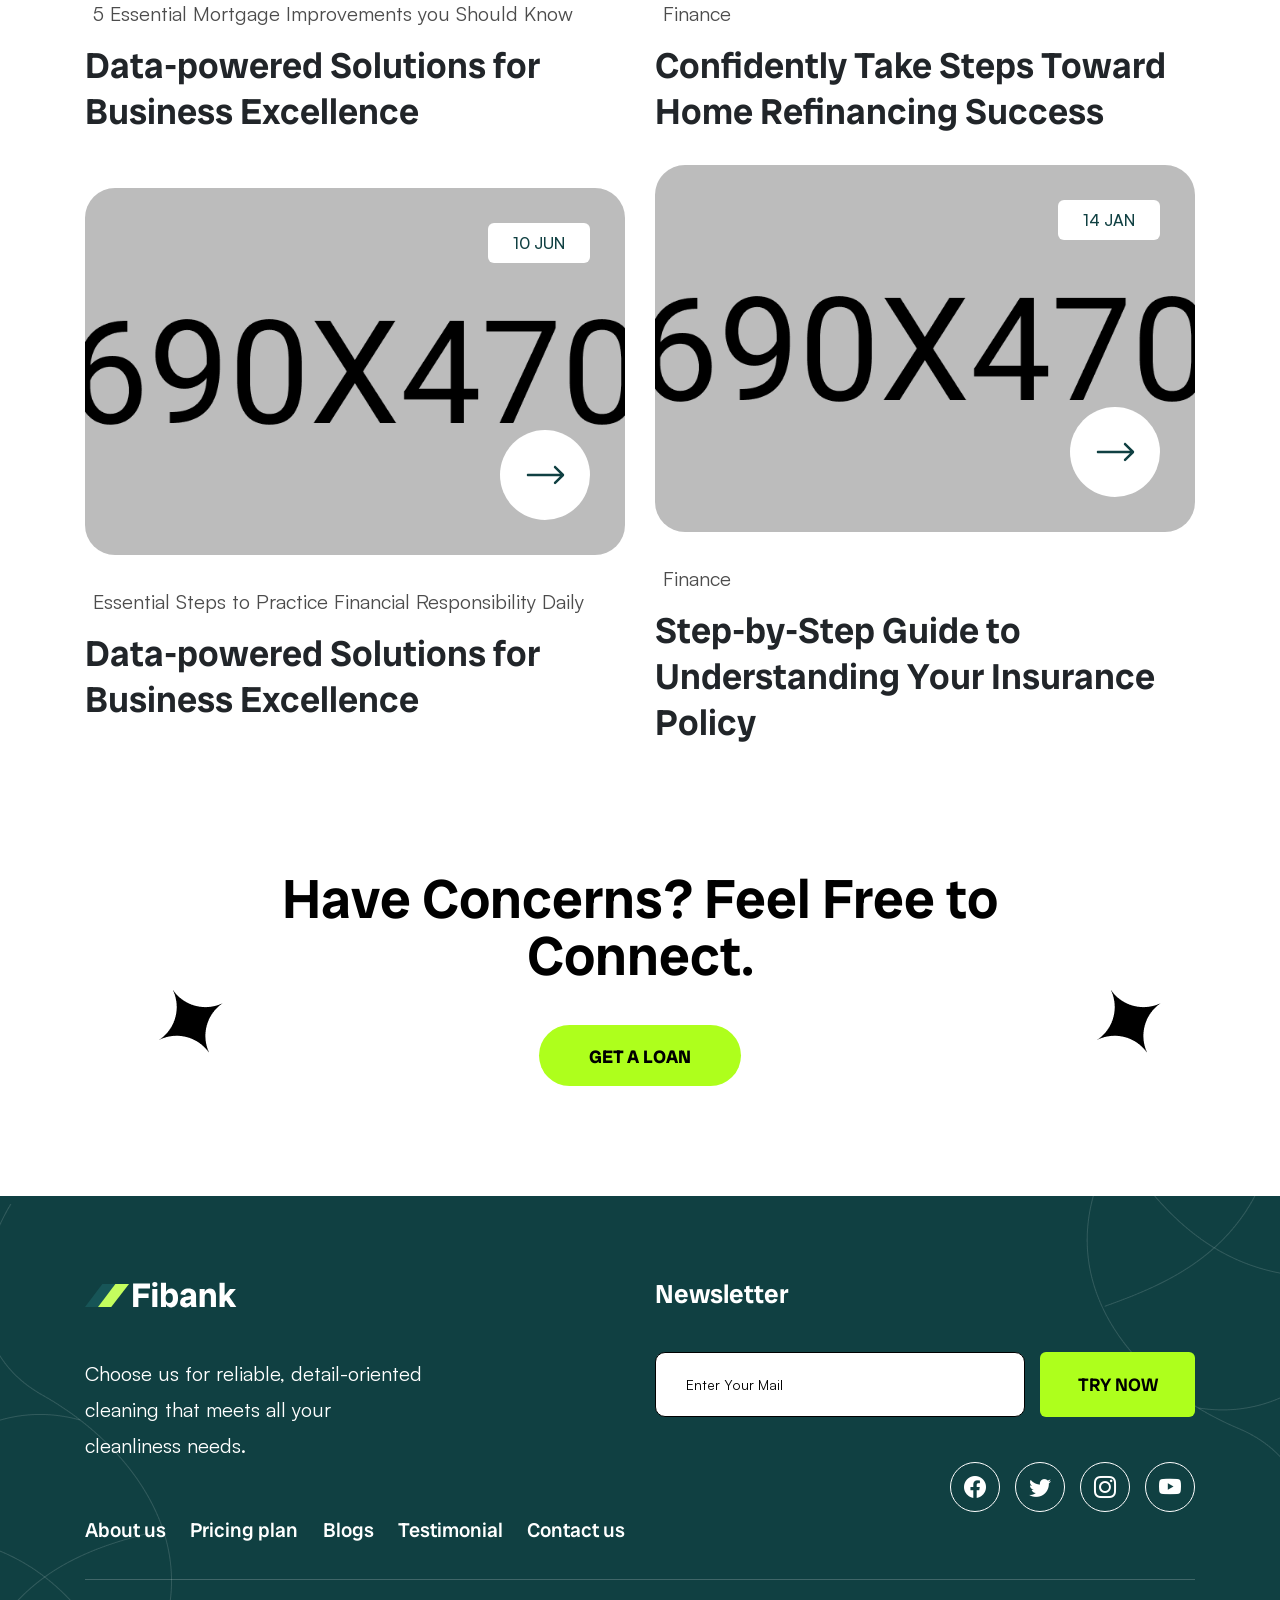
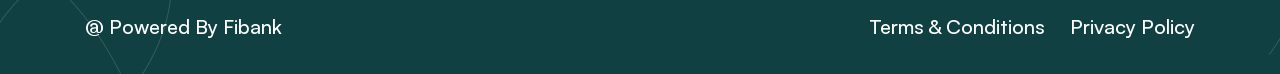
<file: fibank/blog-grid.html>
<!DOCTYPE html>
<html class="no-js" lang="en">

<head>
	<meta charset="utf-8" />
	<meta http-equiv="x-ua-compatible" content="ie=edge" />
	<meta name="keywords"
		content="mobile banking, business consulting, bank loans, credit cards, finance, insurance, broker business, forex trading">
	<meta name="description"
		content="Fibank – is a clean, modern and responsive design that let you to build an exclusive website for mobile banking, business consulting, bank loans, credit cards, finance, insurance, broker business, forex trading.">
	<title>Fibank - Banking And Finnance HTML5 Template</title>
	<meta property="og:site_name" content="Fibank">
	<meta property="og:url" content="">
	<meta property="og:type" content="website">
	<meta property="og:title" content="Fibank - Banking And Finnance HTML5 Template">
	<meta name='og:image' content='images/assets/ogg.png'>
	<!-- For IE -->
	<meta http-equiv="X-UA-Compatible" content="IE=edge">
	<!-- For Resposive Device -->
	<meta name="viewport" content="width=device-width, initial-scale=1.0">
	<!-- For Window Tab Color -->
	<!-- Chrome, Firefox OS and Opera -->
	<meta name="theme-color" content="#913BFF">
	<!-- Windows Phone -->
	<meta name="msapplication-navbutton-color" content="#913BFF">
	<!-- iOS Safari -->
	<meta name="apple-mobile-web-app-status-bar-style" content="#913BFF">

	<!-- <link rel="manifest" href="site.webmanifest" /> -->
	<link rel="shortcut icon" type="image/x-icon" href="assets/img/favicon.png" />
	<!-- Place favicon.ico in the root directory -->

	<!-- CSS here -->
	<link rel="stylesheet" href="assets/css/bootstrap.min.css" />
	<link rel="stylesheet" href="assets/css/satoshi.css" />
	<link rel="stylesheet" href="assets/fonts/bootstrap-icons.css" />
	<link rel="stylesheet" href="assets/css/animate.min.css" />
	<link rel="stylesheet" href="assets/css/slick.css" />
	<link rel="stylesheet" href="assets/css/magnific-popup.css" />
	<link rel="stylesheet" href="assets/css/aos.css" />
	<link rel="stylesheet" href="assets/css/spacing.css" />
	<link rel="stylesheet" href="assets/css/main.css" />
</head>


<body>
	<div class="main-page-wrapper">
		<!--[if lte IE 9]> <p class="browserupgrade"> You are using an <strong>outdated</strong> browser. Please <a href="https://browsehappy.com/">upgrade your browser</a> to improve your experience and security. </p> <![endif]-->

		<!-- Add your site or application content here -->


		<!-- preloader start -->
		<div id="preloader">
			<div id="ctn-preloader" class="ctn-preloader">
				<div class="txt-loading">
					<span data-text-preloader="F" class="letters-loading">
						F
					</span>
					<span data-text-preloader="i" class="letters-loading">
						i
					</span>
					<span data-text-preloader="b" class="letters-loading">
						b
					</span>
					<span data-text-preloader="a" class="letters-loading">
						a
					</span>
					<span data-text-preloader="n" class="letters-loading">
						n
					</span>
					<span data-text-preloader="k" class="letters-loading">
						k
					</span>
				</div>
			</div>
		</div>
		<!-- preloader end  -->


		<!-- offcanvas start  -->
		<div class="offcanvas offcanvas-top theme-bg" tabindex="-1" id="offcanvasTop">
			<div class="offcanvas-header">
				<a data-bs-dismiss="offcanvas" aria-label="Close">
					<i class="fas fa-times search-close" id="search-close"></i>
				</a>
			</div>
			<div class="offcanvas-body">
				<!-- Fullscreen search -->
				<div class="search-wrap">
					<form method="get">
						<input type="search" class="main-search-input" placeholder="Search Your Keyword...">
					</form>
				</div>
				<!-- end fullscreen search -->
			</div>
		</div>
		<!-- offcanvas end  -->

		<!-- shopping-cart-bar start -->
		<div class="cart-menu-right cart-style-1 white-bg">
			<div class="close-icon float-right">
				<a href="javascript:void(0);"><i class="bi bi-x"></i></a>
			</div>
			<div class="dropdown-cart-products">
				<div class="product">
					<div class="product__cart-details">
						<h5 class="product-title">
							<a href="shop.html">Best color ful Lamp for ceiling</a>
						</h5>

						<span class="cart-product-info">
							<span class="cart-product-qty">1</span>
							x $84.00
						</span>
					</div>

					<figure class="product__image-container">
						<a href="shop.html" class="product-img">
							<img src="assets/img/product/cart/product-01.jpg" alt="product">
						</a>
					</figure>
					<a href="#" class="remove-btn" title="Product remove"><i class="fal fa-times"></i></a>
				</div>
				<div class="product">
					<div class="product__cart-details">
						<h5 class="product-title">
							<a href="shop.html">Love color Table Lamp for room</a>
						</h5>

						<span class="cart-product-info">
							<span class="cart-product-qty">1</span>
							x $84.00
						</span>
					</div>

					<figure class="product__image-container">
						<a href="shop.html" class="product-img">
							<img src="assets/img/product/cart/product-02.jpg" alt="product">
						</a>
					</figure>
					<a href="#" class="remove-btn" title="Product remove"><i class="fal fa-times"></i></a>
				</div>
				<div class="product">
					<div class="product__cart-details">
						<h5 class="product-title">
							<a href="shop.html">Best color ful Lamp for ceiling</a>
						</h5>

						<span class="cart-product-info">
							<span class="cart-product-qty">1</span>
							x $84.00
						</span>
					</div>

					<figure class="product__image-container">
						<a href="shop.html" class="product-img">
							<img src="assets/img/product/cart/product-03.jpg" alt="product">
						</a>
					</figure>
					<a href="#" class="remove-btn" title="Product remove"><i class="fal fa-times"></i></a>
				</div>
			</div>

			<div class="cart-total mb-15">
				<span>Total</span>
				<span class="cart-total-price">$160.00</span>
			</div>

			<div class="cart-action">
				<a href="cart.html" class="btn btn-primary">View Cart</a>
				<a href="checkout.html" class="btn btn-outline-primary-2"><span>Checkout</span><i
						class="fal fa-long-arrow-right"></i></a>
			</div>
		</div>
		<!-- shopping-cart-bar end -->

		<!-- header-area start -->
		<header class="theme-main-menu theme-menu-six">
			<div class="header-top">
				<div class="container-fluid">
					<div class="row">
						<div class="col-lg-12">
							<div
								class="topbar-content d-flex align-items-center justify-content-center justify-content-md-between">
								<div class="ht-topbar-left">
									<a class="ht-promo d-none d-md-inline-block" href="#"><span
											class="hello">Hello!!</span>
										Welcome to Fibank.</a>
									<a class="ht-phone d-none d-xl-inline-block" href="#"><span><i
												class="bi bi-telephone"></i></span> +86-085-550-1539</a>
								</div>
								<div class="ht-topbar-right d-flex align-items-center">
									<a class="ht-email d-none d-lg-inline-block" href="#"><span><i
												class="bi bi-envelope"></i></span> fibankinfomain166@gmail.com</a>

									<div class="header-social">
										<a href="@"><i class="bi bi-facebook"></i></a>
										<a href="@"><i class="bi bi-instagram"></i></a>
										<a href="@"><i class="bi bi-twitter"></i></a>
									</div>
								</div>
							</div>
						</div>
					</div>
				</div>
			</div>
			<div class="main-header-area">
				<div class="container-fluid">
					<div class="row align-items-center justify-content-between">
						<div class="col-md-auto col-6">
							<div class="logo-area">
								<a href="index.html"><img src="assets/img/logo/logo-1.svg" alt="Header-logo"></a>
							</div>
						</div>
						<div class="col-md-auto d-flex align-items-center justify-content-end d-lg-inline-block d-none">
							<div class="main-menu d-none d-lg-block">
								<nav id="mobile-menu">
									<ul class="menu-list">
										<li>
											<a href="#">
												Home
											</a>
											<ul class="sub-menu">
												<li>
													<a href="index.html">Home Style 1</a>
												</li>
												<li>
													<a href="index-2.html">Home Style 2</a>
												</li>
												<li>
													<a href="index-3.html">Home Style 3</a>
												</li>
												<li>
													<a href="index-4.html">Home Style 4</a>
												</li>

												<li>
													<a href="index-5.html">Home Style 5</a>
												</li>
											</ul>
										</li>
										<li>
											<a href="#">
												Pages
											</a>
											<ul class="sub-menu">
												<li>
													<a href="about.html">About Us</a>
												</li>
												<li>
													<a href="#">Blog <span class="float-end"><i
																class="bi bi-chevron-down"></i></span></a>
													<ul class="sub-menu">
														<li>
															<a href="blog-grid.html">Blog Grid</a>
														</li>
														<li>
															<a href="blog-list.html">Blog List</a>
														</li>
														<li>
															<a href="blog-classic.html">Blog Classic</a>
														</li>
														<li>
															<a href="blog-details.html">Blog Details</a>
														</li>
													</ul>
												</li>
												<li>
													<a href="#">Shop <span class="float-end"><i
																class="bi bi-chevron-down"></i></span></a>
													<ul class="sub-menu">
														<li>
															<a href="shop.html">Shop</a>
														</li>
														<li>
															<a href="shop-details.html">Shop Details</a>
														</li>
														<li>
															<a href="cart.html">Cart</a>
														</li>
														<li>
															<a href="checkout.html">Checkout</a>
														</li>
													</ul>
												</li>
												<li>
													<a href="#">Project <span class="float-end"><i
																class="bi bi-chevron-down"></i></span></a>
													<ul class="sub-menu">
														<li>
															<a href="project-grid.html">Project Grid</a>
														</li>
														<li>
															<a href="project-details.html">Project Details</a>
														</li>
													</ul>
												</li>
												<li>
													<a href="#">Team <span class="float-end"><i
																class="bi bi-chevron-down"></i></span></a>
													<ul class="sub-menu">
														<li>
															<a href="team.html">Team</a>
														</li>
														<li>
															<a href="team-details.html">Team Details</a>
														</li>
													</ul>
												</li>
												<li>
													<a href="error.html">Error - 404</a>
												</li>
												<li>
													<a href="faq.html">Faq</a>
												</li>
												<li>
													<a href="price.html">Price</a>
												</li>
												<li>
													<a href="testimonial.html">Testimonial</a>
												</li>
											</ul>
										</li>
										<li>
											<a href="#">Service</a>
											<ul class="sub-menu">
												<li>
													<a href="services.html">Services</a>
												</li>
												<li>
													<a href="services-details.html">Services Details</a>
												</li>
											</ul>
										</li>
										<li>
											<a href="contact.html">Contact</a>
										</li>

									</ul>
								</nav>
							</div>
						</div>
						<div class="col-md-auto col-6">
							<div class="right-nav d-flex align-items-center justify-content-end">
								<div class="cart-menu">
									<a class="shopping-cart me-2 me-lg-3" href="#">
										<i class="bi bi-bag"></i>
										<span class="badge">0</span>
									</a>
								</div>
								<div class="quote-btn d-xl-inline-block d-none">
									<a href="login.html" class="ht-btn bs-btn" data-bs-toggle="modal"
										data-bs-target="#loginModal">sign up</a>
								</div>
								<div class="hamburger-menu d-lg-none d-inline-flex">
									<div class="bar-wrap">
										<div class="bar-1"></div>
										<div class="bar-2"></div>
										<div class="bar-3"></div>
									</div>
								</div>
							</div>
						</div>
					</div>
				</div>
			</div>
			<!-- /.theme-main-menu -->
		</header>
		<!-- header-area end -->

		<!-- slide-bar start -->
		<div class="ht-menu-wrapper">
			<div class="ht-menu-area">
				<button class="ht-menu-toggle"><i class="bi bi-x-lg"></i></button>
				<div class="mobile-logo">
					<a href="index.html">
						<img src="assets/img/logo/logo-2.svg" alt="logo">
					</a>
				</div>
				<div class="mobile-menu-wrapper d-lg-none d-inline-block">
					<div class="mobile-menu"></div>
				</div>
				<div class="offset-widget mb-40">
					<div class="info-widget">
						<h4 class="offset-title mb-20">About Us</h4>
						<p class="mb-30">
							But I must explain to you how all this mistaken idea of denouncing pleasure and
							praising pain was born and will give you a complete account of the system and
							expound the actual teachings of the great explore
						</p>
					</div>
				</div>
				<div class="offset-widget mb-30 pr-10">
					<div class="info-widget info-widget2">
						<h4 class="offset-title mb-20">Contact Info</h4>
						<p>
							<i class="fal fa-address-book"></i>
							23/A, Miranda City Likaoli Prikano, Dope
						</p>
						<p>
							<i class="fal fa-phone"></i>
							+0989 7876 9865 9
						</p>
						<p>
							<i class="fal fa-envelope-open"></i>
							info@example.com
						</p>
					</div>
				</div>
				<div class="login-btn text-center">
					<a class="ht-btn w-100" href="login.html">Login</a>
				</div>

			</div>
		</div>
		<!-- side-bar end -->


		<main>

			<!-- page-title-area start -->
			<div class="page-title-area">
				<div class="breadcrumb-wrapper" data-background="assets/img/page-title/page-title-bg.jpg">
					<div class="container">
						<div class="breadcrumb-content text-center">
							<h2 class="breadcrumb-title">Blog</h2>
							<ul class="breadcumb-menu">
								<li><a href="index.html">Home</a></li>
								<li><a href="#">Pages</a></li>
								<li><a href="#">Blog</a></li>
							</ul>
						</div>
					</div>
				</div>
			</div>
			<!-- page-title-area end -->

			<!-- blog-section start -->
			<section class="blog-section pt-140 pt-lg-100 pb-25 pb-lg-15">
				<div class="container">
					<div class="row gx-50 align-items-center justify-content-center">
						<div class="col-md-6">
							<div class="blog-one">
								<div class="blog-thumb">
									<a href="blog-details.html" class="blog-date">09 Oct</a>
									<img src="assets/img/blog/blog-1.jpg" alt="blog">
									<a href="blog-details.html" class="blog-btn"><img src="assets/img/icon/arrow-4.svg"
											alt=""></a>
								</div>
								<div class="blog-content">
									<div class="blog-meta">
										<a href="blog-details.html">Digital Marketing</a>
									</div>

									<h4 class="blog-title"><a class="text-dark" href="blog-details.html">Data-powered
											Solutions for
											Business Excellence</a>
									</h4>

								</div>
							</div>
						</div>
						<div class="col-md-6">
							<div class="blog-one">
								<div class="blog-thumb">
									<a href="blog-details.html" class="blog-date">14 Jan</a>
									<img src="assets/img/blog/blog-2.jpg" alt="blog">
									<a href="blog-details.html" class="blog-btn"><img src="assets/img/icon/arrow-4.svg"
											alt=""></a>
								</div>
								<div class="blog-content">
									<div class="blog-meta">
										<a href="blog-details.html">Finance</a>
									</div>

									<h4 class="blog-title"><a class="text-dark" href="blog-details.html">Strong
											Financial Practices
											Essential for Organizations</a>
									</h4>
								</div>
							</div>
						</div>
						<div class="col-md-6">
							<div class="blog-one">
								<div class="blog-thumb">
									<a href="blog-details.html" class="blog-date">10 Jun</a>
									<img src="assets/img/blog/blog-12.jpg" alt="blog">
									<a href="blog-details.html" class="blog-btn"><img src="assets/img/icon/arrow-4.svg"
											alt=""></a>
								</div>
								<div class="blog-content">
									<div class="blog-meta">
										<a href="blog-details.html">5 Essential Mortgage Improvements you Should
											Know</a>
									</div>

									<h4 class="blog-title"><a class="text-dark" href="blog-details.html">Data-powered
											Solutions for
											Business Excellence</a>
									</h4>

								</div>
							</div>
						</div>
						<div class="col-md-6">
							<div class="blog-one">
								<div class="blog-thumb">
									<a href="blog-details.html" class="blog-date">14 Jan</a>
									<img src="assets/img/blog/blog-13.jpg" alt="blog">
									<a href="blog-details.html" class="blog-btn"><img src="assets/img/icon/arrow-4.svg"
											alt=""></a>
								</div>
								<div class="blog-content">
									<div class="blog-meta">
										<a href="blog-details.html">Finance</a>
									</div>

									<h4 class="blog-title"><a class="text-dark" href="blog-details.html">Confidently
											Take Steps Toward
											Home Refinancing Success</a>
									</h4>
								</div>
							</div>
						</div>
						<div class="col-md-6">
							<div class="blog-one">
								<div class="blog-thumb">
									<a href="blog-details.html" class="blog-date">10 Jun</a>
									<img src="assets/img/blog/blog-14.jpg" alt="blog">
									<a href="blog-details.html" class="blog-btn"><img src="assets/img/icon/arrow-4.svg"
											alt=""></a>
								</div>
								<div class="blog-content">
									<div class="blog-meta">
										<a href="blog-details.html">Essential Steps to Practice Financial Responsibility
											Daily</a>
									</div>

									<h4 class="blog-title"><a class="text-dark" href="blog-details.html">Data-powered
											Solutions for
											Business Excellence</a>
									</h4>

								</div>
							</div>
						</div>
						<div class="col-md-6">
							<div class="blog-one">
								<div class="blog-thumb">
									<a href="blog-details.html" class="blog-date">14 Jan</a>
									<img src="assets/img/blog/blog-13.jpg" alt="blog">
									<a href="blog-details.html" class="blog-btn"><img src="assets/img/icon/arrow-4.svg"
											alt=""></a>
								</div>
								<div class="blog-content">
									<div class="blog-meta">
										<a href="blog-details.html">Finance</a>
									</div>

									<h4 class="blog-title"><a class="text-dark" href="blog-details.html">Step-by-Step
											Guide to
											Understanding Your Insurance Policy</a>
									</h4>
								</div>
							</div>
						</div>
					</div>
				</div>
			</section>
			<!-- blog-section end -->


			<!-- cta-section end -->
			<div class="cta-section position-relative pt-70 pb-100 pt-lg-60 pb-lg-60">
				<img class="d-none d-lg-inline-block position-absolute start-0 mt-170 ml-140 top-0 rotation"
					src="assets/img/shape/shape-9.png" alt="shape">
				<img class="d-none d-lg-inline-block position-absolute end-0 mt-170 mr-100 top-0 rotation"
					src="assets/img/shape/shape-9.png" alt="shape">
				<div class="container">
					<div class="row justify-content-center">
						<div class="col-lg-9">
							<div class="title-one text-center">
								<h2 class="title">Have Concerns? Feel Free to Connect.</h2>
								<a href="contact.html" class="ht-btn mt-25">Get a loan</a>
							</div>
						</div>
					</div>
				</div>
			</div>
			<!-- cta-section end -->

		</main>


		<!--footer-area start-->
		<footer class="footer-five theme-bg2 position-relative z-1 pt-80">
			<img class="shape-1 position-absolute bottom-0 z-n1" src="assets/img/shape/shape-15.png" alt="shape">
			<img class="shape-2 position-absolute end-0 top-0 z-n1" src="assets/img/shape/shape-16.png" alt="shape">
			<div class="container">
				<div class="row justify-content-center">
					<div class="col-xxl-6 col-xl-6 text-xl-start text-center">
						<div class="footer-widget">
							<div class="footer-logo">
								<a href="index.html"><img src="assets/img/logo/logo-2.svg" alt="Logo"></a>
							</div>
							<p class="description-text">Choose us for reliable, detail-oriented cleaning that meets all
								your
								cleanliness needs.</p>
							<ul class="d-md-flex justify-content-between">
								<li>
									<a href="about.html">About us</a>
								</li>
								<li>
									<a href="price.html">Pricing plan</a>
								</li>
								<li>
									<a href="blog-grid.html">Blogs</a>
								</li>
								<li>
									<a href="about.html">Testimonial</a>
								</li>
								<li>
									<a href="contact.html">Contact us</a>
								</li>
							</ul>
						</div>
					</div>
					<div class="offset-xxl-1 col-xxl-5 col-xl-6 col-lg-7 text-center text-xl-end">
						<h4 class="widget-title text-xl-start text-center">Newsletter</h4>
						<div class="subscribe-form sub-form-3 d-md-flex align-items-center mb-45">
							<input type="text" placeholder="Enter Your Mail">
							<button type="submit">Try Now</button>
						</div>
						<div class="social-links mb-5">
							<a href="#"><i class="bi bi-facebook"></i></a>
							<a href="#"><i class="bi bi-twitter"></i></a>
							<a href="#"><i class="bi bi-instagram"></i></a>
							<a href="#"><i class="bi bi-youtube"></i></a>
						</div>
					</div>
				</div>
			</div>
			<div class="container">
				<div class="copyright-wrap pt-30">
					<div class="row align-items-center">
						<div class="col-lg-6 col-md-6 text-center text-md-start">
							<div class="copyright-text pb-30">
								<a href="https://themeforest.net/user/creativegigs/portfolio">@ Powered By Fibank</a>
							</div>
						</div>
						<div class="col-lg-6 col-md-6 text-center text-md-end pb-30">
							<ul class="footer-menu">
								<li><a href="#">Terms & Conditions</a></li>
								<li><a href="#">Privacy Policy</a></li>
							</ul>
						</div>
					</div>
				</div>
			</div>
		</footer>
		<!--footer-area end-->

		<!-- Modal -->
		<div class="modal fade" id="loginModal" tabindex="-1" aria-labelledby="loginModal" aria-hidden="true">
			<div class="modal-dialog modal-fullscreen modal-dialog-centered">
				<div class="container">
					<div class="user-data-form modal-content">
						<button type="button" class="btn-close" data-bs-dismiss="modal" aria-label="Close"></button>
						<div class="form-wrapper m-auto">
							<ul class="nav nav-tabs border-0 w-100" role="tablist">
								<li class="nav-item" role="presentation">
									<button class="nav-link active" data-bs-toggle="tab" data-bs-target="#fc1"
										role="tab" aria-selected="true">Login</button>
								</li>
								<li class="nav-item" role="presentation">
									<button class="nav-link" data-bs-toggle="tab" data-bs-target="#fc2" role="tab"
										aria-selected="false" tabindex="-1">Signup</button>
								</li>
							</ul>
							<div class="tab-content mt-30">
								<div class="tab-pane show active" role="tabpanel" id="fc1">
									<div class="text-center mb-20">
										<h2>Hi, Welcome Back!</h2>
										<p>Still don't have an account? <a href="#">Sign up</a></p>
									</div>
									<form action="#">
										<div class="row">
											<div class="col-12">
												<div class="input-wrapper position-relative mb-25">
													<label>Email*</label>
													<input type="email" placeholder="Youremail@gmail.com">
												</div>
											</div>
											<div class="col-12">
												<div class="input-wrapper position-relative mb-20">
													<label>Password*</label>
													<input type="password" placeholder="Enter Password"
														class="pass-log-id">
													<span class="placeholder-icon"><span class="passVicon"><img
																src="assets/img/icon/icon-44.svg"
																alt="icon"></span></span>
												</div>
											</div>
											<div class="col-12">
												<div
													class="agreement-checkbox d-flex justify-content-between align-items-center">
													<div>
														<input type="checkbox" id="remember">
														<label for="remember">Keep me logged in</label>
													</div>
													<a href="#">Forget Password?</a>
												</div> <!-- /.agreement-checkbox -->
											</div>
											<div class="col-12">
												<button class="ht-btn w-100 d-block mt-20">Login</button>
											</div>
										</div>
									</form>
								</div>
								<!-- /.tab-pane -->
								<div class="tab-pane" role="tabpanel" id="fc2">
									<div class="text-center mb-20">
										<h2>Register</h2>
										<p>Already have an account? <a href="#">Login</a></p>
									</div>
									<form action="#">
										<div class="row">
											<div class="col-12">
												<div class="input-wrapper position-relative mb-25">
													<label>Name*</label>
													<input type="text" placeholder="Hamina Hasan">
												</div>
											</div>
											<div class="col-12">
												<div class="input-wrapper position-relative mb-25">
													<label>Email*</label>
													<input type="email" placeholder="haminahasan@gmail.com">
												</div>
											</div>
											<div class="col-12">
												<div class="input-wrapper position-relative mb-20">
													<label>Password*</label>
													<input type="password" placeholder="Enter Password"
														class="pass-log-id">
													<span class="placeholder-icon"><span class="passVicon"><img
																src="assets/img/icon/icon-44.svg"
																alt="icon"></span></span>
												</div>
											</div>
											<div class="col-12">
												<div
													class="agreement-checkbox d-flex justify-content-between align-items-center">
													<div>
														<input type="checkbox" id="remember2">
														<label for="remember2">By hitting the "Register" button, you
															agree
															to the <a href="#">Terms conditions</a> &amp; <a
																href="#">Privacy Policy</a></label>
													</div>
												</div> <!-- /.agreement-checkbox -->
											</div>
											<div class="col-12">
												<button class="btn-four w-100 tran3s d-block mt-20">Sign up</button>
											</div>
										</div>
									</form>
								</div>
								<!-- /.tab-pane -->
							</div>

							<div class="d-flex align-items-center mt-30 mb-10">
								<div class="line"></div>
								<span class="pe-3 ps-3 fs-6">OR</span>
								<div class="line"></div>
							</div>
							<div class="row">
								<div class="col-sm-6">
									<a href="#"
										class="social-use-btn d-flex align-items-center justify-content-center tran3s w-100 mt-10">
										<img src="assets/img/icon/google-2.svg" alt="icon">
										<span class="ps-3">Signup with Google</span>
									</a>
								</div>
								<div class="col-sm-6">
									<a href="#"
										class="social-use-btn d-flex align-items-center justify-content-center tran3s w-100 mt-10">
										<img src="assets/img/icon/fb.svg" alt="icon">
										<span class="ps-3">Signup with Facebook</span>
									</a>
								</div>
							</div>
						</div>
					</div>
				</div>
			</div>
		</div>

		<!--scrollToTopBtn end-->
		<a id="scrollToTopBtn" class="progress-wrap">
			<i class="bi bi-arrow-up"></i>
		</a>


	</div>
	<!--main-page-wrapper end-->


	<!-- JS here -->

	<script src="assets/js/modernizr-3.5.0.min.js"></script>
	<script src="assets/js/jquery-3.5.1.min.js"></script>
	<script src="assets/js/popper.min.js"></script>
	<script src="assets/js/bootstrap.min.js"></script>
	<script src="assets/js/jquery.meanmenu.js"></script>
	<script src="assets/js/slick.min.js"></script>
	<script src="assets/js/imagesloaded.pkgd.min.js"></script>
	<script src="assets/js/isotope.pkgd.min.js"></script>
	<script src="assets/js/jquery.magnific-popup.min.js"></script>
	<script src="assets/js/wow.min.js"></script>
	<script src="assets/js/aos.js"></script>
	<script src="assets/js/jquery.counterup.min.js"></script>
	<script src="assets/js/jquery.waypoints.min.js"></script>
	<script src="assets/js/jquery.easypiechart.min.js"></script>
	<script src="assets/js/jquery-ui.js"></script>

	<!--Custom JS here -->
	<script src="assets/js/main.js"></script>


</body>

</html>
</file>
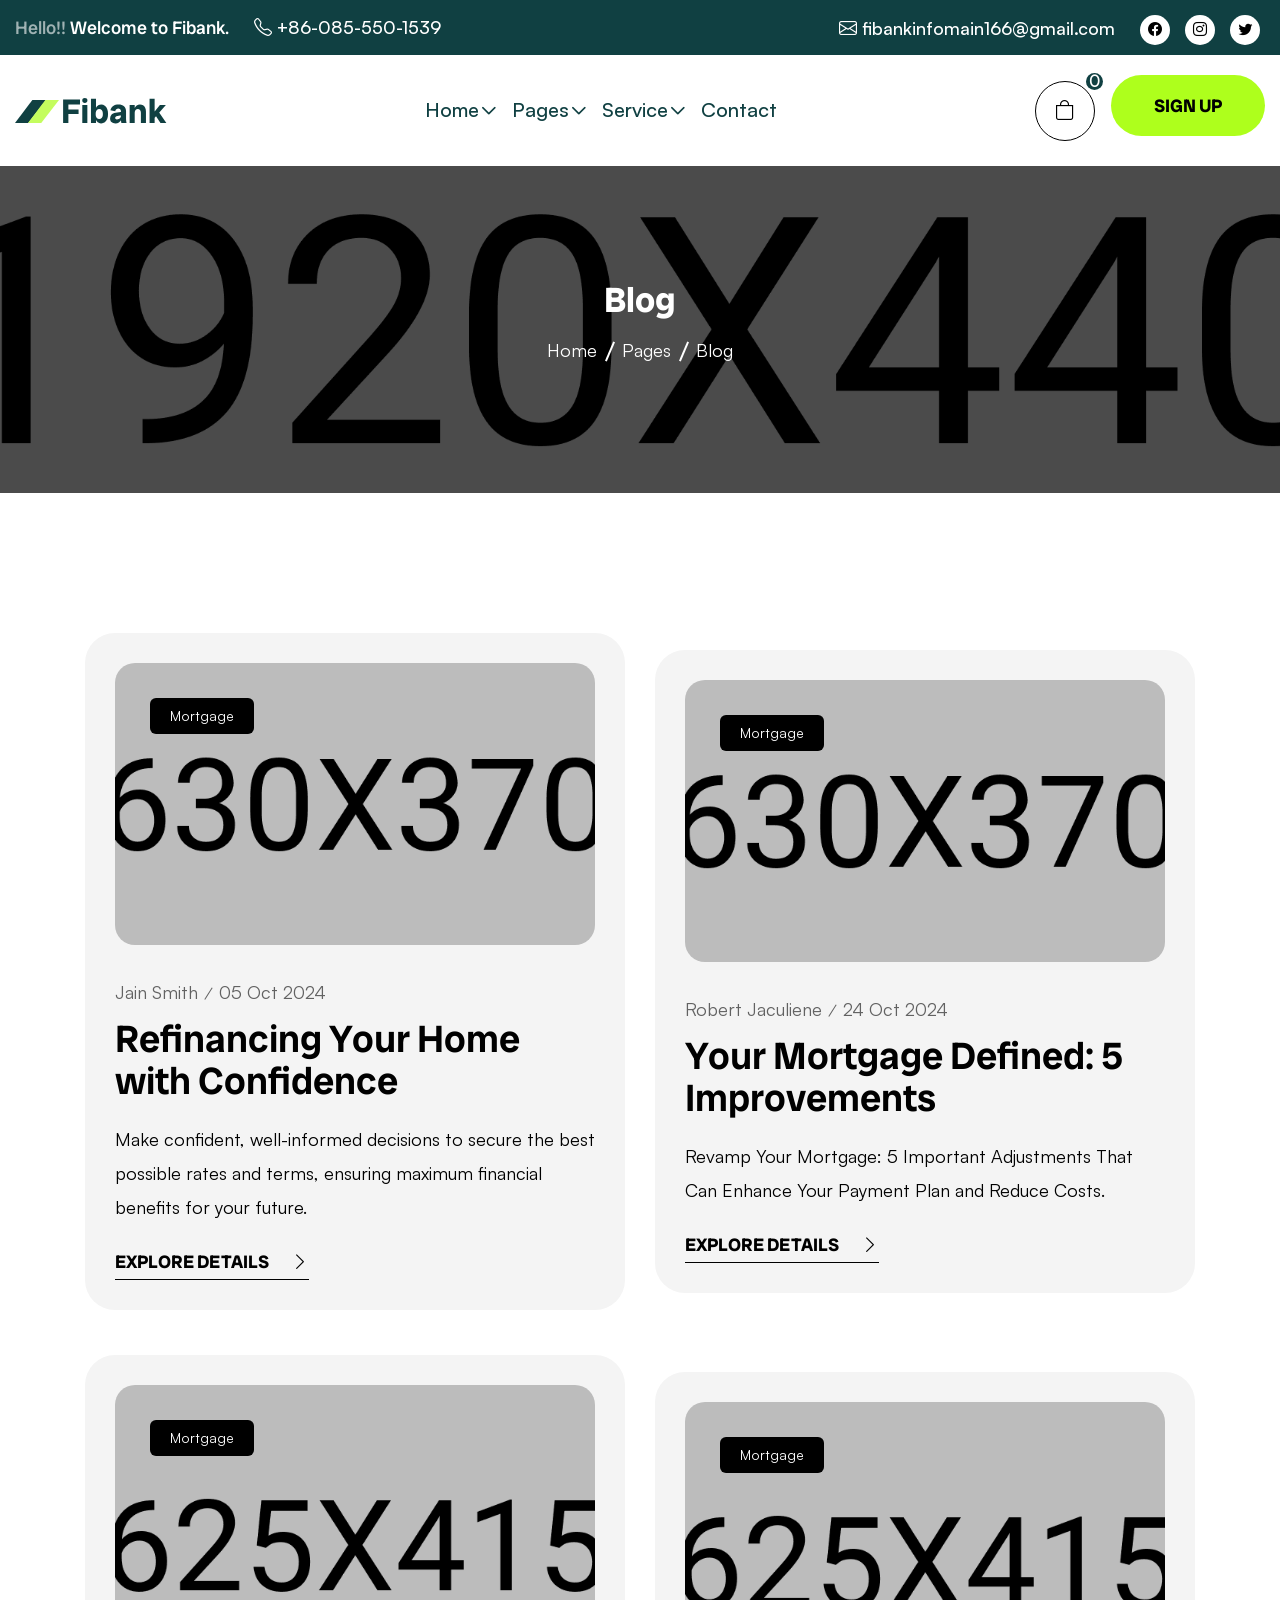
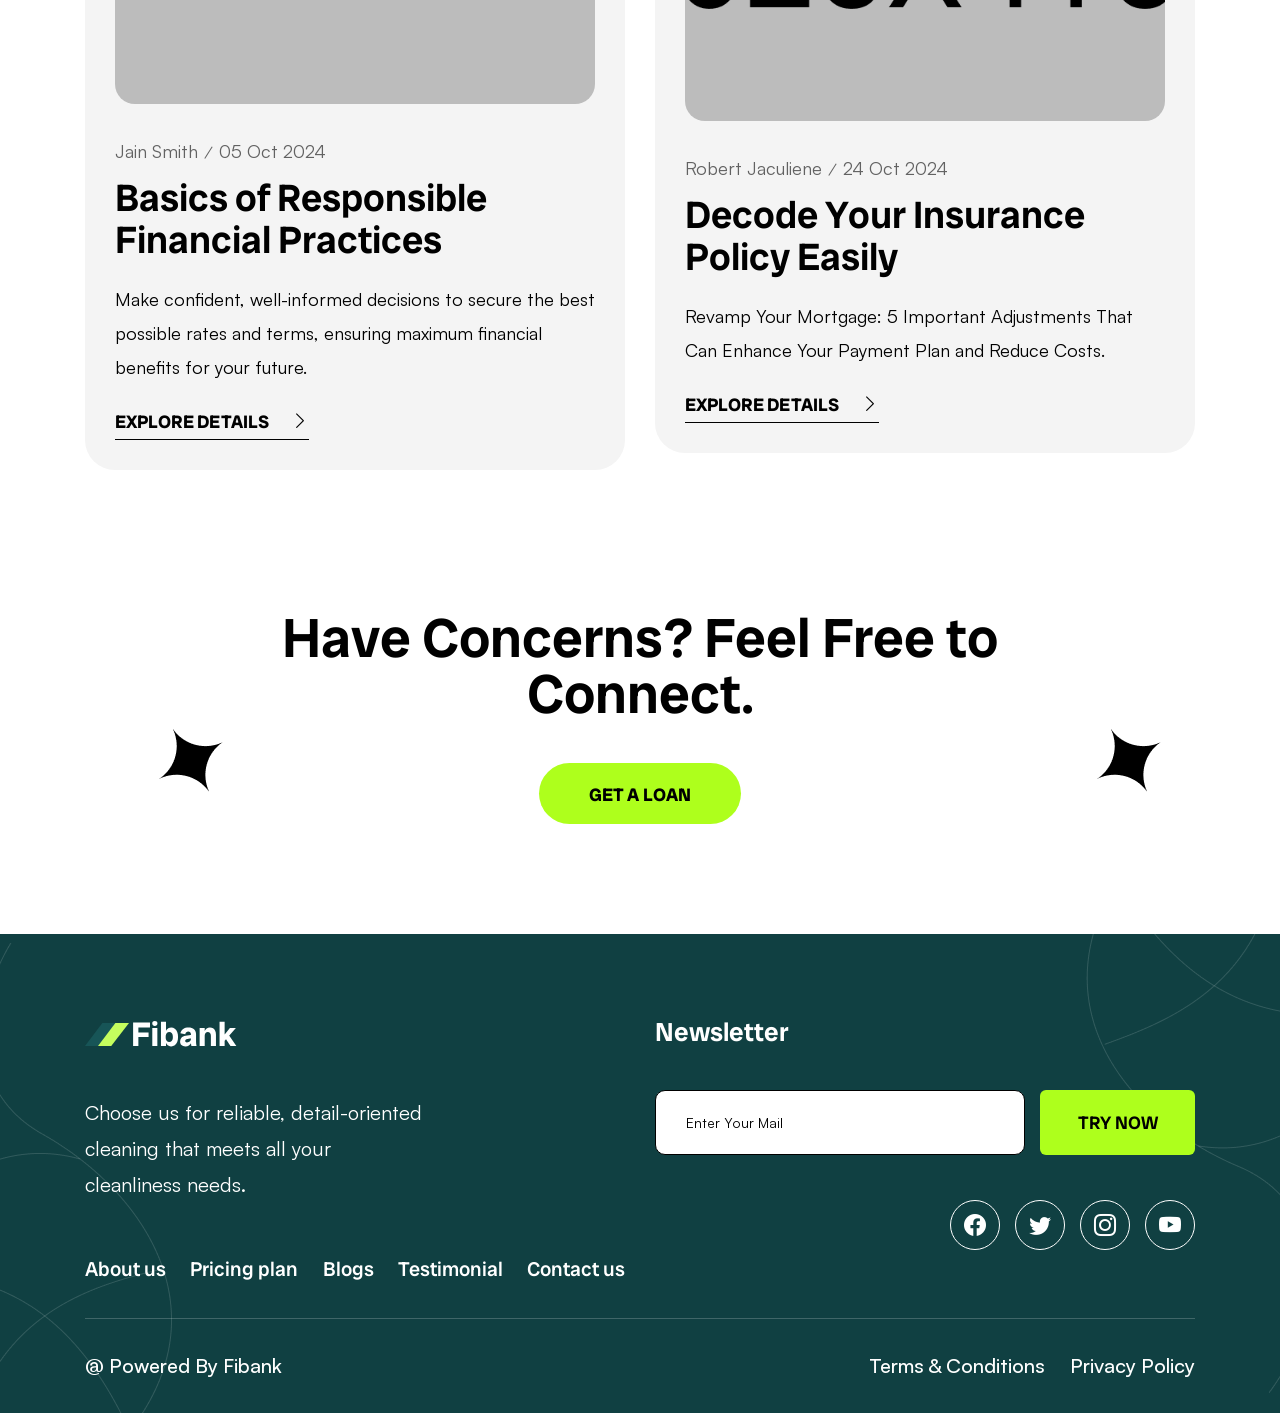
<file: fibank/blog-list.html>
<!DOCTYPE html>
<html class="no-js" lang="en">

<head>
	<meta charset="utf-8" />
	<meta http-equiv="x-ua-compatible" content="ie=edge" />
	<meta name="keywords"
		content="mobile banking, business consulting, bank loans, credit cards, finance, insurance, broker business, forex trading">
	<meta name="description"
		content="Fibank – is a clean, modern and responsive design that let you to build an exclusive website for mobile banking, business consulting, bank loans, credit cards, finance, insurance, broker business, forex trading.">
	<title>Fibank - Banking And Finnance HTML5 Template</title>
	<meta property="og:site_name" content="Fibank">
	<meta property="og:url" content="">
	<meta property="og:type" content="website">
	<meta property="og:title" content="Fibank - Banking And Finnance HTML5 Template">
	<meta name='og:image' content='images/assets/ogg.png'>
	<!-- For IE -->
	<meta http-equiv="X-UA-Compatible" content="IE=edge">
	<!-- For Resposive Device -->
	<meta name="viewport" content="width=device-width, initial-scale=1.0">
	<!-- For Window Tab Color -->
	<!-- Chrome, Firefox OS and Opera -->
	<meta name="theme-color" content="#913BFF">
	<!-- Windows Phone -->
	<meta name="msapplication-navbutton-color" content="#913BFF">
	<!-- iOS Safari -->
	<meta name="apple-mobile-web-app-status-bar-style" content="#913BFF">

	<!-- <link rel="manifest" href="site.webmanifest" /> -->
	<link rel="shortcut icon" type="image/x-icon" href="assets/img/favicon.png" />
	<!-- Place favicon.ico in the root directory -->

	<!-- CSS here -->
	<link rel="stylesheet" href="assets/css/bootstrap.min.css" />
	<link rel="stylesheet" href="assets/css/satoshi.css" />
	<link rel="stylesheet" href="assets/fonts/bootstrap-icons.css" />
	<link rel="stylesheet" href="assets/css/animate.min.css" />
	<link rel="stylesheet" href="assets/css/slick.css" />
	<link rel="stylesheet" href="assets/css/magnific-popup.css" />
	<link rel="stylesheet" href="assets/css/aos.css" />
	<link rel="stylesheet" href="assets/css/spacing.css" />
	<link rel="stylesheet" href="assets/css/main.css" />
</head>


<body>
	<div class="main-page-wrapper">
		<!--[if lte IE 9]> <p class="browserupgrade"> You are using an <strong>outdated</strong> browser. Please <a href="https://browsehappy.com/">upgrade your browser</a> to improve your experience and security. </p> <![endif]-->

		<!-- Add your site or application content here -->


		<!-- preloader start -->
		<div id="preloader">
			<div id="ctn-preloader" class="ctn-preloader">
				<div class="txt-loading">
					<span data-text-preloader="F" class="letters-loading">
						F
					</span>
					<span data-text-preloader="i" class="letters-loading">
						i
					</span>
					<span data-text-preloader="b" class="letters-loading">
						b
					</span>
					<span data-text-preloader="a" class="letters-loading">
						a
					</span>
					<span data-text-preloader="n" class="letters-loading">
						n
					</span>
					<span data-text-preloader="k" class="letters-loading">
						k
					</span>
				</div>
			</div>
		</div>
		<!-- preloader end  -->


		<!-- offcanvas start  -->
		<div class="offcanvas offcanvas-top theme-bg" tabindex="-1" id="offcanvasTop">
			<div class="offcanvas-header">
				<a data-bs-dismiss="offcanvas" aria-label="Close">
					<i class="fas fa-times search-close" id="search-close"></i>
				</a>
			</div>
			<div class="offcanvas-body">
				<!-- Fullscreen search -->
				<div class="search-wrap">
					<form method="get">
						<input type="search" class="main-search-input" placeholder="Search Your Keyword...">
					</form>
				</div>
				<!-- end fullscreen search -->
			</div>
		</div>
		<!-- offcanvas end  -->

		<!-- shopping-cart-bar start -->
		<div class="cart-menu-right cart-style-1 white-bg">
			<div class="close-icon float-right">
				<a href="javascript:void(0);"><i class="bi bi-x"></i></a>
			</div>
			<div class="dropdown-cart-products">
				<div class="product">
					<div class="product__cart-details">
						<h5 class="product-title">
							<a href="shop.html">Best color ful Lamp for ceiling</a>
						</h5>

						<span class="cart-product-info">
							<span class="cart-product-qty">1</span>
							x $84.00
						</span>
					</div>

					<figure class="product__image-container">
						<a href="shop.html" class="product-img">
							<img src="assets/img/product/cart/product-01.jpg" alt="product">
						</a>
					</figure>
					<a href="#" class="remove-btn" title="Product remove"><i class="fal fa-times"></i></a>
				</div>
				<div class="product">
					<div class="product__cart-details">
						<h5 class="product-title">
							<a href="shop.html">Love color Table Lamp for room</a>
						</h5>

						<span class="cart-product-info">
							<span class="cart-product-qty">1</span>
							x $84.00
						</span>
					</div>

					<figure class="product__image-container">
						<a href="shop.html" class="product-img">
							<img src="assets/img/product/cart/product-02.jpg" alt="product">
						</a>
					</figure>
					<a href="#" class="remove-btn" title="Product remove"><i class="fal fa-times"></i></a>
				</div>
				<div class="product">
					<div class="product__cart-details">
						<h5 class="product-title">
							<a href="shop.html">Best color ful Lamp for ceiling</a>
						</h5>

						<span class="cart-product-info">
							<span class="cart-product-qty">1</span>
							x $84.00
						</span>
					</div>

					<figure class="product__image-container">
						<a href="shop.html" class="product-img">
							<img src="assets/img/product/cart/product-03.jpg" alt="product">
						</a>
					</figure>
					<a href="#" class="remove-btn" title="Product remove"><i class="fal fa-times"></i></a>
				</div>
			</div>

			<div class="cart-total mb-15">
				<span>Total</span>
				<span class="cart-total-price">$160.00</span>
			</div>

			<div class="cart-action">
				<a href="cart.html" class="btn btn-primary">View Cart</a>
				<a href="checkout.html" class="btn btn-outline-primary-2"><span>Checkout</span><i
						class="fal fa-long-arrow-right"></i></a>
			</div>
		</div>
		<!-- shopping-cart-bar end -->

		<!-- header-area start -->
		<header class="theme-main-menu theme-menu-six">
			<div class="header-top">
				<div class="container-fluid">
					<div class="row">
						<div class="col-lg-12">
							<div
								class="topbar-content d-flex align-items-center justify-content-center justify-content-md-between">
								<div class="ht-topbar-left">
									<a class="ht-promo d-none d-md-inline-block" href="#"><span
											class="hello">Hello!!</span>
										Welcome to Fibank.</a>
									<a class="ht-phone d-none d-xl-inline-block" href="#"><span><i
												class="bi bi-telephone"></i></span> +86-085-550-1539</a>
								</div>
								<div class="ht-topbar-right d-flex align-items-center">
									<a class="ht-email d-none d-lg-inline-block" href="#"><span><i
												class="bi bi-envelope"></i></span> fibankinfomain166@gmail.com</a>

									<div class="header-social">
										<a href="@"><i class="bi bi-facebook"></i></a>
										<a href="@"><i class="bi bi-instagram"></i></a>
										<a href="@"><i class="bi bi-twitter"></i></a>
									</div>
								</div>
							</div>
						</div>
					</div>
				</div>
			</div>
			<div class="main-header-area">
				<div class="container-fluid">
					<div class="row align-items-center justify-content-between">
						<div class="col-md-auto col-6">
							<div class="logo-area">
								<a href="index.html"><img src="assets/img/logo/logo-1.svg" alt="Header-logo"></a>
							</div>
						</div>
						<div class="col-md-auto d-flex align-items-center justify-content-end d-lg-inline-block d-none">
							<div class="main-menu d-none d-lg-block">
								<nav id="mobile-menu">
									<ul class="menu-list">
										<li>
											<a href="#">
												Home
											</a>
											<ul class="sub-menu">
												<li>
													<a href="index.html">Home Style 1</a>
												</li>
												<li>
													<a href="index-2.html">Home Style 2</a>
												</li>
												<li>
													<a href="index-3.html">Home Style 3</a>
												</li>
												<li>
													<a href="index-4.html">Home Style 4</a>
												</li>

												<li>
													<a href="index-5.html">Home Style 5</a>
												</li>
											</ul>
										</li>
										<li>
											<a href="#">
												Pages
											</a>
											<ul class="sub-menu">
												<li>
													<a href="about.html">About Us</a>
												</li>
												<li>
													<a href="#">Blog <span class="float-end"><i
																class="bi bi-chevron-down"></i></span></a>
													<ul class="sub-menu">
														<li>
															<a href="blog-grid.html">Blog Grid</a>
														</li>
														<li>
															<a href="blog-list.html">Blog List</a>
														</li>
														<li>
															<a href="blog-classic.html">Blog Classic</a>
														</li>
														<li>
															<a href="blog-details.html">Blog Details</a>
														</li>
													</ul>
												</li>
												<li>
													<a href="#">Shop <span class="float-end"><i
																class="bi bi-chevron-down"></i></span></a>
													<ul class="sub-menu">
														<li>
															<a href="shop.html">Shop</a>
														</li>
														<li>
															<a href="shop-details.html">Shop Details</a>
														</li>
														<li>
															<a href="cart.html">Cart</a>
														</li>
														<li>
															<a href="checkout.html">Checkout</a>
														</li>
													</ul>
												</li>
												<li>
													<a href="#">Project <span class="float-end"><i
																class="bi bi-chevron-down"></i></span></a>
													<ul class="sub-menu">
														<li>
															<a href="project-grid.html">Project Grid</a>
														</li>
														<li>
															<a href="project-details.html">Project Details</a>
														</li>
													</ul>
												</li>
												<li>
													<a href="#">Team <span class="float-end"><i
																class="bi bi-chevron-down"></i></span></a>
													<ul class="sub-menu">
														<li>
															<a href="team.html">Team</a>
														</li>
														<li>
															<a href="team-details.html">Team Details</a>
														</li>
													</ul>
												</li>
												<li>
													<a href="error.html">Error - 404</a>
												</li>
												<li>
													<a href="faq.html">Faq</a>
												</li>
												<li>
													<a href="price.html">Price</a>
												</li>
												<li>
													<a href="testimonial.html">Testimonial</a>
												</li>
											</ul>
										</li>
										<li>
											<a href="#">Service</a>
											<ul class="sub-menu">
												<li>
													<a href="services.html">Services</a>
												</li>
												<li>
													<a href="services-details.html">Services Details</a>
												</li>
											</ul>
										</li>
										<li>
											<a href="contact.html">Contact</a>
										</li>

									</ul>
								</nav>
							</div>
						</div>
						<div class="col-md-auto col-6">
							<div class="right-nav d-flex align-items-center justify-content-end">
								<div class="cart-menu">
									<a class="shopping-cart me-2 me-lg-3" href="#">
										<i class="bi bi-bag"></i>
										<span class="badge">0</span>
									</a>
								</div>
								<div class="quote-btn d-xl-inline-block d-none">
									<a href="login.html" class="ht-btn bs-btn" data-bs-toggle="modal"
										data-bs-target="#loginModal">sign up</a>
								</div>
								<div class="hamburger-menu d-lg-none d-inline-flex">
									<div class="bar-wrap">
										<div class="bar-1"></div>
										<div class="bar-2"></div>
										<div class="bar-3"></div>
									</div>
								</div>
							</div>
						</div>
					</div>
				</div>
			</div>
			<!-- /.theme-main-menu -->
		</header>
		<!-- header-area end -->

		<!-- slide-bar start -->
		<div class="ht-menu-wrapper">
			<div class="ht-menu-area">
				<button class="ht-menu-toggle"><i class="bi bi-x-lg"></i></button>
				<div class="mobile-logo">
					<a href="index.html">
						<img src="assets/img/logo/logo-2.svg" alt="logo">
					</a>
				</div>
				<div class="mobile-menu-wrapper d-lg-none d-inline-block">
					<div class="mobile-menu"></div>
				</div>
				<div class="offset-widget mb-40">
					<div class="info-widget">
						<h4 class="offset-title mb-20">About Us</h4>
						<p class="mb-30">
							But I must explain to you how all this mistaken idea of denouncing pleasure and
							praising pain was born and will give you a complete account of the system and
							expound the actual teachings of the great explore
						</p>
					</div>
				</div>
				<div class="offset-widget mb-30 pr-10">
					<div class="info-widget info-widget2">
						<h4 class="offset-title mb-20">Contact Info</h4>
						<p>
							<i class="fal fa-address-book"></i>
							23/A, Miranda City Likaoli Prikano, Dope
						</p>
						<p>
							<i class="fal fa-phone"></i>
							+0989 7876 9865 9
						</p>
						<p>
							<i class="fal fa-envelope-open"></i>
							info@example.com
						</p>
					</div>
				</div>
				<div class="login-btn text-center">
					<a class="ht-btn w-100" href="login.html">Login</a>
				</div>

			</div>
		</div>
		<!-- side-bar end -->


		<main>

			<!-- page-title-area start -->
			<div class="page-title-area">
				<div class="breadcrumb-wrapper" data-background="assets/img/page-title/page-title-bg.jpg">
					<div class="container">
						<div class="breadcrumb-content text-center">
							<h2 class="breadcrumb-title">Blog</h2>
							<ul class="breadcumb-menu">
								<li><a href="index.html">Home</a></li>
								<li><a href="#">Pages</a></li>
								<li><a href="#">Blog</a></li>
							</ul>
						</div>
					</div>
				</div>
			</div>
			<!-- page-title-area end -->

			<!-- blog-section start -->
			<section class="blog-section pt-140 pt-lg-100 pb-25 pb-lg-15">
				<div class="container">
					<div class="row align-items-center">
						<div class="col-xxl-12 col-lg-6">
							<div class="blog-six d-xxl-flex align-items-center" data-bg-color="#F4F4F4">
								<div class="blog-thumb">
									<img src="assets/img/blog/blog-5.jpg" alt="blog">
									<a href="blog-details.html" class="blog-tag">Mortgage</a>
								</div>
								<div class="blog-content">
									<div class="blog-meta">
										<a href="blog-details.html">Jain Smith</a>
										<span class="divider"></span>
										<a href="blog-details.html">05 Oct 2024</a>
									</div>
									<h3 class="blog-title"><a href="blog-details.html">Refinancing Your Home with
											Confidence</a>
									</h3>
									<p class="blog-text">Make confident, well-informed decisions to secure the best
										possible rates and
										terms, ensuring maximum financial benefits for your future.</p>
									<a class="blog-btn" href="blog-details.html">Explore Details <i
											class="bib bi-chevron-right"></i></a>
								</div>
							</div>
						</div>
						<div class="col-xxl-12 col-lg-6">
							<div class="blog-six d-xxl-flex align-items-center" data-bg-color="#F4F4F4">
								<div class="blog-thumb">
									<img src="assets/img/blog/blog-6.jpg" alt="blog">
									<a href="blog-details.html" class="blog-tag">Mortgage</a>
								</div>
								<div class="blog-content">
									<div class="blog-meta">
										<a href="blog-details.html">Robert Jaculiene</a>
										<span class="divider"></span>
										<a href="blog-details.html">24 Oct 2024</a>
									</div>
									<h3 class="blog-title"><a href="blog-details.html">Your Mortgage Defined: 5
											Improvements</a>
									</h3>
									<p class="blog-text">Revamp Your Mortgage: 5 Important Adjustments That Can Enhance
										Your Payment Plan
										and Reduce Costs.</p>
									<a class="blog-btn" href="blog-details.html">Explore Details <i
											class="bib bi-chevron-right"></i></a>
								</div>
							</div>
						</div>
						<div class="col-xxl-12 col-lg-6">
							<div class="blog-six d-xxl-flex align-items-center" data-bg-color="#F4F4F4">
								<div class="blog-thumb">
									<img src="assets/img/blog/blog-22.jpg" alt="blog">
									<a href="blog-details.html" class="blog-tag">Mortgage</a>
								</div>
								<div class="blog-content">
									<div class="blog-meta">
										<a href="blog-details.html">Jain Smith</a>
										<span class="divider"></span>
										<a href="blog-details.html">05 Oct 2024</a>
									</div>
									<h3 class="blog-title"><a href="blog-details.html">Basics of Responsible Financial
											Practices</a>
									</h3>
									<p class="blog-text">Make confident, well-informed decisions to secure the best
										possible rates and
										terms, ensuring maximum financial benefits for your future.</p>
									<a class="blog-btn" href="blog-details.html">Explore Details <i
											class="bib bi-chevron-right"></i></a>
								</div>
							</div>
						</div>
						<div class="col-xxl-12 col-lg-6">
							<div class="blog-six d-xxl-flex align-items-center" data-bg-color="#F4F4F4">
								<div class="blog-thumb">
									<img src="assets/img/blog/blog-23.jpg" alt="blog">
									<a href="blog-details.html" class="blog-tag">Mortgage</a>
								</div>
								<div class="blog-content">
									<div class="blog-meta">
										<a href="blog-details.html">Robert Jaculiene</a>
										<span class="divider"></span>
										<a href="blog-details.html">24 Oct 2024</a>
									</div>
									<h3 class="blog-title"><a href="blog-details.html">Decode Your Insurance Policy
											Easily</a>
									</h3>
									<p class="blog-text">Revamp Your Mortgage: 5 Important Adjustments That Can Enhance
										Your Payment Plan
										and Reduce Costs.</p>
									<a class="blog-btn" href="blog-details.html">Explore Details <i
											class="bib bi-chevron-right"></i></a>
								</div>
							</div>
						</div>
					</div>
				</div>
			</section>
			<!-- blog-section end -->


			<!-- cta-section end -->
			<div class="cta-section position-relative pt-70 pb-100 pt-lg-60 pb-lg-60">
				<img class="d-none d-lg-inline-block position-absolute start-0 mt-170 ml-140 top-0 rotation"
					src="assets/img/shape/shape-9.png" alt="shape">
				<img class="d-none d-lg-inline-block position-absolute end-0 mt-170 mr-100 top-0 rotation"
					src="assets/img/shape/shape-9.png" alt="shape">
				<div class="container">
					<div class="row justify-content-center">
						<div class="col-lg-9">
							<div class="title-one text-center">
								<h2 class="title">Have Concerns? Feel Free to Connect.</h2>
								<a href="contact.html" class="ht-btn mt-25">Get a loan</a>
							</div>
						</div>
					</div>
				</div>
			</div>
			<!-- cta-section end -->

		</main>


		<!--footer-area start-->
		<footer class="footer-five theme-bg2 position-relative z-1 pt-80">
			<img class="shape-1 position-absolute bottom-0 z-n1" src="assets/img/shape/shape-15.png" alt="shape">
			<img class="shape-2 position-absolute end-0 top-0 z-n1" src="assets/img/shape/shape-16.png" alt="shape">
			<div class="container">
				<div class="row justify-content-center">
					<div class="col-xxl-6 col-xl-6 text-xl-start text-center">
						<div class="footer-widget">
							<div class="footer-logo">
								<a href="index.html"><img src="assets/img/logo/logo-2.svg" alt="Logo"></a>
							</div>
							<p class="description-text">Choose us for reliable, detail-oriented cleaning that meets all
								your
								cleanliness needs.</p>
							<ul class="d-md-flex justify-content-between">
								<li>
									<a href="about.html">About us</a>
								</li>
								<li>
									<a href="price.html">Pricing plan</a>
								</li>
								<li>
									<a href="blog-grid.html">Blogs</a>
								</li>
								<li>
									<a href="about.html">Testimonial</a>
								</li>
								<li>
									<a href="contact.html">Contact us</a>
								</li>
							</ul>
						</div>
					</div>
					<div class="offset-xxl-1 col-xxl-5 col-xl-6 col-lg-7 text-center text-xl-end">
						<h4 class="widget-title text-xl-start text-center">Newsletter</h4>
						<div class="subscribe-form sub-form-3 d-md-flex align-items-center mb-45">
							<input type="text" placeholder="Enter Your Mail">
							<button type="submit">Try Now</button>
						</div>
						<div class="social-links mb-5">
							<a href="#"><i class="bi bi-facebook"></i></a>
							<a href="#"><i class="bi bi-twitter"></i></a>
							<a href="#"><i class="bi bi-instagram"></i></a>
							<a href="#"><i class="bi bi-youtube"></i></a>
						</div>
					</div>
				</div>
			</div>
			<div class="container">
				<div class="copyright-wrap pt-30">
					<div class="row align-items-center">
						<div class="col-lg-6 col-md-6 text-center text-md-start">
							<div class="copyright-text pb-30">
								<a href="https://themeforest.net/user/creativegigs/portfolio">@ Powered By Fibank</a>
							</div>
						</div>
						<div class="col-lg-6 col-md-6 text-center text-md-end pb-30">
							<ul class="footer-menu">
								<li><a href="#">Terms & Conditions</a></li>
								<li><a href="#">Privacy Policy</a></li>
							</ul>
						</div>
					</div>
				</div>
			</div>
		</footer>
		<!--footer-area end-->

		<!-- Modal -->
		<div class="modal fade" id="loginModal" tabindex="-1" aria-labelledby="loginModal" aria-hidden="true">
			<div class="modal-dialog modal-fullscreen modal-dialog-centered">
				<div class="container">
					<div class="user-data-form modal-content">
						<button type="button" class="btn-close" data-bs-dismiss="modal" aria-label="Close"></button>
						<div class="form-wrapper m-auto">
							<ul class="nav nav-tabs border-0 w-100" role="tablist">
								<li class="nav-item" role="presentation">
									<button class="nav-link active" data-bs-toggle="tab" data-bs-target="#fc1"
										role="tab" aria-selected="true">Login</button>
								</li>
								<li class="nav-item" role="presentation">
									<button class="nav-link" data-bs-toggle="tab" data-bs-target="#fc2" role="tab"
										aria-selected="false" tabindex="-1">Signup</button>
								</li>
							</ul>
							<div class="tab-content mt-30">
								<div class="tab-pane show active" role="tabpanel" id="fc1">
									<div class="text-center mb-20">
										<h2>Hi, Welcome Back!</h2>
										<p>Still don't have an account? <a href="#">Sign up</a></p>
									</div>
									<form action="#">
										<div class="row">
											<div class="col-12">
												<div class="input-wrapper position-relative mb-25">
													<label>Email*</label>
													<input type="email" placeholder="Youremail@gmail.com">
												</div>
											</div>
											<div class="col-12">
												<div class="input-wrapper position-relative mb-20">
													<label>Password*</label>
													<input type="password" placeholder="Enter Password"
														class="pass-log-id">
													<span class="placeholder-icon"><span class="passVicon"><img
																src="assets/img/icon/icon-44.svg"
																alt="icon"></span></span>
												</div>
											</div>
											<div class="col-12">
												<div
													class="agreement-checkbox d-flex justify-content-between align-items-center">
													<div>
														<input type="checkbox" id="remember">
														<label for="remember">Keep me logged in</label>
													</div>
													<a href="#">Forget Password?</a>
												</div> <!-- /.agreement-checkbox -->
											</div>
											<div class="col-12">
												<button class="ht-btn w-100 d-block mt-20">Login</button>
											</div>
										</div>
									</form>
								</div>
								<!-- /.tab-pane -->
								<div class="tab-pane" role="tabpanel" id="fc2">
									<div class="text-center mb-20">
										<h2>Register</h2>
										<p>Already have an account? <a href="#">Login</a></p>
									</div>
									<form action="#">
										<div class="row">
											<div class="col-12">
												<div class="input-wrapper position-relative mb-25">
													<label>Name*</label>
													<input type="text" placeholder="Hamina Hasan">
												</div>
											</div>
											<div class="col-12">
												<div class="input-wrapper position-relative mb-25">
													<label>Email*</label>
													<input type="email" placeholder="haminahasan@gmail.com">
												</div>
											</div>
											<div class="col-12">
												<div class="input-wrapper position-relative mb-20">
													<label>Password*</label>
													<input type="password" placeholder="Enter Password"
														class="pass-log-id">
													<span class="placeholder-icon"><span class="passVicon"><img
																src="assets/img/icon/icon-44.svg"
																alt="icon"></span></span>
												</div>
											</div>
											<div class="col-12">
												<div
													class="agreement-checkbox d-flex justify-content-between align-items-center">
													<div>
														<input type="checkbox" id="remember2">
														<label for="remember2">By hitting the "Register" button, you
															agree
															to the <a href="#">Terms conditions</a> &amp; <a
																href="#">Privacy Policy</a></label>
													</div>
												</div> <!-- /.agreement-checkbox -->
											</div>
											<div class="col-12">
												<button class="btn-four w-100 tran3s d-block mt-20">Sign up</button>
											</div>
										</div>
									</form>
								</div>
								<!-- /.tab-pane -->
							</div>

							<div class="d-flex align-items-center mt-30 mb-10">
								<div class="line"></div>
								<span class="pe-3 ps-3 fs-6">OR</span>
								<div class="line"></div>
							</div>
							<div class="row">
								<div class="col-sm-6">
									<a href="#"
										class="social-use-btn d-flex align-items-center justify-content-center tran3s w-100 mt-10">
										<img src="assets/img/icon/google-2.svg" alt="icon">
										<span class="ps-3">Signup with Google</span>
									</a>
								</div>
								<div class="col-sm-6">
									<a href="#"
										class="social-use-btn d-flex align-items-center justify-content-center tran3s w-100 mt-10">
										<img src="assets/img/icon/fb.svg" alt="icon">
										<span class="ps-3">Signup with Facebook</span>
									</a>
								</div>
							</div>
						</div>
					</div>
				</div>
			</div>
		</div>

		<!--scrollToTopBtn end-->
		<a id="scrollToTopBtn" class="progress-wrap">
			<i class="bi bi-arrow-up"></i>
		</a>


	</div>
	<!--main-page-wrapper end-->


	<!-- JS here -->

	<script src="assets/js/modernizr-3.5.0.min.js"></script>
	<script src="assets/js/jquery-3.5.1.min.js"></script>
	<script src="assets/js/popper.min.js"></script>
	<script src="assets/js/bootstrap.min.js"></script>
	<script src="assets/js/jquery.meanmenu.js"></script>
	<script src="assets/js/slick.min.js"></script>
	<script src="assets/js/imagesloaded.pkgd.min.js"></script>
	<script src="assets/js/isotope.pkgd.min.js"></script>
	<script src="assets/js/jquery.magnific-popup.min.js"></script>
	<script src="assets/js/wow.min.js"></script>
	<script src="assets/js/aos.js"></script>
	<script src="assets/js/jquery.counterup.min.js"></script>
	<script src="assets/js/jquery.waypoints.min.js"></script>
	<script src="assets/js/jquery.easypiechart.min.js"></script>
	<script src="assets/js/jquery-ui.js"></script>

	<!--Custom JS here -->
	<script src="assets/js/main.js"></script>


</body>

</html>
</file>
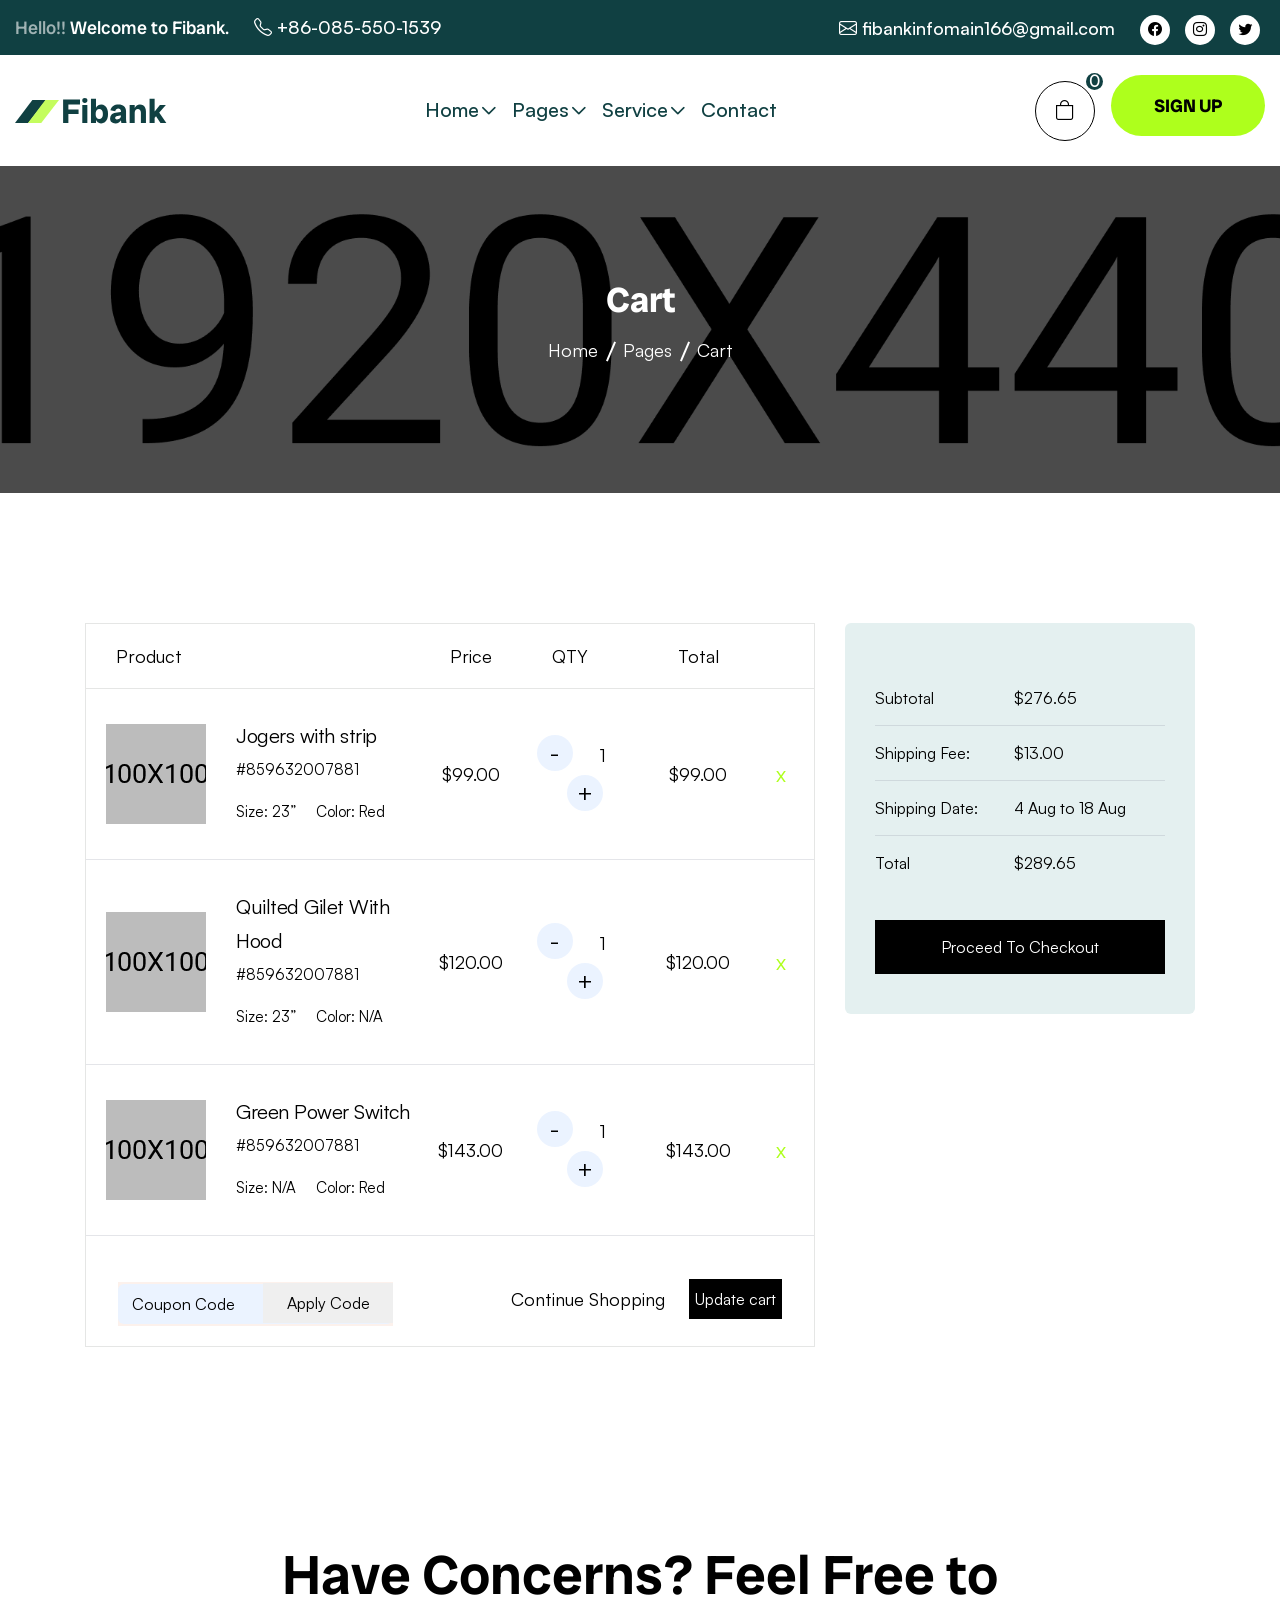
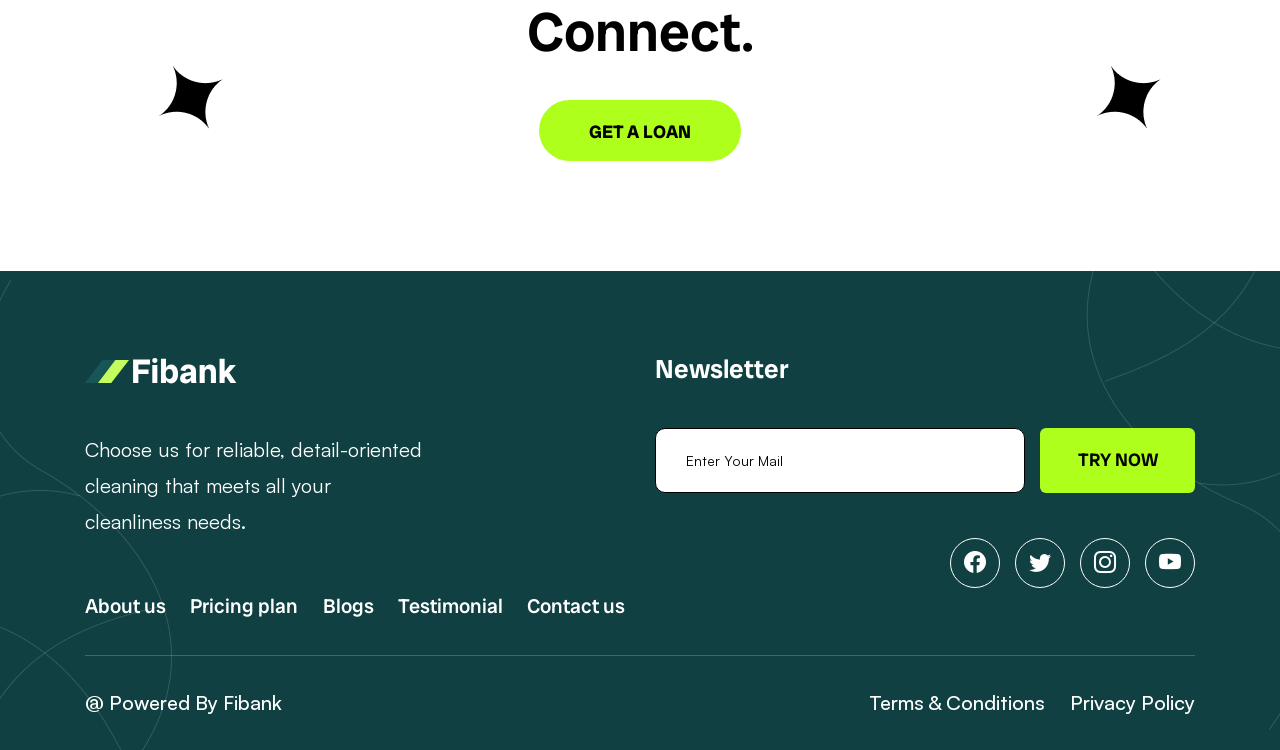
<file: fibank/cart.html>
<!DOCTYPE html>
<html class="no-js" lang="en">

<head>
	<meta charset="utf-8" />
	<meta http-equiv="x-ua-compatible" content="ie=edge" />
	<meta name="keywords"
		content="mobile banking, business consulting, bank loans, credit cards, finance, insurance, broker business, forex trading">
	<meta name="description"
		content="Fibank – is a clean, modern and responsive design that let you to build an exclusive website for mobile banking, business consulting, bank loans, credit cards, finance, insurance, broker business, forex trading.">
	<title>Fibank - Banking And Finnance HTML5 Template</title>
	<meta property="og:site_name" content="Fibank">
	<meta property="og:url" content="">
	<meta property="og:type" content="website">
	<meta property="og:title" content="Fibank - Banking And Finnance HTML5 Template">
	<meta name='og:image' content='images/assets/ogg.png'>
	<!-- For IE -->
	<meta http-equiv="X-UA-Compatible" content="IE=edge">
	<!-- For Resposive Device -->
	<meta name="viewport" content="width=device-width, initial-scale=1.0">
	<!-- For Window Tab Color -->
	<!-- Chrome, Firefox OS and Opera -->
	<meta name="theme-color" content="#913BFF">
	<!-- Windows Phone -->
	<meta name="msapplication-navbutton-color" content="#913BFF">
	<!-- iOS Safari -->
	<meta name="apple-mobile-web-app-status-bar-style" content="#913BFF">

	<!-- <link rel="manifest" href="site.webmanifest" /> -->
	<link rel="shortcut icon" type="image/x-icon" href="assets/img/favicon.png" />
	<!-- Place favicon.ico in the root directory -->

	<!-- CSS here -->
	<link rel="stylesheet" href="assets/css/bootstrap.min.css" />
	<link rel="stylesheet" href="assets/css/satoshi.css" />
	<link rel="stylesheet" href="assets/fonts/bootstrap-icons.css" />
	<link rel="stylesheet" href="assets/css/animate.min.css" />
	<link rel="stylesheet" href="assets/css/slick.css" />
	<link rel="stylesheet" href="assets/css/magnific-popup.css" />
	<link rel="stylesheet" href="assets/css/aos.css" />
	<link rel="stylesheet" href="assets/css/spacing.css" />
	<link rel="stylesheet" href="assets/css/main.css" />
</head>


<body>
	<div class="main-page-wrapper">
		<!--[if lte IE 9]> <p class="browserupgrade"> You are using an <strong>outdated</strong> browser. Please <a href="https://browsehappy.com/">upgrade your browser</a> to improve your experience and security. </p> <![endif]-->

		<!-- Add your site or application content here -->


		<!-- preloader start -->
		<div id="preloader">
			<div id="ctn-preloader" class="ctn-preloader">
				<div class="txt-loading">
					<span data-text-preloader="F" class="letters-loading">
						F
					</span>
					<span data-text-preloader="i" class="letters-loading">
						i
					</span>
					<span data-text-preloader="b" class="letters-loading">
						b
					</span>
					<span data-text-preloader="a" class="letters-loading">
						a
					</span>
					<span data-text-preloader="n" class="letters-loading">
						n
					</span>
					<span data-text-preloader="k" class="letters-loading">
						k
					</span>
				</div>
			</div>
		</div>
		<!-- preloader end  -->


		<!-- offcanvas start  -->
		<div class="offcanvas offcanvas-top theme-bg" tabindex="-1" id="offcanvasTop">
			<div class="offcanvas-header">
				<a data-bs-dismiss="offcanvas" aria-label="Close">
					<i class="fas fa-times search-close" id="search-close"></i>
				</a>
			</div>
			<div class="offcanvas-body">
				<!-- Fullscreen search -->
				<div class="search-wrap">
					<form method="get">
						<input type="search" class="main-search-input" placeholder="Search Your Keyword...">
					</form>
				</div>
				<!-- end fullscreen search -->
			</div>
		</div>
		<!-- offcanvas end  -->

		<!-- shopping-cart-bar start -->
		<div class="cart-menu-right cart-style-1 white-bg">
			<div class="close-icon float-right">
				<a href="javascript:void(0);"><i class="bi bi-x"></i></a>
			</div>
			<div class="dropdown-cart-products">
				<div class="product">
					<div class="product__cart-details">
						<h5 class="product-title">
							<a href="shop.html">Best color ful Lamp for ceiling</a>
						</h5>

						<span class="cart-product-info">
							<span class="cart-product-qty">1</span>
							x $84.00
						</span>
					</div>

					<figure class="product__image-container">
						<a href="shop.html" class="product-img">
							<img src="assets/img/product/cart/product-01.jpg" alt="product">
						</a>
					</figure>
					<a href="#" class="remove-btn" title="Product remove"><i class="fal fa-times"></i></a>
				</div>
				<div class="product">
					<div class="product__cart-details">
						<h5 class="product-title">
							<a href="shop.html">Love color Table Lamp for room</a>
						</h5>

						<span class="cart-product-info">
							<span class="cart-product-qty">1</span>
							x $84.00
						</span>
					</div>

					<figure class="product__image-container">
						<a href="shop.html" class="product-img">
							<img src="assets/img/product/cart/product-02.jpg" alt="product">
						</a>
					</figure>
					<a href="#" class="remove-btn" title="Product remove"><i class="fal fa-times"></i></a>
				</div>
				<div class="product">
					<div class="product__cart-details">
						<h5 class="product-title">
							<a href="shop.html">Best color ful Lamp for ceiling</a>
						</h5>

						<span class="cart-product-info">
							<span class="cart-product-qty">1</span>
							x $84.00
						</span>
					</div>

					<figure class="product__image-container">
						<a href="shop.html" class="product-img">
							<img src="assets/img/product/cart/product-03.jpg" alt="product">
						</a>
					</figure>
					<a href="#" class="remove-btn" title="Product remove"><i class="fal fa-times"></i></a>
				</div>
			</div>

			<div class="cart-total mb-15">
				<span>Total</span>
				<span class="cart-total-price">$160.00</span>
			</div>

			<div class="cart-action">
				<a href="cart.html" class="btn btn-primary">View Cart</a>
				<a href="checkout.html" class="btn btn-outline-primary-2"><span>Checkout</span><i
						class="fal fa-long-arrow-right"></i></a>
			</div>
		</div>
		<!-- shopping-cart-bar end -->

		<!-- header-area start -->
		<header class="theme-main-menu theme-menu-six">
			<div class="header-top">
				<div class="container-fluid">
					<div class="row">
						<div class="col-lg-12">
							<div
								class="topbar-content d-flex align-items-center justify-content-center justify-content-md-between">
								<div class="ht-topbar-left">
									<a class="ht-promo d-none d-md-inline-block" href="#"><span
											class="hello">Hello!!</span>
										Welcome to Fibank.</a>
									<a class="ht-phone d-none d-xl-inline-block" href="#"><span><i
												class="bi bi-telephone"></i></span> +86-085-550-1539</a>
								</div>
								<div class="ht-topbar-right d-flex align-items-center">
									<a class="ht-email d-none d-lg-inline-block" href="#"><span><i
												class="bi bi-envelope"></i></span> fibankinfomain166@gmail.com</a>

									<div class="header-social">
										<a href="@"><i class="bi bi-facebook"></i></a>
										<a href="@"><i class="bi bi-instagram"></i></a>
										<a href="@"><i class="bi bi-twitter"></i></a>
									</div>
								</div>
							</div>
						</div>
					</div>
				</div>
			</div>
			<div class="main-header-area">
				<div class="container-fluid">
					<div class="row align-items-center justify-content-between">
						<div class="col-md-auto col-6">
							<div class="logo-area">
								<a href="index.html"><img src="assets/img/logo/logo-1.svg" alt="Header-logo"></a>
							</div>
						</div>
						<div class="col-md-auto d-flex align-items-center justify-content-end d-lg-inline-block d-none">
							<div class="main-menu d-none d-lg-block">
								<nav id="mobile-menu">
									<ul class="menu-list">
										<li>
											<a href="#">
												Home
											</a>
											<ul class="sub-menu">
												<li>
													<a href="index.html">Home Style 1</a>
												</li>
												<li>
													<a href="index-2.html">Home Style 2</a>
												</li>
												<li>
													<a href="index-3.html">Home Style 3</a>
												</li>
												<li>
													<a href="index-4.html">Home Style 4</a>
												</li>

												<li>
													<a href="index-5.html">Home Style 5</a>
												</li>
											</ul>
										</li>
										<li>
											<a href="#">
												Pages
											</a>
											<ul class="sub-menu">
												<li>
													<a href="about.html">About Us</a>
												</li>
												<li>
													<a href="#">Blog <span class="float-end"><i
																class="bi bi-chevron-down"></i></span></a>
													<ul class="sub-menu">
														<li>
															<a href="blog-grid.html">Blog Grid</a>
														</li>
														<li>
															<a href="blog-list.html">Blog List</a>
														</li>
														<li>
															<a href="blog-classic.html">Blog Classic</a>
														</li>
														<li>
															<a href="blog-details.html">Blog Details</a>
														</li>
													</ul>
												</li>
												<li>
													<a href="#">Shop <span class="float-end"><i
																class="bi bi-chevron-down"></i></span></a>
													<ul class="sub-menu">
														<li>
															<a href="shop.html">Shop</a>
														</li>
														<li>
															<a href="shop-details.html">Shop Details</a>
														</li>
														<li>
															<a href="cart.html">Cart</a>
														</li>
														<li>
															<a href="checkout.html">Checkout</a>
														</li>
													</ul>
												</li>
												<li>
													<a href="#">Project <span class="float-end"><i
																class="bi bi-chevron-down"></i></span></a>
													<ul class="sub-menu">
														<li>
															<a href="project-grid.html">Project Grid</a>
														</li>
														<li>
															<a href="project-details.html">Project Details</a>
														</li>
													</ul>
												</li>
												<li>
													<a href="#">Team <span class="float-end"><i
																class="bi bi-chevron-down"></i></span></a>
													<ul class="sub-menu">
														<li>
															<a href="team.html">Team</a>
														</li>
														<li>
															<a href="team-details.html">Team Details</a>
														</li>
													</ul>
												</li>
												<li>
													<a href="error.html">Error - 404</a>
												</li>
												<li>
													<a href="faq.html">Faq</a>
												</li>
												<li>
													<a href="price.html">Price</a>
												</li>
												<li>
													<a href="testimonial.html">Testimonial</a>
												</li>
											</ul>
										</li>
										<li>
											<a href="#">Service</a>
											<ul class="sub-menu">
												<li>
													<a href="services.html">Services</a>
												</li>
												<li>
													<a href="services-details.html">Services Details</a>
												</li>
											</ul>
										</li>
										<li>
											<a href="contact.html">Contact</a>
										</li>

									</ul>
								</nav>
							</div>
						</div>
						<div class="col-md-auto col-6">
							<div class="right-nav d-flex align-items-center justify-content-end">
								<div class="cart-menu">
									<a class="shopping-cart me-2 me-lg-3" href="#">
										<i class="bi bi-bag"></i>
										<span class="badge">0</span>
									</a>
								</div>
								<div class="quote-btn d-xl-inline-block d-none">
									<a href="login.html" class="ht-btn bs-btn" data-bs-toggle="modal"
										data-bs-target="#loginModal">sign up</a>
								</div>
								<div class="hamburger-menu d-lg-none d-inline-flex">
									<div class="bar-wrap">
										<div class="bar-1"></div>
										<div class="bar-2"></div>
										<div class="bar-3"></div>
									</div>
								</div>
							</div>
						</div>
					</div>
				</div>
			</div>
			<!-- /.theme-main-menu -->
		</header>
		<!-- header-area end -->

		<!-- slide-bar start -->
		<div class="ht-menu-wrapper">
			<div class="ht-menu-area">
				<button class="ht-menu-toggle"><i class="bi bi-x-lg"></i></button>
				<div class="mobile-logo">
					<a href="index.html">
						<img src="assets/img/logo/logo-2.svg" alt="logo">
					</a>
				</div>
				<div class="mobile-menu-wrapper d-lg-none d-inline-block">
					<div class="mobile-menu"></div>
				</div>
				<div class="offset-widget mb-40">
					<div class="info-widget">
						<h4 class="offset-title mb-20">About Us</h4>
						<p class="mb-30">
							But I must explain to you how all this mistaken idea of denouncing pleasure and
							praising pain was born and will give you a complete account of the system and
							expound the actual teachings of the great explore
						</p>
					</div>
				</div>
				<div class="offset-widget mb-30 pr-10">
					<div class="info-widget info-widget2">
						<h4 class="offset-title mb-20">Contact Info</h4>
						<p>
							<i class="fal fa-address-book"></i>
							23/A, Miranda City Likaoli Prikano, Dope
						</p>
						<p>
							<i class="fal fa-phone"></i>
							+0989 7876 9865 9
						</p>
						<p>
							<i class="fal fa-envelope-open"></i>
							info@example.com
						</p>
					</div>
				</div>
				<div class="login-btn text-center">
					<a class="ht-btn w-100" href="login.html">Login</a>
				</div>

			</div>
		</div>
		<!-- side-bar end -->


		<main>

			<!-- page-title-area start -->
			<div class="page-title-area">
				<div class="breadcrumb-wrapper" data-background="assets/img/page-title/page-title-bg.jpg">
					<div class="container">
						<div class="breadcrumb-content text-center">
							<h2 class="breadcrumb-title">Cart</h2>
							<ul class="breadcumb-menu">
								<li><a href="index.html">Home</a></li>
								<li><a href="#">Pages</a></li>
								<li><a href="#">Cart</a></li>
							</ul>
						</div>
					</div>
				</div>
			</div>
			<!-- page-title-area end -->

			<!-- cart-section start -->
			<div class="cart-section pt-130 pb-130 pt-lg-100 pb-lg-100">
				<div class="container">
					<div class="row">
						<div class="col-xl-8">
							<form action="#" class="cart-list-form">
								<div class="table-responsive">
									<table class="table">
										<thead>
											<tr>
												<th colspan="2">Product</th>
												<th>Price</th>
												<th>QTY</th>
												<th>Total</th>
												<th>&nbsp;</th>
											</tr>
										</thead>
										<tbody>
											<tr>
												<td class="product-thumbnails"><a href="#" class="product-img"><img
															src="assets/img/product/cart-1.jpg" alt="Product"></a></td>
												<td class="product-info">
													<a href="#" class="product-name">Jogers with strip</a>
													<div class="serial">#859632007881</div>
													<ul class="style-none">
														<li class="size">Size: 23”</li>
														<li class="color">Color: Red</li>
													</ul>
												</td>
												<td class="price"><span>$99.00</span></td>
												<td class="quantity">
													<ul class="order-box style-none">
														<li>
															<div class="btn value-decrease">-</div>
														</li>
														<li><input type="number" min="1" max="22" value="1" disabled=""
																class="product-value val"></li>
														<li>
															<div class="btn value-increase">+ </div>
														</li>
													</ul>
												</td>
												<td class="price total-price"><span>$99.00</span></td>
												<td><a href="#" class="remove-product">x</a></td>
											</tr>
											<tr>
												<td class="product-thumbnails"><a href="#" class="product-img"><img
															src="assets/img/product/cart-2.jpg" alt="Product"></a></td>
												<td class="product-info">
													<a href="#" class="product-name">Quilted Gilet With Hood</a>
													<div class="serial">#859632007881</div>
													<ul class="style-none">
														<li class="size">Size: 23”</li>
														<li class="color">Color: N/A</li>
													</ul>
												</td>
												<td class="price"><span>$120.00</span></td>
												<td class="quantity">
													<ul class="order-box style-none">
														<li>
															<div class="btn value-decrease">-</div>
														</li>
														<li><input type="number" min="1" max="22" value="1" disabled=""
																class="product-value val"></li>
														<li>
															<div class="btn value-increase">+ </div>
														</li>
													</ul>
												</td>
												<td class="price total-price"><span>$120.00</span></td>
												<td><a href="#" class="remove-product">x</a></td>
											</tr>
											<tr>
												<td class="product-thumbnails"><a href="#" class="product-img"><img
															src="assets/img/product/cart-3.jpg" alt="Product"></a></td>
												<td class="product-info">
													<a href="#" class="product-name">Green Power Switch</a>
													<div class="serial">#859632007881</div>
													<ul class="style-none">
														<li class="size">Size: N/A</li>
														<li class="color">Color: Red</li>
													</ul>
												</td>
												<td class="price"><span>$143.00</span></td>
												<td class="quantity">
													<ul class="order-box style-none">
														<li>
															<div class="btn value-decrease">-</div>
														</li>
														<li><input type="number" min="1" max="22" value="1" disabled=""
																class="product-value val"></li>
														<li>
															<div class="btn value-increase">+ </div>
														</li>
													</ul>
												</td>
												<td class="price total-price"><span>$143.00</span></td>
												<td><a href="#" class="remove-product">x</a></td>
											</tr>
										</tbody>
									</table>
								</div> <!-- /.table-responsive -->

								<div class="cart-footer">
									<div class="coupon-section d-md-flex justify-content-between px-sm-3 mx-lg-3">
										<div class="coupon-form d-lg-flex align-items-center mb-20">
											<input type="text" placeholder="Coupon Code">
											<button class="coupon_btn md-mt-20 sm-mb-20">Apply Code</button>
										</div> <!-- /.coupon-form -->
										<div
											class="update-section d-flex justify-content-center justify-content-lg-end mb-20">
											<p>Continue Shopping</p>
											<button class="update-cart-button ms-sm-4">Update
												cart</button>
										</div>
									</div> <!-- /.coupon-section -->
								</div> <!-- /.cart-footer -->
							</form>
						</div>
						<div class="col-xl-4">
							<div class="cart-total-section d-flex flex-column pt-sm-5">
								<table class="cart-total-table">
									<tbody>
										<tr>
											<th>Subtotal</th>
											<td>$276.65</td>
										</tr>
										<tr>
											<th>Shipping Fee:</th>
											<td>$13.00</td>
										</tr>
										<tr>
											<th>Shipping Date: </th>
											<td>4 Aug to 18 Aug</td>
										</tr>
										<tr>
											<th>Total</th>
											<td>$289.65</td>
										</tr>
									</tbody>
								</table> <!-- /.cart-total-table -->
								<a href="checkout.html" class="checkout-process mt-30">Proceed To
									Checkout</a>
							</div>
						</div>
					</div>
				</div> <!-- /.container -->
			</div>
			<!-- cart-section end -->

			<!-- cta-section end -->
			<div class="cta-section position-relative pt-70 pb-100 pt-lg-60 pb-lg-60">
				<img class="d-none d-lg-inline-block position-absolute start-0 mt-170 ml-140 top-0 rotation"
					src="assets/img/shape/shape-9.png" alt="shape">
				<img class="d-none d-lg-inline-block position-absolute end-0 mt-170 mr-100 top-0 rotation"
					src="assets/img/shape/shape-9.png" alt="shape">
				<div class="container">
					<div class="row justify-content-center">
						<div class="col-lg-9">
							<div class="title-one text-center">
								<h2 class="title">Have Concerns? Feel Free to Connect.</h2>
								<a href="contact.html" class="ht-btn mt-25">Get a loan</a>
							</div>
						</div>
					</div>
				</div>
			</div>
			<!-- cta-section end -->

		</main>


		<!--footer-area start-->
		<footer class="footer-five theme-bg2 position-relative z-1 pt-80">
			<img class="shape-1 position-absolute bottom-0 z-n1" src="assets/img/shape/shape-15.png" alt="shape">
			<img class="shape-2 position-absolute end-0 top-0 z-n1" src="assets/img/shape/shape-16.png" alt="shape">
			<div class="container">
				<div class="row justify-content-center">
					<div class="col-xxl-6 col-xl-6 text-xl-start text-center">
						<div class="footer-widget">
							<div class="footer-logo">
								<a href="index.html"><img src="assets/img/logo/logo-2.svg" alt="Logo"></a>
							</div>
							<p class="description-text">Choose us for reliable, detail-oriented cleaning that meets all
								your
								cleanliness needs.</p>
							<ul class="d-md-flex justify-content-between">
								<li>
									<a href="about.html">About us</a>
								</li>
								<li>
									<a href="price.html">Pricing plan</a>
								</li>
								<li>
									<a href="blog-grid.html">Blogs</a>
								</li>
								<li>
									<a href="about.html">Testimonial</a>
								</li>
								<li>
									<a href="contact.html">Contact us</a>
								</li>
							</ul>
						</div>
					</div>
					<div class="offset-xxl-1 col-xxl-5 col-xl-6 col-lg-7 text-center text-xl-end">
						<h4 class="widget-title text-xl-start text-center">Newsletter</h4>
						<div class="subscribe-form sub-form-3 d-md-flex align-items-center mb-45">
							<input type="text" placeholder="Enter Your Mail">
							<button type="submit">Try Now</button>
						</div>
						<div class="social-links mb-5">
							<a href="#"><i class="bi bi-facebook"></i></a>
							<a href="#"><i class="bi bi-twitter"></i></a>
							<a href="#"><i class="bi bi-instagram"></i></a>
							<a href="#"><i class="bi bi-youtube"></i></a>
						</div>
					</div>
				</div>
			</div>
			<div class="container">
				<div class="copyright-wrap pt-30">
					<div class="row align-items-center">
						<div class="col-lg-6 col-md-6 text-center text-md-start">
							<div class="copyright-text pb-30">
								<a href="https://themeforest.net/user/creativegigs/portfolio">@ Powered By Fibank</a>
							</div>
						</div>
						<div class="col-lg-6 col-md-6 text-center text-md-end pb-30">
							<ul class="footer-menu">
								<li><a href="#">Terms & Conditions</a></li>
								<li><a href="#">Privacy Policy</a></li>
							</ul>
						</div>
					</div>
				</div>
			</div>
		</footer>
		<!--footer-area end-->

		<!-- Modal -->
		<div class="modal fade" id="loginModal" tabindex="-1" aria-labelledby="loginModal" aria-hidden="true">
			<div class="modal-dialog modal-fullscreen modal-dialog-centered">
				<div class="container">
					<div class="user-data-form modal-content">
						<button type="button" class="btn-close" data-bs-dismiss="modal" aria-label="Close"></button>
						<div class="form-wrapper m-auto">
							<ul class="nav nav-tabs border-0 w-100" role="tablist">
								<li class="nav-item" role="presentation">
									<button class="nav-link active" data-bs-toggle="tab" data-bs-target="#fc1"
										role="tab" aria-selected="true">Login</button>
								</li>
								<li class="nav-item" role="presentation">
									<button class="nav-link" data-bs-toggle="tab" data-bs-target="#fc2" role="tab"
										aria-selected="false" tabindex="-1">Signup</button>
								</li>
							</ul>
							<div class="tab-content mt-30">
								<div class="tab-pane show active" role="tabpanel" id="fc1">
									<div class="text-center mb-20">
										<h2>Hi, Welcome Back!</h2>
										<p>Still don't have an account? <a href="#">Sign up</a></p>
									</div>
									<form action="#">
										<div class="row">
											<div class="col-12">
												<div class="input-wrapper position-relative mb-25">
													<label>Email*</label>
													<input type="email" placeholder="Youremail@gmail.com">
												</div>
											</div>
											<div class="col-12">
												<div class="input-wrapper position-relative mb-20">
													<label>Password*</label>
													<input type="password" placeholder="Enter Password"
														class="pass-log-id">
													<span class="placeholder-icon"><span class="passVicon"><img
																src="assets/img/icon/icon-44.svg"
																alt="icon"></span></span>
												</div>
											</div>
											<div class="col-12">
												<div
													class="agreement-checkbox d-flex justify-content-between align-items-center">
													<div>
														<input type="checkbox" id="remember">
														<label for="remember">Keep me logged in</label>
													</div>
													<a href="#">Forget Password?</a>
												</div> <!-- /.agreement-checkbox -->
											</div>
											<div class="col-12">
												<button class="ht-btn w-100 d-block mt-20">Login</button>
											</div>
										</div>
									</form>
								</div>
								<!-- /.tab-pane -->
								<div class="tab-pane" role="tabpanel" id="fc2">
									<div class="text-center mb-20">
										<h2>Register</h2>
										<p>Already have an account? <a href="#">Login</a></p>
									</div>
									<form action="#">
										<div class="row">
											<div class="col-12">
												<div class="input-wrapper position-relative mb-25">
													<label>Name*</label>
													<input type="text" placeholder="Hamina Hasan">
												</div>
											</div>
											<div class="col-12">
												<div class="input-wrapper position-relative mb-25">
													<label>Email*</label>
													<input type="email" placeholder="haminahasan@gmail.com">
												</div>
											</div>
											<div class="col-12">
												<div class="input-wrapper position-relative mb-20">
													<label>Password*</label>
													<input type="password" placeholder="Enter Password"
														class="pass-log-id">
													<span class="placeholder-icon"><span class="passVicon"><img
																src="assets/img/icon/icon-44.svg"
																alt="icon"></span></span>
												</div>
											</div>
											<div class="col-12">
												<div
													class="agreement-checkbox d-flex justify-content-between align-items-center">
													<div>
														<input type="checkbox" id="remember2">
														<label for="remember2">By hitting the "Register" button, you
															agree
															to the <a href="#">Terms conditions</a> &amp; <a
																href="#">Privacy Policy</a></label>
													</div>
												</div> <!-- /.agreement-checkbox -->
											</div>
											<div class="col-12">
												<button class="btn-four w-100 tran3s d-block mt-20">Sign up</button>
											</div>
										</div>
									</form>
								</div>
								<!-- /.tab-pane -->
							</div>

							<div class="d-flex align-items-center mt-30 mb-10">
								<div class="line"></div>
								<span class="pe-3 ps-3 fs-6">OR</span>
								<div class="line"></div>
							</div>
							<div class="row">
								<div class="col-sm-6">
									<a href="#"
										class="social-use-btn d-flex align-items-center justify-content-center tran3s w-100 mt-10">
										<img src="assets/img/icon/google-2.svg" alt="icon">
										<span class="ps-3">Signup with Google</span>
									</a>
								</div>
								<div class="col-sm-6">
									<a href="#"
										class="social-use-btn d-flex align-items-center justify-content-center tran3s w-100 mt-10">
										<img src="assets/img/icon/fb.svg" alt="icon">
										<span class="ps-3">Signup with Facebook</span>
									</a>
								</div>
							</div>
						</div>
					</div>
				</div>
			</div>
		</div>

		<!--scrollToTopBtn end-->
		<a id="scrollToTopBtn" class="progress-wrap">
			<i class="bi bi-arrow-up"></i>
		</a>


	</div>
	<!--main-page-wrapper end-->


	<!-- JS here -->

	<script src="assets/js/modernizr-3.5.0.min.js"></script>
	<script src="assets/js/jquery-3.5.1.min.js"></script>
	<script src="assets/js/popper.min.js"></script>
	<script src="assets/js/bootstrap.min.js"></script>
	<script src="assets/js/jquery.meanmenu.js"></script>
	<script src="assets/js/slick.min.js"></script>
	<script src="assets/js/imagesloaded.pkgd.min.js"></script>
	<script src="assets/js/isotope.pkgd.min.js"></script>
	<script src="assets/js/jquery.magnific-popup.min.js"></script>
	<script src="assets/js/wow.min.js"></script>
	<script src="assets/js/aos.js"></script>
	<script src="assets/js/jquery.counterup.min.js"></script>
	<script src="assets/js/jquery.waypoints.min.js"></script>
	<script src="assets/js/jquery.easypiechart.min.js"></script>
	<script src="assets/js/jquery-ui.js"></script>

	<!--Custom JS here -->
	<script src="assets/js/main.js"></script>


</body>

</html>
</file>
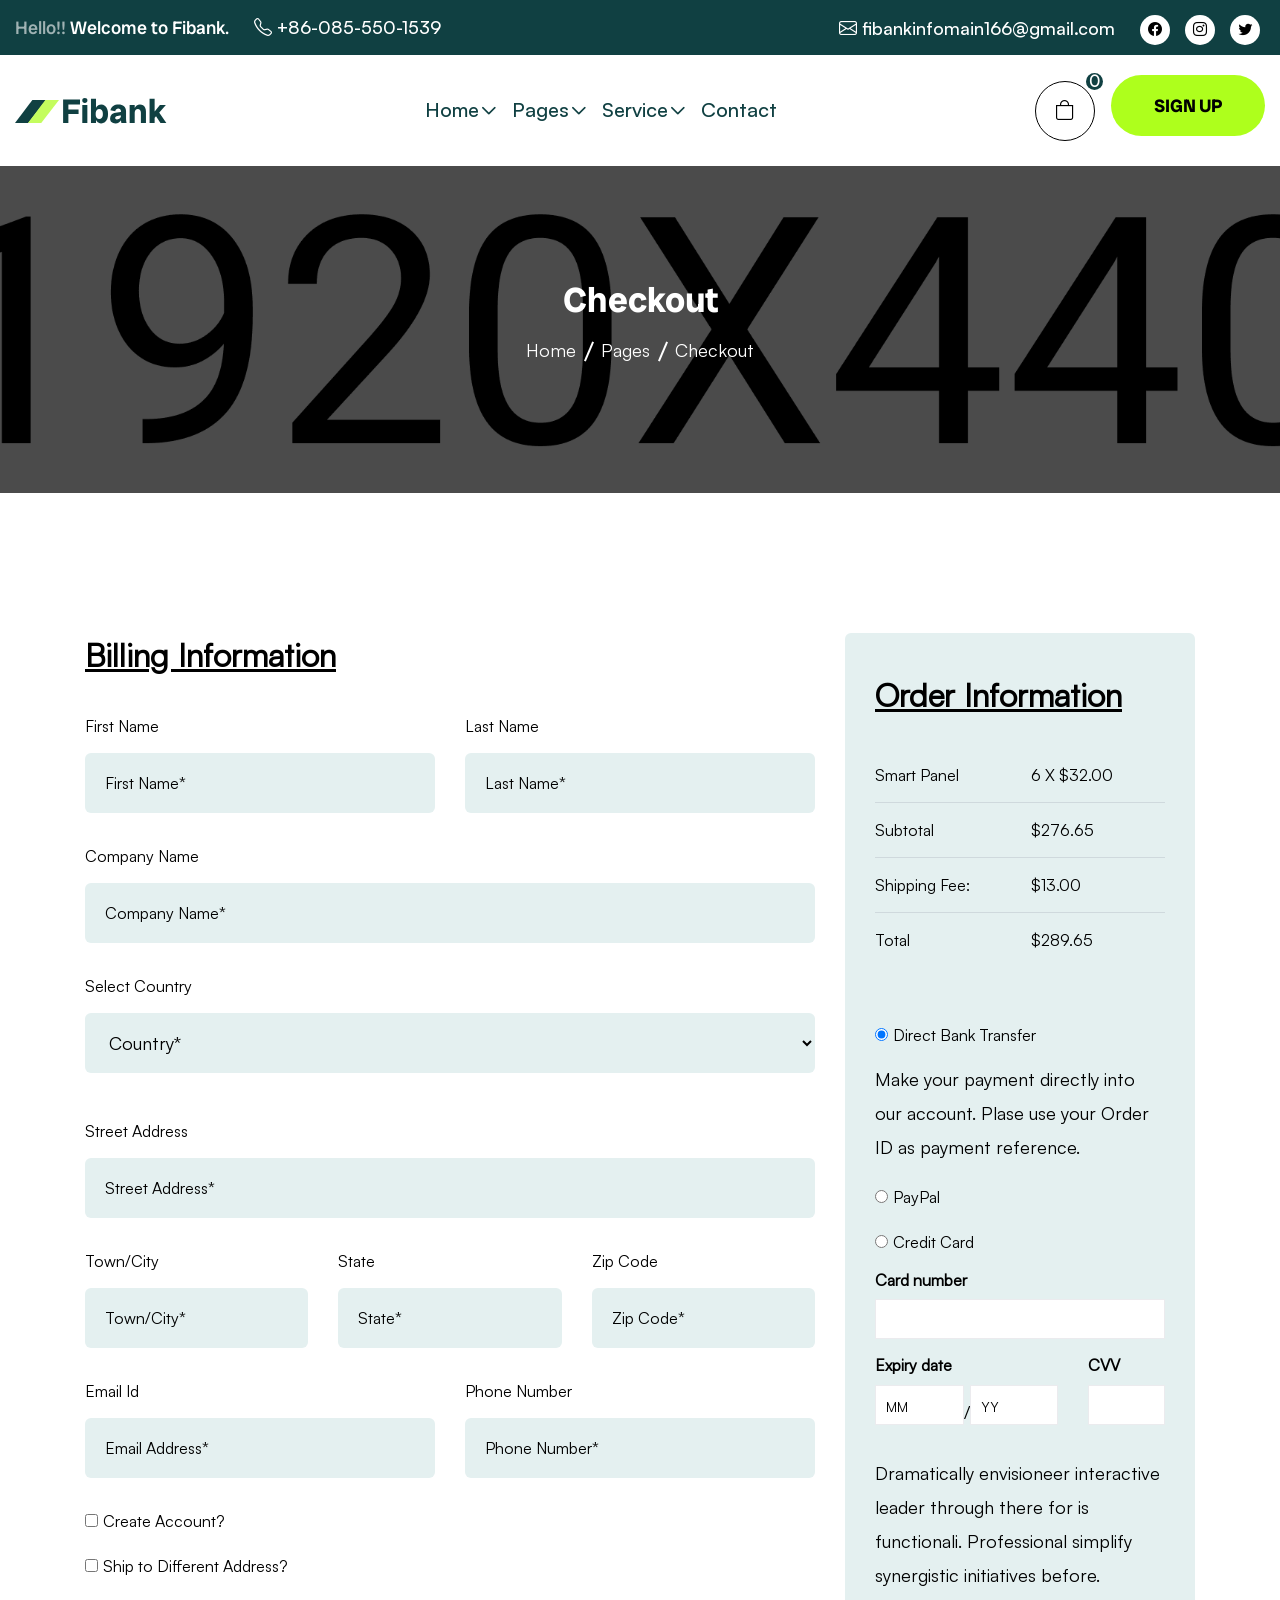
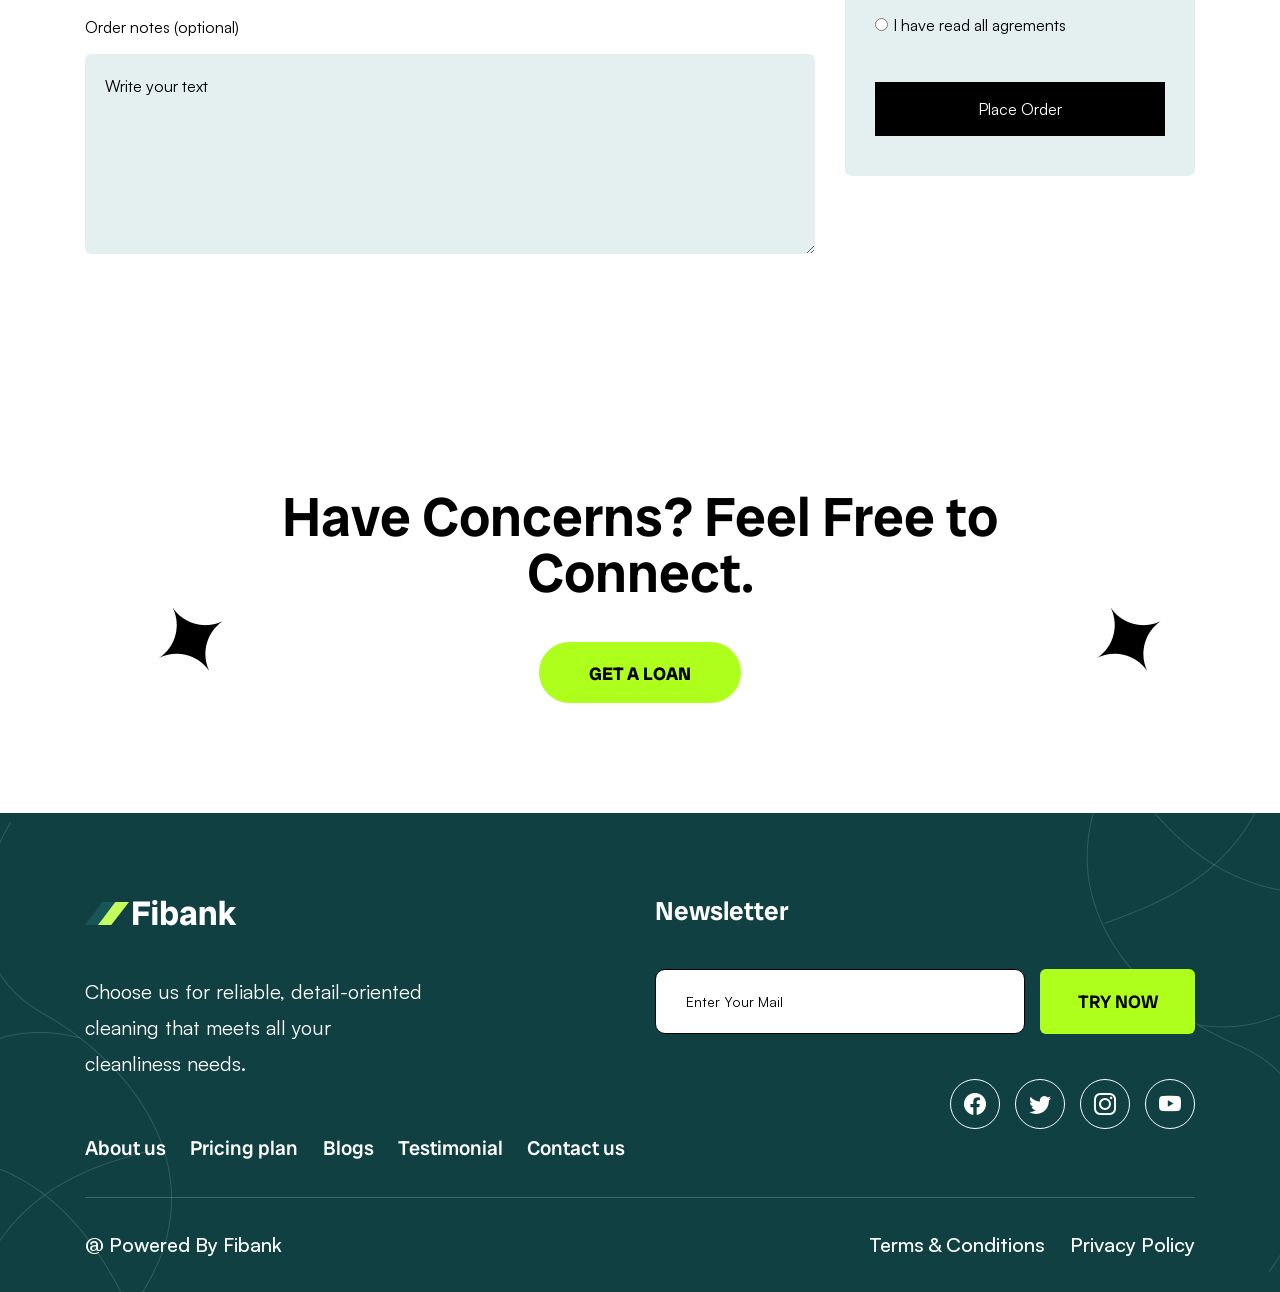
<file: fibank/checkout.html>
<!DOCTYPE html>
<html class="no-js" lang="en">

<head>
	<meta charset="utf-8" />
	<meta http-equiv="x-ua-compatible" content="ie=edge" />
	<meta name="keywords"
		content="mobile banking, business consulting, bank loans, credit cards, finance, insurance, broker business, forex trading">
	<meta name="description"
		content="Fibank – is a clean, modern and responsive design that let you to build an exclusive website for mobile banking, business consulting, bank loans, credit cards, finance, insurance, broker business, forex trading.">
	<title>Fibank - Banking And Finnance HTML5 Template</title>
	<meta property="og:site_name" content="Fibank">
	<meta property="og:url" content="">
	<meta property="og:type" content="website">
	<meta property="og:title" content="Fibank - Banking And Finnance HTML5 Template">
	<meta name='og:image' content='images/assets/ogg.png'>
	<!-- For IE -->
	<meta http-equiv="X-UA-Compatible" content="IE=edge">
	<!-- For Resposive Device -->
	<meta name="viewport" content="width=device-width, initial-scale=1.0">
	<!-- For Window Tab Color -->
	<!-- Chrome, Firefox OS and Opera -->
	<meta name="theme-color" content="#913BFF">
	<!-- Windows Phone -->
	<meta name="msapplication-navbutton-color" content="#913BFF">
	<!-- iOS Safari -->
	<meta name="apple-mobile-web-app-status-bar-style" content="#913BFF">

	<!-- <link rel="manifest" href="site.webmanifest" /> -->
	<link rel="shortcut icon" type="image/x-icon" href="assets/img/favicon.png" />
	<!-- Place favicon.ico in the root directory -->

	<!-- CSS here -->
	<link rel="stylesheet" href="assets/css/bootstrap.min.css" />
	<link rel="stylesheet" href="assets/css/satoshi.css" />
	<link rel="stylesheet" href="assets/fonts/bootstrap-icons.css" />
	<link rel="stylesheet" href="assets/css/animate.min.css" />
	<link rel="stylesheet" href="assets/css/slick.css" />
	<link rel="stylesheet" href="assets/css/magnific-popup.css" />
	<link rel="stylesheet" href="assets/css/aos.css" />
	<link rel="stylesheet" href="assets/css/spacing.css" />
	<link rel="stylesheet" href="assets/css/main.css" />
</head>


<body>
	<div class="main-page-wrapper">
		<!--[if lte IE 9]> <p class="browserupgrade"> You are using an <strong>outdated</strong> browser. Please <a href="https://browsehappy.com/">upgrade your browser</a> to improve your experience and security. </p> <![endif]-->

		<!-- Add your site or application content here -->


		<!-- preloader start -->
		<div id="preloader">
			<div id="ctn-preloader" class="ctn-preloader">
				<div class="txt-loading">
					<span data-text-preloader="F" class="letters-loading">
						F
					</span>
					<span data-text-preloader="i" class="letters-loading">
						i
					</span>
					<span data-text-preloader="b" class="letters-loading">
						b
					</span>
					<span data-text-preloader="a" class="letters-loading">
						a
					</span>
					<span data-text-preloader="n" class="letters-loading">
						n
					</span>
					<span data-text-preloader="k" class="letters-loading">
						k
					</span>
				</div>
			</div>
		</div>
		<!-- preloader end  -->


		<!-- offcanvas start  -->
		<div class="offcanvas offcanvas-top theme-bg" tabindex="-1" id="offcanvasTop">
			<div class="offcanvas-header">
				<a data-bs-dismiss="offcanvas" aria-label="Close">
					<i class="fas fa-times search-close" id="search-close"></i>
				</a>
			</div>
			<div class="offcanvas-body">
				<!-- Fullscreen search -->
				<div class="search-wrap">
					<form method="get">
						<input type="search" class="main-search-input" placeholder="Search Your Keyword...">
					</form>
				</div>
				<!-- end fullscreen search -->
			</div>
		</div>
		<!-- offcanvas end  -->

		<!-- shopping-cart-bar start -->
		<div class="cart-menu-right cart-style-1 white-bg">
			<div class="close-icon float-right">
				<a href="javascript:void(0);"><i class="bi bi-x"></i></a>
			</div>
			<div class="dropdown-cart-products">
				<div class="product">
					<div class="product__cart-details">
						<h5 class="product-title">
							<a href="shop.html">Best color ful Lamp for ceiling</a>
						</h5>

						<span class="cart-product-info">
							<span class="cart-product-qty">1</span>
							x $84.00
						</span>
					</div>

					<figure class="product__image-container">
						<a href="shop.html" class="product-img">
							<img src="assets/img/product/cart/product-01.jpg" alt="product">
						</a>
					</figure>
					<a href="#" class="remove-btn" title="Product remove"><i class="fal fa-times"></i></a>
				</div>
				<div class="product">
					<div class="product__cart-details">
						<h5 class="product-title">
							<a href="shop.html">Love color Table Lamp for room</a>
						</h5>

						<span class="cart-product-info">
							<span class="cart-product-qty">1</span>
							x $84.00
						</span>
					</div>

					<figure class="product__image-container">
						<a href="shop.html" class="product-img">
							<img src="assets/img/product/cart/product-02.jpg" alt="product">
						</a>
					</figure>
					<a href="#" class="remove-btn" title="Product remove"><i class="fal fa-times"></i></a>
				</div>
				<div class="product">
					<div class="product__cart-details">
						<h5 class="product-title">
							<a href="shop.html">Best color ful Lamp for ceiling</a>
						</h5>

						<span class="cart-product-info">
							<span class="cart-product-qty">1</span>
							x $84.00
						</span>
					</div>

					<figure class="product__image-container">
						<a href="shop.html" class="product-img">
							<img src="assets/img/product/cart/product-03.jpg" alt="product">
						</a>
					</figure>
					<a href="#" class="remove-btn" title="Product remove"><i class="fal fa-times"></i></a>
				</div>
			</div>

			<div class="cart-total mb-15">
				<span>Total</span>
				<span class="cart-total-price">$160.00</span>
			</div>

			<div class="cart-action">
				<a href="cart.html" class="btn btn-primary">View Cart</a>
				<a href="checkout.html" class="btn btn-outline-primary-2"><span>Checkout</span><i
						class="fal fa-long-arrow-right"></i></a>
			</div>
		</div>
		<!-- shopping-cart-bar end -->

		<!-- header-area start -->
		<header class="theme-main-menu theme-menu-six">
			<div class="header-top">
				<div class="container-fluid">
					<div class="row">
						<div class="col-lg-12">
							<div
								class="topbar-content d-flex align-items-center justify-content-center justify-content-md-between">
								<div class="ht-topbar-left">
									<a class="ht-promo d-none d-md-inline-block" href="#"><span
											class="hello">Hello!!</span>
										Welcome to Fibank.</a>
									<a class="ht-phone d-none d-xl-inline-block" href="#"><span><i
												class="bi bi-telephone"></i></span> +86-085-550-1539</a>
								</div>
								<div class="ht-topbar-right d-flex align-items-center">
									<a class="ht-email d-none d-lg-inline-block" href="#"><span><i
												class="bi bi-envelope"></i></span> fibankinfomain166@gmail.com</a>

									<div class="header-social">
										<a href="@"><i class="bi bi-facebook"></i></a>
										<a href="@"><i class="bi bi-instagram"></i></a>
										<a href="@"><i class="bi bi-twitter"></i></a>
									</div>
								</div>
							</div>
						</div>
					</div>
				</div>
			</div>
			<div class="main-header-area">
				<div class="container-fluid">
					<div class="row align-items-center justify-content-between">
						<div class="col-md-auto col-6">
							<div class="logo-area">
								<a href="index.html"><img src="assets/img/logo/logo-1.svg" alt="Header-logo"></a>
							</div>
						</div>
						<div class="col-md-auto d-flex align-items-center justify-content-end d-lg-inline-block d-none">
							<div class="main-menu d-none d-lg-block">
								<nav id="mobile-menu">
									<ul class="menu-list">
										<li>
											<a href="#">
												Home
											</a>
											<ul class="sub-menu">
												<li>
													<a href="index.html">Home Style 1</a>
												</li>
												<li>
													<a href="index-2.html">Home Style 2</a>
												</li>
												<li>
													<a href="index-3.html">Home Style 3</a>
												</li>
												<li>
													<a href="index-4.html">Home Style 4</a>
												</li>

												<li>
													<a href="index-5.html">Home Style 5</a>
												</li>
											</ul>
										</li>
										<li>
											<a href="#">
												Pages
											</a>
											<ul class="sub-menu">
												<li>
													<a href="about.html">About Us</a>
												</li>
												<li>
													<a href="#">Blog <span class="float-end"><i
																class="bi bi-chevron-down"></i></span></a>
													<ul class="sub-menu">
														<li>
															<a href="blog-grid.html">Blog Grid</a>
														</li>
														<li>
															<a href="blog-list.html">Blog List</a>
														</li>
														<li>
															<a href="blog-classic.html">Blog Classic</a>
														</li>
														<li>
															<a href="blog-details.html">Blog Details</a>
														</li>
													</ul>
												</li>
												<li>
													<a href="#">Shop <span class="float-end"><i
																class="bi bi-chevron-down"></i></span></a>
													<ul class="sub-menu">
														<li>
															<a href="shop.html">Shop</a>
														</li>
														<li>
															<a href="shop-details.html">Shop Details</a>
														</li>
														<li>
															<a href="cart.html">Cart</a>
														</li>
														<li>
															<a href="checkout.html">Checkout</a>
														</li>
													</ul>
												</li>
												<li>
													<a href="#">Project <span class="float-end"><i
																class="bi bi-chevron-down"></i></span></a>
													<ul class="sub-menu">
														<li>
															<a href="project-grid.html">Project Grid</a>
														</li>
														<li>
															<a href="project-details.html">Project Details</a>
														</li>
													</ul>
												</li>
												<li>
													<a href="#">Team <span class="float-end"><i
																class="bi bi-chevron-down"></i></span></a>
													<ul class="sub-menu">
														<li>
															<a href="team.html">Team</a>
														</li>
														<li>
															<a href="team-details.html">Team Details</a>
														</li>
													</ul>
												</li>
												<li>
													<a href="error.html">Error - 404</a>
												</li>
												<li>
													<a href="faq.html">Faq</a>
												</li>
												<li>
													<a href="price.html">Price</a>
												</li>
												<li>
													<a href="testimonial.html">Testimonial</a>
												</li>
											</ul>
										</li>
										<li>
											<a href="#">Service</a>
											<ul class="sub-menu">
												<li>
													<a href="services.html">Services</a>
												</li>
												<li>
													<a href="services-details.html">Services Details</a>
												</li>
											</ul>
										</li>
										<li>
											<a href="contact.html">Contact</a>
										</li>

									</ul>
								</nav>
							</div>
						</div>
						<div class="col-md-auto col-6">
							<div class="right-nav d-flex align-items-center justify-content-end">
								<div class="cart-menu">
									<a class="shopping-cart me-2 me-lg-3" href="#">
										<i class="bi bi-bag"></i>
										<span class="badge">0</span>
									</a>
								</div>
								<div class="quote-btn d-xl-inline-block d-none">
									<a href="login.html" class="ht-btn bs-btn" data-bs-toggle="modal"
										data-bs-target="#loginModal">sign up</a>
								</div>
								<div class="hamburger-menu d-lg-none d-inline-flex">
									<div class="bar-wrap">
										<div class="bar-1"></div>
										<div class="bar-2"></div>
										<div class="bar-3"></div>
									</div>
								</div>
							</div>
						</div>
					</div>
				</div>
			</div>
			<!-- /.theme-main-menu -->
		</header>
		<!-- header-area end -->

		<!-- slide-bar start -->
		<div class="ht-menu-wrapper">
			<div class="ht-menu-area">
				<button class="ht-menu-toggle"><i class="bi bi-x-lg"></i></button>
				<div class="mobile-logo">
					<a href="index.html">
						<img src="assets/img/logo/logo-2.svg" alt="logo">
					</a>
				</div>
				<div class="mobile-menu-wrapper d-lg-none d-inline-block">
					<div class="mobile-menu"></div>
				</div>
				<div class="offset-widget mb-40">
					<div class="info-widget">
						<h4 class="offset-title mb-20">About Us</h4>
						<p class="mb-30">
							But I must explain to you how all this mistaken idea of denouncing pleasure and
							praising pain was born and will give you a complete account of the system and
							expound the actual teachings of the great explore
						</p>
					</div>
				</div>
				<div class="offset-widget mb-30 pr-10">
					<div class="info-widget info-widget2">
						<h4 class="offset-title mb-20">Contact Info</h4>
						<p>
							<i class="fal fa-address-book"></i>
							23/A, Miranda City Likaoli Prikano, Dope
						</p>
						<p>
							<i class="fal fa-phone"></i>
							+0989 7876 9865 9
						</p>
						<p>
							<i class="fal fa-envelope-open"></i>
							info@example.com
						</p>
					</div>
				</div>
				<div class="login-btn text-center">
					<a class="ht-btn w-100" href="login.html">Login</a>
				</div>

			</div>
		</div>
		<!-- side-bar end -->


		<main>

			<!-- page-title-area start -->
			<div class="page-title-area">
				<div class="breadcrumb-wrapper" data-background="assets/img/page-title/page-title-bg.jpg">
					<div class="container">
						<div class="breadcrumb-content text-center">
							<h2 class="breadcrumb-title">Checkout</h2>
							<ul class="breadcumb-menu">
								<li><a href="index.html">Home</a></li>
								<li><a href="#">Pages</a></li>
								<li><a href="#">Checkout</a></li>
							</ul>
						</div>
					</div>
				</div>
			</div>
			<!-- page-title-area end -->

			<!-- checkout-section start -->
			<div class="checkout-section pt-140 pt-lg-100 pb-130 pb-lg-60 overflow-hidden">
				<div class="container">
					<form action="#" class="checkout-form">
						<div class="row">
							<div class="col-lg-8">
								<h3 class="cart-info-title">Billing Information</h3>
								<div class="user-profile-data">
									<div class="row">
										<div class="col-lg-6">
											<label>First Name</label>
											<input type="text" placeholder="First Name*" class="single-input-wrapper">
										</div>
										<div class="col-lg-6">
											<label>Last Name</label>
											<input type="text" placeholder="Last Name*" class="single-input-wrapper">
										</div>
										<div class="col-12"><label>Company Name</label><input type="text"
												placeholder="Company Name*" class="single-input-wrapper"></div>
										<div class="col-12">
											<label>Select Country</label>
											<select class="ht-select-menu">
												<option value="">Country*</option>
												<option value="AF">Afghanistan</option>
												<option value="AX">Åland Islands</option>
												<option value="AL">Albania</option>
												<option value="DZ">Algeria</option>
												<option value="AS">American Samoa</option>
												<option value="AD">Andorra</option>
												<option value="AO">Angola</option>
												<option value="AI">Anguilla</option>
												<option value="AQ">Antarctica</option>
												<option value="AG">Antigua and Barbuda</option>
												<option value="AR">Argentina</option>
												<option value="AM">Armenia</option>
												<option value="AW">Aruba</option>
												<option value="AU">Australia</option>
												<option value="AT">Austria</option>
												<option value="AZ">Azerbaijan</option>
												<option value="BS">Bahamas</option>
												<option value="BH">Bahrain</option>
												<option value="BD">Bangladesh</option>
												<option value="BB">Barbados</option>
												<option value="BY">Belarus</option>
												<option value="BE">Belgium</option>
												<option value="BZ">Belize</option>
												<option value="BJ">Benin</option>
												<option value="BM">Bermuda</option>
												<option value="BT">Bhutan</option>
												<option value="BO">Bolivia, Plurinational State of</option>
												<option value="BA">Bosnia and Herzegovina</option>
												<option value="BW">Botswana</option>
												<option value="BV">Bouvet Island</option>
												<option value="BR">Brazil</option>
												<option value="IO">British Indian Ocean Territory</option>
												<option value="BN">Brunei Darussalam</option>
												<option value="BG">Bulgaria</option>
												<option value="BF">Burkina Faso</option>
												<option value="BI">Burundi</option>
												<option value="KH">Cambodia</option>
												<option value="CM">Cameroon</option>
												<option value="CA">Canada</option>
												<option value="CV">Cape Verde</option>
												<option value="KY">Cayman Islands</option>
												<option value="CF">Central African Republic</option>
												<option value="TD">Chad</option>
												<option value="CL">Chile</option>
												<option value="CN">China</option>
												<option value="CX">Christmas Island</option>
												<option value="CC">Cocos (Keeling) Islands</option>
												<option value="CO">Colombia</option>
												<option value="KM">Comoros</option>
												<option value="CG">Congo</option>
												<option value="CD">Congo, the Democratic Republic of the</option>
												<option value="CK">Cook Islands</option>
												<option value="CR">Costa Rica</option>
												<option value="CI">Côte d'Ivoire</option>
												<option value="HR">Croatia</option>
												<option value="CU">Cuba</option>
												<option value="CY">Cyprus</option>
												<option value="CZ">Czech Republic</option>
												<option value="DK">Denmark</option>
												<option value="DJ">Djibouti</option>
												<option value="DM">Dominica</option>
												<option value="DO">Dominican Republic</option>
												<option value="EC">Ecuador</option>
												<option value="EG">Egypt</option>
												<option value="SV">El Salvador</option>
												<option value="GQ">Equatorial Guinea</option>
												<option value="ER">Eritrea</option>
												<option value="EE">Estonia</option>
												<option value="ET">Ethiopia</option>
												<option value="FK">Falkland Islands (Malvinas)</option>
												<option value="FO">Faroe Islands</option>
												<option value="FJ">Fiji</option>
												<option value="FI">Finland</option>
												<option value="FR">France</option>
												<option value="GF">French Guiana</option>
												<option value="PF">French Polynesia</option>
												<option value="TF">French Southern Territories</option>
												<option value="GA">Gabon</option>
												<option value="GM">Gambia</option>
												<option value="GE">Georgia</option>
												<option value="DE">Germany</option>
												<option value="GH">Ghana</option>
												<option value="GI">Gibraltar</option>
												<option value="GR">Greece</option>
												<option value="GL">Greenland</option>
												<option value="GD">Grenada</option>
												<option value="GP">Guadeloupe</option>
												<option value="GU">Guam</option>
												<option value="GT">Guatemala</option>
												<option value="GG">Guernsey</option>
												<option value="GN">Guinea</option>
												<option value="GW">Guinea-Bissau</option>
												<option value="GY">Guyana</option>
												<option value="HT">Haiti</option>
												<option value="HM">Heard Island and McDonald Islands</option>
												<option value="VA">Holy See (Vatican City State)</option>
												<option value="HN">Honduras</option>
												<option value="HK">Hong Kong</option>
												<option value="HU">Hungary</option>
												<option value="IS">Iceland</option>
												<option value="IN">India</option>
												<option value="ID">Indonesia</option>
												<option value="IR">Iran, Islamic Republic of</option>
												<option value="IQ">Iraq</option>
												<option value="IE">Ireland</option>
												<option value="IM">Isle of Man</option>
												<option value="IL">Israel</option>
												<option value="IT">Italy</option>
												<option value="JM">Jamaica</option>
												<option value="JP">Japan</option>
												<option value="JE">Jersey</option>
												<option value="JO">Jordan</option>
												<option value="KZ">Kazakhstan</option>
												<option value="KE">Kenya</option>
												<option value="KI">Kiribati</option>
												<option value="KP">Korea, Democratic People's Republic of</option>
												<option value="KR">Korea, Republic of</option>
												<option value="KW">Kuwait</option>
												<option value="KG">Kyrgyzstan</option>
												<option value="LA">Lao People's Democratic Republic</option>
												<option value="LV">Latvia</option>
												<option value="LB">Lebanon</option>
												<option value="LS">Lesotho</option>
												<option value="LR">Liberia</option>
												<option value="LY">Libyan Arab Jamahiriya</option>
												<option value="LI">Liechtenstein</option>
												<option value="LT">Lithuania</option>
												<option value="LU">Luxembourg</option>
												<option value="MO">Macao</option>
												<option value="MK">Macedonia, the former Yugoslav Republic of</option>
												<option value="MG">Madagascar</option>
												<option value="MW">Malawi</option>
												<option value="MY">Malaysia</option>
												<option value="MV">Maldives</option>
												<option value="ML">Mali</option>
												<option value="MT">Malta</option>
												<option value="MH">Marshall Islands</option>
												<option value="MQ">Martinique</option>
												<option value="MR">Mauritania</option>
												<option value="MU">Mauritius</option>
												<option value="YT">Mayotte</option>
												<option value="MX">Mexico</option>
												<option value="FM">Micronesia, Federated States of</option>
												<option value="MD">Moldova, Republic of</option>
												<option value="MC">Monaco</option>
												<option value="MN">Mongolia</option>
												<option value="ME">Montenegro</option>
												<option value="MS">Montserrat</option>
												<option value="MA">Morocco</option>
												<option value="MZ">Mozambique</option>
												<option value="MM">Myanmar</option>
												<option value="NA">Namibia</option>
												<option value="NR">Nauru</option>
												<option value="NP">Nepal</option>
												<option value="NL">Netherlands</option>
												<option value="AN">Netherlands Antilles</option>
												<option value="NC">New Caledonia</option>
												<option value="NZ">New Zealand</option>
												<option value="NI">Nicaragua</option>
												<option value="NE">Niger</option>
												<option value="NG">Nigeria</option>
												<option value="NU">Niue</option>
												<option value="NF">Norfolk Island</option>
												<option value="MP">Northern Mariana Islands</option>
												<option value="NO">Norway</option>
												<option value="OM">Oman</option>
												<option value="PK">Pakistan</option>
												<option value="PW">Palau</option>
												<option value="PS">Palestinian Territory, Occupied</option>
												<option value="PA">Panama</option>
												<option value="PG">Papua New Guinea</option>
												<option value="PY">Paraguay</option>
												<option value="PE">Peru</option>
												<option value="PH">Philippines</option>
												<option value="PN">Pitcairn</option>
												<option value="PL">Poland</option>
												<option value="PT">Portugal</option>
												<option value="PR">Puerto Rico</option>
												<option value="QA">Qatar</option>
												<option value="RE">Réunion</option>
												<option value="RO">Romania</option>
												<option value="RU">Russian Federation</option>
												<option value="RW">Rwanda</option>
												<option value="BL">Saint Barthélemy</option>
												<option value="SH">Saint Helena, Ascension and Tristan da Cunha</option>
												<option value="KN">Saint Kitts and Nevis</option>
												<option value="LC">Saint Lucia</option>
												<option value="MF">Saint Martin (French part)</option>
												<option value="PM">Saint Pierre and Miquelon</option>
												<option value="VC">Saint Vincent and the Grenadines</option>
												<option value="WS">Samoa</option>
												<option value="SM">San Marino</option>
												<option value="ST">Sao Tome and Principe</option>
												<option value="SA">Saudi Arabia</option>
												<option value="SN">Senegal</option>
												<option value="RS">Serbia</option>
												<option value="SC">Seychelles</option>
												<option value="SL">Sierra Leone</option>
												<option value="SG">Singapore</option>
												<option value="SK">Slovakia</option>
												<option value="SI">Slovenia</option>
												<option value="SB">Solomon Islands</option>
												<option value="SO">Somalia</option>
												<option value="ZA">South Africa</option>
												<option value="GS">South Georgia and the South Sandwich Islands</option>
												<option value="ES">Spain</option>
												<option value="LK">Sri Lanka</option>
												<option value="SD">Sudan</option>
												<option value="SR">Suriname</option>
												<option value="SJ">Svalbard and Jan Mayen</option>
												<option value="SZ">Swaziland</option>
												<option value="SE">Sweden</option>
												<option value="CH">Switzerland</option>
												<option value="SY">Syrian Arab Republic</option>
												<option value="TW">Taiwan, Province of China</option>
												<option value="TJ">Tajikistan</option>
												<option value="TZ">Tanzania, United Republic of</option>
												<option value="TH">Thailand</option>
												<option value="TL">Timor-Leste</option>
												<option value="TG">Togo</option>
												<option value="TK">Tokelau</option>
												<option value="TO">Tonga</option>
												<option value="TT">Trinidad and Tobago</option>
												<option value="TN">Tunisia</option>
												<option value="TR">Turkey</option>
												<option value="TM">Turkmenistan</option>
												<option value="TC">Turks and Caicos Islands</option>
												<option value="TV">Tuvalu</option>
												<option value="UG">Uganda</option>
												<option value="UA">Ukraine</option>
												<option value="AE">United Arab Emirates</option>
												<option value="GB">United Kingdom</option>
												<option value="US">United States</option>
												<option value="UM">United States Minor Outlying Islands</option>
												<option value="UY">Uruguay</option>
												<option value="UZ">Uzbekistan</option>
												<option value="VU">Vanuatu</option>
												<option value="VE">Venezuela, Bolivarian Republic of</option>
												<option value="VN">Viet Nam</option>
												<option value="VG">Virgin Islands, British</option>
												<option value="VI">Virgin Islands, U.S.</option>
												<option value="WF">Wallis and Futuna</option>
												<option value="EH">Western Sahara</option>
												<option value="YE">Yemen</option>
												<option value="ZM">Zambia</option>
												<option value="ZW">Zimbabwe</option>
											</select>
											<div class="nice-select ht-select-menu d-none" tabindex="0"><span
													class="current">Country*</span>
												<ul class="list">
													<li data-value="" class="option selected">Country*</li>
													<li data-value="AF" class="option">Afghanistan</li>
													<li data-value="AX" class="option">Åland Islands</li>
													<li data-value="AL" class="option">Albania</li>
													<li data-value="DZ" class="option">Algeria</li>
													<li data-value="AS" class="option">American Samoa</li>
													<li data-value="AD" class="option">Andorra</li>
													<li data-value="AO" class="option">Angola</li>
													<li data-value="AI" class="option">Anguilla</li>
													<li data-value="AQ" class="option">Antarctica</li>
													<li data-value="AG" class="option">Antigua and Barbuda</li>
													<li data-value="AR" class="option">Argentina</li>
													<li data-value="AM" class="option">Armenia</li>
													<li data-value="AW" class="option">Aruba</li>
													<li data-value="AU" class="option">Australia</li>
													<li data-value="AT" class="option">Austria</li>
													<li data-value="AZ" class="option">Azerbaijan</li>
													<li data-value="BS" class="option">Bahamas</li>
													<li data-value="BH" class="option">Bahrain</li>
													<li data-value="BD" class="option">Bangladesh</li>
													<li data-value="BB" class="option">Barbados</li>
													<li data-value="BY" class="option">Belarus</li>
													<li data-value="BE" class="option">Belgium</li>
													<li data-value="BZ" class="option">Belize</li>
													<li data-value="BJ" class="option">Benin</li>
													<li data-value="BM" class="option">Bermuda</li>
													<li data-value="BT" class="option">Bhutan</li>
													<li data-value="BO" class="option">Bolivia, Plurinational State of
													</li>
													<li data-value="BA" class="option">Bosnia and Herzegovina</li>
													<li data-value="BW" class="option">Botswana</li>
													<li data-value="BV" class="option">Bouvet Island</li>
													<li data-value="BR" class="option">Brazil</li>
													<li data-value="IO" class="option">British Indian Ocean Territory
													</li>
													<li data-value="BN" class="option">Brunei Darussalam</li>
													<li data-value="BG" class="option">Bulgaria</li>
													<li data-value="BF" class="option">Burkina Faso</li>
													<li data-value="BI" class="option">Burundi</li>
													<li data-value="KH" class="option">Cambodia</li>
													<li data-value="CM" class="option">Cameroon</li>
													<li data-value="CA" class="option">Canada</li>
													<li data-value="CV" class="option">Cape Verde</li>
													<li data-value="KY" class="option">Cayman Islands</li>
													<li data-value="CF" class="option">Central African Republic</li>
													<li data-value="TD" class="option">Chad</li>
													<li data-value="CL" class="option">Chile</li>
													<li data-value="CN" class="option">China</li>
													<li data-value="CX" class="option">Christmas Island</li>
													<li data-value="CC" class="option">Cocos (Keeling) Islands</li>
													<li data-value="CO" class="option">Colombia</li>
													<li data-value="KM" class="option">Comoros</li>
													<li data-value="CG" class="option">Congo</li>
													<li data-value="CD" class="option">Congo, the Democratic Republic of
														the</li>
													<li data-value="CK" class="option">Cook Islands</li>
													<li data-value="CR" class="option">Costa Rica</li>
													<li data-value="CI" class="option">Côte d'Ivoire</li>
													<li data-value="HR" class="option">Croatia</li>
													<li data-value="CU" class="option">Cuba</li>
													<li data-value="CY" class="option">Cyprus</li>
													<li data-value="CZ" class="option">Czech Republic</li>
													<li data-value="DK" class="option">Denmark</li>
													<li data-value="DJ" class="option">Djibouti</li>
													<li data-value="DM" class="option">Dominica</li>
													<li data-value="DO" class="option">Dominican Republic</li>
													<li data-value="EC" class="option">Ecuador</li>
													<li data-value="EG" class="option">Egypt</li>
													<li data-value="SV" class="option">El Salvador</li>
													<li data-value="GQ" class="option">Equatorial Guinea</li>
													<li data-value="ER" class="option">Eritrea</li>
													<li data-value="EE" class="option">Estonia</li>
													<li data-value="ET" class="option">Ethiopia</li>
													<li data-value="FK" class="option">Falkland Islands (Malvinas)</li>
													<li data-value="FO" class="option">Faroe Islands</li>
													<li data-value="FJ" class="option">Fiji</li>
													<li data-value="FI" class="option">Finland</li>
													<li data-value="FR" class="option">France</li>
													<li data-value="GF" class="option">French Guiana</li>
													<li data-value="PF" class="option">French Polynesia</li>
													<li data-value="TF" class="option">French Southern Territories</li>
													<li data-value="GA" class="option">Gabon</li>
													<li data-value="GM" class="option">Gambia</li>
													<li data-value="GE" class="option">Georgia</li>
													<li data-value="DE" class="option">Germany</li>
													<li data-value="GH" class="option">Ghana</li>
													<li data-value="GI" class="option">Gibraltar</li>
													<li data-value="GR" class="option">Greece</li>
													<li data-value="GL" class="option">Greenland</li>
													<li data-value="GD" class="option">Grenada</li>
													<li data-value="GP" class="option">Guadeloupe</li>
													<li data-value="GU" class="option">Guam</li>
													<li data-value="GT" class="option">Guatemala</li>
													<li data-value="GG" class="option">Guernsey</li>
													<li data-value="GN" class="option">Guinea</li>
													<li data-value="GW" class="option">Guinea-Bissau</li>
													<li data-value="GY" class="option">Guyana</li>
													<li data-value="HT" class="option">Haiti</li>
													<li data-value="HM" class="option">Heard Island and McDonald Islands
													</li>
													<li data-value="VA" class="option">Holy See (Vatican City State)
													</li>
													<li data-value="HN" class="option">Honduras</li>
													<li data-value="HK" class="option">Hong Kong</li>
													<li data-value="HU" class="option">Hungary</li>
													<li data-value="IS" class="option">Iceland</li>
													<li data-value="IN" class="option">India</li>
													<li data-value="ID" class="option">Indonesia</li>
													<li data-value="IR" class="option">Iran, Islamic Republic of</li>
													<li data-value="IQ" class="option">Iraq</li>
													<li data-value="IE" class="option">Ireland</li>
													<li data-value="IM" class="option">Isle of Man</li>
													<li data-value="IL" class="option">Israel</li>
													<li data-value="IT" class="option">Italy</li>
													<li data-value="JM" class="option">Jamaica</li>
													<li data-value="JP" class="option">Japan</li>
													<li data-value="JE" class="option">Jersey</li>
													<li data-value="JO" class="option">Jordan</li>
													<li data-value="KZ" class="option">Kazakhstan</li>
													<li data-value="KE" class="option">Kenya</li>
													<li data-value="KI" class="option">Kiribati</li>
													<li data-value="KP" class="option">Korea, Democratic People's
														Republic of</li>
													<li data-value="KR" class="option">Korea, Republic of</li>
													<li data-value="KW" class="option">Kuwait</li>
													<li data-value="KG" class="option">Kyrgyzstan</li>
													<li data-value="LA" class="option">Lao People's Democratic Republic
													</li>
													<li data-value="LV" class="option">Latvia</li>
													<li data-value="LB" class="option">Lebanon</li>
													<li data-value="LS" class="option">Lesotho</li>
													<li data-value="LR" class="option">Liberia</li>
													<li data-value="LY" class="option">Libyan Arab Jamahiriya</li>
													<li data-value="LI" class="option">Liechtenstein</li>
													<li data-value="LT" class="option">Lithuania</li>
													<li data-value="LU" class="option">Luxembourg</li>
													<li data-value="MO" class="option">Macao</li>
													<li data-value="MK" class="option">Macedonia, the former Yugoslav
														Republic of</li>
													<li data-value="MG" class="option">Madagascar</li>
													<li data-value="MW" class="option">Malawi</li>
													<li data-value="MY" class="option">Malaysia</li>
													<li data-value="MV" class="option">Maldives</li>
													<li data-value="ML" class="option">Mali</li>
													<li data-value="MT" class="option">Malta</li>
													<li data-value="MH" class="option">Marshall Islands</li>
													<li data-value="MQ" class="option">Martinique</li>
													<li data-value="MR" class="option">Mauritania</li>
													<li data-value="MU" class="option">Mauritius</li>
													<li data-value="YT" class="option">Mayotte</li>
													<li data-value="MX" class="option">Mexico</li>
													<li data-value="FM" class="option">Micronesia, Federated States of
													</li>
													<li data-value="MD" class="option">Moldova, Republic of</li>
													<li data-value="MC" class="option">Monaco</li>
													<li data-value="MN" class="option">Mongolia</li>
													<li data-value="ME" class="option">Montenegro</li>
													<li data-value="MS" class="option">Montserrat</li>
													<li data-value="MA" class="option">Morocco</li>
													<li data-value="MZ" class="option">Mozambique</li>
													<li data-value="MM" class="option">Myanmar</li>
													<li data-value="NA" class="option">Namibia</li>
													<li data-value="NR" class="option">Nauru</li>
													<li data-value="NP" class="option">Nepal</li>
													<li data-value="NL" class="option">Netherlands</li>
													<li data-value="AN" class="option">Netherlands Antilles</li>
													<li data-value="NC" class="option">New Caledonia</li>
													<li data-value="NZ" class="option">New Zealand</li>
													<li data-value="NI" class="option">Nicaragua</li>
													<li data-value="NE" class="option">Niger</li>
													<li data-value="NG" class="option">Nigeria</li>
													<li data-value="NU" class="option">Niue</li>
													<li data-value="NF" class="option">Norfolk Island</li>
													<li data-value="MP" class="option">Northern Mariana Islands</li>
													<li data-value="NO" class="option">Norway</li>
													<li data-value="OM" class="option">Oman</li>
													<li data-value="PK" class="option">Pakistan</li>
													<li data-value="PW" class="option">Palau</li>
													<li data-value="PS" class="option">Palestinian Territory, Occupied
													</li>
													<li data-value="PA" class="option">Panama</li>
													<li data-value="PG" class="option">Papua New Guinea</li>
													<li data-value="PY" class="option">Paraguay</li>
													<li data-value="PE" class="option">Peru</li>
													<li data-value="PH" class="option">Philippines</li>
													<li data-value="PN" class="option">Pitcairn</li>
													<li data-value="PL" class="option">Poland</li>
													<li data-value="PT" class="option">Portugal</li>
													<li data-value="PR" class="option">Puerto Rico</li>
													<li data-value="QA" class="option">Qatar</li>
													<li data-value="RE" class="option">Réunion</li>
													<li data-value="RO" class="option">Romania</li>
													<li data-value="RU" class="option">Russian Federation</li>
													<li data-value="RW" class="option">Rwanda</li>
													<li data-value="BL" class="option">Saint Barthélemy</li>
													<li data-value="SH" class="option">Saint Helena, Ascension and
														Tristan da Cunha</li>
													<li data-value="KN" class="option">Saint Kitts and Nevis</li>
													<li data-value="LC" class="option">Saint Lucia</li>
													<li data-value="MF" class="option">Saint Martin (French part)</li>
													<li data-value="PM" class="option">Saint Pierre and Miquelon</li>
													<li data-value="VC" class="option">Saint Vincent and the Grenadines
													</li>
													<li data-value="WS" class="option">Samoa</li>
													<li data-value="SM" class="option">San Marino</li>
													<li data-value="ST" class="option">Sao Tome and Principe</li>
													<li data-value="SA" class="option">Saudi Arabia</li>
													<li data-value="SN" class="option">Senegal</li>
													<li data-value="RS" class="option">Serbia</li>
													<li data-value="SC" class="option">Seychelles</li>
													<li data-value="SL" class="option">Sierra Leone</li>
													<li data-value="SG" class="option">Singapore</li>
													<li data-value="SK" class="option">Slovakia</li>
													<li data-value="SI" class="option">Slovenia</li>
													<li data-value="SB" class="option">Solomon Islands</li>
													<li data-value="SO" class="option">Somalia</li>
													<li data-value="ZA" class="option">South Africa</li>
													<li data-value="GS" class="option">South Georgia and the South
														Sandwich Islands</li>
													<li data-value="ES" class="option">Spain</li>
													<li data-value="LK" class="option">Sri Lanka</li>
													<li data-value="SD" class="option">Sudan</li>
													<li data-value="SR" class="option">Suriname</li>
													<li data-value="SJ" class="option">Svalbard and Jan Mayen</li>
													<li data-value="SZ" class="option">Swaziland</li>
													<li data-value="SE" class="option">Sweden</li>
													<li data-value="CH" class="option">Switzerland</li>
													<li data-value="SY" class="option">Syrian Arab Republic</li>
													<li data-value="TW" class="option">Taiwan, Province of China</li>
													<li data-value="TJ" class="option">Tajikistan</li>
													<li data-value="TZ" class="option">Tanzania, United Republic of</li>
													<li data-value="TH" class="option">Thailand</li>
													<li data-value="TL" class="option">Timor-Leste</li>
													<li data-value="TG" class="option">Togo</li>
													<li data-value="TK" class="option">Tokelau</li>
													<li data-value="TO" class="option">Tonga</li>
													<li data-value="TT" class="option">Trinidad and Tobago</li>
													<li data-value="TN" class="option">Tunisia</li>
													<li data-value="TR" class="option">Turkey</li>
													<li data-value="TM" class="option">Turkmenistan</li>
													<li data-value="TC" class="option">Turks and Caicos Islands</li>
													<li data-value="TV" class="option">Tuvalu</li>
													<li data-value="UG" class="option">Uganda</li>
													<li data-value="UA" class="option">Ukraine</li>
													<li data-value="AE" class="option">United Arab Emirates</li>
													<li data-value="GB" class="option">United Kingdom</li>
													<li data-value="US" class="option">United States</li>
													<li data-value="UM" class="option">United States Minor Outlying
														Islands</li>
													<li data-value="UY" class="option">Uruguay</li>
													<li data-value="UZ" class="option">Uzbekistan</li>
													<li data-value="VU" class="option">Vanuatu</li>
													<li data-value="VE" class="option">Venezuela, Bolivarian Republic of
													</li>
													<li data-value="VN" class="option">Viet Nam</li>
													<li data-value="VG" class="option">Virgin Islands, British</li>
													<li data-value="VI" class="option">Virgin Islands, U.S.</li>
													<li data-value="WF" class="option">Wallis and Futuna</li>
													<li data-value="EH" class="option">Western Sahara</li>
													<li data-value="YE" class="option">Yemen</li>
													<li data-value="ZM" class="option">Zambia</li>
													<li data-value="ZW" class="option">Zimbabwe</li>
												</ul>
											</div>
										</div>
										<div class="col-12">
											<label>Street Address</label>
											<input type="text" placeholder="Street Address*"
												class="single-input-wrapper">
										</div>
										<div class="col-lg-4">
											<label>Town/City</label>
											<input type="text" placeholder="Town/City*" class="single-input-wrapper">
										</div>
										<div class="col-lg-4">
											<label>State</label>
											<input type="text" placeholder="State*" class="single-input-wrapper">
										</div>
										<div class="col-lg-4">
											<label>Zip Code</label>
											<input type="text" placeholder="Zip Code*" class="single-input-wrapper">
										</div>
										<div class="col-lg-6">
											<label>Email Id</label>
											<input type="email" placeholder="Email Address*"
												class="single-input-wrapper">
										</div>
										<div class="col-lg-6">
											<label>Phone Number</label>
											<input type="number" placeholder="Phone Number*"
												class="single-input-wrapper">
										</div>
										<div class="col-12">
											<ul class="checkbox-list style-none">
												<li>
													<input type="checkbox" id="new-account">
													<label for="new-account">Create Account?</label>
												</li>
												<li>
													<input type="checkbox" id="shipping">
													<label for="shipping">Ship to Different Address?</label>
												</li>
											</ul>
										</div>
										<div class="col-12">
											<div class="other-note-area">
												<label>Order notes (optional)</label>
												<textarea placeholder="Write your text" spellcheck="false"></textarea>
											</div> <!-- /.other-note-area -->
										</div>
									</div> <!-- /.row -->
								</div> <!-- /.user-profile-data -->
							</div>
							<div class="col-lg-4">
								<div class="order-confirm-sheet mb-50">
									<div class="cart-total-section d-flex flex-column">
										<h3 class="cart-total-title">Order Information</h3>
										<table class="cart-total-table">
											<tbody>
												<tr>
													<th>Smart Panel</th>
													<td>6 X $32.00</td>
												</tr>
												<tr>
													<th>Subtotal</th>
													<td>$276.65</td>
												</tr>
												<tr>
													<th>Shipping Fee:</th>
													<td>$13.00</td>
												</tr>
												<tr>
													<th>Total</th>
													<td>$289.65</td>
												</tr>
											</tbody>
										</table> <!-- /.cart-total-table -->
										<div class="payment-option mt-50">
											<ul class="payment-list style-none">
												<li>
													<input type="radio" name="paymenttype" checked="checked"
														class="payment-radio-button">
													<label>Direct Bank Transfer</label>
													<p>Make your payment directly into our account. Plase use your Order
														ID as payment reference.</p>
												</li>
												<li>
													<input type="radio" name="paymenttype" value="paypal"
														class="payment-radio-button">
													<label>PayPal</label>
												</li>
												<li>
													<input type="radio" name="paymenttype" value="creditCard"
														id="credit-card" class="payment-radio-button">
													<label>Credit Card</label>
												</li>
												<li class="credit-card-form">
													<div class="row">
														<div class="col-12">
															<h6>Card number</h6>
															<input type="number">
														</div>
														<div class="col-8">
															<h6>Expiry date</h6>
															<div class="d-flex align-items-center">
																<input type="number" placeholder="MM">
																<span>/</span>
																<input type="number" placeholder="YY">
															</div>
														</div>
														<div class="col-4 ml-auto">
															<h6>CVV</h6>
															<input type="number">
														</div>
													</div>
												</li>
											</ul>
										</div>
										<p>Dramatically envisioneer interactive leader through there for is functionali.
											Professional simplify synergistic initiatives before.</p>
										<div class="agreement__scetion">
											<input type="radio" name="agrement" class="payment-radio-button">
											<label>I have read all agrements</label>
										</div>
										<a href="checkout.html" class="checkout-process mt-30">Place Order</a>
									</div>
								</div>
							</div>
						</div>
					</form>
				</div>
			</div>
			<!-- checkout-section end -->

			<!-- cta-section end -->
			<div class="cta-section position-relative pt-70 pb-100 pt-lg-60 pb-lg-60">
				<img class="d-none d-lg-inline-block position-absolute start-0 mt-170 ml-140 top-0 rotation"
					src="assets/img/shape/shape-9.png" alt="shape">
				<img class="d-none d-lg-inline-block position-absolute end-0 mt-170 mr-100 top-0 rotation"
					src="assets/img/shape/shape-9.png" alt="shape">
				<div class="container">
					<div class="row justify-content-center">
						<div class="col-lg-9">
							<div class="title-one text-center">
								<h2 class="title">Have Concerns? Feel Free to Connect.</h2>
								<a href="contact.html" class="ht-btn mt-25">Get a loan</a>
							</div>
						</div>
					</div>
				</div>
			</div>
			<!-- cta-section end -->

		</main>


		<!--footer-area start-->
		<footer class="footer-five theme-bg2 position-relative z-1 pt-80">
			<img class="shape-1 position-absolute bottom-0 z-n1" src="assets/img/shape/shape-15.png" alt="shape">
			<img class="shape-2 position-absolute end-0 top-0 z-n1" src="assets/img/shape/shape-16.png" alt="shape">
			<div class="container">
				<div class="row justify-content-center">
					<div class="col-xxl-6 col-xl-6 text-xl-start text-center">
						<div class="footer-widget">
							<div class="footer-logo">
								<a href="index.html"><img src="assets/img/logo/logo-2.svg" alt="Logo"></a>
							</div>
							<p class="description-text">Choose us for reliable, detail-oriented cleaning that meets all
								your
								cleanliness needs.</p>
							<ul class="d-md-flex justify-content-between">
								<li>
									<a href="about.html">About us</a>
								</li>
								<li>
									<a href="price.html">Pricing plan</a>
								</li>
								<li>
									<a href="blog-grid.html">Blogs</a>
								</li>
								<li>
									<a href="about.html">Testimonial</a>
								</li>
								<li>
									<a href="contact.html">Contact us</a>
								</li>
							</ul>
						</div>
					</div>
					<div class="offset-xxl-1 col-xxl-5 col-xl-6 col-lg-7 text-center text-xl-end">
						<h4 class="widget-title text-xl-start text-center">Newsletter</h4>
						<div class="subscribe-form sub-form-3 d-md-flex align-items-center mb-45">
							<input type="text" placeholder="Enter Your Mail">
							<button type="submit">Try Now</button>
						</div>
						<div class="social-links mb-5">
							<a href="#"><i class="bi bi-facebook"></i></a>
							<a href="#"><i class="bi bi-twitter"></i></a>
							<a href="#"><i class="bi bi-instagram"></i></a>
							<a href="#"><i class="bi bi-youtube"></i></a>
						</div>
					</div>
				</div>
			</div>
			<div class="container">
				<div class="copyright-wrap pt-30">
					<div class="row align-items-center">
						<div class="col-lg-6 col-md-6 text-center text-md-start">
							<div class="copyright-text pb-30">
								<a href="https://themeforest.net/user/creativegigs/portfolio">@ Powered By Fibank</a>
							</div>
						</div>
						<div class="col-lg-6 col-md-6 text-center text-md-end pb-30">
							<ul class="footer-menu">
								<li><a href="#">Terms & Conditions</a></li>
								<li><a href="#">Privacy Policy</a></li>
							</ul>
						</div>
					</div>
				</div>
			</div>
		</footer>
		<!--footer-area end-->

		<!-- Modal -->
		<div class="modal fade" id="loginModal" tabindex="-1" aria-labelledby="loginModal" aria-hidden="true">
			<div class="modal-dialog modal-fullscreen modal-dialog-centered">
				<div class="container">
					<div class="user-data-form modal-content">
						<button type="button" class="btn-close" data-bs-dismiss="modal" aria-label="Close"></button>
						<div class="form-wrapper m-auto">
							<ul class="nav nav-tabs border-0 w-100" role="tablist">
								<li class="nav-item" role="presentation">
									<button class="nav-link active" data-bs-toggle="tab" data-bs-target="#fc1"
										role="tab" aria-selected="true">Login</button>
								</li>
								<li class="nav-item" role="presentation">
									<button class="nav-link" data-bs-toggle="tab" data-bs-target="#fc2" role="tab"
										aria-selected="false" tabindex="-1">Signup</button>
								</li>
							</ul>
							<div class="tab-content mt-30">
								<div class="tab-pane show active" role="tabpanel" id="fc1">
									<div class="text-center mb-20">
										<h2>Hi, Welcome Back!</h2>
										<p>Still don't have an account? <a href="#">Sign up</a></p>
									</div>
									<form action="#">
										<div class="row">
											<div class="col-12">
												<div class="input-wrapper position-relative mb-25">
													<label>Email*</label>
													<input type="email" placeholder="Youremail@gmail.com">
												</div>
											</div>
											<div class="col-12">
												<div class="input-wrapper position-relative mb-20">
													<label>Password*</label>
													<input type="password" placeholder="Enter Password"
														class="pass-log-id">
													<span class="placeholder-icon"><span class="passVicon"><img
																src="assets/img/icon/icon-44.svg"
																alt="icon"></span></span>
												</div>
											</div>
											<div class="col-12">
												<div
													class="agreement-checkbox d-flex justify-content-between align-items-center">
													<div>
														<input type="checkbox" id="remember">
														<label for="remember">Keep me logged in</label>
													</div>
													<a href="#">Forget Password?</a>
												</div> <!-- /.agreement-checkbox -->
											</div>
											<div class="col-12">
												<button class="ht-btn w-100 d-block mt-20">Login</button>
											</div>
										</div>
									</form>
								</div>
								<!-- /.tab-pane -->
								<div class="tab-pane" role="tabpanel" id="fc2">
									<div class="text-center mb-20">
										<h2>Register</h2>
										<p>Already have an account? <a href="#">Login</a></p>
									</div>
									<form action="#">
										<div class="row">
											<div class="col-12">
												<div class="input-wrapper position-relative mb-25">
													<label>Name*</label>
													<input type="text" placeholder="Hamina Hasan">
												</div>
											</div>
											<div class="col-12">
												<div class="input-wrapper position-relative mb-25">
													<label>Email*</label>
													<input type="email" placeholder="haminahasan@gmail.com">
												</div>
											</div>
											<div class="col-12">
												<div class="input-wrapper position-relative mb-20">
													<label>Password*</label>
													<input type="password" placeholder="Enter Password"
														class="pass-log-id">
													<span class="placeholder-icon"><span class="passVicon"><img
																src="assets/img/icon/icon-44.svg"
																alt="icon"></span></span>
												</div>
											</div>
											<div class="col-12">
												<div
													class="agreement-checkbox d-flex justify-content-between align-items-center">
													<div>
														<input type="checkbox" id="remember2">
														<label for="remember2">By hitting the "Register" button, you
															agree
															to the <a href="#">Terms conditions</a> &amp; <a
																href="#">Privacy Policy</a></label>
													</div>
												</div> <!-- /.agreement-checkbox -->
											</div>
											<div class="col-12">
												<button class="btn-four w-100 tran3s d-block mt-20">Sign up</button>
											</div>
										</div>
									</form>
								</div>
								<!-- /.tab-pane -->
							</div>

							<div class="d-flex align-items-center mt-30 mb-10">
								<div class="line"></div>
								<span class="pe-3 ps-3 fs-6">OR</span>
								<div class="line"></div>
							</div>
							<div class="row">
								<div class="col-sm-6">
									<a href="#"
										class="social-use-btn d-flex align-items-center justify-content-center tran3s w-100 mt-10">
										<img src="assets/img/icon/google-2.svg" alt="icon">
										<span class="ps-3">Signup with Google</span>
									</a>
								</div>
								<div class="col-sm-6">
									<a href="#"
										class="social-use-btn d-flex align-items-center justify-content-center tran3s w-100 mt-10">
										<img src="assets/img/icon/fb.svg" alt="icon">
										<span class="ps-3">Signup with Facebook</span>
									</a>
								</div>
							</div>
						</div>
					</div>
				</div>
			</div>
		</div>

		<!--scrollToTopBtn end-->
		<a id="scrollToTopBtn" class="progress-wrap">
			<i class="bi bi-arrow-up"></i>
		</a>


	</div>
	<!--main-page-wrapper end-->


	<!-- JS here -->

	<script src="assets/js/modernizr-3.5.0.min.js"></script>
	<script src="assets/js/jquery-3.5.1.min.js"></script>
	<script src="assets/js/popper.min.js"></script>
	<script src="assets/js/bootstrap.min.js"></script>
	<script src="assets/js/jquery.meanmenu.js"></script>
	<script src="assets/js/slick.min.js"></script>
	<script src="assets/js/imagesloaded.pkgd.min.js"></script>
	<script src="assets/js/isotope.pkgd.min.js"></script>
	<script src="assets/js/jquery.magnific-popup.min.js"></script>
	<script src="assets/js/wow.min.js"></script>
	<script src="assets/js/aos.js"></script>
	<script src="assets/js/jquery.counterup.min.js"></script>
	<script src="assets/js/jquery.waypoints.min.js"></script>
	<script src="assets/js/jquery.easypiechart.min.js"></script>
	<script src="assets/js/jquery-ui.js"></script>

	<!--Custom JS here -->
	<script src="assets/js/main.js"></script>


</body>

</html>
</file>
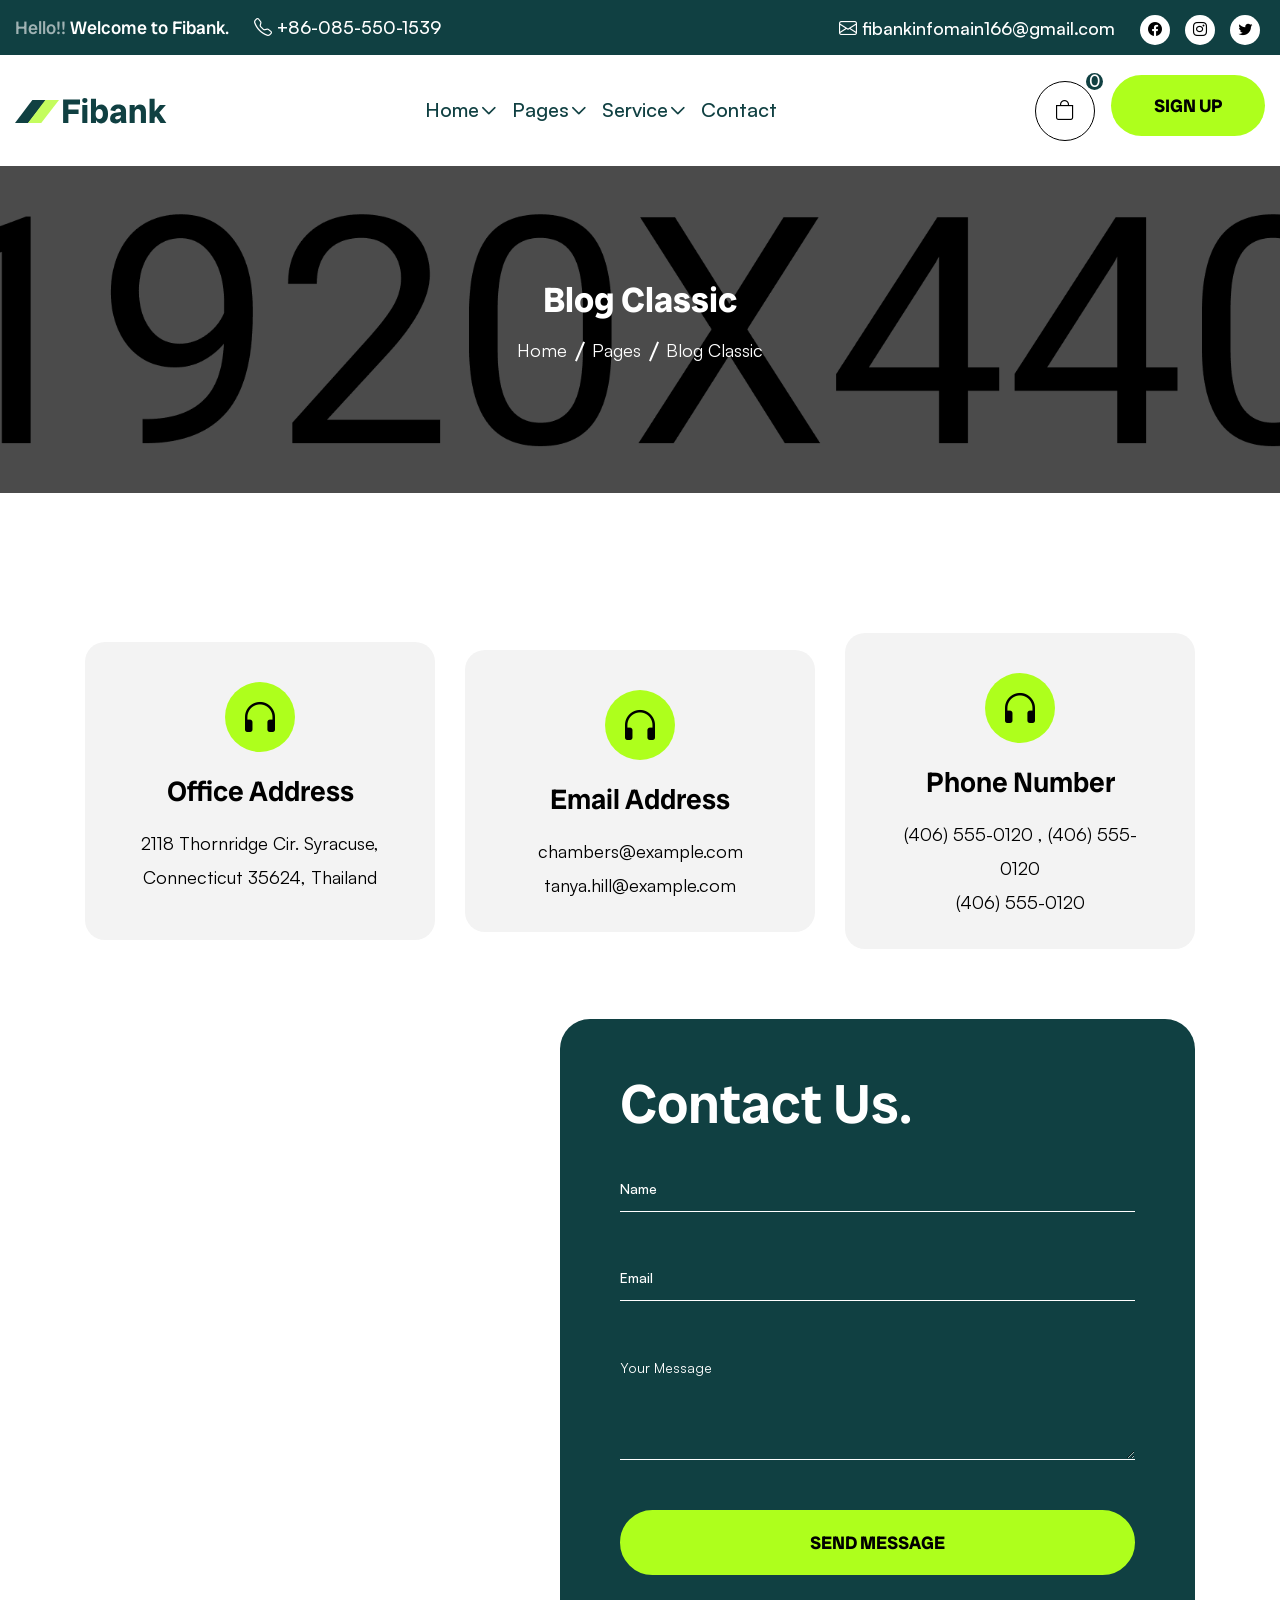
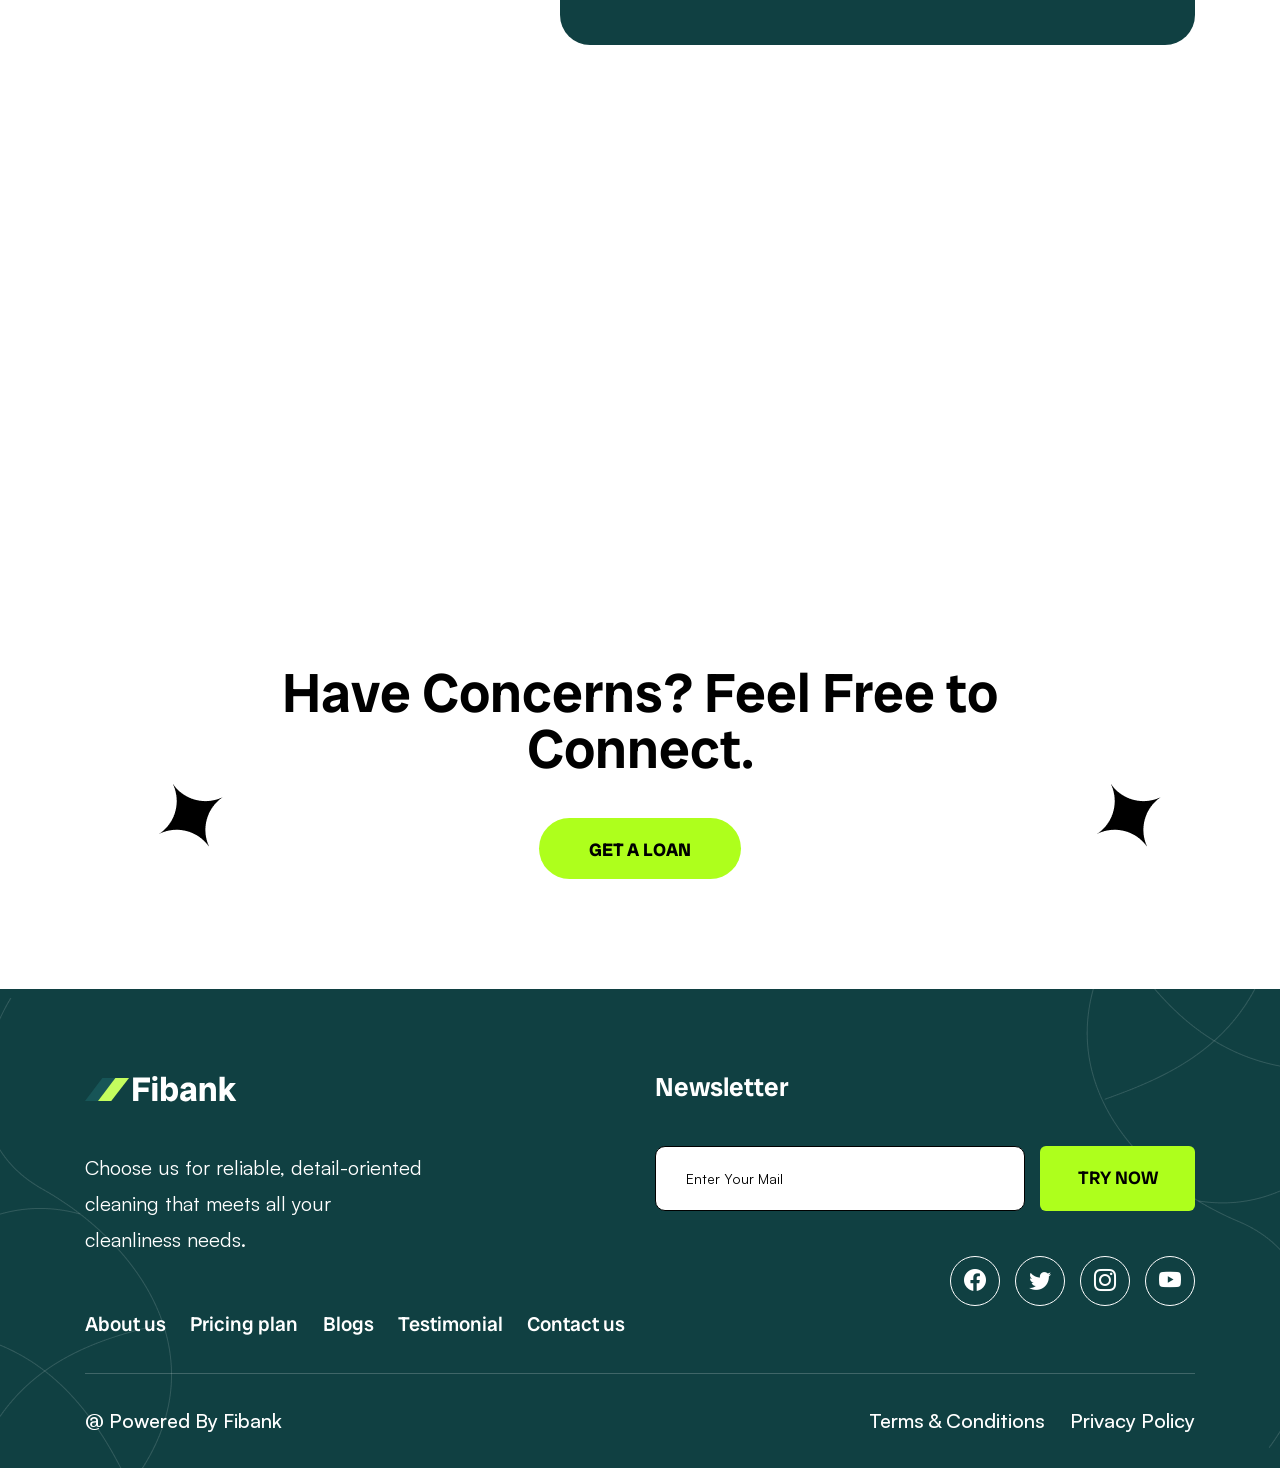
<file: fibank/contact.html>
<!DOCTYPE html>
<html class="no-js" lang="en">

<head>
	<meta charset="utf-8" />
	<meta http-equiv="x-ua-compatible" content="ie=edge" />
	<meta name="keywords"
		content="mobile banking, business consulting, bank loans, credit cards, finance, insurance, broker business, forex trading">
	<meta name="description"
		content="Fibank – is a clean, modern and responsive design that let you to build an exclusive website for mobile banking, business consulting, bank loans, credit cards, finance, insurance, broker business, forex trading.">
	<title>Fibank - Banking And Finnance HTML5 Template</title>
	<meta property="og:site_name" content="Fibank">
	<meta property="og:url" content="">
	<meta property="og:type" content="website">
	<meta property="og:title" content="Fibank - Banking And Finnance HTML5 Template">
	<meta name='og:image' content='images/assets/ogg.png'>
	<!-- For IE -->
	<meta http-equiv="X-UA-Compatible" content="IE=edge">
	<!-- For Resposive Device -->
	<meta name="viewport" content="width=device-width, initial-scale=1.0">
	<!-- For Window Tab Color -->
	<!-- Chrome, Firefox OS and Opera -->
	<meta name="theme-color" content="#913BFF">
	<!-- Windows Phone -->
	<meta name="msapplication-navbutton-color" content="#913BFF">
	<!-- iOS Safari -->
	<meta name="apple-mobile-web-app-status-bar-style" content="#913BFF">

	<!-- <link rel="manifest" href="site.webmanifest" /> -->
	<link rel="shortcut icon" type="image/x-icon" href="assets/img/favicon.png" />
	<!-- Place favicon.ico in the root directory -->

	<!-- CSS here -->
	<link rel="stylesheet" href="assets/css/bootstrap.min.css" />
	<link rel="stylesheet" href="assets/css/satoshi.css" />
	<link rel="stylesheet" href="assets/fonts/bootstrap-icons.css" />
	<link rel="stylesheet" href="assets/css/animate.min.css" />
	<link rel="stylesheet" href="assets/css/slick.css" />
	<link rel="stylesheet" href="assets/css/magnific-popup.css" />
	<link rel="stylesheet" href="assets/css/aos.css" />
	<link rel="stylesheet" href="assets/css/spacing.css" />
	<link rel="stylesheet" href="assets/css/main.css" />
</head>


<body>
	<div class="main-page-wrapper">
		<!--[if lte IE 9]> <p class="browserupgrade"> You are using an <strong>outdated</strong> browser. Please <a href="https://browsehappy.com/">upgrade your browser</a> to improve your experience and security. </p> <![endif]-->

		<!-- Add your site or application content here -->


		<!-- preloader start -->
		<div id="preloader">
			<div id="ctn-preloader" class="ctn-preloader">
				<div class="txt-loading">
					<span data-text-preloader="F" class="letters-loading">
						F
					</span>
					<span data-text-preloader="i" class="letters-loading">
						i
					</span>
					<span data-text-preloader="b" class="letters-loading">
						b
					</span>
					<span data-text-preloader="a" class="letters-loading">
						a
					</span>
					<span data-text-preloader="n" class="letters-loading">
						n
					</span>
					<span data-text-preloader="k" class="letters-loading">
						k
					</span>
				</div>
			</div>
		</div>
		<!-- preloader end  -->


		<!-- offcanvas start  -->
		<div class="offcanvas offcanvas-top theme-bg" tabindex="-1" id="offcanvasTop">
			<div class="offcanvas-header">
				<a data-bs-dismiss="offcanvas" aria-label="Close">
					<i class="fas fa-times search-close" id="search-close"></i>
				</a>
			</div>
			<div class="offcanvas-body">
				<!-- Fullscreen search -->
				<div class="search-wrap">
					<form method="get">
						<input type="search" class="main-search-input" placeholder="Search Your Keyword...">
					</form>
				</div>
				<!-- end fullscreen search -->
			</div>
		</div>
		<!-- offcanvas end  -->

		<!-- shopping-cart-bar start -->
		<div class="cart-menu-right cart-style-1 white-bg">
			<div class="close-icon float-right">
				<a href="javascript:void(0);"><i class="bi bi-x"></i></a>
			</div>
			<div class="dropdown-cart-products">
				<div class="product">
					<div class="product__cart-details">
						<h5 class="product-title">
							<a href="shop.html">Best color ful Lamp for ceiling</a>
						</h5>

						<span class="cart-product-info">
							<span class="cart-product-qty">1</span>
							x $84.00
						</span>
					</div>

					<figure class="product__image-container">
						<a href="shop.html" class="product-img">
							<img src="assets/img/product/cart/product-01.jpg" alt="product">
						</a>
					</figure>
					<a href="#" class="remove-btn" title="Product remove"><i class="fal fa-times"></i></a>
				</div>
				<div class="product">
					<div class="product__cart-details">
						<h5 class="product-title">
							<a href="shop.html">Love color Table Lamp for room</a>
						</h5>

						<span class="cart-product-info">
							<span class="cart-product-qty">1</span>
							x $84.00
						</span>
					</div>

					<figure class="product__image-container">
						<a href="shop.html" class="product-img">
							<img src="assets/img/product/cart/product-02.jpg" alt="product">
						</a>
					</figure>
					<a href="#" class="remove-btn" title="Product remove"><i class="fal fa-times"></i></a>
				</div>
				<div class="product">
					<div class="product__cart-details">
						<h5 class="product-title">
							<a href="shop.html">Best color ful Lamp for ceiling</a>
						</h5>

						<span class="cart-product-info">
							<span class="cart-product-qty">1</span>
							x $84.00
						</span>
					</div>

					<figure class="product__image-container">
						<a href="shop.html" class="product-img">
							<img src="assets/img/product/cart/product-03.jpg" alt="product">
						</a>
					</figure>
					<a href="#" class="remove-btn" title="Product remove"><i class="fal fa-times"></i></a>
				</div>
			</div>

			<div class="cart-total mb-15">
				<span>Total</span>
				<span class="cart-total-price">$160.00</span>
			</div>

			<div class="cart-action">
				<a href="cart.html" class="btn btn-primary">View Cart</a>
				<a href="checkout.html" class="btn btn-outline-primary-2"><span>Checkout</span><i
						class="fal fa-long-arrow-right"></i></a>
			</div>
		</div>
		<!-- shopping-cart-bar end -->

		<!-- header-area start -->
		<header class="theme-main-menu theme-menu-six">
			<div class="header-top">
				<div class="container-fluid">
					<div class="row">
						<div class="col-lg-12">
							<div
								class="topbar-content d-flex align-items-center justify-content-center justify-content-md-between">
								<div class="ht-topbar-left">
									<a class="ht-promo d-none d-md-inline-block" href="#"><span
											class="hello">Hello!!</span>
										Welcome to Fibank.</a>
									<a class="ht-phone d-none d-xl-inline-block" href="#"><span><i
												class="bi bi-telephone"></i></span> +86-085-550-1539</a>
								</div>
								<div class="ht-topbar-right d-flex align-items-center">
									<a class="ht-email d-none d-lg-inline-block" href="#"><span><i
												class="bi bi-envelope"></i></span> fibankinfomain166@gmail.com</a>

									<div class="header-social">
										<a href="@"><i class="bi bi-facebook"></i></a>
										<a href="@"><i class="bi bi-instagram"></i></a>
										<a href="@"><i class="bi bi-twitter"></i></a>
									</div>
								</div>
							</div>
						</div>
					</div>
				</div>
			</div>
			<div class="main-header-area">
				<div class="container-fluid">
					<div class="row align-items-center justify-content-between">
						<div class="col-md-auto col-6">
							<div class="logo-area">
								<a href="index.html"><img src="assets/img/logo/logo-1.svg" alt="Header-logo"></a>
							</div>
						</div>
						<div class="col-md-auto d-flex align-items-center justify-content-end d-lg-inline-block d-none">
							<div class="main-menu d-none d-lg-block">
								<nav id="mobile-menu">
									<ul class="menu-list">
										<li>
											<a href="#">
												Home
											</a>
											<ul class="sub-menu">
												<li>
													<a href="index.html">Home Style 1</a>
												</li>
												<li>
													<a href="index-2.html">Home Style 2</a>
												</li>
												<li>
													<a href="index-3.html">Home Style 3</a>
												</li>
												<li>
													<a href="index-4.html">Home Style 4</a>
												</li>

												<li>
													<a href="index-5.html">Home Style 5</a>
												</li>
											</ul>
										</li>
										<li>
											<a href="#">
												Pages
											</a>
											<ul class="sub-menu">
												<li>
													<a href="about.html">About Us</a>
												</li>
												<li>
													<a href="#">Blog <span class="float-end"><i
																class="bi bi-chevron-down"></i></span></a>
													<ul class="sub-menu">
														<li>
															<a href="blog-grid.html">Blog Grid</a>
														</li>
														<li>
															<a href="blog-list.html">Blog List</a>
														</li>
														<li>
															<a href="blog-classic.html">Blog Classic</a>
														</li>
														<li>
															<a href="blog-details.html">Blog Details</a>
														</li>
													</ul>
												</li>
												<li>
													<a href="#">Shop <span class="float-end"><i
																class="bi bi-chevron-down"></i></span></a>
													<ul class="sub-menu">
														<li>
															<a href="shop.html">Shop</a>
														</li>
														<li>
															<a href="shop-details.html">Shop Details</a>
														</li>
														<li>
															<a href="cart.html">Cart</a>
														</li>
														<li>
															<a href="checkout.html">Checkout</a>
														</li>
													</ul>
												</li>
												<li>
													<a href="#">Project <span class="float-end"><i
																class="bi bi-chevron-down"></i></span></a>
													<ul class="sub-menu">
														<li>
															<a href="project-grid.html">Project Grid</a>
														</li>
														<li>
															<a href="project-details.html">Project Details</a>
														</li>
													</ul>
												</li>
												<li>
													<a href="#">Team <span class="float-end"><i
																class="bi bi-chevron-down"></i></span></a>
													<ul class="sub-menu">
														<li>
															<a href="team.html">Team</a>
														</li>
														<li>
															<a href="team-details.html">Team Details</a>
														</li>
													</ul>
												</li>
												<li>
													<a href="error.html">Error - 404</a>
												</li>
												<li>
													<a href="faq.html">Faq</a>
												</li>
												<li>
													<a href="price.html">Price</a>
												</li>
												<li>
													<a href="testimonial.html">Testimonial</a>
												</li>
											</ul>
										</li>
										<li>
											<a href="#">Service</a>
											<ul class="sub-menu">
												<li>
													<a href="services.html">Services</a>
												</li>
												<li>
													<a href="services-details.html">Services Details</a>
												</li>
											</ul>
										</li>
										<li>
											<a href="contact.html">Contact</a>
										</li>

									</ul>
								</nav>
							</div>
						</div>
						<div class="col-md-auto col-6">
							<div class="right-nav d-flex align-items-center justify-content-end">
								<div class="cart-menu">
									<a class="shopping-cart me-2 me-lg-3" href="#">
										<i class="bi bi-bag"></i>
										<span class="badge">0</span>
									</a>
								</div>
								<div class="quote-btn d-xl-inline-block d-none">
									<a href="login.html" class="ht-btn bs-btn" data-bs-toggle="modal"
										data-bs-target="#loginModal">sign up</a>
								</div>
								<div class="hamburger-menu d-lg-none d-inline-flex">
									<div class="bar-wrap">
										<div class="bar-1"></div>
										<div class="bar-2"></div>
										<div class="bar-3"></div>
									</div>
								</div>
							</div>
						</div>
					</div>
				</div>
			</div>
			<!-- /.theme-main-menu -->
		</header>
		<!-- header-area end -->

		<!-- slide-bar start -->
		<div class="ht-menu-wrapper">
			<div class="ht-menu-area">
				<button class="ht-menu-toggle"><i class="bi bi-x-lg"></i></button>
				<div class="mobile-logo">
					<a href="index.html">
						<img src="assets/img/logo/logo-2.svg" alt="logo">
					</a>
				</div>
				<div class="mobile-menu-wrapper d-lg-none d-inline-block">
					<div class="mobile-menu"></div>
				</div>
				<div class="offset-widget mb-40">
					<div class="info-widget">
						<h4 class="offset-title mb-20">About Us</h4>
						<p class="mb-30">
							But I must explain to you how all this mistaken idea of denouncing pleasure and
							praising pain was born and will give you a complete account of the system and
							expound the actual teachings of the great explore
						</p>
					</div>
				</div>
				<div class="offset-widget mb-30 pr-10">
					<div class="info-widget info-widget2">
						<h4 class="offset-title mb-20">Contact Info</h4>
						<p>
							<i class="fal fa-address-book"></i>
							23/A, Miranda City Likaoli Prikano, Dope
						</p>
						<p>
							<i class="fal fa-phone"></i>
							+0989 7876 9865 9
						</p>
						<p>
							<i class="fal fa-envelope-open"></i>
							info@example.com
						</p>
					</div>
				</div>
				<div class="login-btn text-center">
					<a class="ht-btn w-100" href="login.html">Login</a>
				</div>

			</div>
		</div>
		<!-- side-bar end -->


		<main>

			<!-- page-title-area start -->
			<div class="page-title-area">
				<div class="breadcrumb-wrapper" data-background="assets/img/page-title/page-title-bg.jpg">
					<div class="container">
						<div class="breadcrumb-content text-center">
							<h2 class="breadcrumb-title">Blog Classic</h2>
							<ul class="breadcumb-menu">
								<li><a href="index.html">Home</a></li>
								<li><a href="#">Pages</a></li>
								<li><a href="#">Blog Classic</a></li>
							</ul>
						</div>
					</div>
				</div>
			</div>
			<!-- page-title-area end -->

			<!-- ht-contact-section-info start -->
			<div class="ht-contact-section-info pt-140 pb-25 pt-100 pb-lg-15">
				<div class="container">
					<div class="row align-items-center justify-content-center">
						<div class="col-xl-4 col-lg-6">
							<div class="info-box2">
								<div class="icon">
									<i class="bi bi-headphones"></i>
								</div>
								<div class="info-content">
									<h3 class="info-title">Office Address</h3>
									<address>
										2118 Thornridge Cir. Syracuse, Connecticut 35624, Thailand
									</address>
								</div>
							</div>
						</div>
						<div class="col-xl-4 col-lg-6">
							<div class="info-box2">
								<div class="icon">
									<i class="bi bi-headphones"></i>
								</div>
								<div class="info-content">
									<h3 class="info-title">Email Address</h3>
									<p>chambers@example.com</p>
									<p>tanya.hill@example.com</p>
								</div>
							</div>
						</div>
						<div class="col-xl-4 col-lg-6">
							<div class="info-box2">
								<div class="icon">
									<i class="bi bi-headphones"></i>
								</div>
								<div class="info-content">
									<h3 class="info-title">Phone Number</h3>
									<p><a href="#">(406) 555-0120</a> , <a href="#">(406) 555-0120</a></p>
									<p><a href="#">(406) 555-0120</a></p>
								</div>
							</div>
						</div>
					</div>
				</div>
			</div>
			<!-- ht-contact-section-info end -->

			<!-- contact-section start -->
			<section class="contact-section position-relative z-2">
				<div class="container">
					<div class="row justify-content-end">
						<div class="col-xl-7">
							<div class="contact-form-wrapper-3 ms-xxl-5">
								<div class="title-one mb-30">
									<h2 class="title text-white">Contact Us.</h2>
								</div>
								<form class="contact-form form-3" action="#">
									<div class="input-wrapper">
										<input type="text" placeholder="Name">
									</div>
									<div class="input-wrapper">
										<input type="email" placeholder="Email">
									</div>
									<div class="col-12">
										<div class="input-wrapper message">
											<textarea name="message" placeholder="Your Message"></textarea>
										</div>
									</div>
									<div class="col-12">
										<button type="submit" class="submit-btn">Send message</button>
									</div>
								</form>
							</div>
						</div>
					</div>
				</div>
			</section>
			<!-- contact-section end -->

			<!-- ht-contact-map start -->
			<div class="ht-contact-map pb-90 pt-lg-60 pb-lg-70">
				<div class="container-fluid px-0">
					<div class="contact-map">
						<iframe
							src="https://www.google.com/maps/embed?pb=!1m14!1m12!1m3!1d14586.166638731369!2d90.38652459999999!3d23.94127905!2m3!1f0!2f0!3f0!3m2!1i1024!2i768!4f13.1!5e0!3m2!1sen!2sbd!4v1693217501589!5m2!1sen!2sbd"
							width="600" height="450" style="border:0;" allowfullscreen="" loading="lazy"
							referrerpolicy="no-referrer-when-downgrade"></iframe>
					</div>
				</div>
			</div>
			<!-- ht-contact-section-two end -->

			<!-- cta-section end -->
			<div class="cta-section position-relative pt-70 pb-100 pt-lg-60 pb-lg-60">
				<img class="d-none d-lg-inline-block position-absolute start-0 mt-170 ml-140 top-0 rotation"
					src="assets/img/shape/shape-9.png" alt="shape">
				<img class="d-none d-lg-inline-block position-absolute end-0 mt-170 mr-100 top-0 rotation"
					src="assets/img/shape/shape-9.png" alt="shape">
				<div class="container">
					<div class="row justify-content-center">
						<div class="col-lg-9">
							<div class="title-one text-center">
								<h2 class="title">Have Concerns? Feel Free to Connect.</h2>
								<a href="contact.html" class="ht-btn mt-25">Get a loan</a>
							</div>
						</div>
					</div>
				</div>
			</div>
			<!-- cta-section end -->

		</main>


		<!--footer-area start-->
		<footer class="footer-five theme-bg2 position-relative z-1 pt-80">
			<img class="shape-1 position-absolute bottom-0 z-n1" src="assets/img/shape/shape-15.png" alt="shape">
			<img class="shape-2 position-absolute end-0 top-0 z-n1" src="assets/img/shape/shape-16.png" alt="shape">
			<div class="container">
				<div class="row justify-content-center">
					<div class="col-xxl-6 col-xl-6 text-xl-start text-center">
						<div class="footer-widget">
							<div class="footer-logo">
								<a href="index.html"><img src="assets/img/logo/logo-2.svg" alt="Logo"></a>
							</div>
							<p class="description-text">Choose us for reliable, detail-oriented cleaning that meets all
								your
								cleanliness needs.</p>
							<ul class="d-md-flex justify-content-between">
								<li>
									<a href="about.html">About us</a>
								</li>
								<li>
									<a href="price.html">Pricing plan</a>
								</li>
								<li>
									<a href="blog-grid.html">Blogs</a>
								</li>
								<li>
									<a href="about.html">Testimonial</a>
								</li>
								<li>
									<a href="contact.html">Contact us</a>
								</li>
							</ul>
						</div>
					</div>
					<div class="offset-xxl-1 col-xxl-5 col-xl-6 col-lg-7 text-center text-xl-end">
						<h4 class="widget-title text-xl-start text-center">Newsletter</h4>
						<div class="subscribe-form sub-form-3 d-md-flex align-items-center mb-45">
							<input type="text" placeholder="Enter Your Mail">
							<button type="submit">Try Now</button>
						</div>
						<div class="social-links mb-5">
							<a href="#"><i class="bi bi-facebook"></i></a>
							<a href="#"><i class="bi bi-twitter"></i></a>
							<a href="#"><i class="bi bi-instagram"></i></a>
							<a href="#"><i class="bi bi-youtube"></i></a>
						</div>
					</div>
				</div>
			</div>
			<div class="container">
				<div class="copyright-wrap pt-30">
					<div class="row align-items-center">
						<div class="col-lg-6 col-md-6 text-center text-md-start">
							<div class="copyright-text pb-30">
								<a href="https://themeforest.net/user/creativegigs/portfolio">@ Powered By Fibank</a>
							</div>
						</div>
						<div class="col-lg-6 col-md-6 text-center text-md-end pb-30">
							<ul class="footer-menu">
								<li><a href="#">Terms & Conditions</a></li>
								<li><a href="#">Privacy Policy</a></li>
							</ul>
						</div>
					</div>
				</div>
			</div>
		</footer>
		<!--footer-area end-->

		<!-- Modal -->
		<div class="modal fade" id="loginModal" tabindex="-1" aria-labelledby="loginModal" aria-hidden="true">
			<div class="modal-dialog modal-fullscreen modal-dialog-centered">
				<div class="container">
					<div class="user-data-form modal-content">
						<button type="button" class="btn-close" data-bs-dismiss="modal" aria-label="Close"></button>
						<div class="form-wrapper m-auto">
							<ul class="nav nav-tabs border-0 w-100" role="tablist">
								<li class="nav-item" role="presentation">
									<button class="nav-link active" data-bs-toggle="tab" data-bs-target="#fc1"
										role="tab" aria-selected="true">Login</button>
								</li>
								<li class="nav-item" role="presentation">
									<button class="nav-link" data-bs-toggle="tab" data-bs-target="#fc2" role="tab"
										aria-selected="false" tabindex="-1">Signup</button>
								</li>
							</ul>
							<div class="tab-content mt-30">
								<div class="tab-pane show active" role="tabpanel" id="fc1">
									<div class="text-center mb-20">
										<h2>Hi, Welcome Back!</h2>
										<p>Still don't have an account? <a href="#">Sign up</a></p>
									</div>
									<form action="#">
										<div class="row">
											<div class="col-12">
												<div class="input-wrapper position-relative mb-25">
													<label>Email*</label>
													<input type="email" placeholder="Youremail@gmail.com">
												</div>
											</div>
											<div class="col-12">
												<div class="input-wrapper position-relative mb-20">
													<label>Password*</label>
													<input type="password" placeholder="Enter Password"
														class="pass-log-id">
													<span class="placeholder-icon"><span class="passVicon"><img
																src="assets/img/icon/icon-44.svg"
																alt="icon"></span></span>
												</div>
											</div>
											<div class="col-12">
												<div
													class="agreement-checkbox d-flex justify-content-between align-items-center">
													<div>
														<input type="checkbox" id="remember">
														<label for="remember">Keep me logged in</label>
													</div>
													<a href="#">Forget Password?</a>
												</div> <!-- /.agreement-checkbox -->
											</div>
											<div class="col-12">
												<button class="ht-btn w-100 d-block mt-20">Login</button>
											</div>
										</div>
									</form>
								</div>
								<!-- /.tab-pane -->
								<div class="tab-pane" role="tabpanel" id="fc2">
									<div class="text-center mb-20">
										<h2>Register</h2>
										<p>Already have an account? <a href="#">Login</a></p>
									</div>
									<form action="#">
										<div class="row">
											<div class="col-12">
												<div class="input-wrapper position-relative mb-25">
													<label>Name*</label>
													<input type="text" placeholder="Hamina Hasan">
												</div>
											</div>
											<div class="col-12">
												<div class="input-wrapper position-relative mb-25">
													<label>Email*</label>
													<input type="email" placeholder="haminahasan@gmail.com">
												</div>
											</div>
											<div class="col-12">
												<div class="input-wrapper position-relative mb-20">
													<label>Password*</label>
													<input type="password" placeholder="Enter Password"
														class="pass-log-id">
													<span class="placeholder-icon"><span class="passVicon"><img
																src="assets/img/icon/icon-44.svg"
																alt="icon"></span></span>
												</div>
											</div>
											<div class="col-12">
												<div
													class="agreement-checkbox d-flex justify-content-between align-items-center">
													<div>
														<input type="checkbox" id="remember2">
														<label for="remember2">By hitting the "Register" button, you
															agree
															to the <a href="#">Terms conditions</a> &amp; <a
																href="#">Privacy Policy</a></label>
													</div>
												</div> <!-- /.agreement-checkbox -->
											</div>
											<div class="col-12">
												<button class="btn-four w-100 tran3s d-block mt-20">Sign up</button>
											</div>
										</div>
									</form>
								</div>
								<!-- /.tab-pane -->
							</div>

							<div class="d-flex align-items-center mt-30 mb-10">
								<div class="line"></div>
								<span class="pe-3 ps-3 fs-6">OR</span>
								<div class="line"></div>
							</div>
							<div class="row">
								<div class="col-sm-6">
									<a href="#"
										class="social-use-btn d-flex align-items-center justify-content-center tran3s w-100 mt-10">
										<img src="assets/img/icon/google-2.svg" alt="icon">
										<span class="ps-3">Signup with Google</span>
									</a>
								</div>
								<div class="col-sm-6">
									<a href="#"
										class="social-use-btn d-flex align-items-center justify-content-center tran3s w-100 mt-10">
										<img src="assets/img/icon/fb.svg" alt="icon">
										<span class="ps-3">Signup with Facebook</span>
									</a>
								</div>
							</div>
						</div>
					</div>
				</div>
			</div>
		</div>

		<!--scrollToTopBtn end-->
		<a id="scrollToTopBtn" class="progress-wrap">
			<i class="bi bi-arrow-up"></i>
		</a>


	</div>
	<!--main-page-wrapper end-->


	<!-- JS here -->

	<script src="assets/js/modernizr-3.5.0.min.js"></script>
	<script src="assets/js/jquery-3.5.1.min.js"></script>
	<script src="assets/js/popper.min.js"></script>
	<script src="assets/js/bootstrap.min.js"></script>
	<script src="assets/js/jquery.meanmenu.js"></script>
	<script src="assets/js/slick.min.js"></script>
	<script src="assets/js/imagesloaded.pkgd.min.js"></script>
	<script src="assets/js/isotope.pkgd.min.js"></script>
	<script src="assets/js/jquery.magnific-popup.min.js"></script>
	<script src="assets/js/wow.min.js"></script>
	<script src="assets/js/aos.js"></script>
	<script src="assets/js/jquery.counterup.min.js"></script>
	<script src="assets/js/jquery.waypoints.min.js"></script>
	<script src="assets/js/jquery.easypiechart.min.js"></script>
	<script src="assets/js/jquery-ui.js"></script>

	<!--Custom JS here -->
	<script src="assets/js/main.js"></script>


</body>

</html>
</file>
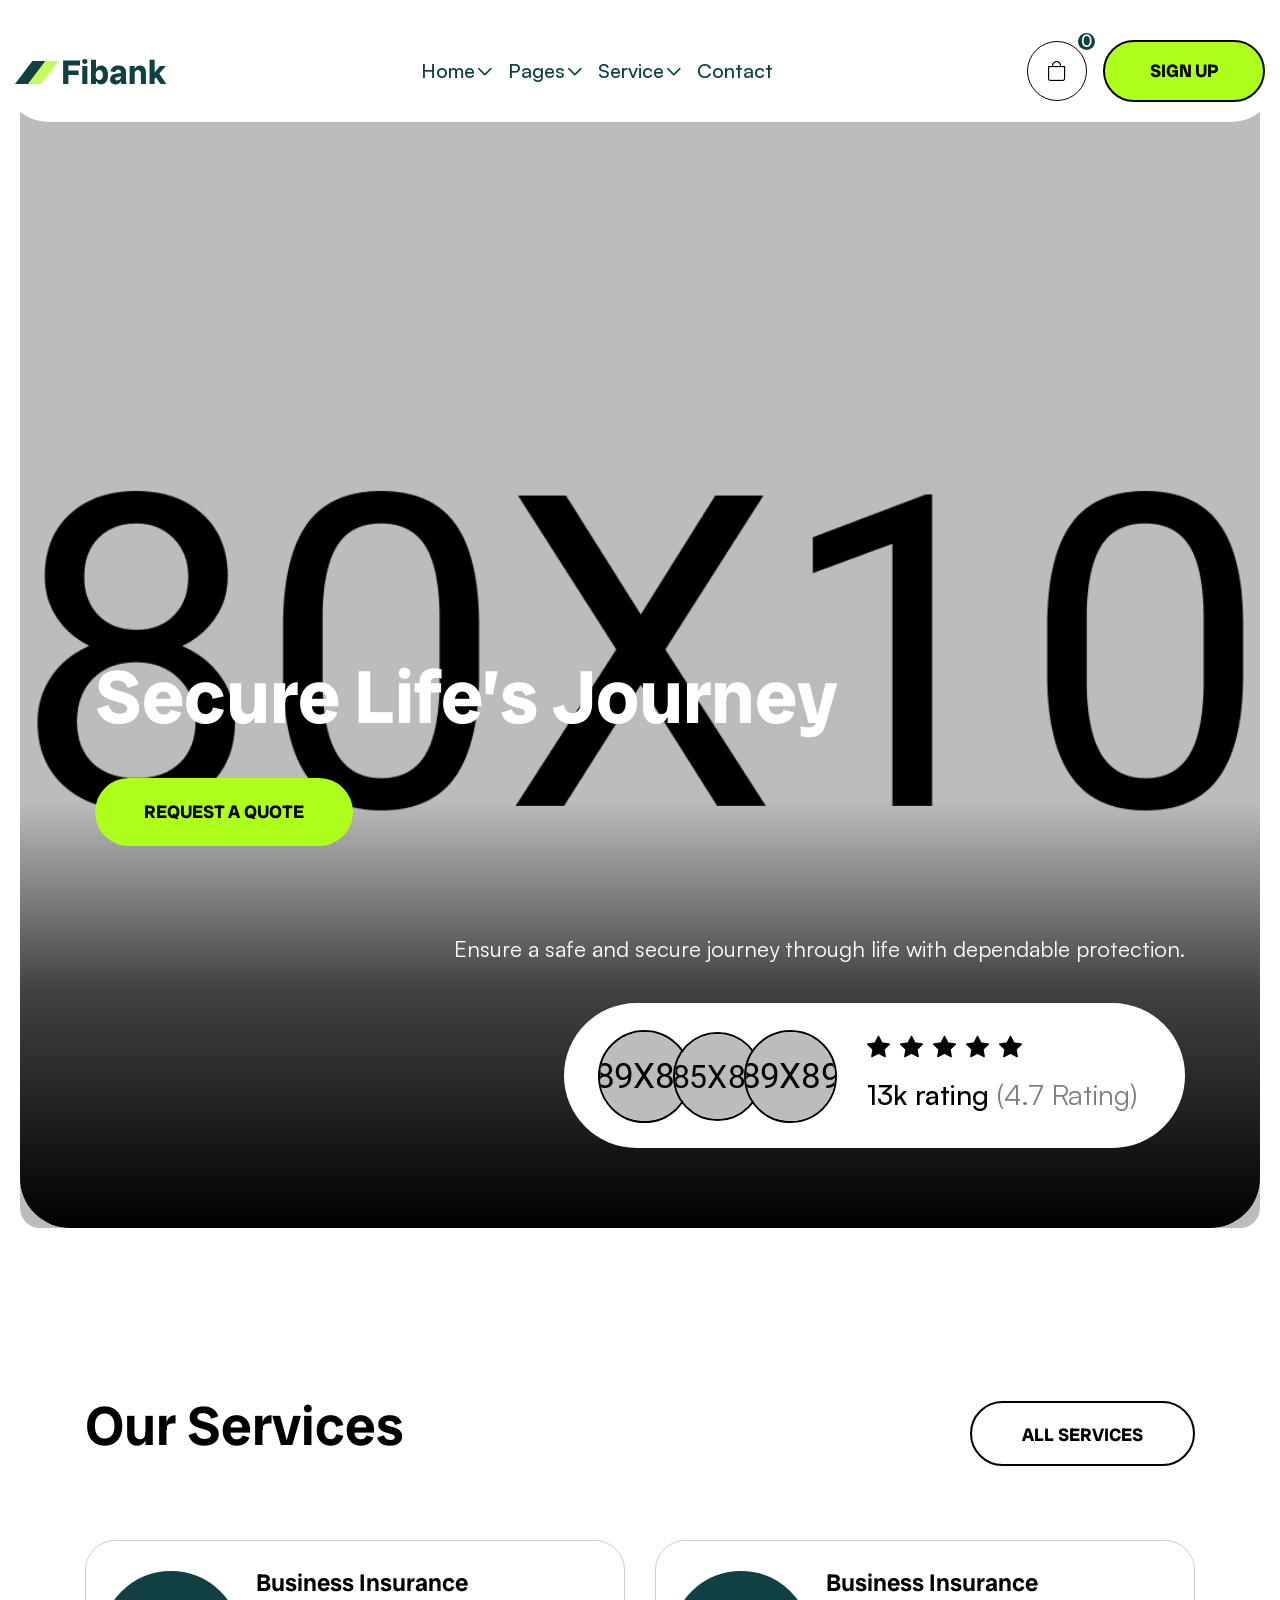
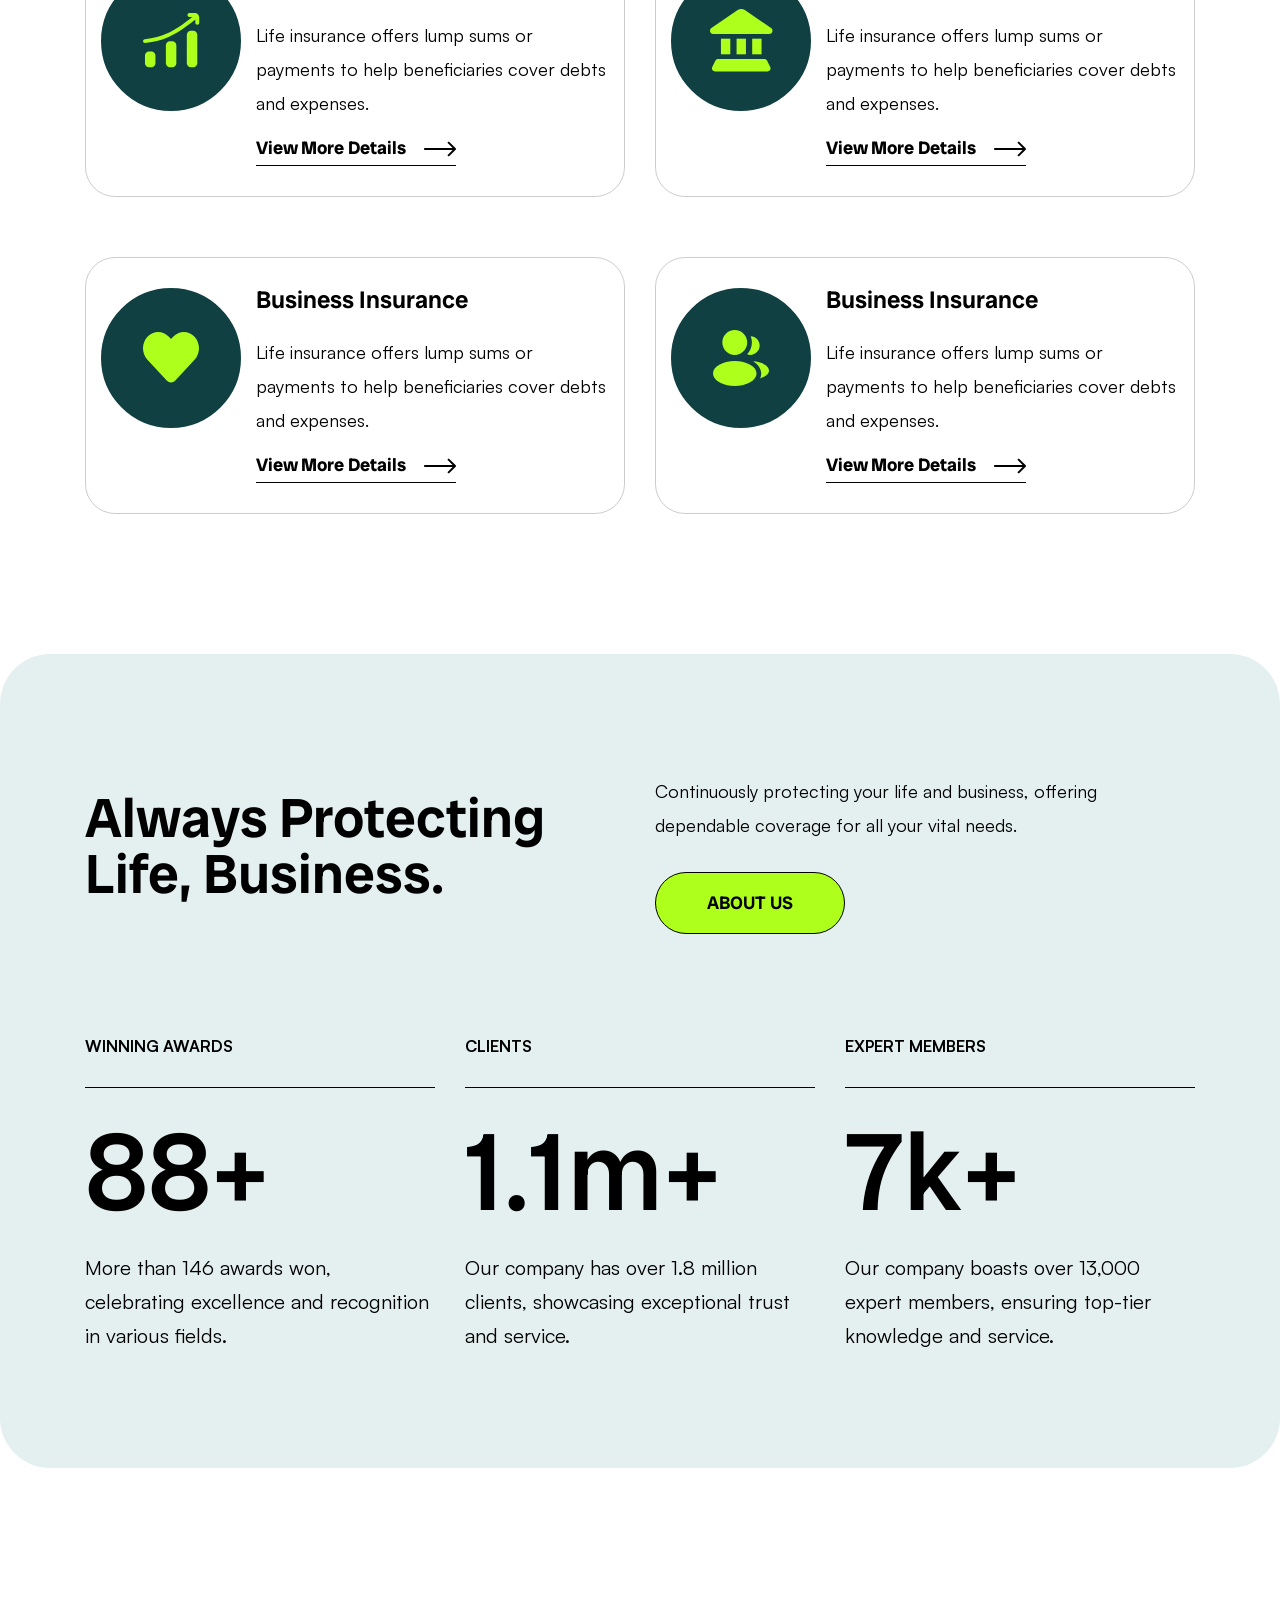
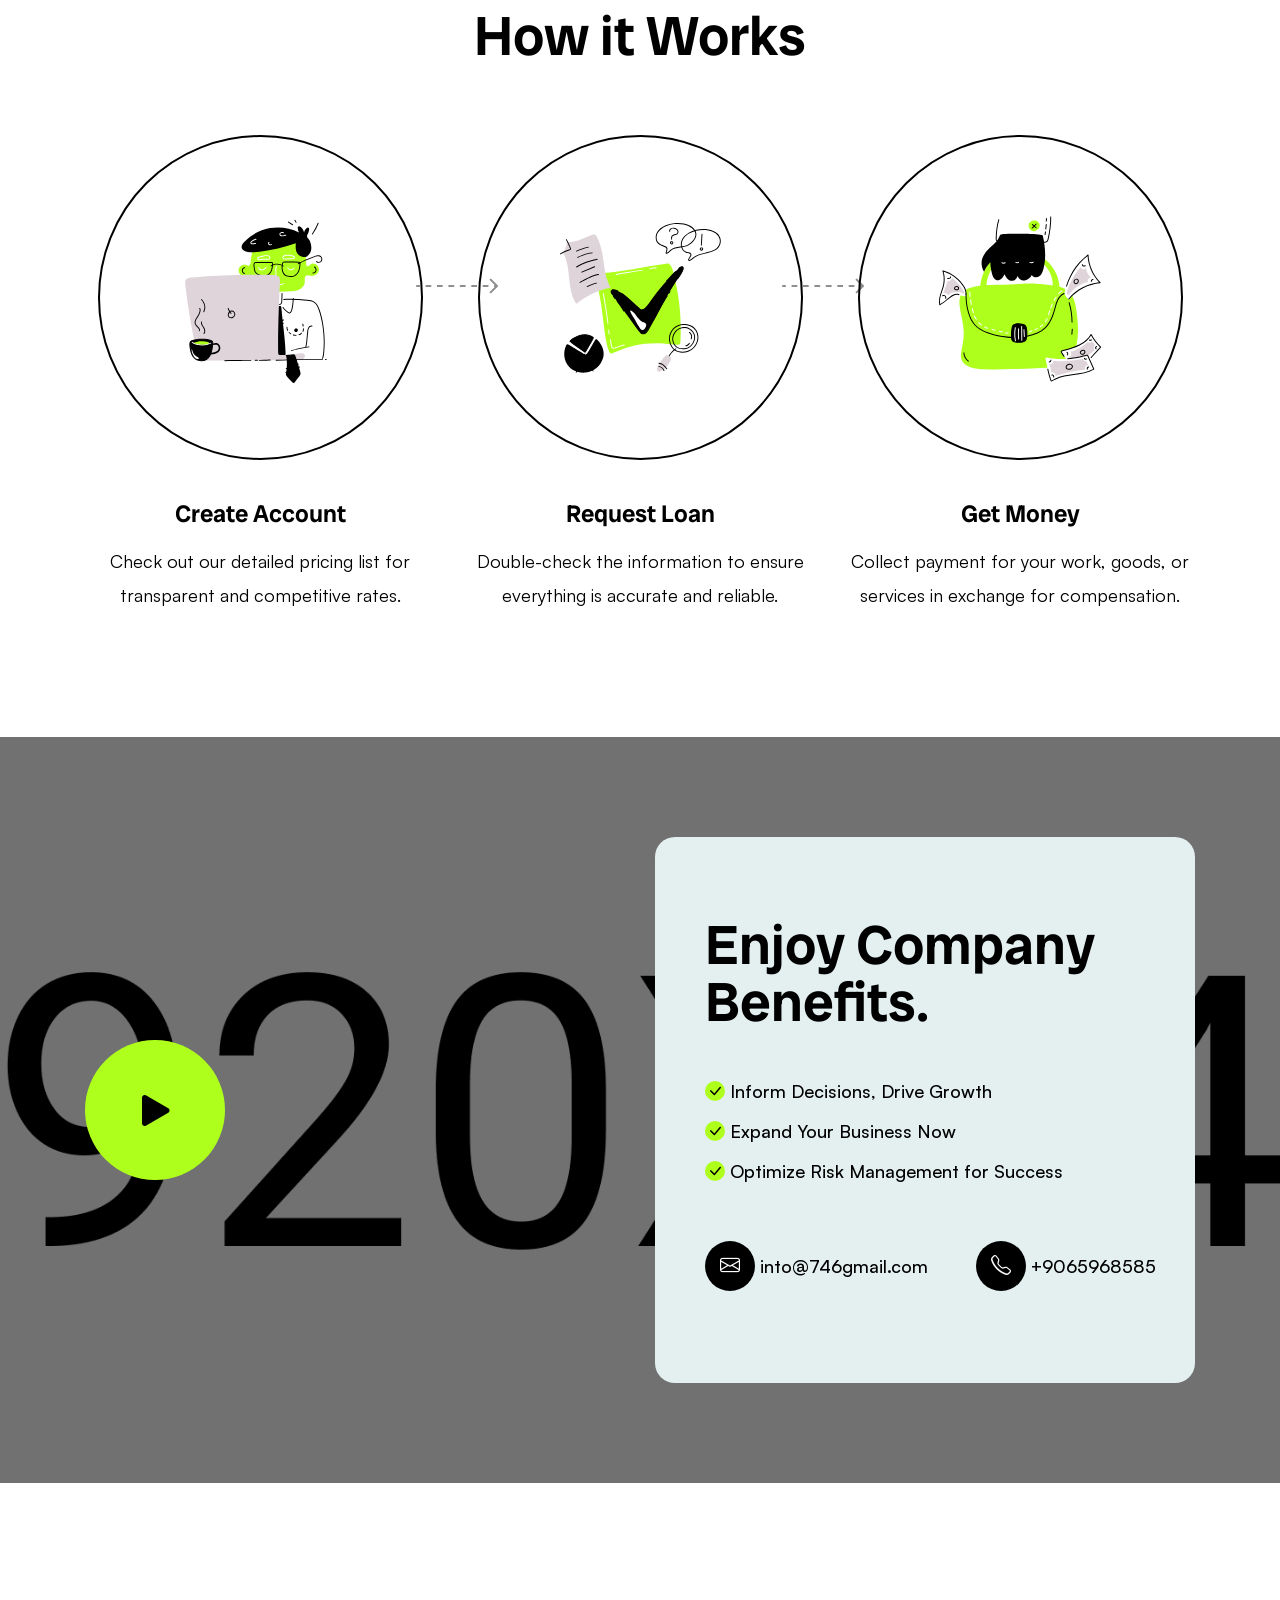
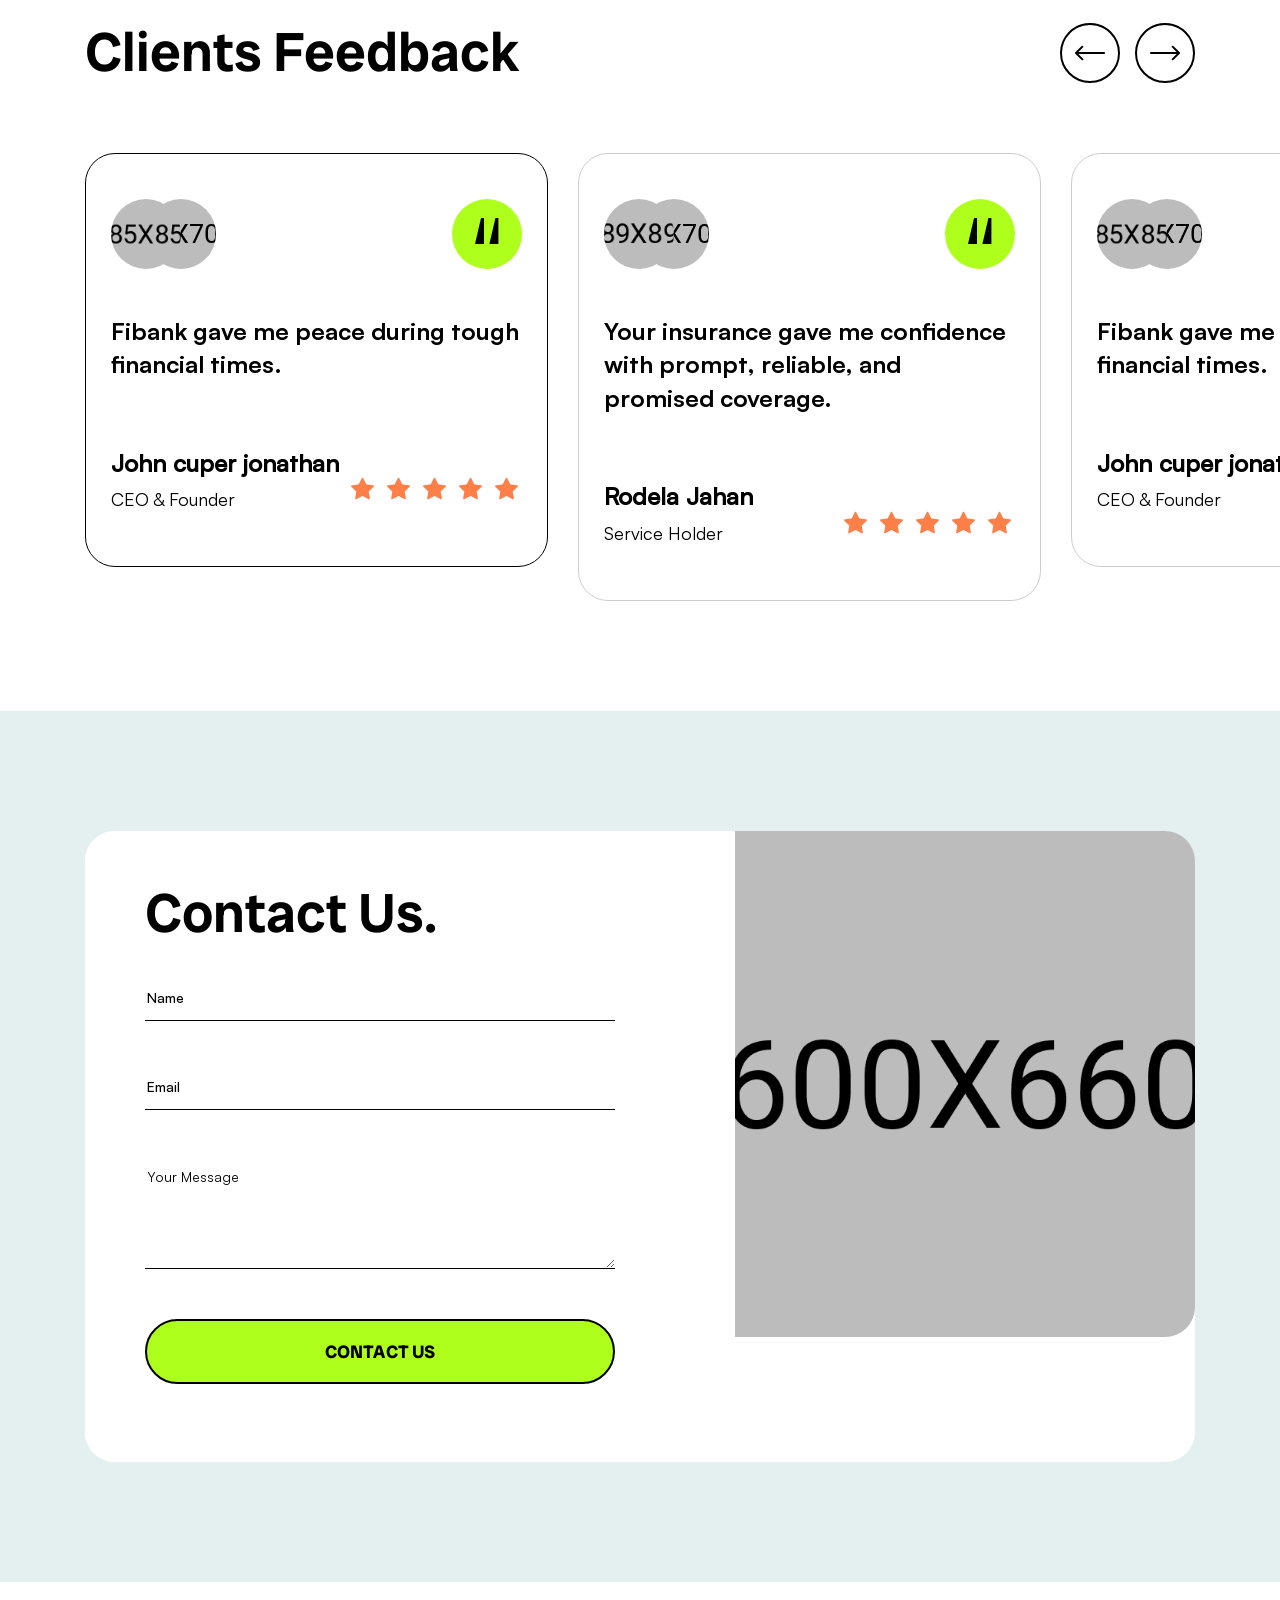
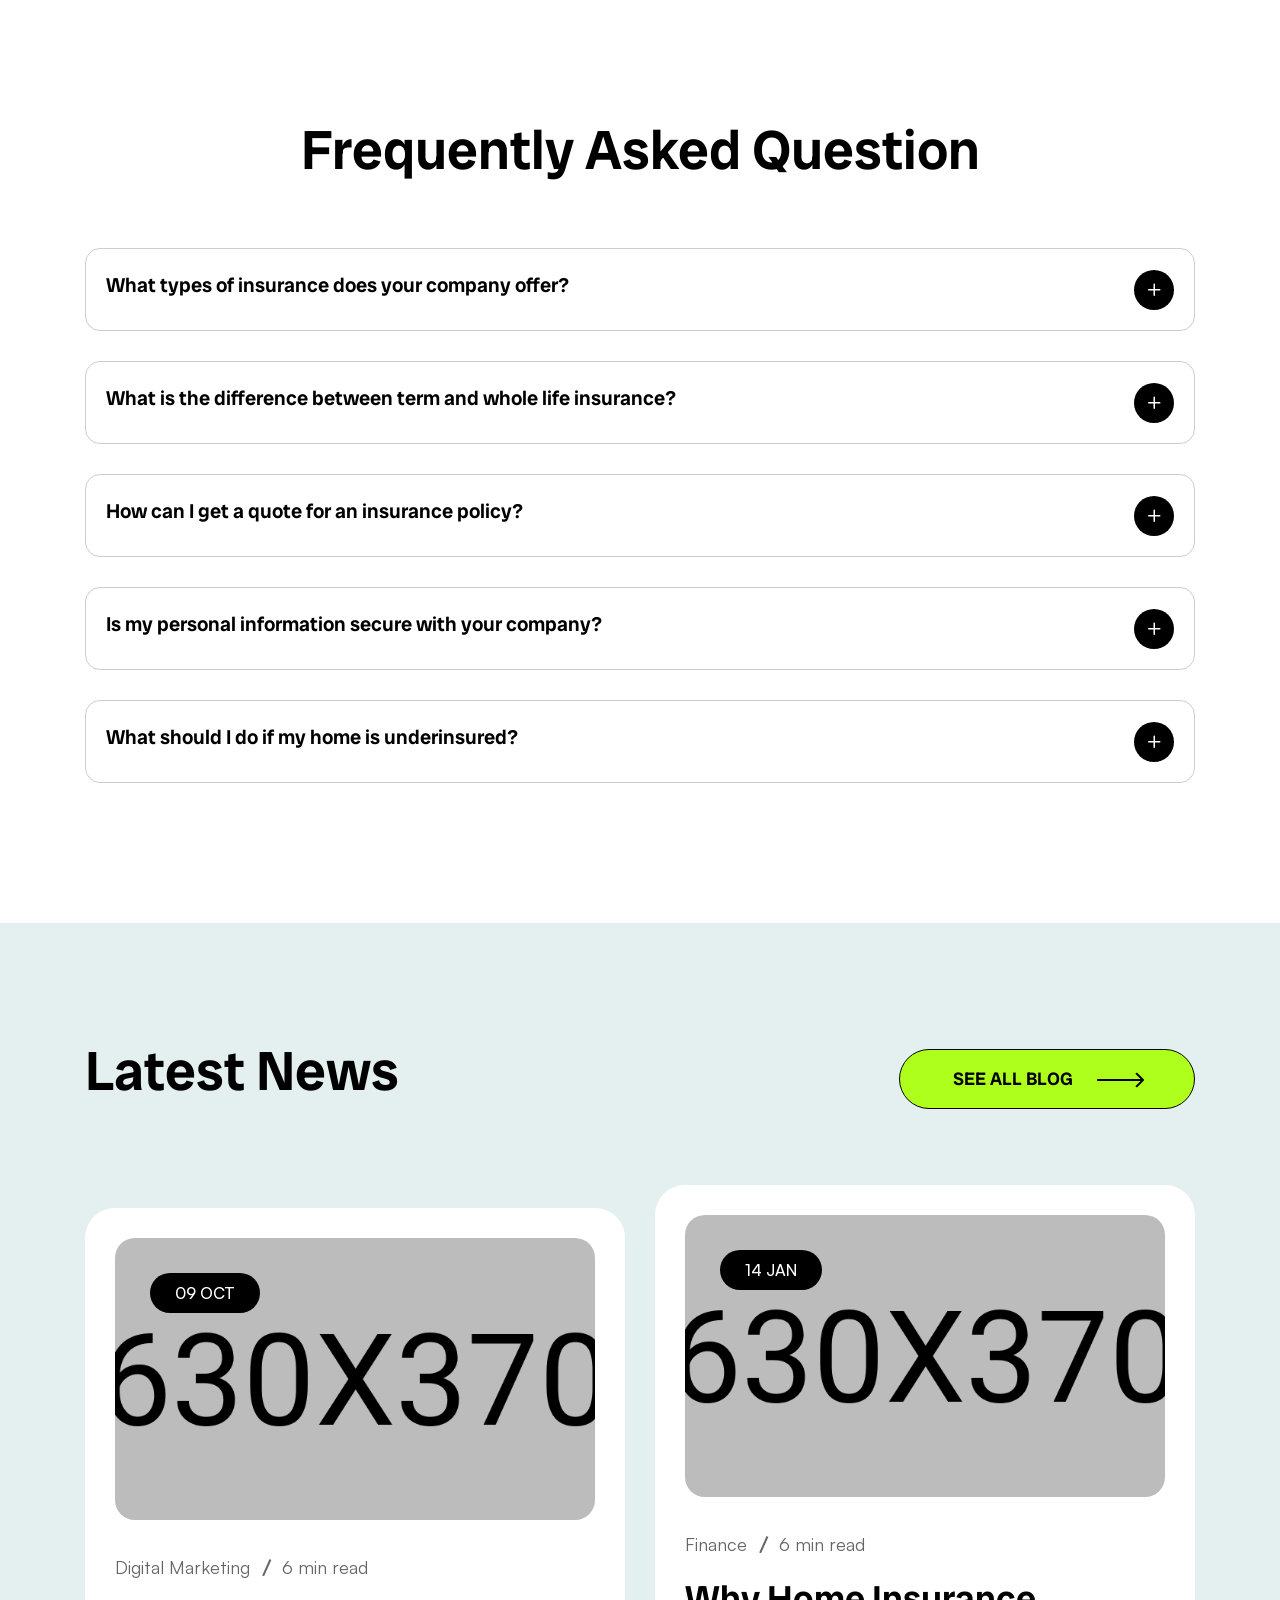
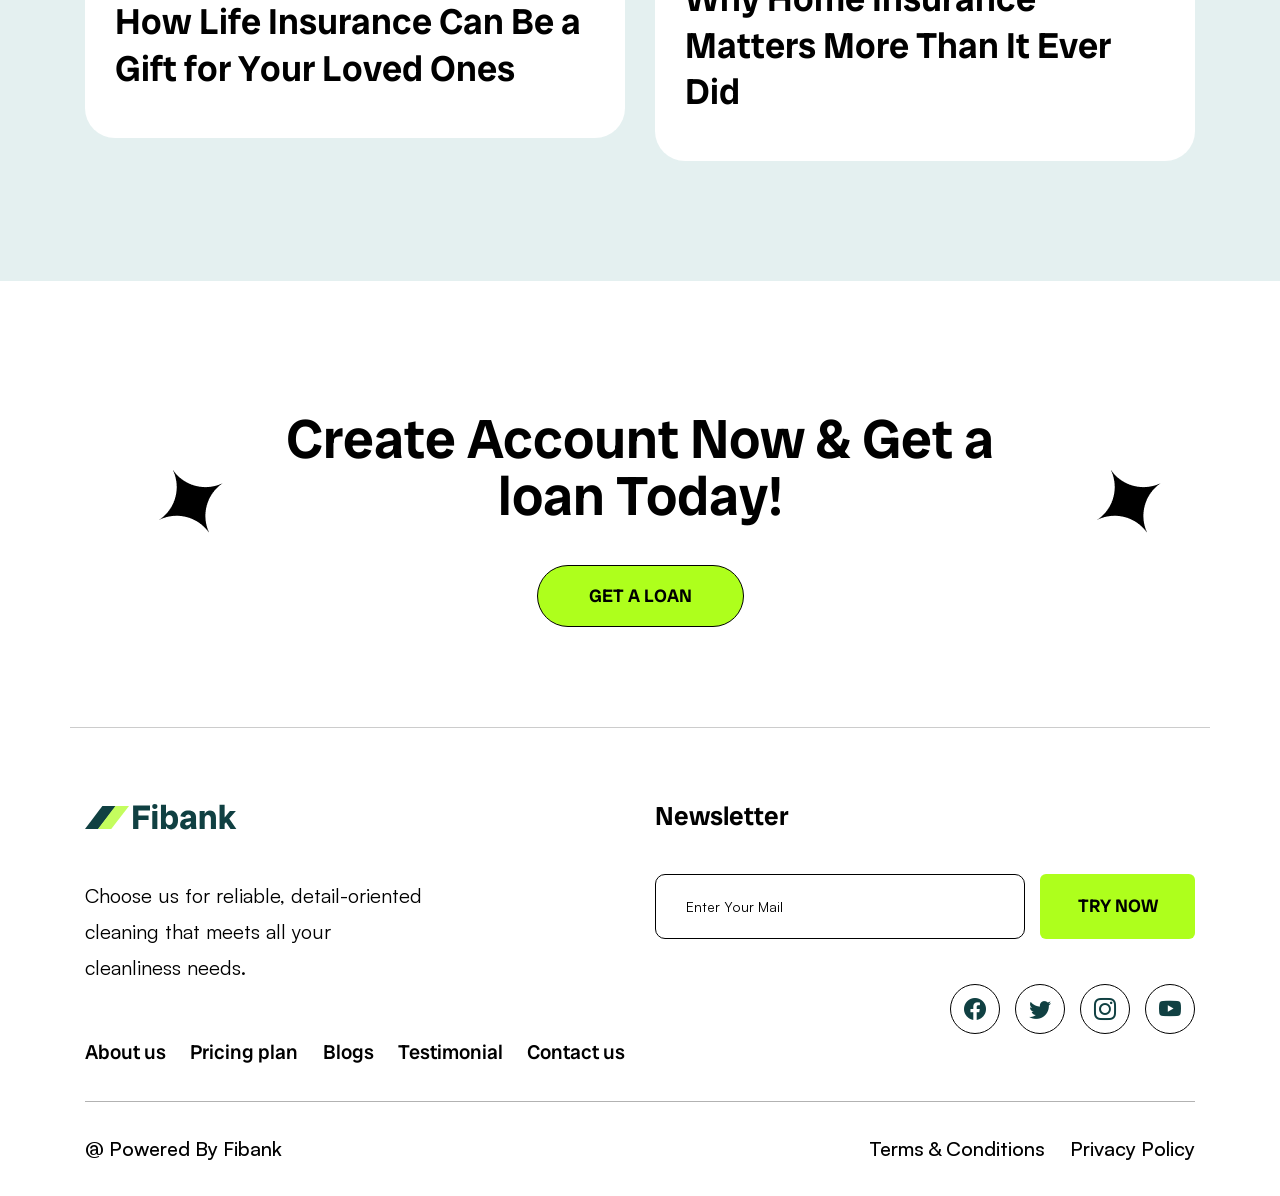
<file: fibank/index-2.html>
<!DOCTYPE html>
<html class="no-js" lang="en">

<head>
	<meta charset="utf-8" />
	<meta http-equiv="x-ua-compatible" content="ie=edge" />
	<meta name="keywords"
		content="mobile banking, business consulting, bank loans, credit cards, finance, insurance, broker business, forex trading">
	<meta name="description"
		content="Fibank – is a clean, modern and responsive design that let you to build an exclusive website for mobile banking, business consulting, bank loans, credit cards, finance, insurance, broker business, forex trading.">
	<title>Fibank - Banking And Finnance HTML5 Template</title>
	<meta property="og:site_name" content="Fibank">
	<meta property="og:url" content="">
	<meta property="og:type" content="website">
	<meta property="og:title" content="Fibank - Banking And Finnance HTML5 Template">
	<meta name='og:image' content='images/assets/ogg.png'>
	<!-- For IE -->
	<meta http-equiv="X-UA-Compatible" content="IE=edge">
	<!-- For Resposive Device -->
	<meta name="viewport" content="width=device-width, initial-scale=1.0">
	<!-- For Window Tab Color -->
	<!-- Chrome, Firefox OS and Opera -->
	<meta name="theme-color" content="#913BFF">
	<!-- Windows Phone -->
	<meta name="msapplication-navbutton-color" content="#913BFF">
	<!-- iOS Safari -->
	<meta name="apple-mobile-web-app-status-bar-style" content="#913BFF">

	<!-- <link rel="manifest" href="site.webmanifest" /> -->
	<link rel="shortcut icon" type="image/x-icon" href="assets/img/favicon.png" />
	<!-- Place favicon.ico in the root directory -->

	<!-- CSS here -->
	<link rel="stylesheet" href="assets/css/bootstrap.min.css" />
	<link rel="stylesheet" href="assets/css/satoshi.css" />
	<link rel="stylesheet" href="assets/fonts/bootstrap-icons.css" />
	<link rel="stylesheet" href="assets/css/animate.min.css" />
	<link rel="stylesheet" href="assets/css/slick.css" />
	<link rel="stylesheet" href="assets/css/magnific-popup.css" />
	<link rel="stylesheet" href="assets/css/aos.css" />
	<link rel="stylesheet" href="assets/css/spacing.css" />
	<link rel="stylesheet" href="assets/css/main.css" />
</head>


<body>
	<div class="main-page-wrapper">
		<!--[if lte IE 9]> <p class="browserupgrade"> You are using an <strong>outdated</strong> browser. Please <a href="https://browsehappy.com/">upgrade your browser</a> to improve your experience and security. </p> <![endif]-->

		<!-- Add your site or application content here -->


		<!-- preloader start -->
		<div id="preloader">
			<div id="ctn-preloader" class="ctn-preloader">
				<div class="txt-loading">
					<span data-text-preloader="F" class="letters-loading">
						F
					</span>
					<span data-text-preloader="i" class="letters-loading">
						i
					</span>
					<span data-text-preloader="b" class="letters-loading">
						b
					</span>
					<span data-text-preloader="a" class="letters-loading">
						a
					</span>
					<span data-text-preloader="n" class="letters-loading">
						n
					</span>
					<span data-text-preloader="k" class="letters-loading">
						k
					</span>
				</div>
			</div>
		</div>
		<!-- preloader end  -->


		<!-- offcanvas start  -->
		<div class="offcanvas offcanvas-top theme-bg" tabindex="-1" id="offcanvasTop">
			<div class="offcanvas-header">
				<a data-bs-dismiss="offcanvas" aria-label="Close">
					<i class="fas fa-times search-close" id="search-close"></i>
				</a>
			</div>
			<div class="offcanvas-body">
				<!-- Fullscreen search -->
				<div class="search-wrap">
					<form method="get">
						<input type="search" class="main-search-input" placeholder="Search Your Keyword...">
					</form>
				</div>
				<!-- end fullscreen search -->
			</div>
		</div>
		<!-- offcanvas end  -->

		<!-- shopping-cart-bar start -->
		<div class="cart-menu-right cart-style-1 white-bg">
			<div class="close-icon float-right">
				<a href="javascript:void(0);"><i class="bi bi-x"></i></a>
			</div>
			<div class="dropdown-cart-products">
				<div class="product">
					<div class="product__cart-details">
						<h5 class="product-title">
							<a href="shop.html">Best color ful Lamp for ceiling</a>
						</h5>

						<span class="cart-product-info">
							<span class="cart-product-qty">1</span>
							x $84.00
						</span>
					</div>

					<figure class="product__image-container">
						<a href="shop.html" class="product-img">
							<img src="assets/img/product/cart/product-01.jpg" alt="product">
						</a>
					</figure>
					<a href="#" class="remove-btn" title="Product remove"><i class="fal fa-times"></i></a>
				</div>
				<div class="product">
					<div class="product__cart-details">
						<h5 class="product-title">
							<a href="shop.html">Love color Table Lamp for room</a>
						</h5>

						<span class="cart-product-info">
							<span class="cart-product-qty">1</span>
							x $84.00
						</span>
					</div>

					<figure class="product__image-container">
						<a href="shop.html" class="product-img">
							<img src="assets/img/product/cart/product-02.jpg" alt="product">
						</a>
					</figure>
					<a href="#" class="remove-btn" title="Product remove"><i class="fal fa-times"></i></a>
				</div>
				<div class="product">
					<div class="product__cart-details">
						<h5 class="product-title">
							<a href="shop.html">Best color ful Lamp for ceiling</a>
						</h5>

						<span class="cart-product-info">
							<span class="cart-product-qty">1</span>
							x $84.00
						</span>
					</div>

					<figure class="product__image-container">
						<a href="shop.html" class="product-img">
							<img src="assets/img/product/cart/product-03.jpg" alt="product">
						</a>
					</figure>
					<a href="#" class="remove-btn" title="Product remove"><i class="fal fa-times"></i></a>
				</div>
			</div>

			<div class="cart-total mb-15">
				<span>Total</span>
				<span class="cart-total-price">$160.00</span>
			</div>

			<div class="cart-action">
				<a href="cart.html" class="btn btn-primary">View Cart</a>
				<a href="checkout.html" class="btn btn-outline-primary-2"><span>Checkout</span><i
						class="fal fa-long-arrow-right"></i></a>
			</div>
		</div>
		<!-- shopping-cart-bar end -->

		<!-- header-area start -->
		<header class="theme-main-menu theme-menu-three">
			<div class="main-header-area">
				<div class="container-fluid">
					<div class="row align-items-center justify-content-between">
						<div class="col-md-auto col-6">
							<div class="logo-area">
								<a class="logo" href="index.html"><img src="assets/img/logo/logo-1.svg"
										alt="Header-logo"></a>
								<a class="sticky-logo" href="index.html"><img src="assets/img/logo/logo-1.svg"
										alt="Header-logo"></a>
							</div>
						</div>
						<div class="col-md-auto d-lg-inline-flex align-items-center justify-content-center d-none">
							<div class="main-menu">
								<nav id="mobile-menu">
									<ul class="menu-list">
										<li>
											<a href="#">
												Home
											</a>
											<ul class="sub-menu">
												<li>
													<a href="index.html">Home Style 1</a>
												</li>
												<li>
													<a href="index-2.html">Home Style 2</a>
												</li>
												<li>
													<a href="index-3.html">Home Style 3</a>
												</li>
												<li>
													<a href="index-4.html">Home Style 4</a>
												</li>

												<li>
													<a href="index-5.html">Home Style 5</a>
												</li>
											</ul>
										</li>
										<li>
											<a href="#">
												Pages
											</a>
											<ul class="sub-menu">
												<li>
													<a href="about.html">About Us</a>
												</li>
												<li>
													<a href="#">Blog <span class="float-end"><i
																class="bi bi-chevron-down"></i></span></a>
													<ul class="sub-menu">
														<li>
															<a href="blog-grid.html">Blog Grid</a>
														</li>
														<li>
															<a href="blog-list.html">Blog List</a>
														</li>
														<li>
															<a href="blog-classic.html">Blog Classic</a>
														</li>
														<li>
															<a href="blog-details.html">Blog Details</a>
														</li>
													</ul>
												</li>
												<li>
													<a href="#">Shop <span class="float-end"><i
																class="bi bi-chevron-down"></i></span></a>
													<ul class="sub-menu">
														<li>
															<a href="shop.html">Shop</a>
														</li>
														<li>
															<a href="shop-details.html">Shop Details</a>
														</li>
														<li>
															<a href="cart.html">Cart</a>
														</li>
														<li>
															<a href="checkout.html">Checkout</a>
														</li>
													</ul>
												</li>
												<li>
													<a href="#">Project <span class="float-end"><i
																class="bi bi-chevron-down"></i></span></a>
													<ul class="sub-menu">
														<li>
															<a href="project-grid.html">Project Grid</a>
														</li>
														<li>
															<a href="project-details.html">Project Details</a>
														</li>
													</ul>
												</li>
												<li>
													<a href="#">Team <span class="float-end"><i
																class="bi bi-chevron-down"></i></span></a>
													<ul class="sub-menu">
														<li>
															<a href="team.html">Team</a>
														</li>
														<li>
															<a href="team-details.html">Team Details</a>
														</li>
													</ul>
												</li>
												<li>
													<a href="error.html">Error - 404</a>
												</li>
												<li>
													<a href="faq.html">Faq</a>
												</li>
												<li>
													<a href="price.html">Price</a>
												</li>
												<li>
													<a href="testimonial.html">Testimonial</a>
												</li>
											</ul>
										</li>
										<li>
											<a href="#">Service</a>
											<ul class="sub-menu">
												<li>
													<a href="services.html">Services</a>
												</li>
												<li>
													<a href="services-details.html">Services Details</a>
												</li>
											</ul>
										</li>
										<li>
											<a href="contact.html">Contact</a>
										</li>

									</ul>
								</nav>
							</div>
						</div>
						<div class="col-md-auto col-6">
							<div class="right-nav d-flex align-items-center justify-content-end">
								<div class="cart-menu">
									<a class="shopping-cart me-lg-3" href="#">
										<i class="bi bi-bag"></i>
										<span class="badge">0</span>
									</a>
								</div>
								<div class="search-area ms-1 d-none">
									<a class="search-input d-none" href="#" data-bs-toggle="offcanvas"
										data-bs-target="#offcanvasTop" aria-controls="offcanvasTop">
										<i class="bi bi-search"></i>
									</a>
								</div>
								<div class="quote-btn d-lg-inline-block d-none">
									<a href="contact.html" class="ht-btn bs-btn" data-bs-toggle="modal"
										data-bs-target="#loginModal">Sign up</a>
								</div>
								<div class="hamburger-menu d-lg-none d-inline-flex">
									<div class="open-sidebar">
										<div class="bar-wrap">
											<div class="bar-1"></div>
											<div class="bar-2"></div>
											<div class="bar-3"></div>
										</div>
									</div>
								</div>
							</div>
						</div>
					</div>
				</div>
			</div>
			<!-- /.theme-main-menu -->
		</header>
		<!-- header-area end -->

		<!-- slide-bar start -->
		<div class="ht-menu-wrapper">
			<div class="ht-menu-area">
				<button class="ht-menu-toggle"><i class="bi bi-x-lg"></i></button>
				<div class="mobile-logo">
					<a href="index.html">
						<img src="assets/img/logo/logo-2.svg" alt="logo">
					</a>
				</div>
				<div class="mobile-menu-wrapper d-lg-none d-inline-block">
					<div class="mobile-menu"></div>
				</div>
				<div class="offset-widget mb-40">
					<div class="info-widget">
						<h4 class="offset-title mb-20">About Us</h4>
						<p class="mb-30">
							But I must explain to you how all this mistaken idea of denouncing pleasure and
							praising pain was born and will give you a complete account of the system and
							expound the actual teachings of the great explore
						</p>
					</div>
				</div>
				<div class="offset-widget mb-30 pr-10">
					<div class="info-widget info-widget2">
						<h4 class="offset-title mb-20">Contact Info</h4>
						<p>
							<i class="fal fa-address-book"></i>
							23/A, Miranda City Likaoli Prikano, Dope
						</p>
						<p>
							<i class="fal fa-phone"></i>
							+0989 7876 9865 9
						</p>
						<p>
							<i class="fal fa-envelope-open"></i>
							info@example.com
						</p>
					</div>
				</div>
				<div class="login-btn text-center">
					<a class="ht-btn w-100" href="login.html">Login</a>
				</div>

			</div>
		</div>
		<!-- side-bar end -->

		<main>
			<!-- theme-banner-two start -->
			<section class="theme-banner-three">
				<div class="ht-carousel" data-slide-show="1" data-xl-slide-show="1" data-ml-slide-show="1"
					data-lg-slide-show="1" data-md-slide-show="1" data-sm-slide-show="1" data-fade="false"
					data-dots="true">
					<div class="ht-slider-item">
						<div class="ht-slider-wrapper" data-background="assets/img/hero/hero-img-3.jpg">
							<div class="container-fluid px-lg-0 pt-270 pt-lg-50">
								<div class="row pt-320 align-items-lg-end pt-md-130 pb-md-20">
									<div class="col-xxl-6 mb-70">
										<h1 class="main-title">Secure Life’s Journey</h1>
										<div class="hero-btn-1">
											<a href="contact.html" class="ht-btn bstyle">Request a quote</a>
										</div>
									</div>
									<div
										class="offset-xxl-1 col-xxl-5 d-none d-xl-inline-flex justify-content-end mb-80">
										<div class="hero-right-content">
											<p class="ms-xxl-5 ps-xxl-5">Ensure a safe and secure journey through life
												with
												dependable protection.
											</p>
											<div class="user-content-wrap-1 d-flex justify-content-end">
												<ul class="feedback-user-list">
													<li><img src="assets/img/media/media-4.jpg" alt="author"></li>
													<li><img src="assets/img/media/media-5.jpg" alt="author"></li>
													<li><img src="assets/img/media/media-6.jpg" alt="author"></li>
												</ul>
												<div class="rating-box pl-30">
													<div class="hero-rating mb-10">
														<a href="#"><i class="bi bi-star-fill"></i></a>
														<a href="#"><i class="bi bi-star-fill"></i></a>
														<a href="#"><i class="bi bi-star-fill"></i></a>
														<a href="#"><i class="bi bi-star-fill"></i></a>
														<a href="#"><i class="bi bi-star-fill"></i></a>
													</div>
													<h3>13k rating <span>(4.7
															Rating)</span></h3>
												</div>
											</div>
										</div>
									</div>
								</div>
							</div><!-- .container -->
						</div>
					</div>
					<div class="ht-slider-item">
						<div class="ht-slider-wrapper" data-background="assets/img/hero/hero-img-4.jpg">
							<div class="container-fluid px-lg-0 pt-270 pt-lg-50">
								<div class="row pt-320 align-items-lg-end pt-md-130 pb-md-20">
									<div class="col-xxl-6 mb-70">
										<h1 class="main-title">Secure Life’s Journey</h1>
										<div class="hero-btn-1">
											<a href="contact.html" class="ht-btn bstyle">Request a quote</a>
										</div>
									</div>
									<div
										class="offset-xxl-1 col-xxl-5 d-none d-xl-inline-flex justify-content-end mb-80">
										<div class="hero-right-content">
											<p class="ms-xxl-5 ps-xxl-5">Ensure a safe and secure journey through life
												with
												dependable protection.
											</p>
											<div class="user-content-wrap-1 d-flex justify-content-end">
												<ul class="feedback-user-list">
													<li><img src="assets/img/media/media-4.jpg" alt="author"></li>
													<li><img src="assets/img/media/media-5.jpg" alt="author"></li>
													<li><img src="assets/img/media/media-6.jpg" alt="author"></li>
												</ul>
												<div class="rating-box pl-30">
													<div class="hero-rating mb-10">
														<a href="#"><i class="bi bi-star-fill"></i></a>
														<a href="#"><i class="bi bi-star-fill"></i></a>
														<a href="#"><i class="bi bi-star-fill"></i></a>
														<a href="#"><i class="bi bi-star-fill"></i></a>
														<a href="#"><i class="bi bi-star-fill"></i></a>
													</div>
													<h3>13k rating <span>(4.7
															Rating)</span></h3>
												</div>
											</div>
										</div>
									</div>
								</div>
							</div><!-- .container -->
						</div>
					</div>
					<div class="ht-slider-item">
						<div class="ht-slider-wrapper" data-background="assets/img/hero/hero-img-3.jpg">
							<div class="container-fluid px-lg-0 pt-270 pt-lg-50">
								<div class="row pt-320 align-items-lg-end pt-md-130 pb-md-20">
									<div class="col-xxl-6 mb-70">
										<h1 class="main-title">Secure Life’s Journey</h1>
										<div class="hero-btn-1">
											<a href="contact.html" class="ht-btn bstyle">Request a quote</a>
										</div>
									</div>
									<div
										class="offset-xxl-1 col-xxl-5 d-none d-xl-inline-flex justify-content-end mb-80">
										<div class="hero-right-content">
											<p class="ms-xxl-5 ps-xxl-5">Ensure a safe and secure journey through life
												with
												dependable protection.
											</p>
											<div class="user-content-wrap-1 d-flex justify-content-end">
												<ul class="feedback-user-list">
													<li><img src="assets/img/media/media-4.jpg" alt="author"></li>
													<li><img src="assets/img/media/media-5.jpg" alt="author"></li>
													<li><img src="assets/img/media/media-6.jpg" alt="author"></li>
												</ul>
												<div class="rating-box pl-30">
													<div class="hero-rating mb-10">
														<a href="#"><i class="bi bi-star-fill"></i></a>
														<a href="#"><i class="bi bi-star-fill"></i></a>
														<a href="#"><i class="bi bi-star-fill"></i></a>
														<a href="#"><i class="bi bi-star-fill"></i></a>
														<a href="#"><i class="bi bi-star-fill"></i></a>
													</div>
													<h3>13k rating <span>(4.7
															Rating)</span></h3>
												</div>
											</div>
										</div>
									</div>
								</div>
							</div><!-- .container -->
						</div>
					</div>
				</div>
			</section>
			<!-- theme-banner-two end -->

			<!-- service-section start -->
			<section class="service-section pt-170 pb-80 pt-lg-120 pb-lg-15">
				<div class="container">
					<div class="title-one d-md-flex align-items-center justify-content-between text-center mb-70">
						<h2 class="title wow fadeInLeft">Our Services</h2>
						<a class="ht-btn btn-three wow fadeInRight" href="services.html">All Services</a>
					</div>
					<div class="row align-items-center">
						<div class="col-lg-6">
							<div class="service-wrap-4 d-md-flex wow fadeInUp">
								<div class="icon">
									<img class="front-icon" src="assets/img/icon/icon-21.svg" alt="icon">
									<img class="back-icon" src="assets/img/icon/icon-21w.svg" alt="icon">
								</div>
								<div class="content">
									<h4 class="service-title"><a href="services-details.html">Business Insurance</a>
									</h4>
									<p class="description">Life insurance offers lump sums or payments
										to help beneficiaries cover debts
										and expenses.</p>
									<a href="services-details.html" class="more-btn text-capitalize">View More Details
										<img src="assets/img/icon/arrow-7.svg" alt="arrow"></a>
								</div>
							</div>
						</div>
						<div class="col-lg-6">
							<div class="service-wrap-4 d-md-flex wow fadeInUp">
								<div class="icon">
									<img class="front-icon" src="assets/img/icon/icon-20.svg" alt="icon">
									<img class="back-icon" src="assets/img/icon/icon-20w.svg" alt="icon">
								</div>
								<div class="content">
									<h4 class="service-title"><a href="services-details.html">Business Insurance</a>
									</h4>
									<p class="description">Life insurance offers lump sums or payments
										to help beneficiaries cover debts
										and expenses.</p>
									<a href="services-details.html" class="more-btn text-capitalize">View More Details
										<img src="assets/img/icon/arrow-7.svg" alt="arrow"></a>
								</div>
							</div>
						</div>
						<div class="col-lg-6">
							<div class="service-wrap-4 d-md-flex wow fadeInUp" data-wow-delay="0.1s">
								<div class="icon">
									<img class="front-icon" src="assets/img/icon/icon-22.svg" alt="icon">
									<img class="back-icon" src="assets/img/icon/icon-22w.svg" alt="icon">
								</div>
								<div class="content">
									<h4 class="service-title"><a href="services-details.html">Business Insurance</a>
									</h4>
									<p class="description">Life insurance offers lump sums or payments
										to help beneficiaries cover debts
										and expenses.</p>
									<a href="services-details.html" class="more-btn text-capitalize">View More Details
										<img src="assets/img/icon/arrow-7.svg" alt="arrow"></a>
								</div>
							</div>
						</div>
						<div class="col-lg-6">
							<div class="service-wrap-4 d-md-flex wow fadeInUp" data-wow-delay="0.2s">
								<div class="icon">
									<img class="front-icon" src="assets/img/icon/icon-23.svg" alt="icon">
									<img class="back-icon" src="assets/img/icon/icon-23w.svg" alt="icon">
								</div>
								<div class="content">
									<h4 class="service-title"><a href="services-details.html">Business Insurance</a>
									</h4>
									<p class="description">Life insurance offers lump sums or payments
										to help beneficiaries cover debts
										and expenses.</p>
									<a href="services-details.html" class="more-btn text-capitalize">View More Details
										<img src="assets/img/icon/arrow-7.svg" alt="arrow"></a>
								</div>
							</div>
						</div>
					</div>
				</div>
			</section>
			<!-- service-section end -->

			<!-- about-section start -->
			<div class="grey-bg about-section pt-120 pb-55 pb-lg-15 pt-lg-60 mx-xxl-3 border-rad">
				<div class="container">
					<div
						class="row align-items-center justify-content-md-between justify-content-center mb-95 mb-lg-50">
						<div class="col-xxl-6 col-md-6">
							<div class="title-one">
								<h2 class="title">Always Protecting Life, Business.</h2>
							</div>
						</div>
						<div class="offse-xxl-1 col-xxl-5 col-md-6">
							<div class="title-one">
								<p class="mb-30">Continuously protecting your life and business, offering dependable
									coverage for all
									your vital needs.</p>
								<a href="about.html" class="btn-four">About us</a>
							</div>
						</div>
					</div>
					<div class="row row-cols-md-3 row-cols-1 justify-content-between">
						<div class="col">
							<div class="counter-wrap-4 text-md-start text-center">
								<p class="counter-title">Winning Awards</p>
								<div class="counter-divider"></div>
								<h3 class="number"><span class="counter">146</span>+</h3>
								<p class="description">More than 146 awards won, celebrating excellence and
									recognition
									in various fields.</p>
							</div>
						</div>
						<div class="col d-flex justify-content-md-center">
							<div class="counter-wrap-4 text-md-start text-center">
								<p class="counter-title">Clients</p>
								<div class="counter-divider"></div>
								<h3 class="number"><span class="counter">1.8</span>m+</h3>
								<p class="description pe-xxl-3">Our company has over 1.8 million clients, showcasing
									exceptional
									trust and
									service.</p>
							</div>
						</div>
						<div class="col d-flex justify-content-md-end">
							<div class="counter-wrap-4 text-center text-md-start">
								<p class="counter-title">Expert Members</p>
								<div class="counter-divider"></div>
								<h3 class="number"><span class="counter">13</span>k+</h3>
								<p class="description">Our company boasts over 13,000 expert members, ensuring top-tier
									knowledge
									and service.</p>
							</div>
						</div>
					</div>
				</div>
			</div>
			<!-- about-section end -->

			<!-- how-we-workssection start -->
			<section class="how-we-works-section pt-140 pb-80 pt-lg-60 pb-lg-10">
				<div class="container">
					<div class="title-one text-center mb-70">
						<h2 class="title wow fadeInUp">How it Works</h2>
					</div>
					<div class="row align-items-center">
						<div class="col-lg-4">
							<div class="feature-wrap-5 pe-xxl-5 wow fadeInUp">
								<div class="icon">
									<img class="front-icon" src="assets/img/icon/icon-17.svg" alt="icon">
								</div>
								<h3 class="feature-title"><a href="contact.html">Create Account</a>
								</h3>
								<p class="description">Check out our detailed pricing list for transparent and
									competitive rates.</p>
							</div>
						</div>
						<div class="col-lg-4">
							<div class="feature-wrap-5 wow fadeInUp" data-wow-delay="0.1s">
								<img class="arrow-shape1" src="assets/img/icon/icon-27.svg" alt="icon">
								<div class="icon">
									<img class="front-icon" src="assets/img/icon/icon-18.svg" alt="icon">
								</div>
								<h3 class="feature-title"><a href="services-details.html">Request Loan </a>
								</h3>
								<p class="description">Double-check the information to ensure everything is accurate and
									reliable.</p>
								<img class="arrow-shape2" src="assets/img/icon/icon-27.svg" alt="icon">
							</div>
						</div>
						<div class="col-lg-4">
							<div class="feature-wrap-5 ps-xxl-5 wow fadeInUp" data-wow-delay="0.2s">
								<div class="icon">
									<img class="front-icon" src="assets/img/icon/icon-19.svg" alt="icon">
								</div>
								<h3 class="feature-title"><a href="services-details.html">Get Money</a>
								</h3>
								<p class="description">Collect payment for your work, goods, or services in exchange for
									compensation.</p>
							</div>
						</div>
					</div>
				</div>
			</section>
			<!-- how-we-works-section end -->

			<!-- video-section start -->
			<section class="video-section overlay-bg pt-100 pb-55 pt-lg-60 pb-lg-15"
				data-background="assets/img/bg/bg-3.jpg">
				<div class="container">
					<div class="row align-items-center">
						<div class="col-xl-6 col-lg-5">
							<div class="video-wrap-1 ms-xxl-5 ps-xxl-5 mb-45">
								<a href="#" class="popup-video"><i class="bi bi-play-fill"></i></a>
							</div>
						</div>
						<div class="col-xl-6 col-lg-7">
							<div class="video-content mb-45">
								<div class="title-one mb-50">
									<h2 class="title">Enjoy Company Benefits.</h2>
								</div>
								<div class="feature-list-four mb-20">
									<span class="icon"><i class="bi bi-check-lg"></i></span>
									<span class="feature-title">Inform Decisions, Drive Growth</span>
								</div>
								<div class="feature-list-four mb-20">
									<span class="icon"><i class="bi bi-check-lg"></i></span>
									<span class="feature-title">Expand Your Business Now</span>
								</div>
								<div class="feature-list-four mb-20">
									<span class="icon"><i class="bi bi-check-lg"></i></span>
									<span class="feature-title">Optimize Risk Management for Success</span>
								</div>
								<div class="d-md-flex align-items-center mt-60">
									<div class="feature-list-five mb-20 me-md-5">
										<span class="icon"><i class="bi bi-envelope"></i></span>
										<span class="feature-title">into@746gmail.com</span>
									</div>
									<div class="feature-list-five mb-20">
										<span class="icon"><i class="bi bi-telephone"></i></span>
										<span class="feature-title">+9065968585</span>
									</div>
								</div>
							</div>
						</div>
					</div>
				</div>
			</section>
			<!-- video-section end -->

			<!-- feedback-section start -->
			<div class="feedback-section pt-140 pt-lg-60 pb-70 pb-lg-60">
				<div class="container">
					<div class="row align-items-center">
						<div class="col-md-6">
							<div class="title-one text-center text-md-start mb-70">
								<h2 class="title wow fadeInLeft">Clients Feedback</h2>
							</div>
						</div>
						<div class="col-md-6 text-md-end text-center">
							<div class="arrow-style-2 d-inline-flex align-items-center mb-70">
								<button data-slick-prev="#arrow-nav-4" class="slick-prev slick-arrow mr-15">
									<img src="assets/img/icon/arrow-left-2.svg" alt="arrow">
								</button>
								<button data-slick-next="#arrow-nav-4" class="slick-next slick-arrow">
									<img src="assets/img/icon/arrow-right-2.svg" alt="arrow">
								</button>
							</div>
						</div>
					</div>
					<div class="feedback-slider-three">
						<div id="arrow-nav-4" class="row ht-carousel" data-slide-show="3" data-xl-slide-show="3"
							data-ml-slide-show="3" data-lg-slide-show="3" data-md-slide-show="2" data-xs-slide-show="1">
							<div class="col-lg-6">
								<div class="feedback-wrap-4">
									<div class="content">
										<div class="d-flex align-items-center justify-content-between">
											<div class="flag-box">
												<img class="author" src="assets/img/media/media-5.jpg" alt="author">
												<img class="author-country" src="assets/img/media/media-28.jpg"
													alt="author">
											</div>
											<div class="quote">
												<img class="icon" src="assets/img/icon/icon-28.svg" alt="quote">
											</div>
										</div>
										<p class="feedback-text">Fibank gave me peace during tough financial times.</p>
										<div class="d-xl-flex align-items-center justify-content-between">
											<div class="author-content">
												<h5 class="name">John cuper jonathan</h5>
												<p class="designation">CEO & Founder</p>
											</div>
											<div class="rating">
												<a href="#"><i class="bi bi-star-fill"></i></a>
												<a href="#"><i class="bi bi-star-fill"></i></a>
												<a href="#"><i class="bi bi-star-fill"></i></a>
												<a href="#"><i class="bi bi-star-fill"></i></a>
												<a href="#"><i class="bi bi-star-fill"></i></a>
											</div>
										</div>
									</div>
								</div>
							</div>
							<div class="col-lg-6">
								<div class="feedback-wrap-4">
									<div class="content">
										<div class="d-flex align-items-center justify-content-between">
											<div class="flag-box">
												<img class="author" src="assets/img/media/media-6.jpg" alt="author">
												<img class="author-country" src="assets/img/media/media-27.jpg"
													alt="author">
											</div>
											<div class="quote">
												<img class="icon" src="assets/img/icon/icon-28.svg" alt="quote">
											</div>
										</div>


										<p class="feedback-text">Your insurance gave me confidence with prompt,
											reliable,
											and promised coverage.</p>
										<div class="d-xl-flex align-items-center justify-content-between">
											<div class="author-content">
												<h5 class="name">Rodela Jahan</h5>
												<p class="designation">Service Holder</p>
											</div>
											<div class="rating">
												<a href="#"><i class="bi bi-star-fill"></i></a>
												<a href="#"><i class="bi bi-star-fill"></i></a>
												<a href="#"><i class="bi bi-star-fill"></i></a>
												<a href="#"><i class="bi bi-star-fill"></i></a>
												<a href="#"><i class="bi bi-star-fill"></i></a>
											</div>
										</div>
									</div>
								</div>
							</div>
							<div class="col-lg-6">
								<div class="feedback-wrap-4">
									<div class="content">
										<div class="d-flex align-items-center justify-content-between">
											<div class="flag-box">
												<img class="author" src="assets/img/media/media-5.jpg" alt="author">
												<img class="author-country" src="assets/img/media/media-28.jpg"
													alt="author">
											</div>
											<div class="quote">
												<img class="icon" src="assets/img/icon/icon-28.svg" alt="quote">
											</div>
										</div>
										<p class="feedback-text">Fibank gave me peace during tough financial times.</p>
										<div class="d-xl-flex align-items-center justify-content-between">
											<div class="author-content">
												<h5 class="name">John cuper jonathan</h5>
												<p class="designation">CEO & Founder</p>
											</div>
											<div class="rating">
												<a href="#"><i class="bi bi-star-fill"></i></a>
												<a href="#"><i class="bi bi-star-fill"></i></a>
												<a href="#"><i class="bi bi-star-fill"></i></a>
												<a href="#"><i class="bi bi-star-fill"></i></a>
												<a href="#"><i class="bi bi-star-fill"></i></a>
											</div>
										</div>
									</div>
								</div>
							</div>
							<div class="col-lg-6">
								<div class="feedback-wrap-4">
									<div class="content">
										<div class="d-flex align-items-center justify-content-between">
											<div class="flag-box">
												<img class="author" src="assets/img/media/media-6.jpg" alt="author">
												<img class="author-country" src="assets/img/media/media-27.jpg"
													alt="author">
											</div>
											<div class="quote">
												<img class="icon" src="assets/img/icon/icon-28.svg" alt="quote">
											</div>
										</div>


										<p class="feedback-text">Your efficient, clear process turned claims into a
											breeze. Grateful!</p>
										<div class="d-xl-flex align-items-center justify-content-between">
											<div class="author-content">
												<h5 class="name">Lucy Rose</h5>
												<p class="designation">Service Holder</p>
											</div>
											<div class="rating">
												<a href="#"><i class="bi bi-star-fill"></i></a>
												<a href="#"><i class="bi bi-star-fill"></i></a>
												<a href="#"><i class="bi bi-star-fill"></i></a>
												<a href="#"><i class="bi bi-star-fill"></i></a>
												<a href="#"><i class="bi bi-star-fill"></i></a>
											</div>
										</div>
									</div>
								</div>
							</div>
						</div>
					</div>
				</div>
			</div>
			<!-- feedback-section end -->

			<!-- contact-section-one end -->
			<section class="grey-bg contact-section pt-120 pb-120 pt-lg-60 pb-lg-60">
				<div class="container">
					<div class="contact-bg-one">
						<div class="row">
							<div class="col-xl-7 col-lg-6 pe-lg-0">
								<div class="contact-form-wrapper">
									<div class="title-one mb-30">
										<h2 class="title">Contact Us.</h2>
									</div>
									<form class="contact-form" action="#">
										<div class="input-wrapper">
											<input type="text" placeholder="Name">
										</div>
										<div class="input-wrapper">
											<input type="email" placeholder="Email">
										</div>
										<div class="input-wrapper message">
											<textarea name="message" placeholder="Your Message"></textarea>
										</div>
										<button type="submit" class="submit-btn w-100 text-center">Contact
											Us</button>
									</form>
								</div>
							</div>
							<div class="col-xl-5 col-lg-6 ps-lg-0">
								<div class="contact-img-box text-lg-end">
									<img class="img-fluid" src="assets/img/media/media-29.jpg" alt="media">
								</div>
							</div>
						</div>
					</div>
				</div>
			</section>
			<!-- contact-section-one end -->

			<!-- faq-section start -->
			<section class="faq-section pt-140 pb-95 pt-lg-60 pb-lg-15">
				<div class="container">
					<div class="title-one mb-70">
						<h2 class="title text-center wow fadeInUp">Frequently Asked Question</h2>
					</div>
					<div class="faq-que-list faq-style-3 mb-45 wow fadeInUp" data-wow-delay="0.1s">
						<div class="accordion accordion-one" id="accordion4">
							<div class="accordion-item">
								<h2 class="accordion-header" id="heading2s">
									<button class="accordion-button collapsed" type="button" data-bs-toggle="collapse"
										data-bs-target="#collapse2s" aria-expanded="false" aria-controls="collapse2s">
										What types of insurance does your company offer?
									</button>
								</h2>
								<div id="collapse2s" class="accordion-collapse collapse" aria-labelledby="heading2s"
									data-bs-parent="#accordion4">
									<div class="accordion-body">
										<p>Our offerings include comprehensive insurance solutions such as health, life,
											auto, home, and business coverage to meet diverse needs. We offer tailored
											insurance services, including health, life, auto, home, and business plans,
											to protect what matters most.</p>
									</div>
								</div>
							</div>
							<div class="accordion-item">
								<h2 class="accordion-header" id="headingTwo2s">
									<button class="accordion-button collapsed" type="button" data-bs-toggle="collapse"
										data-bs-target="#collapseTwos" aria-expanded="false"
										aria-controls="collapseTwos">
										What is the difference between term and whole life insurance?
									</button>
								</h2>
								<div id="collapseTwos" class="accordion-collapse collapse"
									aria-labelledby="headingTwo2s" data-bs-parent="#accordion4">
									<div class="accordion-body">
										<p>Our offerings include comprehensive insurance solutions such as health, life,
											auto, home, and business coverage to meet diverse needs. We offer tailored
											insurance services, including health, life, auto, home, and business plans,
											to protect what matters most.</p>
									</div>
								</div>
							</div>
							<div class="accordion-item">
								<h2 class="accordion-header" id="headingThrees">
									<button class="accordion-button collapsed" type="button" data-bs-toggle="collapse"
										data-bs-target="#collapseThrees" aria-expanded="false"
										aria-controls="collapseThrees">
										How can I get a quote for an insurance policy?
									</button>
								</h2>
								<div id="collapseThrees" class="accordion-collapse collapse"
									aria-labelledby="headingThrees" data-bs-parent="#accordion4">
									<div class="accordion-body">
										<p>Our offerings include comprehensive insurance solutions such as health, life,
											auto, home, and business coverage to meet diverse needs. We offer tailored
											insurance services, including health, life, auto, home, and business plans,
											to protect what matters most.</p>
									</div>
								</div>
							</div>
							<div class="accordion-item">
								<h2 class="accordion-header" id="headingFours">
									<button class="accordion-button collapsed" type="button" data-bs-toggle="collapse"
										data-bs-target="#collapseFours" aria-expanded="false"
										aria-controls="collapseFours">
										Is my personal information secure with your company?
									</button>
								</h2>
								<div id="collapseFours" class="accordion-collapse collapse"
									aria-labelledby="headingFours" data-bs-parent="#accordion4">
									<div class="accordion-body">
										<p>Our offerings include comprehensive insurance solutions such as health, life,
											auto, home, and business coverage to meet diverse needs. We offer tailored
											insurance services, including health, life, auto, home, and business plans,
											to protect what matters most.</p>
									</div>
								</div>
							</div>
							<div class="accordion-item">
								<h2 class="accordion-header" id="headingFives">
									<button class="accordion-button collapsed" type="button" data-bs-toggle="collapse"
										data-bs-target="#collapseFives" aria-expanded="false"
										aria-controls="collapseFives">
										What should I do if my home is underinsured?
									</button>
								</h2>
								<div id="collapseFives" class="accordion-collapse collapse"
									aria-labelledby="headingFives" data-bs-parent="#accordion4">
									<div class="accordion-body">
										<p>Our offerings include comprehensive insurance solutions such as health, life,
											auto, home, and business coverage to meet diverse needs. We offer tailored
											insurance services, including health, life, auto, home, and business plans,
											to protect what matters most.</p>
									</div>
								</div>
							</div>
						</div>
					</div>
				</div>
			</section>
			<!-- faq-section end -->

			<!-- blog-section start -->
			<section class="grey-bg blog-section pt-120 pb-75 pt-lg-60 pb-lg-15">
				<div class="container">
					<div class="title-one d-md-flex align-items-center justify-content-between text-center mb-70">
						<h2 class="title wow fadeInLeft">Latest News</h2>
						<a class="btn-five wow fadeInRight" href="blog-grid.html">See All Blog <img
								src="assets/img/icon/arrow-8.svg" alt="arrow"></a>
					</div>

					<div class="row gx-50 align-items-center justify-content-center">
						<div class="col-md-6">
							<div class="blog-five wow fadeInUp">
								<div class="blog-thumb">
									<a href="blog-details.html" class="blog-date">09 Oct</a>
									<img src="assets/img/blog/blog-5.jpg" alt="blog">
									<a href="blog-details.html" class="blog-btn"><img src="assets/img/icon/arrow-4.svg"
											alt=""></a>
								</div>
								<div class="blog-content">
									<div class="blog-meta">
										<a href="blog-details.html">Digital Marketing</a>
										<div class="divider"></div>
										<a href="blog-details.html">6 min read</a>
									</div>

									<h4 class="blog-title"><a href="blog-details.html">How Life Insurance Can Be a Gift
											for Your Loved Ones</a>
									</h4>

								</div>
							</div>
						</div>
						<div class="col-md-6">
							<div class="blog-five wow fadeInUp">
								<div class="blog-thumb">
									<a href="blog-details.html" class="blog-date">14 Jan</a>
									<img src="assets/img/blog/blog-6.jpg" alt="blog">
									<a href="blog-details.html" class="blog-btn"><img src="assets/img/icon/arrow-4.svg"
											alt=""></a>
								</div>
								<div class="blog-content">
									<div class="blog-meta">
										<a href="blog-details.html">Finance</a>
										<div class="divider"></div>
										<a href="blog-details.html">6 min read</a>
									</div>

									<h4 class="blog-title"><a href="blog-details.html">Why Home Insurance Matters More
											Than It Ever Did</a>
									</h4>
								</div>
							</div>
						</div>
					</div>
				</div>
			</section>
			<!-- blog-section end -->

			<!-- cta-section start -->
			<div class="cta-section position-relative pt-130 pb-100 pt-lg-60 pb-lg-70 wow fadeInUp">
				<img class="d-none d-lg-inline-block position-absolute start-0 mt-170 ml-140 top-0 rotation"
					src="assets/img/shape/shape-9.png" alt="shape">
				<img class="d-none d-lg-inline-block position-absolute end-0 mt-170 mr-100 top-0 rotation"
					src="assets/img/shape/shape-9.png" alt="shape">
				<div class="container">
					<div class="row justify-content-center">
						<div class="col-lg-9">
							<div class="title-one text-center">
								<h2 class="title">Create Account Now & Get
									a loan Today!</h2>
								<a href="contact.html" class="btn-four mt-25">Get a loan</a>
							</div>
						</div>
					</div>
				</div>
			</div>
			<!-- cta-section end -->

		</main>

		<!--footer-area start-->
		<footer class="footer-three">
			<div class="container footer-border pt-70">
				<div class="row justify-content-center">
					<div class="col-xxl-6 col-xl-6 text-xl-start text-center">
						<div class="footer-widget">
							<div class="footer-logo">
								<a href="index.html"><img src="assets/img/logo/logo-1.svg" alt="Logo"></a>
							</div>
							<p class="description-text">Choose us for reliable, detail-oriented cleaning that meets all
								your
								cleanliness needs.</p>
							<ul class="d-md-flex justify-content-between">
								<li>
									<a href="about.html">About us</a>
								</li>
								<li>
									<a href="price.html">Pricing plan</a>
								</li>
								<li>
									<a href="blog-grid.html">Blogs</a>
								</li>
								<li>
									<a href="about.html">Testimonial</a>
								</li>
								<li>
									<a href="contact.html">Contact us</a>
								</li>
							</ul>
						</div>
					</div>
					<div class="offset-xxl-1 col-xxl-5 col-xl-6 col-lg-7 text-center text-xl-end">
						<h4 class="widget-title text-xl-start text-center">Newsletter</h4>
						<div class="subscribe-form sub-form-3 d-md-flex align-items-center mb-45">
							<input type="text" placeholder="Enter Your Mail">
							<button type="submit">Try Now</button>
						</div>
						<div class="social-links mb-5">
							<a href="#"><i class="bi bi-facebook"></i></a>
							<a href="#"><i class="bi bi-twitter"></i></a>
							<a href="#"><i class="bi bi-instagram"></i></a>
							<a href="#"><i class="bi bi-youtube"></i></a>
						</div>
					</div>
				</div>
			</div>
			<div class="container">
				<div class="copyright-wrap pt-30">
					<div class="row align-items-center">
						<div class="col-lg-6 col-md-6 text-center text-md-start">
							<div class="copyright-text pb-30">
								<a href="https://themeforest.net/user/creativegigs/portfolio">@ Powered By Fibank</a>
							</div>
						</div>
						<div class="col-lg-6 col-md-6 text-center text-md-end pb-30">
							<ul class="footer-menu">
								<li><a href="#">Terms & Conditions</a></li>
								<li><a href="#">Privacy Policy</a></li>
							</ul>
						</div>
					</div>
				</div>
			</div>
		</footer>
		<!--footer-area end-->

		<!-- Modal -->
		<div class="modal fade" id="loginModal" tabindex="-1" aria-labelledby="loginModal" aria-hidden="true">
			<div class="modal-dialog modal-fullscreen modal-dialog-centered">
				<div class="container">
					<div class="user-data-form modal-content">
						<button type="button" class="btn-close" data-bs-dismiss="modal" aria-label="Close"></button>
						<div class="form-wrapper m-auto">
							<ul class="nav nav-tabs border-0 w-100" role="tablist">
								<li class="nav-item" role="presentation">
									<button class="nav-link active" data-bs-toggle="tab" data-bs-target="#fc1"
										role="tab" aria-selected="true">Login</button>
								</li>
								<li class="nav-item" role="presentation">
									<button class="nav-link" data-bs-toggle="tab" data-bs-target="#fc2" role="tab"
										aria-selected="false" tabindex="-1">Signup</button>
								</li>
							</ul>
							<div class="tab-content mt-30">
								<div class="tab-pane show active" role="tabpanel" id="fc1">
									<div class="text-center mb-20">
										<h2>Hi, Welcome Back!</h2>
										<p>Still don't have an account? <a href="#">Sign up</a></p>
									</div>
									<form action="#">
										<div class="row">
											<div class="col-12">
												<div class="input-wrapper position-relative mb-25">
													<label>Email*</label>
													<input type="email" placeholder="Youremail@gmail.com">
												</div>
											</div>
											<div class="col-12">
												<div class="input-wrapper position-relative mb-20">
													<label>Password*</label>
													<input type="password" placeholder="Enter Password"
														class="pass-log-id">
													<span class="placeholder-icon"><span class="passVicon"><img
																src="assets/img/icon/icon-44.svg"
																alt="icon"></span></span>
												</div>
											</div>
											<div class="col-12">
												<div
													class="agreement-checkbox d-flex justify-content-between align-items-center">
													<div>
														<input type="checkbox" id="remember">
														<label for="remember">Keep me logged in</label>
													</div>
													<a href="#">Forget Password?</a>
												</div> <!-- /.agreement-checkbox -->
											</div>
											<div class="col-12">
												<button class="ht-btn w-100 d-block mt-20">Login</button>
											</div>
										</div>
									</form>
								</div>
								<!-- /.tab-pane -->
								<div class="tab-pane" role="tabpanel" id="fc2">
									<div class="text-center mb-20">
										<h2>Register</h2>
										<p>Already have an account? <a href="#">Login</a></p>
									</div>
									<form action="#">
										<div class="row">
											<div class="col-12">
												<div class="input-wrapper position-relative mb-25">
													<label>Name*</label>
													<input type="text" placeholder="Hamina Hasan">
												</div>
											</div>
											<div class="col-12">
												<div class="input-wrapper position-relative mb-25">
													<label>Email*</label>
													<input type="email" placeholder="haminahasan@gmail.com">
												</div>
											</div>
											<div class="col-12">
												<div class="input-wrapper position-relative mb-20">
													<label>Password*</label>
													<input type="password" placeholder="Enter Password"
														class="pass-log-id">
													<span class="placeholder-icon"><span class="passVicon"><img
																src="assets/img/icon/icon-44.svg"
																alt="icon"></span></span>
												</div>
											</div>
											<div class="col-12">
												<div
													class="agreement-checkbox d-flex justify-content-between align-items-center">
													<div>
														<input type="checkbox" id="remember2">
														<label for="remember2">By hitting the "Register" button, you
															agree
															to the <a href="#">Terms conditions</a> &amp; <a
																href="#">Privacy Policy</a></label>
													</div>
												</div> <!-- /.agreement-checkbox -->
											</div>
											<div class="col-12">
												<button class="btn-four w-100 tran3s d-block mt-20">Sign up</button>
											</div>
										</div>
									</form>
								</div>
								<!-- /.tab-pane -->
							</div>

							<div class="d-flex align-items-center mt-30 mb-10">
								<div class="line"></div>
								<span class="pe-3 ps-3 fs-6">OR</span>
								<div class="line"></div>
							</div>
							<div class="row">
								<div class="col-sm-6">
									<a href="#"
										class="social-use-btn d-flex align-items-center justify-content-center tran3s w-100 mt-10">
										<img src="assets/img/icon/google-2.svg" alt="icon">
										<span class="ps-3">Signup with Google</span>
									</a>
								</div>
								<div class="col-sm-6">
									<a href="#"
										class="social-use-btn d-flex align-items-center justify-content-center tran3s w-100 mt-10">
										<img src="assets/img/icon/fb.svg" alt="icon">
										<span class="ps-3">Signup with Facebook</span>
									</a>
								</div>
							</div>
						</div>
					</div>
				</div>
			</div>
		</div>

		<!--scrollToTopBtn end-->
		<a id="scrollToTopBtn" class="progress-wrap">
			<i class="bi bi-arrow-up"></i>
		</a>


	</div>
	<!--main-page-wrapper end-->


	<!-- JS here -->

	<script src="assets/js/modernizr-3.5.0.min.js"></script>
	<script src="assets/js/jquery-3.5.1.min.js"></script>
	<script src="assets/js/popper.min.js"></script>
	<script src="assets/js/bootstrap.min.js"></script>
	<script src="assets/js/jquery.meanmenu.js"></script>
	<script src="assets/js/slick.min.js"></script>
	<script src="assets/js/imagesloaded.pkgd.min.js"></script>
	<script src="assets/js/isotope.pkgd.min.js"></script>
	<script src="assets/js/jquery.magnific-popup.min.js"></script>
	<script src="assets/js/wow.min.js"></script>
	<script src="assets/js/aos.js"></script>
	<script src="assets/js/jquery.counterup.min.js"></script>
	<script src="assets/js/jquery.waypoints.min.js"></script>
	<script src="assets/js/jquery.easypiechart.min.js"></script>
	<script src="assets/js/jquery-ui.js"></script>

	<!--Custom JS here -->
	<script src="assets/js/main.js"></script>


</body>

</html>
</file>
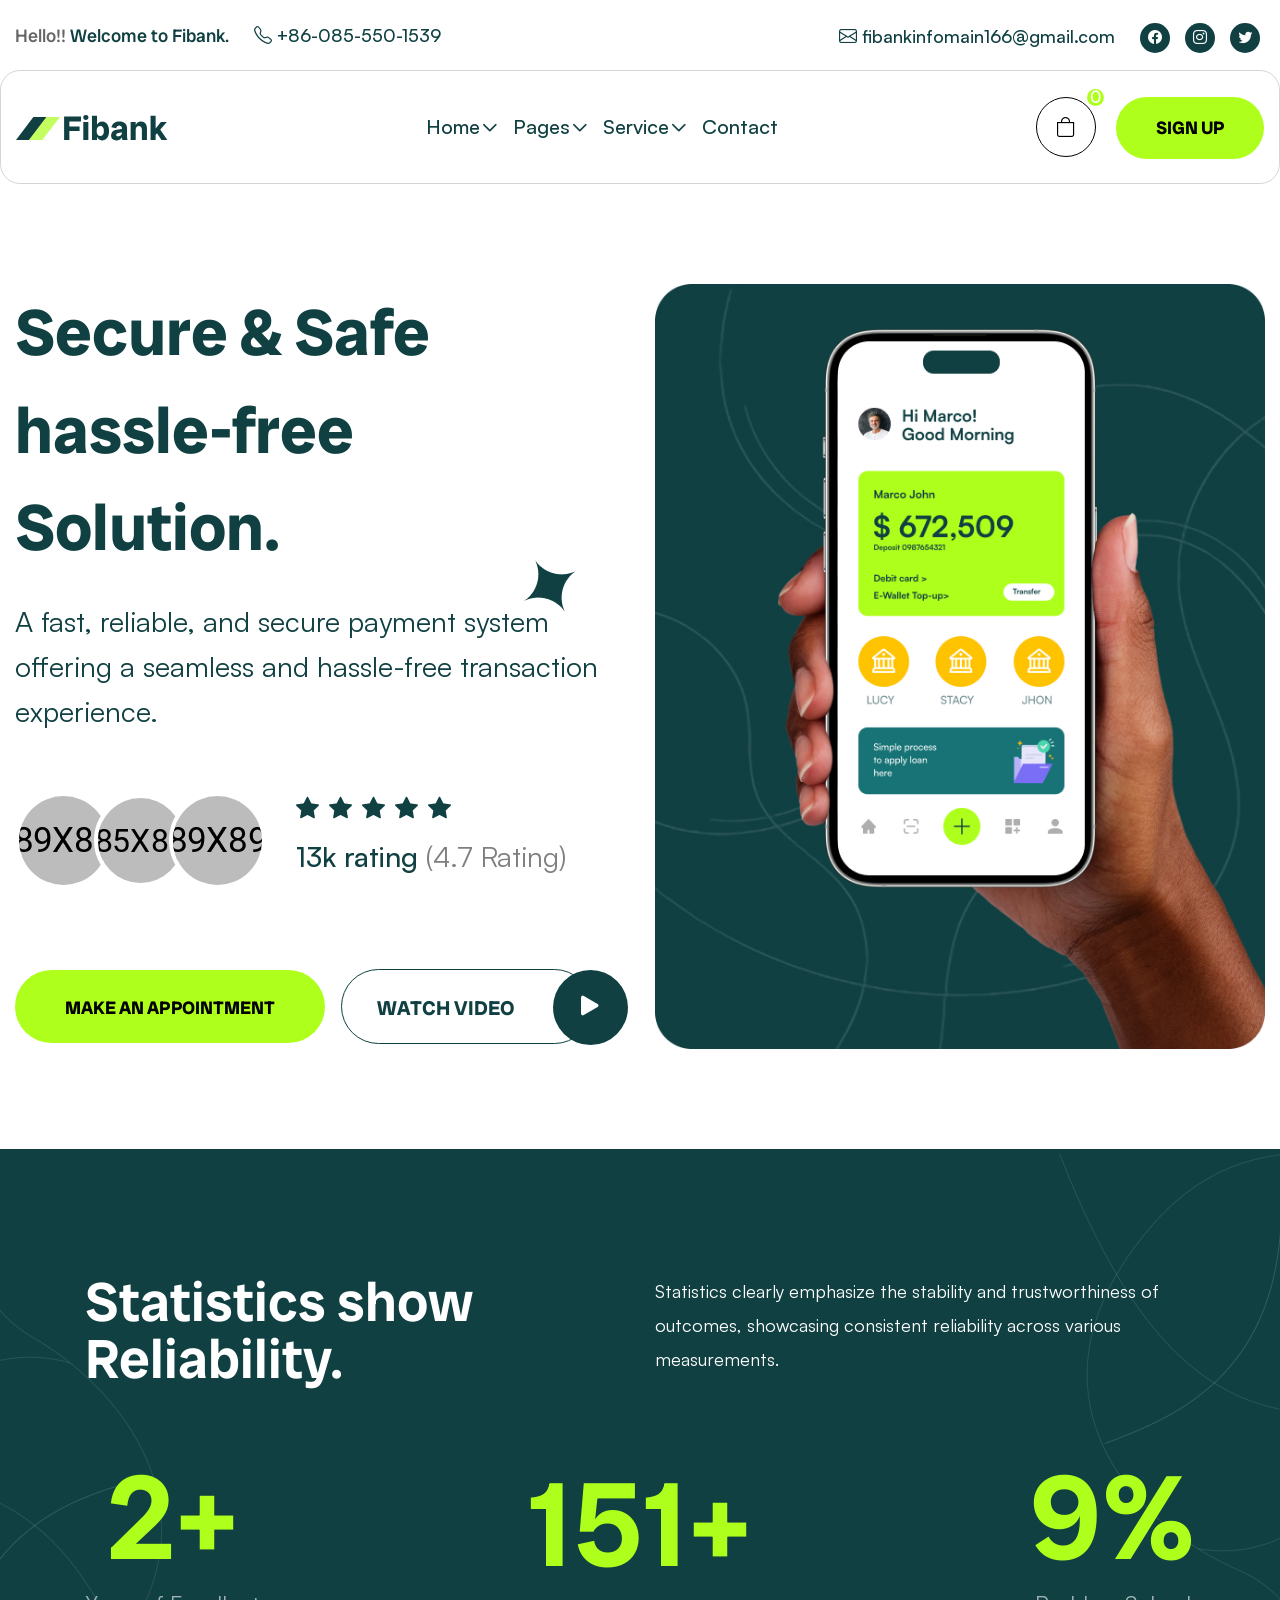
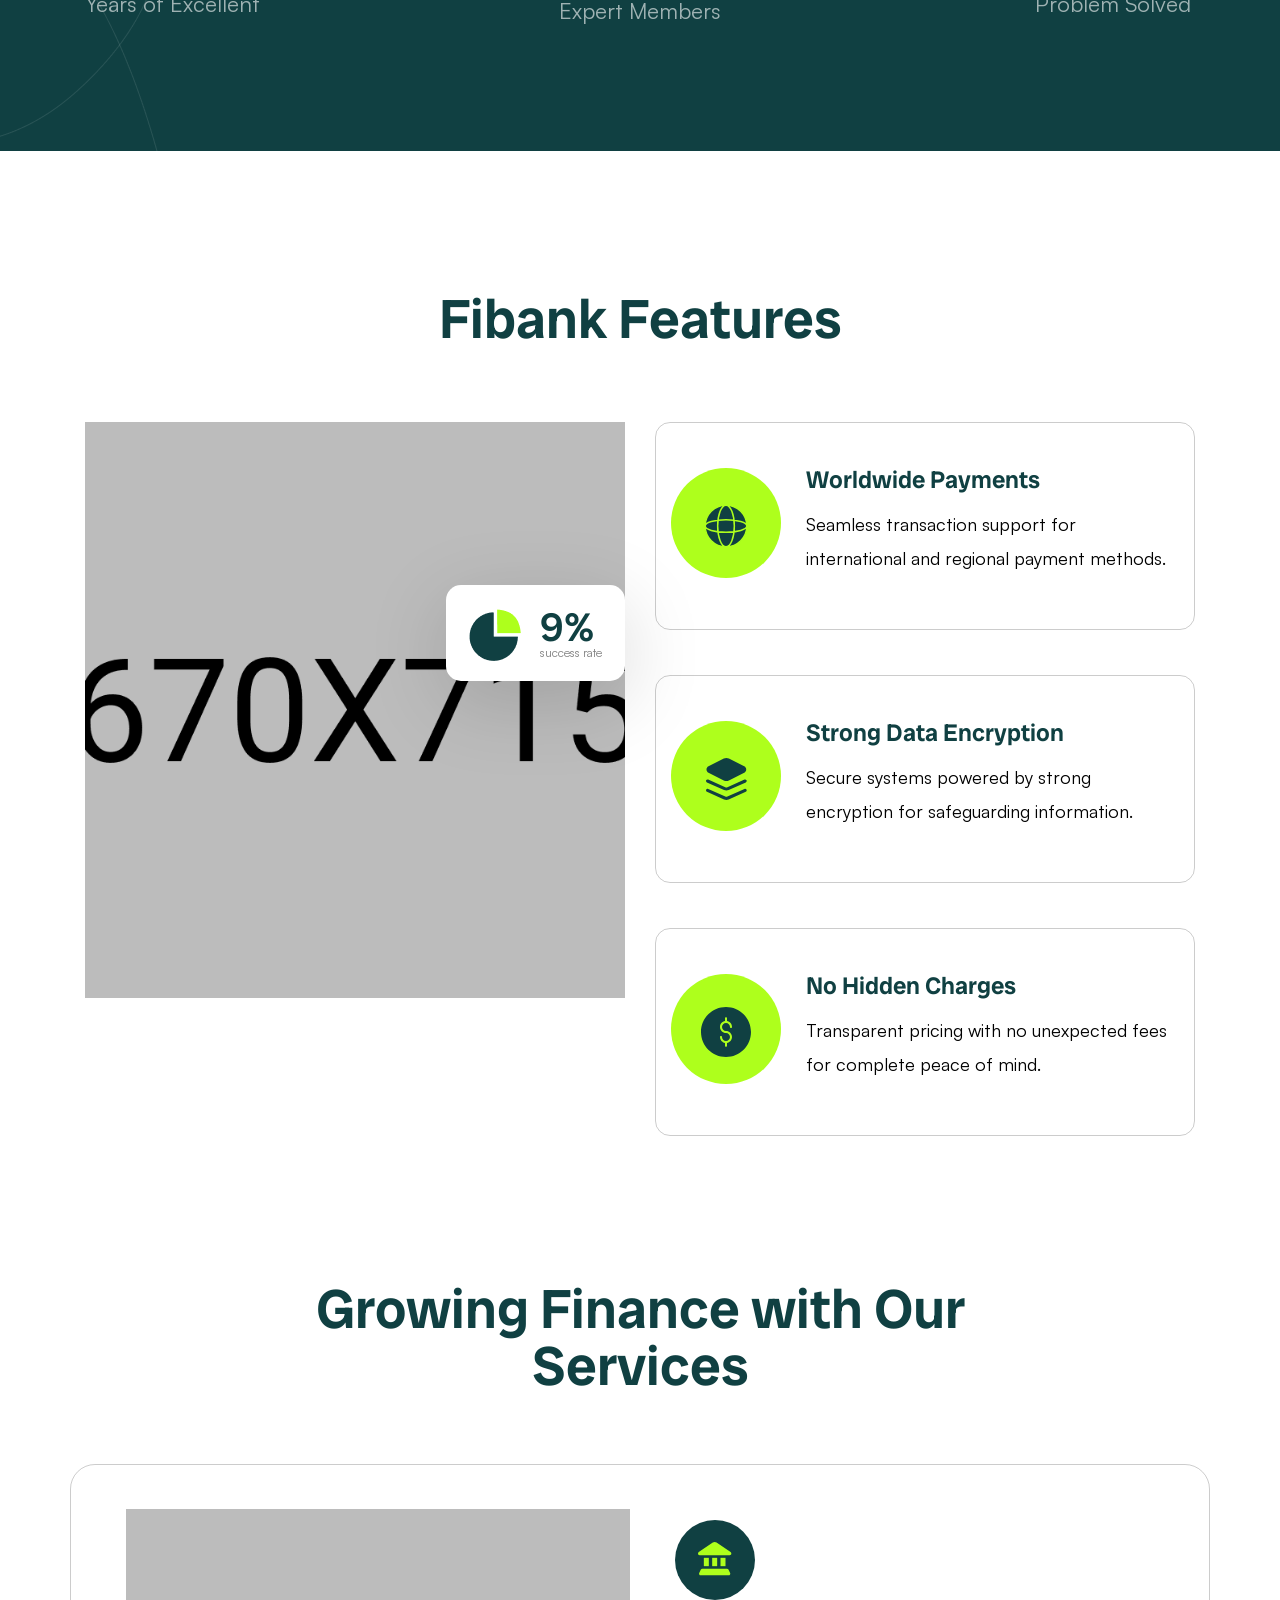
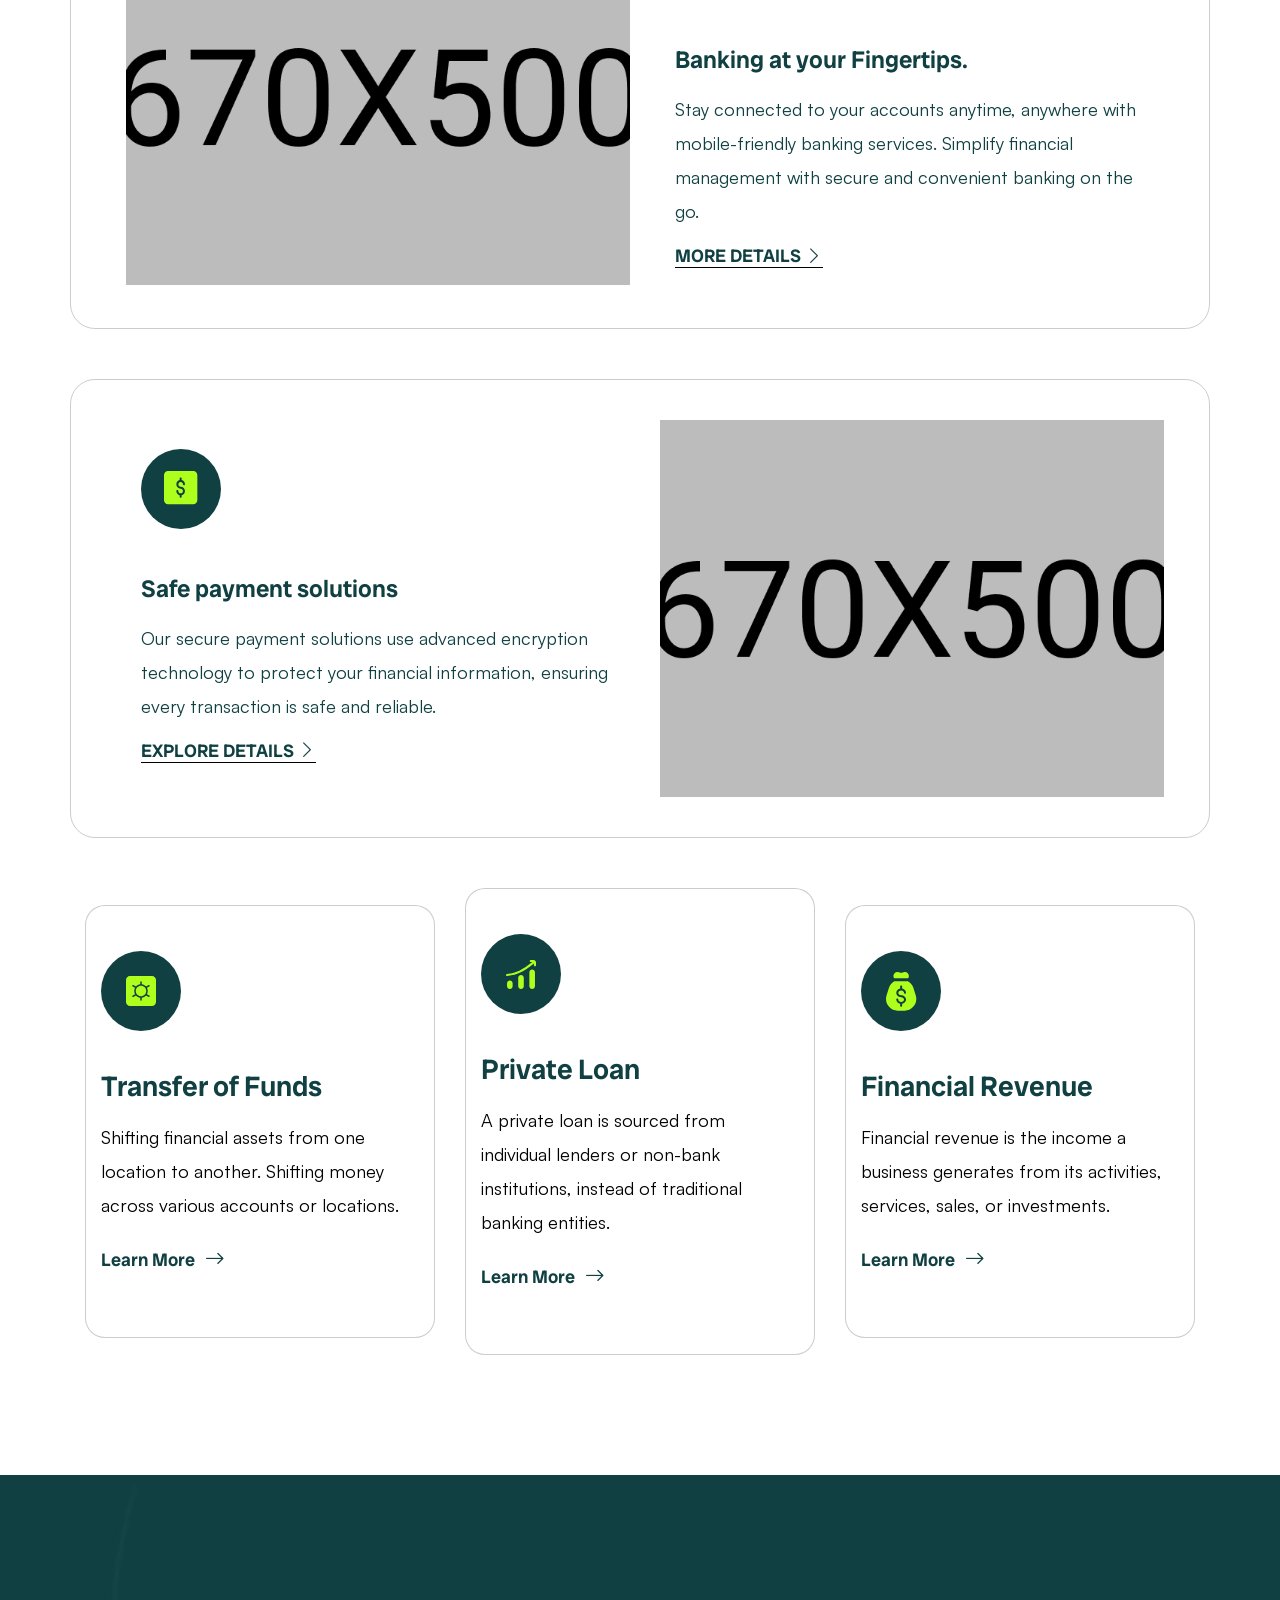
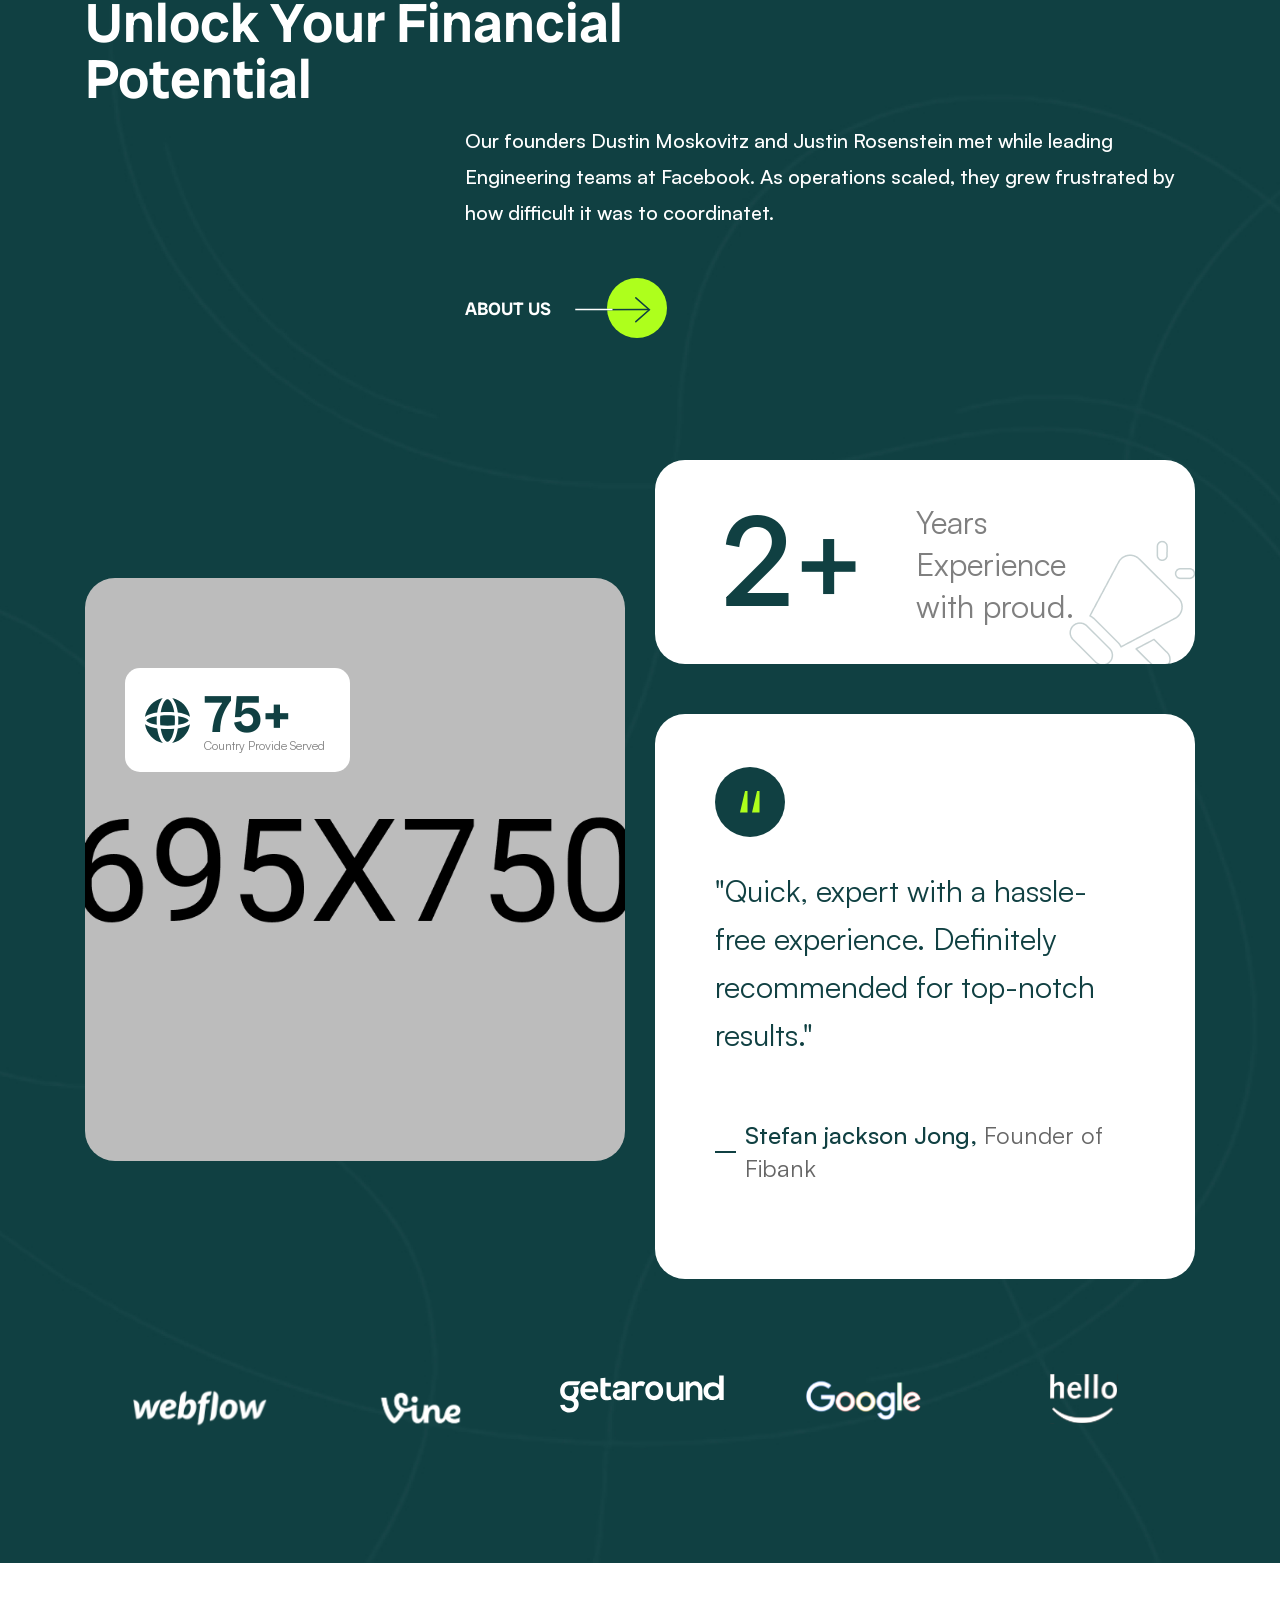
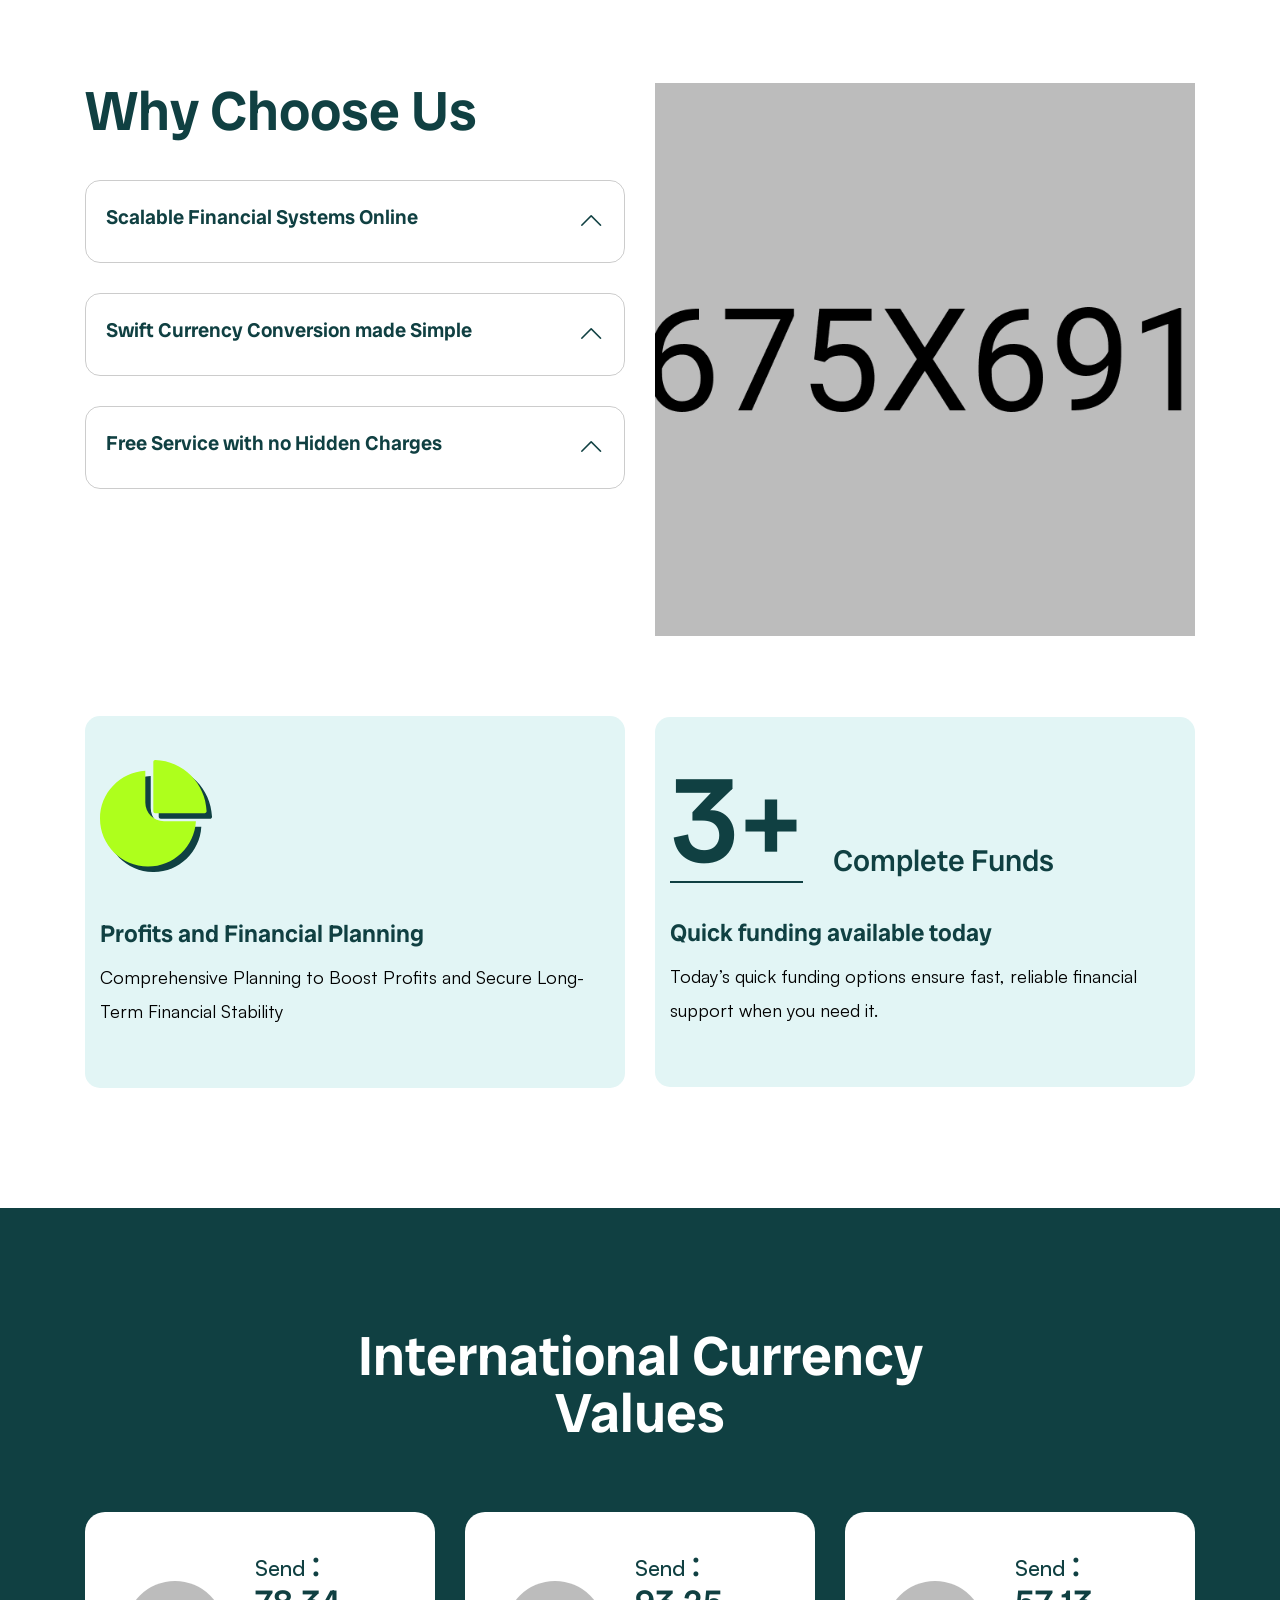
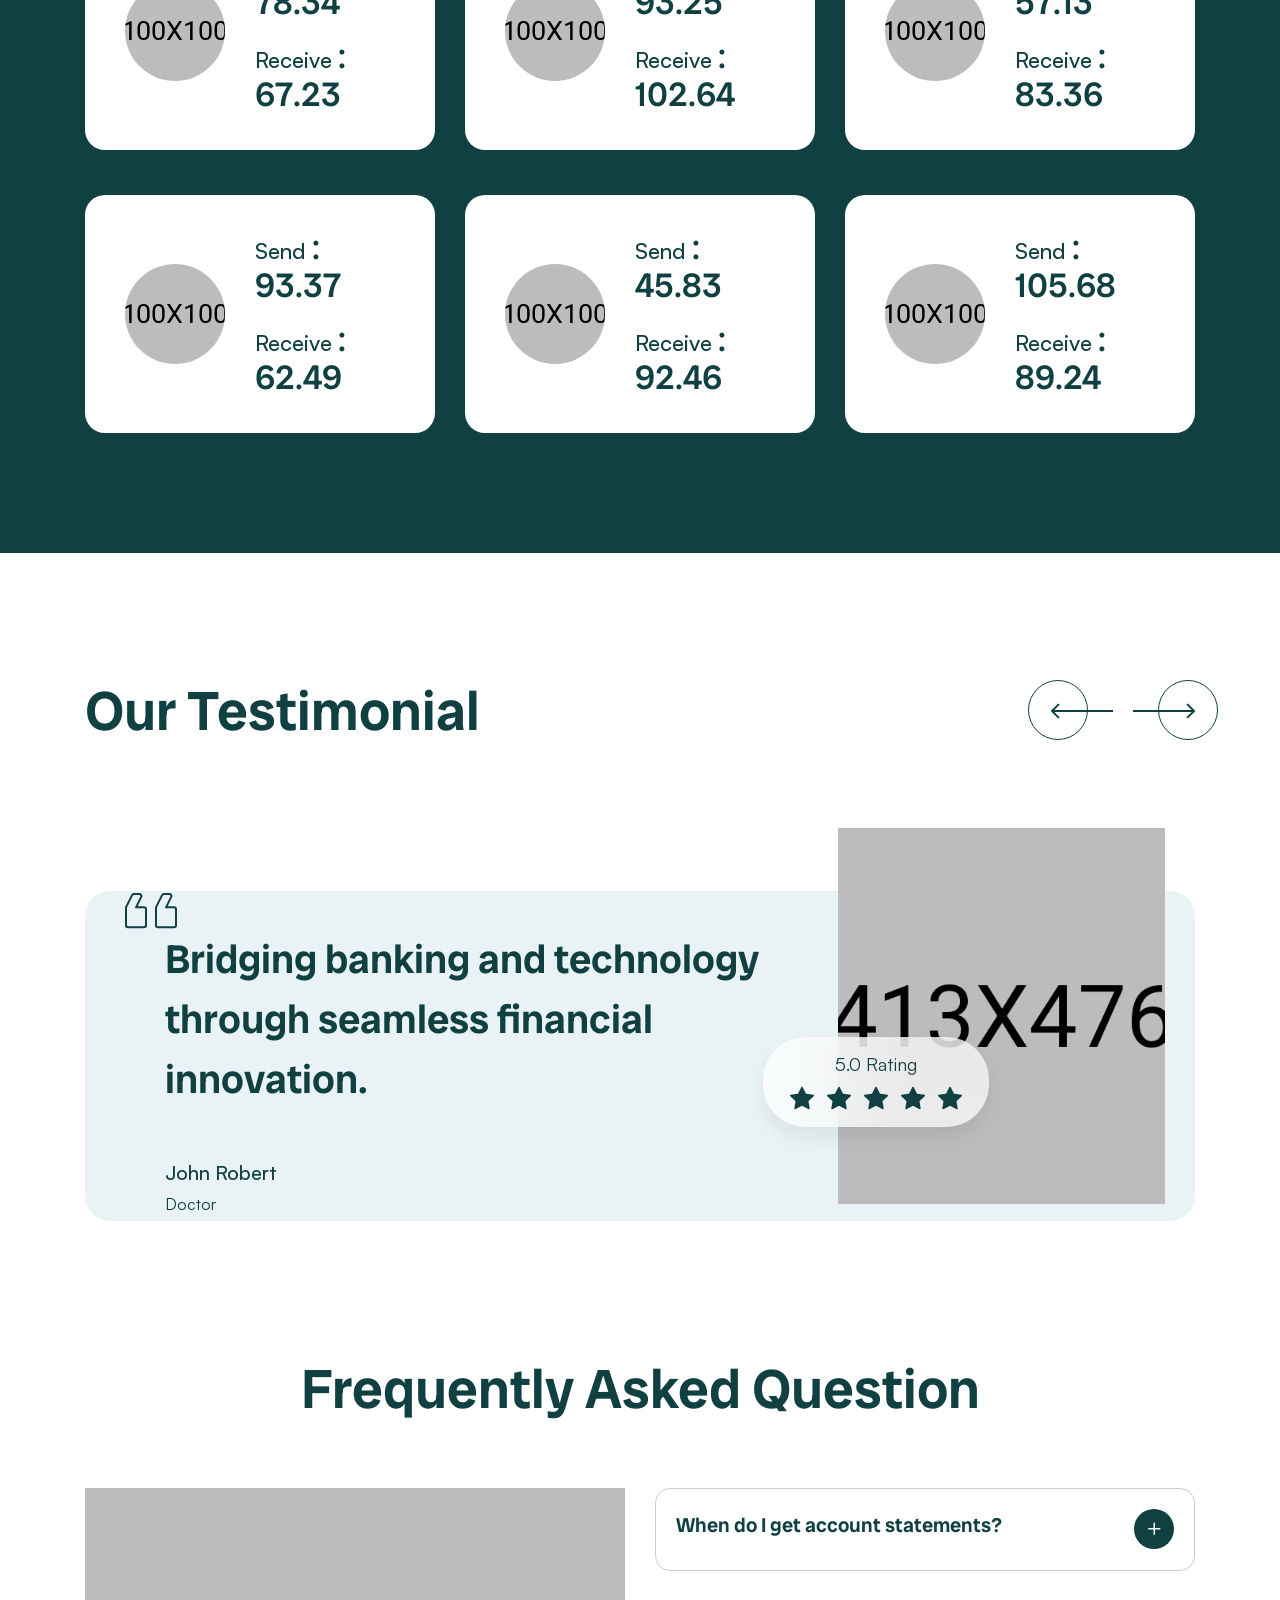
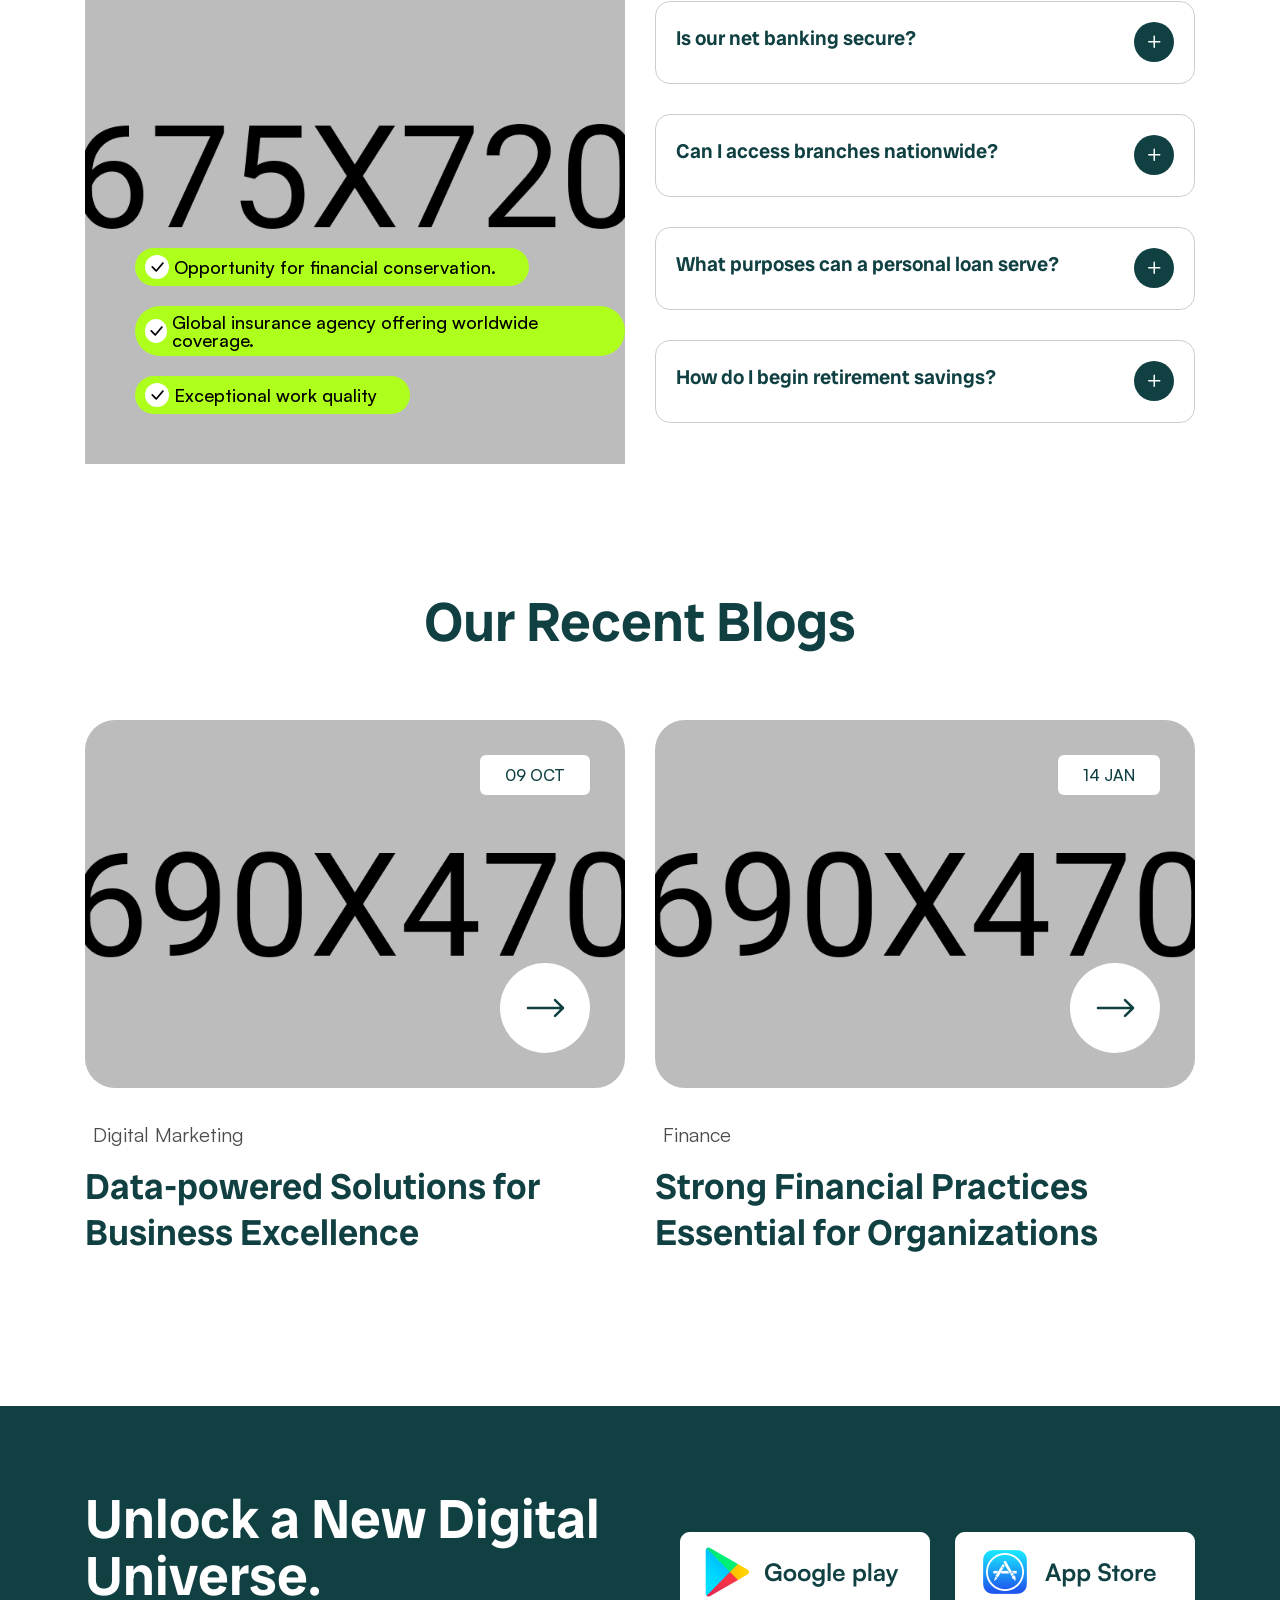
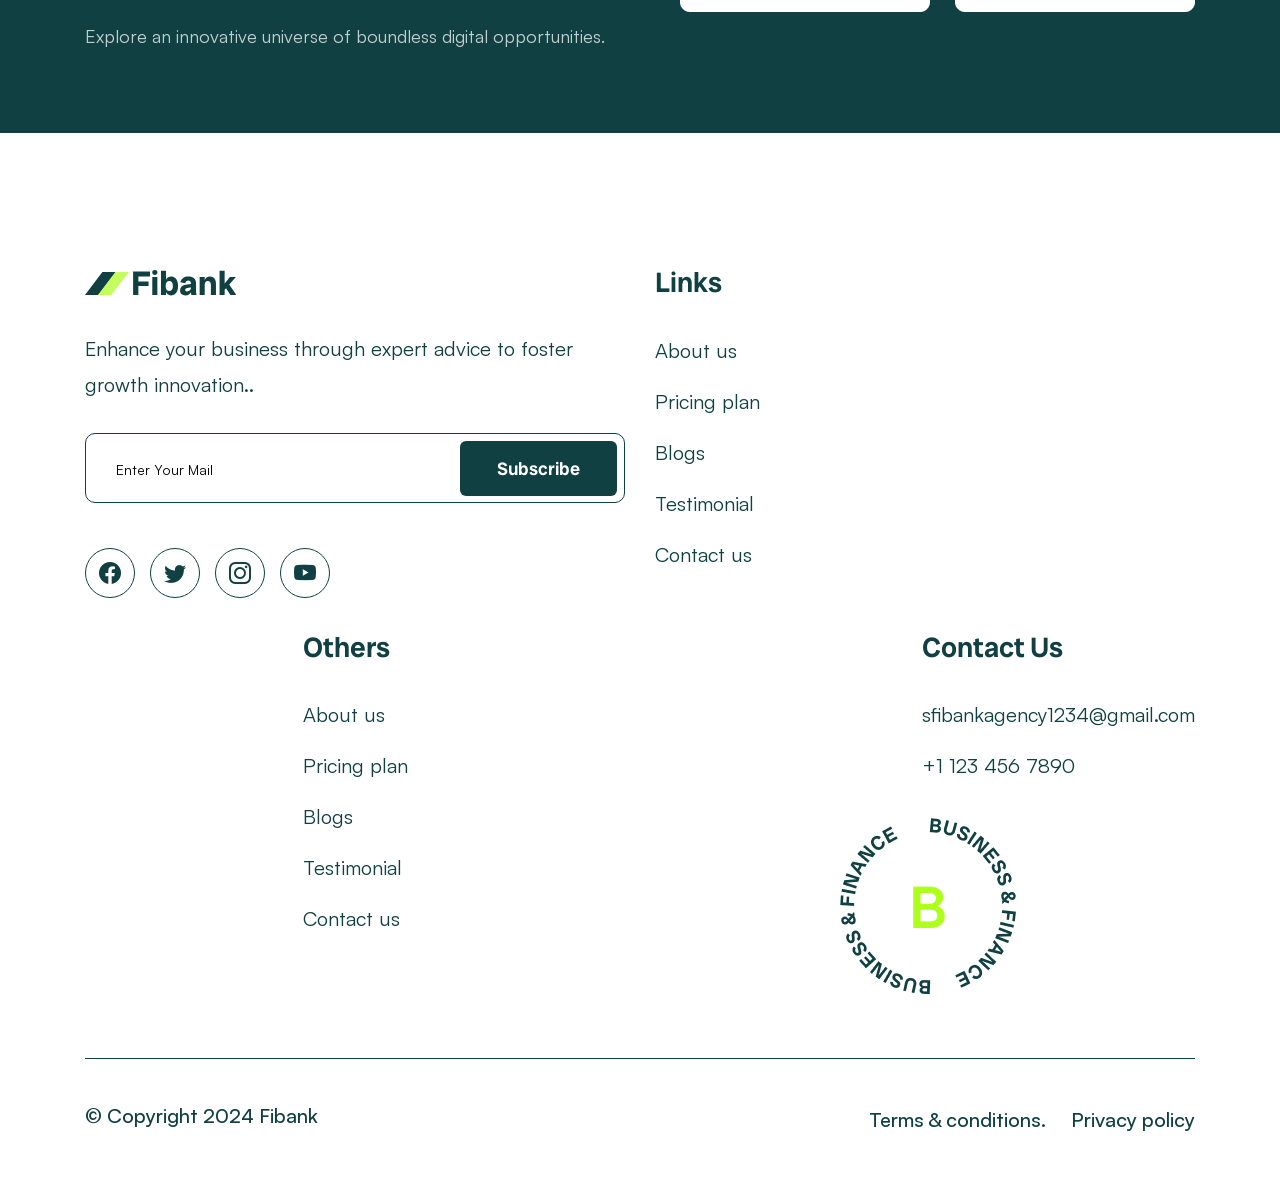
<file: fibank/index-3.html>
<!DOCTYPE html>
<html class="no-js" lang="en">

<head>
	<meta charset="utf-8" />
	<meta http-equiv="x-ua-compatible" content="ie=edge" />
	<meta name="keywords"
		content="mobile banking, business consulting, bank loans, credit cards, finance, insurance, broker business, forex trading">
	<meta name="description"
		content="Fibank – is a clean, modern and responsive design that let you to build an exclusive website for mobile banking, business consulting, bank loans, credit cards, finance, insurance, broker business, forex trading.">
	<title>Fibank - Banking And Finnance HTML5 Template</title>
	<meta property="og:site_name" content="Fibank">
	<meta property="og:url" content="">
	<meta property="og:type" content="website">
	<meta property="og:title" content="Fibank - Banking And Finnance HTML5 Template">
	<meta name='og:image' content='images/assets/ogg.png'>
	<!-- For IE -->
	<meta http-equiv="X-UA-Compatible" content="IE=edge">
	<!-- For Resposive Device -->
	<meta name="viewport" content="width=device-width, initial-scale=1.0">
	<!-- For Window Tab Color -->
	<!-- Chrome, Firefox OS and Opera -->
	<meta name="theme-color" content="#913BFF">
	<!-- Windows Phone -->
	<meta name="msapplication-navbutton-color" content="#913BFF">
	<!-- iOS Safari -->
	<meta name="apple-mobile-web-app-status-bar-style" content="#913BFF">

	<!-- <link rel="manifest" href="site.webmanifest" /> -->
	<link rel="shortcut icon" type="image/x-icon" href="assets/img/favicon.png" />
	<!-- Place favicon.ico in the root directory -->

	<!-- CSS here -->
	<link rel="stylesheet" href="assets/css/bootstrap.min.css" />
	<link rel="stylesheet" href="assets/css/satoshi.css" />
	<link rel="stylesheet" href="assets/fonts/bootstrap-icons.css" />
	<link rel="stylesheet" href="assets/css/animate.min.css" />
	<link rel="stylesheet" href="assets/css/slick.css" />
	<link rel="stylesheet" href="assets/css/magnific-popup.css" />
	<link rel="stylesheet" href="assets/css/aos.css" />
	<link rel="stylesheet" href="assets/css/spacing.css" />
	<link rel="stylesheet" href="assets/css/main.css" />
</head>

<body>
	<div class="main-page-wrapper">
		<!--[if lte IE 9]> <p class="browserupgrade"> You are using an <strong>outdated</strong> browser. Please <a href="https://browsehappy.com/">upgrade your browser</a> to improve your experience and security. </p> <![endif]-->

		<!-- Add your site or application content here -->


		<!-- preloader start -->
		<div id="preloader">
			<div id="ctn-preloader" class="ctn-preloader">
				<div class="txt-loading">
					<span data-text-preloader="F" class="letters-loading">
						F
					</span>
					<span data-text-preloader="i" class="letters-loading">
						i
					</span>
					<span data-text-preloader="b" class="letters-loading">
						b
					</span>
					<span data-text-preloader="a" class="letters-loading">
						a
					</span>
					<span data-text-preloader="n" class="letters-loading">
						n
					</span>
					<span data-text-preloader="k" class="letters-loading">
						k
					</span>
				</div>
			</div>
		</div>
		<!-- preloader end  -->


		<!-- offcanvas start  -->
		<div class="offcanvas offcanvas-top theme-bg" tabindex="-1" id="offcanvasTop">
			<div class="offcanvas-header">
				<a data-bs-dismiss="offcanvas" aria-label="Close">
					<i class="fas fa-times search-close" id="search-close"></i>
				</a>
			</div>
			<div class="offcanvas-body">
				<!-- Fullscreen search -->
				<div class="search-wrap">
					<form method="get">
						<input type="search" class="main-search-input" placeholder="Search Your Keyword...">
					</form>
				</div>
				<!-- end fullscreen search -->
			</div>
		</div>
		<!-- offcanvas end  -->

		<!-- shopping-cart-bar start -->
		<div class="cart-menu-right cart-style-1 white-bg">
			<div class="close-icon float-right">
				<a href="javascript:void(0);"><i class="bi bi-x"></i></a>
			</div>
			<div class="dropdown-cart-products">
				<div class="product">
					<div class="product__cart-details">
						<h5 class="product-title">
							<a href="shop.html">Best color ful Lamp for ceiling</a>
						</h5>

						<span class="cart-product-info">
							<span class="cart-product-qty">1</span>
							x $84.00
						</span>
					</div>

					<figure class="product__image-container">
						<a href="shop.html" class="product-img">
							<img src="assets/img/product/cart/product-01.jpg" alt="product">
						</a>
					</figure>
					<a href="#" class="remove-btn" title="Product remove"><i class="fal fa-times"></i></a>
				</div>
				<div class="product">
					<div class="product__cart-details">
						<h5 class="product-title">
							<a href="shop.html">Love color Table Lamp for room</a>
						</h5>

						<span class="cart-product-info">
							<span class="cart-product-qty">1</span>
							x $84.00
						</span>
					</div>

					<figure class="product__image-container">
						<a href="shop.html" class="product-img">
							<img src="assets/img/product/cart/product-02.jpg" alt="product">
						</a>
					</figure>
					<a href="#" class="remove-btn" title="Product remove"><i class="fal fa-times"></i></a>
				</div>
				<div class="product">
					<div class="product__cart-details">
						<h5 class="product-title">
							<a href="shop.html">Best color ful Lamp for ceiling</a>
						</h5>

						<span class="cart-product-info">
							<span class="cart-product-qty">1</span>
							x $84.00
						</span>
					</div>

					<figure class="product__image-container">
						<a href="shop.html" class="product-img">
							<img src="assets/img/product/cart/product-03.jpg" alt="product">
						</a>
					</figure>
					<a href="#" class="remove-btn" title="Product remove"><i class="fal fa-times"></i></a>
				</div>
			</div>

			<div class="cart-total mb-15">
				<span>Total</span>
				<span class="cart-total-price">$160.00</span>
			</div>

			<div class="cart-action">
				<a href="cart.html" class="btn btn-primary">View Cart</a>
				<a href="checkout.html" class="btn btn-outline-primary-2"><span>Checkout</span><i
						class="fal fa-long-arrow-right"></i></a>
			</div>
		</div>
		<!-- shopping-cart-bar end -->

		<!-- header-area start -->
		<header class="theme-main-menu theme-menu-one">
			<div class="header-top">
				<div class="container-fluid">
					<div class="row">
						<div class="col-lg-12">
							<div
								class="topbar-content d-flex align-items-center justify-content-center justify-content-md-between">
								<div class="ht-topbar-left">
									<a class="ht-promo d-none d-md-inline-block" href="price.html"><span>Hello!!</span>
										Welcome to Fibank.</a>
									<a class="ht-phone d-none d-xl-inline-block" href="#"><span><i
												class="bi bi-telephone"></i></span> +86-085-550-1539</a>
								</div>
								<div class="ht-topbar-right d-flex align-items-center">
									<a class="ht-email d-none d-lg-inline-block" href="#"><span><i
												class="bi bi-envelope"></i></span> fibankinfomain166@gmail.com</a>

									<div class="header-social">
										<a href="@"><i class="bi bi-facebook"></i></a>
										<a href="@"><i class="bi bi-instagram"></i></a>
										<a href="@"><i class="bi bi-twitter"></i></a>
									</div>
								</div>
							</div>
						</div>
					</div>
				</div>
			</div>
			<div class="main-header-area">
				<div class="container-fluid">
					<div class="row align-items-center justify-content-between">
						<div class="col-md-auto col-6">
							<div class="logo-area">
								<a href="index.html"><img src="assets/img/logo/logo-1.svg" alt="Header-logo"></a>
							</div>
						</div>
						<div class="col-md-auto d-flex align-items-center justify-content-end d-lg-inline-block d-none">
							<div class="main-menu d-none d-lg-block">
								<nav id="mobile-menu">
									<ul class="menu-list">
										<li>
											<a href="#">
												Home
											</a>
											<ul class="sub-menu">
												<li>
													<a href="index.html">Home Style 1</a>
												</li>
												<li>
													<a href="index-2.html">Home Style 2</a>
												</li>
												<li>
													<a href="index-3.html">Home Style 3</a>
												</li>
												<li>
													<a href="index-4.html">Home Style 4</a>
												</li>

												<li>
													<a href="index-5.html">Home Style 5</a>
												</li>
											</ul>
										</li>
										<li>
											<a href="#">
												Pages
											</a>
											<ul class="sub-menu">
												<li>
													<a href="about.html">About Us</a>
												</li>
												<li>
													<a href="#">Blog <span class="float-end"><i
																class="bi bi-chevron-down"></i></span></a>
													<ul class="sub-menu">
														<li>
															<a href="blog-grid.html">Blog Grid</a>
														</li>
														<li>
															<a href="blog-list.html">Blog List</a>
														</li>
														<li>
															<a href="blog-classic.html">Blog Classic</a>
														</li>
														<li>
															<a href="blog-details.html">Blog Details</a>
														</li>
													</ul>
												</li>
												<li>
													<a href="#">Shop <span class="float-end"><i
																class="bi bi-chevron-down"></i></span></a>
													<ul class="sub-menu">
														<li>
															<a href="shop.html">Shop</a>
														</li>
														<li>
															<a href="shop-details.html">Shop Details</a>
														</li>
														<li>
															<a href="cart.html">Cart</a>
														</li>
														<li>
															<a href="checkout.html">Checkout</a>
														</li>
													</ul>
												</li>
												<li>
													<a href="#">Project <span class="float-end"><i
																class="bi bi-chevron-down"></i></span></a>
													<ul class="sub-menu">
														<li>
															<a href="project-grid.html">Project Grid</a>
														</li>
														<li>
															<a href="project-details.html">Project Details</a>
														</li>
													</ul>
												</li>
												<li>
													<a href="#">Team <span class="float-end"><i
																class="bi bi-chevron-down"></i></span></a>
													<ul class="sub-menu">
														<li>
															<a href="team.html">Team</a>
														</li>
														<li>
															<a href="team-details.html">Team Details</a>
														</li>
													</ul>
												</li>
												<li>
													<a href="error.html">Error - 404</a>
												</li>
												<li>
													<a href="faq.html">Faq</a>
												</li>
												<li>
													<a href="price.html">Price</a>
												</li>
												<li>
													<a href="testimonial.html">Testimonial</a>
												</li>
											</ul>
										</li>
										<li>
											<a href="#">Service</a>
											<ul class="sub-menu">
												<li>
													<a href="services.html">Services</a>
												</li>
												<li>
													<a href="services-details.html">Services Details</a>
												</li>
											</ul>
										</li>
										<li>
											<a href="contact.html">Contact</a>
										</li>

									</ul>
								</nav>
							</div>
						</div>
						<div class="col-md-auto col-6">
							<div class="right-nav d-flex align-items-center justify-content-end">
								<div class="cart-menu">
									<a class="shopping-cart mr-20" href="#">
										<i class="bi bi-bag"></i>
										<span class="badge">0</span>
									</a>
								</div>
								<div class="quote-btn d-lg-inline-block d-none">
									<a href="contact.html" class="ht-btn bs-btn" data-bs-toggle="modal"
										data-bs-target="#loginModal">Sign Up</a>
								</div>
								<div class="search-area ms-1 d-none">
									<a class="search-input" href="#" data-bs-toggle="offcanvas"
										data-bs-target="#offcanvasTop" aria-controls="offcanvasTop">
										<i class="bi bi-search"></i>
									</a>
								</div>
								<div class="hamburger-menu ms-0 d-lg-none d-md-inline-flex">
									<div class="bar-wrap">
										<div class="bar-1"></div>
										<div class="bar-2"></div>
										<div class="bar-3"></div>
									</div>
								</div>
							</div>
						</div>
					</div>
				</div>
			</div>
			<!-- /.theme-main-menu -->
		</header>
		<!-- header-area end -->

		<!-- slide-bar start -->
		<div class="ht-menu-wrapper">
			<div class="ht-menu-area">
				<button class="ht-menu-toggle"><i class="bi bi-x-lg"></i></button>
				<div class="mobile-logo">
					<a href="index.html">
						<img src="assets/img/logo/logo-2.svg" alt="logo">
					</a>
				</div>
				<div class="mobile-menu-wrapper d-lg-none d-inline-block">
					<div class="mobile-menu"></div>
				</div>
				<div class="offset-widget mb-40">
					<div class="info-widget">
						<h4 class="offset-title mb-20">About Us</h4>
						<p class="mb-30">
							But I must explain to you how all this mistaken idea of denouncing pleasure and
							praising pain was born and will give you a complete account of the system and
							expound the actual teachings of the great explore
						</p>
					</div>
				</div>
				<div class="offset-widget mb-30 pr-10">
					<div class="info-widget info-widget2">
						<h4 class="offset-title mb-20">Contact Info</h4>
						<p>
							<i class="fal fa-address-book"></i>
							23/A, Miranda City Likaoli Prikano, Dope
						</p>
						<p>
							<i class="fal fa-phone"></i>
							+0989 7876 9865 9
						</p>
						<p>
							<i class="fal fa-envelope-open"></i>
							info@example.com
						</p>
					</div>
				</div>
				<div class="login-btn text-center">
					<a class="ht-btn w-100" href="login.html">Login</a>
				</div>

			</div>
		</div>
		<!-- side-bar end -->


		<main>
			<!-- theme-banner-one start -->
			<section class="theme-banner-one">
				<img class="shape-1" src="assets/img/shape/shape-1.png" alt="shape">
				<div class="container-fluid">
					<div class="row">
						<div class="col-lg-6">
							<h1 class="main-title">Secure & Safe hassle-free Solution.</h1>
							<p class="hero-description pe-xxl-4">A fast, reliable, and secure payment
								system offering a
								seamless
								and hassle-free transaction experience.</p>
							<div class="user-content-wrap-1 d-md-flex mb-55">
								<ul class="feedback-user-list">
									<li><img src="assets/img/media/media-4.jpg" alt="author"></li>
									<li><img src="assets/img/media/media-5.jpg" alt="author"></li>
									<li><img src="assets/img/media/media-6.jpg" alt="author"></li>
								</ul>
								<div class="rating-box pl-30">
									<div class="hero-rating mb-10">
										<a href="#"><i class="bi bi-star-fill"></i></a>
										<a href="#"><i class="bi bi-star-fill"></i></a>
										<a href="#"><i class="bi bi-star-fill"></i></a>
										<a href="#"><i class="bi bi-star-fill"></i></a>
										<a href="#"><i class="bi bi-star-fill"></i></a>
									</div>
									<h3>13k rating <span>(4.7
											Rating)</span></h3>
								</div>
							</div>
							<div class="d-md-flex align-items-center mb-lg-0 mb-5">
								<a href="contact.html" class="ht-btn bstyle me-xl-3">Make an appointment</a>
								<a href="#" class="ht-btn bstyle-2 d-none d-xl-inline-block">Watch Video
									<span class="popup-video ms-md-5 ms-3"><i class="bi bi-play-fill"></i></span></a>
							</div>
						</div>
						<div class="col-lg-6">
							<div class="hero-img text-lg-end">
								<img class="main-img img-fluid" src="assets/img/hero/hero-img-1.jpg" alt="Hero">
								<img class="card-shape d-none d-xxl-inline-block" src="assets/img/hero/card.png"
									alt="Shape">
							</div>
						</div>
					</div>
				</div><!-- .container -->
			</section>
			<!-- theme-banner-one end -->

			<!-- fun-fact-section start -->
			<section class="theme-bg2 fun-fact-section position-relative z-1 pt-125 pb-80 pt-lg-100 pb-lg-65">
				<img class="shape-1 position-absolute bottom-0 z-n1" src="assets/img/shape/shape-2.png" alt="shape">
				<img class="shape-2 position-absolute end-0 top-0 z-n1" src="assets/img/shape/shape-3.png" alt="shape">
				<div class="container">
					<div class="row">
						<div class="col-lg-6">
							<div class="title-one mb-70 mb-md-30">
								<h2 class="title text-white wow fadeInLeft">Statistics show Reliability.</h2>
							</div>
						</div>
						<div class="col-lg-6">
							<div class="title-one ps-xxl-5 ms-xxl-5 mb-70">
								<p class="description text-white wow fadeInRight">Statistics clearly emphasize the
									stability and
									trustworthiness of
									outcomes, showcasing consistent reliability across various measurements.</p>
							</div>
						</div>
					</div>
					<div class="row align-items-center justify-content-center">
						<div class="col-lg-4 col-md-4 d-lg-flex justify-content-lg-start">
							<div class="counter-wrap-1 wow fadeInUp">
								<h3 class="number"><span class="counter">20</span>+</h3>
								<p class="counter-title">Years of Excellent</p>
							</div>
						</div>
						<div class="col-lg-4 col-md-4">
							<div class="counter-wrap-1 wow fadeInUp">
								<h3 class="number"><span class="counter">1,379</span>+</h3>
								<p class="counter-title">Expert Members</p>
							</div>
						</div>
						<div class="col-lg-4 col-md-4 d-lg-flex justify-content-lg-end">
							<div class="counter-wrap-1 wow fadeInUp">
								<h3 class="number"><span class="counter">90</span>%</h3>
								<p class="counter-title">Problem Solved</p>
							</div>
						</div>
					</div>
				</div>
			</section>
			<!-- fun-fact-section end -->

			<!-- feature-section start -->
			<section class="feature-section pt-140 pb-30 pt-lg-60 pb-lg-15">
				<div class="container">
					<div class="title-one text-center mb-75">
						<h2 class="title text-heding2 wow fadeInUp">Fibank Features</h2>
					</div>
					<div class="row">
						<div class="col-lg-6">
							<div class="img-wrapper-one position-relative mb-45 wow fadeInLeft">
								<img class="main-img img-fluid" src="assets/img/media/media-1.png" alt="About">
								<img class="shape-1 img-fluid" src="assets/img/bg/bg-1.jpg" alt="About">
								<img class="shape-2" src="assets/img/shape/shape-4.png" alt="shape">
								<div class="float-content-1">
									<div class="icon">
										<img src="assets/img/icon/icon-4.png" alt="icon">
									</div>
									<div class="content">
										<h3 class="number"><span class="counter">87</span>%</h3>
										<p class="text-title">success rate</p>
									</div>
								</div>
							</div>
						</div>
						<div class="col-lg-6">
							<div class="ps-xxl-5">
								<div class="feature-wrap-1">
									<div class="icon">
										<img class="front-icon" src="assets/img/icon/icon-1w.svg" alt="icon">
										<img class="back-icon" src="assets/img/icon/icon-1.svg" alt="icon">
									</div>
									<div class="content">
										<h4 class="feature-title"><a href="services-details.html">Worldwide Payments</a>
										</h4>
										<p class="description">Seamless transaction support for international and
											regional
											payment methods.</p>
									</div>
								</div>
								<div class="feature-wrap-1">
									<div class="icon">
										<img class="front-icon" src="assets/img/icon/icon-2.svg" alt="icon">
										<img class="back-icon" src="assets/img/icon/icon-2.svg" alt="icon">
									</div>
									<div class="content">
										<h4 class="feature-title"><a href="services-details.html">Strong Data
												Encryption</a>
										</h4>
										<p class="description">Secure systems powered by strong encryption for
											safeguarding
											information.</p>
									</div>
								</div>
								<div class="feature-wrap-1">
									<div class="icon">
										<img class="front-icon" src="assets/img/icon/icon-3.svg" alt="icon">
										<img class="back-icon" src="assets/img/icon/icon-3.svg" alt="icon">
									</div>
									<div class="content">
										<h4 class="feature-title"><a href="services-details.html">No Hidden Charges</a>
										</h4>
										<p class="description">Transparent pricing with no unexpected fees for complete
											peace of mind.</p>
									</div>
								</div>
							</div>
						</div>
					</div>
				</div>
			</section>
			<!-- feature-section end -->

			<!-- service-section start -->
			<section class="service-section pt-70 pb-75 pt-lg-60 pb-lg-15">
				<div class="container">
					<div class="row justify-content-center">
						<div class="col-xxl-8 col-lg-9 px-xxl-5 mx-xxl-5">
							<div class="title-one text-center mb-70 wow fadeInUp">
								<h2 class="title text-heding2">Growing Finance with
									Our Services</h2>
							</div>
						</div>
					</div>
					<div class="row align-items-center service-border wow fadeInUp">
						<div class="col-lg-6">
							<div class="service-thumb">
								<img class="w-100" src="assets/img/media/media-2.jpg" alt="service">
							</div>
						</div>
						<div class="col-lg-6">
							<div class="service-wrap-1 ms-xxl-4">
								<div class="icon">
									<img src="assets/img/icon/icon-5.svg" alt="icon">
								</div>
								<div class="service-content">
									<h3 class="service-title"><a href="services-details.html">Banking at your
											Fingertips.</a>
									</h3>
									<p class="description">Stay connected to your accounts anytime, anywhere with
										mobile-friendly banking
										services. Simplify financial management with secure and convenient banking on
										the go.</p>
									<a href="services-details.html" class="more-btn">More Details <i
											class="bi bi-chevron-right"></i></a>
								</div>
							</div>
						</div>
					</div>
					<div class="row service-border align-items-center wow fadeInUp">
						<div class="col-lg-6 order-lg-last">
							<div class="service-thumb">
								<img class="w-100" src="assets/img/media/media-3.jpg" alt="service">
							</div>
						</div>
						<div class="col-lg-6">
							<div class="service-wrap-1">
								<div class="icon">
									<img src="assets/img/icon/icon-6.svg" alt="icon">
								</div>
								<div class="service-content">
									<h3 class="service-title"><a href="services-details.html">Safe payment solutions</a>
									</h3>
									<p class="description">Our secure payment solutions use advanced encryption
										technology to protect your
										financial information, ensuring every transaction is safe and reliable.</p>
									<a href="services-details.html" class="more-btn">Explore Details <i
											class="bi bi-chevron-right"></i></a>
								</div>
							</div>
						</div>
					</div>
				</div>
				<div class="container">
					<div class="row align-items-center">
						<div class="col-lg-4">
							<div class="service-wrap-2 wow fadeInUp">
								<div class="icon">
									<img class="front-icon" src="assets/img/icon/icon-7.svg" alt="icon">
									<img class="back-icon" src="assets/img/icon/icon-7w.svg" alt="icon">
								</div>
								<h3 class="service-title"><a href="services-details.html">Transfer of Funds</a>
								</h3>
								<p class="description">Shifting financial assets from one location to another. Shifting
									money across various accounts or locations.</p>
								<a href="services-details.html" class="more-btn">Learn More <i
										class="bi bi-arrow-right"></i></a>
							</div>
						</div>
						<div class="col-lg-4">
							<div class="service-wrap-2 wow fadeInUp" data-wow-delay="0.1s">
								<div class="icon">
									<img class="front-icon" src="assets/img/icon/icon-8.svg" alt="icon">
									<img class="back-icon" src="assets/img/icon/icon-8w.svg" alt="icon">
								</div>
								<h3 class="service-title"><a href="services-details.html">Private Loan</a>
								</h3>
								<p class="description">A private loan is sourced from individual lenders or non-bank
									institutions, instead of traditional banking entities.</p>
								<a href="services-details.html" class="more-btn">Learn More <i
										class="bi bi-arrow-right"></i></a>
							</div>
						</div>
						<div class="col-lg-4">
							<div class="service-wrap-2 wow fadeInUp" data-wow-delay="0.2s">
								<div class="icon">
									<img class="front-icon" src="assets/img/icon/icon-9.svg" alt="icon">
									<img class="back-icon" src="assets/img/icon/icon-9w.svg" alt="icon">
								</div>
								<h3 class="service-title"><a href="services-details.html">Financial Revenue</a>
								</h3>
								<p class="description">Financial revenue is the income a business generates from its
									activities, services, sales, or investments.</p>
								<a href="services-details.html" class="more-btn">Learn More <i
										class="bi bi-arrow-right"></i></a>
							</div>
						</div>
					</div>
				</div>
			</section>
			<!-- service-section end -->

			<!-- about-section start -->
			<section class="about-section pt-120 pb-120 pt-lg-60 pb-lg-60" data-background="assets/img/bg/bg-2.jpg">
				<div class="container mb-50">
					<div class="row">
						<div class="col-lg-7">
							<div class="title-one mb-10">
								<h2 class="title text-white">Unlock Your Financial Potential</h2>
							</div>
						</div>
					</div>
					<div class="row justify-content-lg-end mb-135">
						<div class="col-lg-8 ps-xxl-0">
							<p class="text-xl text-white mb-60">
								Our founders Dustin Moskovitz and Justin Rosenstein met while leading Engineering
								teams at Facebook. As operations scaled, they grew frustrated by how difficult it
								was to coordinatet.
							</p>

							<a class="btn-two" href="project-details.html">About Us
								<span><img src="assets/img/icon/arrow-2.svg" alt=""></span></a>
						</div>
					</div>
					<div class="row gx-50 align-items-center">
						<div class="col-xl-6 col-lg-6 mb-45">
							<div class="img-wrapper-two position-relative">
								<img class="main-img w-100" src="assets/img/media/media-8.jpg" alt="About">
								<img class="card img-fluid d-none d-xxl-inline-block wow fadeInUp"
									src="assets/img/media/media-7.png" alt="About">
								<div class="float-content-1 d-flex align-items-center">
									<div class="icon">
										<img src="assets/img/icon/icon-10.svg" alt="icon">
									</div>
									<div class="content">
										<h3 class="number">75+</h3>
										<p class="text-title">Country Provide Served</p>
									</div>
								</div>
							</div>
						</div>
						<div class="col-xl-6 col-lg-6 mb-45">
							<div class="counter-wrap-2 d-md-flex align-items-center mb-50">
								<h3 class="number"><span class="counter">13</span>+</h3>
								<p class="counter-title">Years Experience
									with proud.</p>
								<img class="counter-shape" src="assets/img/shape/shape-7.png" alt="shape">
							</div>

							<div class="feedback-wrap-1">
								<div class="quote-icon">
									<img src="assets/img/icon/icon-11.svg" alt="quote">
								</div>
								<p class="feedback-text">"Quick, expert with a hassle-free experience. Definitely
									recommended for top-notch results."</p>
								<h4 class="name">Stefan jackson Jong, <span class="designation">Founder of Fibank</span>
								</h4>
							</div>
						</div>
					</div>
				</div>
				<div class="brand-wrap-1 ht-carousel" data-slide-show="5" data-lg-slide-show="4" data-md-slide-show="3"
					data-sm-slide-show="2" data-autoplay="true" data-speed="1000" data-autoplay-speed="1000">
					<div class="brand-item">
						<a href="#"><img src="assets/img/brand/brand-1.svg" alt="brand"></a>
					</div>
					<div class="brand-item">
						<a href="#"><img src="assets/img/brand/brand-2.svg" alt="brand"></a>
					</div>
					<div class="brand-item">
						<a href="#"><img src="assets/img/brand/brand-3.svg" alt="brand"></a>
					</div>
					<div class="brand-item">
						<a href="#"><img src="assets/img/brand/brand-4.svg" alt="brand"></a>
					</div>
					<div class="brand-item">
						<a href="#"><img src="assets/img/brand/brand-5.svg" alt="brand"></a>
					</div>
					<div class="brand-item">
						<a href="#"><img src="assets/img/brand/brand-1.svg" alt="brand"></a>
					</div>
					<div class="brand-item">
						<a href="#"><img src="assets/img/brand/brand-2.svg" alt="brand"></a>
					</div>
					<div class="brand-item">
						<a href="#"><img src="assets/img/brand/brand-3.svg" alt="brand"></a>
					</div>
				</div>
			</section>
			<!-- about-section end -->

			<!-- why-chose-section start -->
			<section class="chose-section pt-120 pb-75 pt-lg-60 pb-lg-15">
				<div class="container">
					<div class="row mb-35">
						<div class="col-lg-6 mb-45 wow fadeInUp">
							<div class="title-one mb-40">
								<h2 class="title text-heding2">Why Choose Us</h2>
							</div>
							<div class="faq-que-list mb-45 pe-xxl-5">
								<div class="accordion accordion-one" id="accordion3">
									<div class="accordion-item">
										<h2 class="accordion-header" id="headingOne">
											<button class="accordion-button collapsed" type="button"
												data-bs-toggle="collapse" data-bs-target="#collapseOne"
												aria-expanded="false" aria-controls="collapseOne">
												Scalable Financial Systems Online
											</button>
										</h2>
										<div id="collapseOne" class="accordion-collapse collapse"
											aria-labelledby="headingOne" data-bs-parent="#accordion3">
											<div class="accordion-body">
												<p>Scalable financial solutions online for managing and optimizing your
													business finances efficiently.</p>
											</div>
										</div>
									</div>
									<div class="accordion-item">
										<h2 class="accordion-header" id="headingTwo">
											<button class="accordion-button collapsed" type="button"
												data-bs-toggle="collapse" data-bs-target="#collapseTwo"
												aria-expanded="false" aria-controls="collapseTwo">
												Swift Currency Conversion made Simple
											</button>
										</h2>
										<div id="collapseTwo" class="accordion-collapse collapse"
											aria-labelledby="headingTwo" data-bs-parent="#accordion3">
											<div class="accordion-body">
												<p>Scalable financial solutions online for managing and optimizing your
													business finances efficiently.</p>
											</div>
										</div>
									</div>
									<div class="accordion-item">
										<h2 class="accordion-header" id="headingThree">
											<button class="accordion-button collapsed" type="button"
												data-bs-toggle="collapse" data-bs-target="#collapseThree"
												aria-expanded="false" aria-controls="collapseThree">
												Free Service with no Hidden Charges
											</button>
										</h2>
										<div id="collapseThree" class="accordion-collapse collapse"
											aria-labelledby="headingThree" data-bs-parent="#accordion3">
											<div class="accordion-body">
												<p>Scalable financial solutions online for managing and optimizing your
													business finances efficiently.</p>
											</div>
										</div>
									</div>
								</div>
							</div>
						</div>
						<div class="col-lg-6 mb-45 wow fadeInUp">
							<div class="img-holder ps-xxl-4">
								<img class="w-100" src="assets/img/media/media-9.png" alt="media">
							</div>
						</div>
					</div>
					<div class="row gx-50 align-items-center">
						<div class="col-md-6">
							<div class="feature-wrap-2 wow fadeInUp">
								<div class="icon">
									<img src="assets/img/icon/icon-12.svg" alt="icon">
								</div>
								<h3 class="feature-title"><a href="services-details.html">Profits and Financial
										Planning</a>
								</h3>
								<p class="description">Comprehensive Planning to Boost Profits and Secure Long-Term
									Financial Stability</p>
							</div>
						</div>
						<div class="col-md-6">
							<div class="feature-wrap-2 wow fadeInUp">
								<div class="counter-wrap-3 d-flex align-items-end mb-25">
									<h3 class="number"><span class="counter">20</span>+</h3>
									<p class="counter-title">Complete Funds</p>
								</div>
								<h3 class="feature-title"><a href="services-details.html">Quick funding available
										today</a>
								</h3>
								<p class="description">Today’s quick funding options ensure fast, reliable financial
									support when you need it.</p>
							</div>
						</div>
					</div>
				</div>
			</section>
			<!-- why-chose-section end -->

			<!-- currency-section start -->
			<section class="theme-bg2 currency-section pt-120 pb-75 pt-lg-60 pb-lg-15">
				<img class="shape-1 position-absolute bottom-0 z-n1 d-none d-xxl-inline-block"
					src="assets/img/shape/shape-2.png" alt="shape">
				<img class="shape-2 position-absolute end-0 top-0 z-n1 d-none d-xxl-inline-block"
					src="assets/img/shape/shape-3.png" alt="shape">
				<div class="container">
					<div class="row justify-content-center">
						<div class="col-lg-8">
							<div class="title-one text-center mb-70 wow fadeInUp">
								<h2 class="title text-white">International Currency
									Values</h2>
							</div>
						</div>
					</div>
					<div class="row">
						<div class="col-md-4">
							<div class="block-style-1 mb-45">
								<div class="flag">
									<img src="assets/img/media/media-10.jpg" alt="media">
								</div>
								<div class="content">
									<p class="mb-3">Send <span>: 78.34</span></p>
									<p>Receive <span>: 67.23</span></p>
								</div>
							</div>
						</div>
						<div class="col-md-4">
							<div class="block-style-1 mb-45">
								<div class="flag">
									<img src="assets/img/media/media-11.jpg" alt="media">
								</div>
								<div class="content">
									<p class="mb-3">Send <span>: 93.25</span></p>
									<p>Receive <span>: 102.64</span></p>
								</div>
							</div>
						</div>
						<div class="col-md-4">
							<div class="block-style-1 mb-45">
								<div class="flag">
									<img src="assets/img/media/media-12.jpg" alt="media">
								</div>
								<div class="content">
									<p class="mb-3">Send <span>: 57.13</span></p>
									<p>Receive <span>: 83.36</span></p>
								</div>
							</div>
						</div>
						<div class="col-md-4">
							<div class="block-style-1 mb-45">
								<div class="flag">
									<img src="assets/img/media/media-13.jpg" alt="media">
								</div>
								<div class="content">
									<p class="mb-3">Send <span>: 93.37</span></p>
									<p>Receive <span>: 62.49</span></p>
								</div>
							</div>
						</div>
						<div class="col-md-4">
							<div class="block-style-1 mb-45">
								<div class="flag">
									<img src="assets/img/media/media-14.jpg" alt="media">
								</div>
								<div class="content">
									<p class="mb-3">Send <span>: 45.83</span></p>
									<p>Receive <span>: 92.46</span></p>
								</div>
							</div>
						</div>
						<div class="col-md-4">
							<div class="block-style-1 mb-45">
								<div class="flag">
									<img src="assets/img/media/media-15.jpg" alt="media">
								</div>
								<div class="content">
									<p class="mb-3">Send <span>: 105.68</span></p>
									<p>Receive <span>: 89.24</span></p>
								</div>
							</div>
						</div>
					</div>
				</div>
			</section>
			<!-- currency-section end -->

			<!-- feedback-section start -->
			<div class="feedback-section position-relative z-1 pt-130 pt-lg-60 pb-70 pb-lg-60">
				<div class="container">
					<div class="row align-items-center mb-4">
						<div class="col-md-6">
							<div class="title-one text-md-start text-center mb-5">
								<h2 class="title text-heding2">Our Testimonial</h2>
							</div>
						</div>
						<div class="col-md-6">
							<div
								class="arrow-wrapper arrow-style-1 d-flex justify-content-center justify-content-md-end mb-5">
								<button data-slick-prev="#arrow-nav-1" class="slick-prev prev-p1">
									<img src="assets/img/icon/arrow-left-1.svg" alt="arrow">
								</button>
								<button data-slick-next="#arrow-nav-1" class="slick-next next-p1">
									<img src="assets/img/icon/arrow-right-1.svg" alt="arrow">
								</button>
							</div>
						</div>
					</div>
					<div id="arrow-nav-1" class="ht-carousel" data-slide-show="1">
						<div class="item">
							<div class="feedback-wrap-2 mt-80">
								<div class="row align-items-center">
									<div class="col-lg-4 order-lg-last">
										<div class="author-avatar">
											<img class="img-fluid" src="assets/img/media/media-16.png" alt="author">
											<div class="rating">
												<p>5.0 Rating</p>
												<a href="#"><i class="bi bi-star-fill"></i></a>
												<a href="#"><i class="bi bi-star-fill"></i></a>
												<a href="#"><i class="bi bi-star-fill"></i></a>
												<a href="#"><i class="bi bi-star-fill"></i></a>
												<a href="#"><i class="bi bi-star-fill"></i></a>
											</div>
										</div>
									</div>
									<div class="col-lg-8">
										<div class="content">
											<img class="quote-icon" src="assets/img/icon/icon-13.svg" alt="quote">
											<p class="feedback-text">Bridging banking and technology through seamless
												financial
												innovation.</p>
											<div class="author-content">
												<h5 class="name">John Robert</h5>
												<p class="designation">Doctor</p>
											</div>
										</div>
									</div>
								</div>
							</div>
						</div>
						<div class="item">
							<div class="feedback-wrap-2 mt-80">
								<div class="row align-items-center">
									<div class="col-lg-4 order-lg-last">
										<div class="author-avatar">
											<img class="img-fluid" src="assets/img/media/media-17.png" alt="author">
											<div class="rating">
												<p>5.0 Rating</p>
												<a href="#"><i class="bi bi-star-fill"></i></a>
												<a href="#"><i class="bi bi-star-fill"></i></a>
												<a href="#"><i class="bi bi-star-fill"></i></a>
												<a href="#"><i class="bi bi-star-fill"></i></a>
												<a href="#"><i class="bi bi-star-fill"></i></a>
											</div>
										</div>
									</div>
									<div class="col-lg-8">
										<div class="content">
											<img class="quote-icon" src="assets/img/icon/icon-13.svg" alt="quote">
											<p class="feedback-text">Bridging banking and technology through seamless
												financial
												innovation.</p>
											<div class="author-content">
												<h5 class="name">John Robert</h5>
												<p class="designation">Doctor</p>
											</div>
										</div>
									</div>
								</div>
							</div>
						</div>
					</div>
				</div>
			</div>
			<!-- feedback-section end -->

			<!-- faq-section start -->
			<section class="faq-section pt-70 pb-25 pb-lg-15">
				<div class="container">
					<div class="title-one mb-70">
						<h2 class="title text-center text-heding2 wow fadeInUp">Frequently Asked Question</h2>
					</div>
					<div class="row">
						<div class="col-lg-6">
							<div class="img-wrapper-three position-relative z-1 mb-45 wow fadeInLeft">
								<img class="w-100" src="assets/img/media/media-18.jpg" alt="media">
								<div class="position-absolute bottom-0 ml-50 mb-50">
									<div class="feature-list-one mb-20">
										<span class="icon"><i class="bi bi-check-lg"></i></span>
										<span class="feature-title">Opportunity for financial conservation.</span>
									</div>
									<div class="feature-list-one mb-20">
										<span class="icon"><i class="bi bi-check-lg"></i></span>
										<span class="feature-title">Global insurance agency offering worldwide
											coverage.</span>
									</div>
									<div class="feature-list-one">
										<span class="icon"><i class="bi bi-check-lg"></i></span>
										<span class="feature-title">Exceptional work quality</span>
									</div>
								</div>
							</div>
						</div>
						<div class="col-lg-6">
							<div class="faq-que-list faq-style-2 mb-45 wow fadeInRight">
								<div class="accordion accordion-one" id="accordion4">
									<div class="accordion-item">
										<h2 class="accordion-header" id="heading2s">
											<button class="accordion-button collapsed" type="button"
												data-bs-toggle="collapse" data-bs-target="#collapse2s"
												aria-expanded="false" aria-controls="collapse2s">
												When do I get account statements?
											</button>
										</h2>
										<div id="collapse2s" class="accordion-collapse collapse"
											aria-labelledby="heading2s" data-bs-parent="#accordion4">
											<div class="accordion-body">
												<p>Account statements are typically provided monthly, either at the
													beginning or end of the month.</p>
											</div>
										</div>
									</div>
									<div class="accordion-item">
										<h2 class="accordion-header" id="headingTwo2s">
											<button class="accordion-button collapsed" type="button"
												data-bs-toggle="collapse" data-bs-target="#collapseTwos"
												aria-expanded="false" aria-controls="collapseTwos">
												Is our net banking secure?
											</button>
										</h2>
										<div id="collapseTwos" class="accordion-collapse collapse"
											aria-labelledby="headingTwo2s" data-bs-parent="#accordion4">
											<div class="accordion-body">
												<p>Account statements are typically provided monthly, either at the
													beginning or end of the month.</p>
											</div>
										</div>
									</div>
									<div class="accordion-item">
										<h2 class="accordion-header" id="headingThrees">
											<button class="accordion-button collapsed" type="button"
												data-bs-toggle="collapse" data-bs-target="#collapseThrees"
												aria-expanded="false" aria-controls="collapseThrees">
												Can I access branches nationwide?
											</button>
										</h2>
										<div id="collapseThrees" class="accordion-collapse collapse"
											aria-labelledby="headingThrees" data-bs-parent="#accordion4">
											<div class="accordion-body">
												<p>Account statements are typically provided monthly, either at the
													beginning or end of the month.</p>
											</div>
										</div>
									</div>
									<div class="accordion-item">
										<h2 class="accordion-header" id="headingFours">
											<button class="accordion-button collapsed" type="button"
												data-bs-toggle="collapse" data-bs-target="#collapseFours"
												aria-expanded="false" aria-controls="collapseFours">
												What purposes can a personal loan serve?
											</button>
										</h2>
										<div id="collapseFours" class="accordion-collapse collapse"
											aria-labelledby="headingFours" data-bs-parent="#accordion4">
											<div class="accordion-body">
												<p>Account statements are typically provided monthly, either at the
													beginning or end of the month.</p>
											</div>
										</div>
									</div>
									<div class="accordion-item">
										<h2 class="accordion-header" id="headingFives">
											<button class="accordion-button collapsed" type="button"
												data-bs-toggle="collapse" data-bs-target="#collapseFives"
												aria-expanded="false" aria-controls="collapseFives">
												How do I begin retirement savings?
											</button>
										</h2>
										<div id="collapseFives" class="accordion-collapse collapse"
											aria-labelledby="headingFives" data-bs-parent="#accordion4">
											<div class="accordion-body">
												<p>Account statements are typically provided monthly, either at the
													beginning or end of the month.</p>
											</div>
										</div>
									</div>
								</div>
							</div>
						</div>
					</div>
				</div>
			</section>
			<!-- faq-section end -->

			<!-- blog-section start -->
			<section class="blog-section pt-60 pb-120 pb-lg-60">
				<div class="container">
					<div class="title-one text-center mb-70">
						<h2 class="title text-heding2 wow fadeInUp">Our Recent Blogs</h2>
					</div>

					<div class="row gx-50 align-items-center justify-content-center">
						<div class="col-md-6">
							<div class="blog-one wow fadeInUp">
								<div class="blog-thumb">
									<a href="blog-details.html" class="blog-date">09 Oct</a>
									<img src="assets/img/blog/blog-1.jpg" alt="blog">
									<a href="blog-details.html" class="blog-btn"><img src="assets/img/icon/arrow-4.svg"
											alt=""></a>
								</div>
								<div class="blog-content">
									<div class="blog-meta">
										<a href="blog-details.html">Digital Marketing</a>
									</div>

									<h4 class="blog-title"><a href="blog-details.html">Data-powered Solutions for
											Business Excellence</a>
									</h4>

								</div>
							</div>
						</div>
						<div class="col-md-6">
							<div class="blog-one wow fadeInUp">
								<div class="blog-thumb">
									<a href="blog-details.html" class="blog-date">14 Jan</a>
									<img src="assets/img/blog/blog-2.jpg" alt="blog">
									<a href="blog-details.html" class="blog-btn"><img src="assets/img/icon/arrow-4.svg"
											alt=""></a>
								</div>
								<div class="blog-content">
									<div class="blog-meta">
										<a href="blog-details.html">Finance</a>
									</div>

									<h4 class="blog-title"><a href="blog-details.html">Strong Financial Practices
											Essential for Organizations</a>
									</h4>
								</div>
							</div>
						</div>
					</div>
				</div>
			</section>
			<!-- blog-section end -->

			<!-- app-section start -->
			<section class="theme-bg2 app-section pt-85 pb-30">
				<div class="container">
					<div class="row align-items-center">
						<div class="col-xl-7">
							<div class="title-one text-xl-start text-center mb-50">
								<h2 class="title text-white">Unlock a New Digital Universe.</h2>
								<p class="text-white opacity-75">Explore an innovative universe of boundless digital
									opportunities.
								</p>
							</div>
						</div>
						<div class="col-xl-5">
							<div class="d-md-flex justify-content-xl-end justify-content-center text-center mb-50">
								<a class="mr-25 mb-md-0 mb-4 d-inline-block" href="#"><img
										src="assets/img/icon/play-btn.png" alt="play"></a>
								<a class="d-inline-block" href="#"><img src="assets/img/icon/app-btn.png" alt="app"></a>
							</div>
						</div>
					</div>
				</div>
			</section>
			<!-- app-section end -->



		</main>


		<!--footer-area start-->
		<footer class="footer-one pt-130">
			<div class="container">
				<div class="row mb-30">
					<div class="col-xxl-4 col-lg-6 col-md-8">
						<div class="footer-widget ht-about-widget mb-30">
							<div class="footer-logo">
								<a href="index.html"><img src="assets/img/logo/logo-1.svg" alt="logo"></a>
							</div>
							<p class="mt-30 mb-30">Enhance your business through expert advice to foster growth
								innovation..</p>
							<div class="subscribe-form mb-45">
								<input type="text" placeholder="Enter Your Mail">
								<button type="submit">subscribe</button>
							</div>
							<div class="social-links">
								<a href="#"><i class="bi bi-facebook"></i></a>
								<a href="#"><i class="bi bi-twitter"></i></a>
								<a href="#"><i class="bi bi-instagram"></i></a>
								<a href="#"><i class="bi bi-youtube"></i></a>
							</div>
						</div>
					</div>
					<div class="col-xxl-2 col-lg-6 col-md-4">
						<div class="footer-widget ms-xxl-5 mb-30">
							<h4 class="widget-title">Links</h4>
							<ul>
								<li>
									<a href="about.html">About us</a>
								</li>
								<li>
									<a href="price.html">Pricing plan</a>
								</li>
								<li>
									<a href="blog-grid.html">Blogs</a>
								</li>
								<li>
									<a href="about.html">Testimonial</a>
								</li>
								<li>
									<a href="contact.html">Contact us</a>
								</li>
							</ul>
						</div>
					</div>
					<div class="col-xxl-3 col-lg-6 col-md-6 d-xl-flex justify-content-xl-center">
						<div class="footer-widget mb-30">
							<h4 class="widget-title">Others</h4>
							<ul>
								<li>
									<a href="about.html">About us</a>
								</li>
								<li>
									<a href="price.html">Pricing plan</a>
								</li>
								<li>
									<a href="blog-grid.html">Blogs</a>
								</li>
								<li>
									<a href="about.html">Testimonial</a>
								</li>
								<li>
									<a href="contact.html">Contact us</a>
								</li>
							</ul>
						</div>
					</div>
					<div class="col-xxl-3 col-lg-6 col-md-6 d-xl-flex justify-content-xl-end">
						<div class="footer-widget mb-30">
							<h4 class="widget-title">Contact Us</h4>
							<ul>
								<li>
									<a href="mailto:fibankagency1234@gmail.com">sfibankagency1234@gmail.com</a>
								</li>
								<li>
									<a href="#">+1 123 456 7890</a>
								</li>
							</ul>


							<div class="shape-1 d-none d-lg-inline-block">
								<img class="text-bg-shape" src="assets/img/shape/shape-19.png" alt="Shape">
								<img class="text-letter-shape" src="assets/img/shape/shape-20.png" alt="Shape">
							</div>
						</div>
					</div>
				</div>
			</div>
			<div class="container">
				<div class="copyright-wrap pb-xl-0 pb-5">
					<div class="row align-items-center">
						<div class="col-md-6">
							<div class="copyright-text text-lg-start text-center pt-40 pb-lg-5 pb-4">
								© Copyright 2024 <a
									href="https://themeforest.net/user/creativegigs/portfolio">Fibank</a>
							</div>
						</div>
						<div class="col-md-6 text-xl-end text-center">
							<ul class="footer-menu">
								<li><a href="#">Terms & conditions.</a></li>
								<li><a href="#">Privacy policy</a></li>
							</ul>
						</div>
					</div>
				</div>
			</div>
		</footer>
		<!--footer-area end-->

		<!-- Modal -->
		<div class="modal fade" id="loginModal" tabindex="-1" aria-labelledby="loginModal" aria-hidden="true">
			<div class="modal-dialog modal-fullscreen modal-dialog-centered">
				<div class="container">
					<div class="user-data-form modal-content">
						<button type="button" class="btn-close" data-bs-dismiss="modal" aria-label="Close"></button>
						<div class="form-wrapper m-auto">
							<ul class="nav nav-tabs border-0 w-100" role="tablist">
								<li class="nav-item" role="presentation">
									<button class="nav-link active" data-bs-toggle="tab" data-bs-target="#fc1"
										role="tab" aria-selected="true">Login</button>
								</li>
								<li class="nav-item" role="presentation">
									<button class="nav-link" data-bs-toggle="tab" data-bs-target="#fc2" role="tab"
										aria-selected="false" tabindex="-1">Signup</button>
								</li>
							</ul>
							<div class="tab-content mt-30">
								<div class="tab-pane show active" role="tabpanel" id="fc1">
									<div class="text-center mb-20">
										<h2>Hi, Welcome Back!</h2>
										<p>Still don't have an account? <a href="#">Sign up</a></p>
									</div>
									<form action="#">
										<div class="row">
											<div class="col-12">
												<div class="input-wrapper position-relative mb-25">
													<label>Email*</label>
													<input type="email" placeholder="Youremail@gmail.com">
												</div>
											</div>
											<div class="col-12">
												<div class="input-wrapper position-relative mb-20">
													<label>Password*</label>
													<input type="password" placeholder="Enter Password"
														class="pass-log-id">
													<span class="placeholder-icon"><span class="passVicon"><img
																src="assets/img/icon/icon-44.svg"
																alt="icon"></span></span>
												</div>
											</div>
											<div class="col-12">
												<div
													class="agreement-checkbox d-flex justify-content-between align-items-center">
													<div>
														<input type="checkbox" id="remember">
														<label for="remember">Keep me logged in</label>
													</div>
													<a href="#">Forget Password?</a>
												</div> <!-- /.agreement-checkbox -->
											</div>
											<div class="col-12">
												<button class="ht-btn w-100 d-block mt-20">Login</button>
											</div>
										</div>
									</form>
								</div>
								<!-- /.tab-pane -->
								<div class="tab-pane" role="tabpanel" id="fc2">
									<div class="text-center mb-20">
										<h2>Register</h2>
										<p>Already have an account? <a href="#">Login</a></p>
									</div>
									<form action="#">
										<div class="row">
											<div class="col-12">
												<div class="input-wrapper position-relative mb-25">
													<label>Name*</label>
													<input type="text" placeholder="Hamina Hasan">
												</div>
											</div>
											<div class="col-12">
												<div class="input-wrapper position-relative mb-25">
													<label>Email*</label>
													<input type="email" placeholder="haminahasan@gmail.com">
												</div>
											</div>
											<div class="col-12">
												<div class="input-wrapper position-relative mb-20">
													<label>Password*</label>
													<input type="password" placeholder="Enter Password"
														class="pass-log-id">
													<span class="placeholder-icon"><span class="passVicon"><img
																src="assets/img/icon/icon-44.svg"
																alt="icon"></span></span>
												</div>
											</div>
											<div class="col-12">
												<div
													class="agreement-checkbox d-flex justify-content-between align-items-center">
													<div>
														<input type="checkbox" id="remember2">
														<label for="remember2">By hitting the "Register" button, you
															agree
															to the <a href="#">Terms conditions</a> &amp; <a
																href="#">Privacy Policy</a></label>
													</div>
												</div> <!-- /.agreement-checkbox -->
											</div>
											<div class="col-12">
												<button class="btn-four w-100 tran3s d-block mt-20">Sign up</button>
											</div>
										</div>
									</form>
								</div>
								<!-- /.tab-pane -->
							</div>

							<div class="d-flex align-items-center mt-30 mb-10">
								<div class="line"></div>
								<span class="pe-3 ps-3 fs-6">OR</span>
								<div class="line"></div>
							</div>
							<div class="row">
								<div class="col-sm-6">
									<a href="#"
										class="social-use-btn d-flex align-items-center justify-content-center tran3s w-100 mt-10">
										<img src="assets/img/icon/google-2.svg" alt="icon">
										<span class="ps-3">Signup with Google</span>
									</a>
								</div>
								<div class="col-sm-6">
									<a href="#"
										class="social-use-btn d-flex align-items-center justify-content-center tran3s w-100 mt-10">
										<img src="assets/img/icon/fb.svg" alt="icon">
										<span class="ps-3">Signup with Facebook</span>
									</a>
								</div>
							</div>
						</div>
					</div>
				</div>
			</div>
		</div>

		<!--scrollToTopBtn end-->
		<a id="scrollToTopBtn" class="progress-wrap">
			<i class="bi bi-arrow-up"></i>
		</a>


	</div>
	<!--main-page-wrapper end-->


	<!-- JS here -->

	<script src="assets/js/modernizr-3.5.0.min.js"></script>
	<script src="assets/js/jquery-3.5.1.min.js"></script>
	<script src="assets/js/popper.min.js"></script>
	<script src="assets/js/bootstrap.min.js"></script>
	<script src="assets/js/jquery.meanmenu.js"></script>
	<script src="assets/js/slick.min.js"></script>
	<script src="assets/js/imagesloaded.pkgd.min.js"></script>
	<script src="assets/js/isotope.pkgd.min.js"></script>
	<script src="assets/js/jquery.magnific-popup.min.js"></script>
	<script src="assets/js/wow.min.js"></script>
	<script src="assets/js/aos.js"></script>
	<script src="assets/js/jquery.counterup.min.js"></script>
	<script src="assets/js/jquery.waypoints.min.js"></script>
	<script src="assets/js/jquery.easypiechart.min.js"></script>
	<script src="assets/js/jquery-ui.js"></script>

	<!--Custom JS here -->
	<script src="assets/js/main.js"></script>


</body>

</html>
</file>
<file: fibank/assets/css/satoshi.css>
/**
* @license
*
* Font Family: Satoshi
* Designed by: Deni Anggara
* URL: https://www.fontshare.com/fonts/satoshi
* © 2024 Indian Type Foundry
*
* Satoshi Light 
* Satoshi LightItalic 
* Satoshi Regular 
* Satoshi Italic 
* Satoshi Medium 
* Satoshi MediumItalic 
* Satoshi Bold 
* Satoshi BoldItalic 
* Satoshi Black 
* Satoshi BlackItalic 
* Satoshi Variable (Variable font)
* Satoshi VariableItalic (Variable font)

*
*/
@font-face {
  font-family: 'Satoshi-Light';
  src: url('../fonts/satoshi-font/Satoshi-Light.woff2') format('woff2'),
    url('../fonts/satoshi-font/Satoshi-Light.woff') format('woff'),
    url('../fonts/satoshi-font/Satoshi-Light.ttf') format('truetype');
  font-weight: 300;
  font-display: swap;
  font-style: normal;
}

@font-face {
  font-family: 'Satoshi-LightItalic';
  src: url('../fonts/satoshi-font/Satoshi-LightItalic.woff2') format('woff2'),
    url('../fonts/satoshi-font/Satoshi-LightItalic.woff') format('woff'),
    url('../fonts/satoshi-font/Satoshi-LightItalic.ttf') format('truetype');
  font-weight: 300;
  font-display: swap;
  font-style: italic;
}

@font-face {
  font-family: 'Satoshi-Regular';
  src: url('../fonts/satoshi-font/Satoshi-Regular.woff2') format('woff2'),
    url('../fonts/satoshi-font/Satoshi-Regular.woff') format('woff'),
    url('../fonts/satoshi-font/Satoshi-Regular.ttf') format('truetype');
  font-weight: 400;
  font-display: swap;
  font-style: normal;
}

@font-face {
  font-family: 'Satoshi-Italic';
  src: url('../fonts/satoshi-font/Satoshi-Italic.woff2') format('woff2'),
    url('../fonts/satoshi-font/Satoshi-Italic.woff') format('woff'),
    url('../fonts/satoshi-font/Satoshi-Italic.ttf') format('truetype');
  font-weight: 400;
  font-display: swap;
  font-style: italic;
}

@font-face {
  font-family: 'Satoshi-Medium';
  src: url('../fonts/satoshi-font/Satoshi-Medium.woff2') format('woff2'),
    url('../fonts/satoshi-font/Satoshi-Medium.woff') format('woff'),
    url('../fonts/satoshi-font/Satoshi-Medium.ttf') format('truetype');
  font-weight: 500;
  font-display: swap;
  font-style: normal;
}

@font-face {
  font-family: 'Satoshi-MediumItalic';
  src: url('../fonts/satoshi-font/Satoshi-MediumItalic.woff2') format('woff2'),
    url('../fonts/satoshi-font/Satoshi-MediumItalic.woff') format('woff'),
    url('../fonts/satoshi-font/Satoshi-MediumItalic.ttf') format('truetype');
  font-weight: 500;
  font-display: swap;
  font-style: italic;
}

@font-face {
  font-family: 'Satoshi-Bold';
  src: url('../fonts/satoshi-font/Satoshi-Bold.woff2') format('woff2'),
    url('../fonts/satoshi-font/Satoshi-Bold.woff') format('woff'),
    url('../fonts/satoshi-font/Satoshi-Bold.ttf') format('truetype');
  font-weight: 700;
  font-display: swap;
  font-style: normal;
}

@font-face {
  font-family: 'Satoshi-BoldItalic';
  src: url('../fonts/satoshi-font/Satoshi-BoldItalic.woff2') format('woff2'),
    url('../fonts/satoshi-font/Satoshi-BoldItalic.woff') format('woff'),
    url('../fonts/satoshi-font/Satoshi-BoldItalic.ttf') format('truetype');
  font-weight: 700;
  font-display: swap;
  font-style: italic;
}

@font-face {
  font-family: 'Satoshi-Black';
  src: url('../fonts/satoshi-font/Satoshi-Black.woff2') format('woff2'),
    url('../fonts/satoshi-font/Satoshi-Black.woff') format('woff'),
    url('../fonts/satoshi-font/Satoshi-Black.ttf') format('truetype');
  font-weight: 900;
  font-display: swap;
  font-style: normal;
}

@font-face {
  font-family: 'Satoshi-BlackItalic';
  src: url('../fonts/satoshi-font/Satoshi-BlackItalic.woff2') format('woff2'),
    url('../fonts/satoshi-font/Satoshi-BlackItalic.woff') format('woff'),
    url('../fonts/satoshi-font/Satoshi-BlackItalic.ttf') format('truetype');
  font-weight: 900;
  font-display: swap;
  font-style: italic;
}

/**
* This is a variable font
* You can control variable axes as shown below:
* font-variation-settings: wght 900.0;
*
* available axes:
'wght' (range from 300.0 to 900.0
*/
@font-face {
  font-family: 'Satoshi-Variable';
  src: url('../fonts/satoshi-font/Satoshi-Variable.woff2') format('woff2'),
    url('../fonts/satoshi-font/Satoshi-Variable.woff') format('woff'),
    url('../fonts/satoshi-font/Satoshi-Variable.ttf') format('truetype');
  font-weight: 300 900;
  font-display: swap;
  font-style: normal;
}

/**
* This is a variable font
* You can control variable axes as shown below:
* font-variation-settings: wght 900.0;
*
* available axes:
'wght' (range from 300.0 to 900.0
*/
@font-face {
  font-family: 'Satoshi-VariableItalic';
  src: url('../fonts/satoshi-font/Satoshi-VariableItalic.woff2') format('woff2'),
    url('../fonts/satoshi-font/Satoshi-VariableItalic.woff') format('woff'),
    url('../fonts/satoshi-font/Satoshi-VariableItalic.ttf') format('truetype');
  font-weight: 300 900;
  font-display: swap;
  font-style: italic;
}
</file>
<file: fibank/assets/css/spacing.css>
/* Margin Top */
.mt-5 {
  margin-top: 5px;
}

.mt-10 {
  margin-top: 10px;
}

.mt-15 {
  margin-top: 15px;
}

.mt-20 {
  margin-top: 20px;
}

.mt-25 {
  margin-top: 25px;
}

.mt-30 {
  margin-top: 30px;
}

.mt-35 {
  margin-top: 35px;
}

.mt-40 {
  margin-top: 40px;
}

.mt-45 {
  margin-top: 45px;
}

.mt-50 {
  margin-top: 50px;
}

.mt-55 {
  margin-top: 55px;
}

.mt-60 {
  margin-top: 60px;
}

.mt-65 {
  margin-top: 65px;
}

.mt-70 {
  margin-top: 70px;
}

.mt-75 {
  margin-top: 75px;
}

.mt-80 {
  margin-top: 80px;
}

.mt-85 {
  margin-top: 85px;
}

.mt-90 {
  margin-top: 90px;
}

.mt-95 {
  margin-top: 95px;
}

.mt-100 {
  margin-top: 100px;
}

.mt-105 {
  margin-top: 105px;
}

.mt-110 {
  margin-top: 110px;
}

.mt-115 {
  margin-top: 115px;
}

.mt-120 {
  margin-top: 120px;
}

.mt-125 {
  margin-top: 125px;
}

.mt-130 {
  margin-top: 130px;
}

.mt-135 {
  margin-top: 135px;
}

.mt-140 {
  margin-top: 140px;
}

.mt-145 {
  margin-top: 145px;
}

.mt-150 {
  margin-top: 150px;
}

.mt-155 {
  margin-top: 155px;
}

.mt-160 {
  margin-top: 160px;
}

.mt-165 {
  margin-top: 165px;
}

.mt-170 {
  margin-top: 170px;
}

.mt-175 {
  margin-top: 175px;
}

.mt-180 {
  margin-top: 180px;
}

.mt-185 {
  margin-top: 185px;
}

.mt-190 {
  margin-top: 190px;
}

.mt-195 {
  margin-top: 195px;
}

.mt-200 {
  margin-top: 200px;
}

.mt-205 {
  margin-top: 205px;
}

.mt-210 {
  margin-top: 210px;
}

.mt-215 {
  margin-top: 215px;
}

.mt-220 {
  margin-top: 220px;
}

.mt-225 {
  margin-top: 225px;
}

.mt-230 {
  margin-top: 230px;
}

.mt-235 {
  margin-top: 235px;
}

.mt-240 {
  margin-top: 240px;
}

.mt-245 {
  margin-top: 245px;
}

.mt-250 {
  margin-top: 250px;
}

.mt-255 {
  margin-top: 255px;
}

.mt-260 {
  margin-top: 260px;
}

.mt-265 {
  margin-top: 265px;
}

.mt-270 {
  margin-top: 270px;
}

.mt-275 {
  margin-top: 275px;
}

.mt-280 {
  margin-top: 280px;
}

.mt-285 {
  margin-top: 285px;
}

.mt-290 {
  margin-top: 290px;
}

.mt-295 {
  margin-top: 295px;
}

.mt-300 {
  margin-top: 300px;
}

.mt-305 {
  margin-top: 305px;
}

.mt-310 {
  margin-top: 310px;
}

.mt-315 {
  margin-top: 315px;
}

.mt-320 {
  margin-top: 320px;
}

.mt-325 {
  margin-top: 325px;
}

.mt--5 {
  margin-top: -5px;
}

.mt--10 {
  margin-top: -10px;
}

.mt--15 {
  margin-top: -15px;
}

.mt--20 {
  margin-top: -20px;
}

.mt--25 {
  margin-top: -25px;
}

.mt--30 {
  margin-top: -30px;
}

.mt--35 {
  margin-top: -35px;
}

.mt--40 {
  margin-top: -40px;
}

.mt--45 {
  margin-top: -45px;
}

.mt--50 {
  margin-top: -50px;
}

.mt--55 {
  margin-top: -55px;
}

.mt--60 {
  margin-top: -60px;
}

.mt--65 {
  margin-top: -65px;
}

.mt--70 {
  margin-top: -70px;
}

.mt--75 {
  margin-top: -75px;
}

.mt--80 {
  margin-top: -80px;
}

.mt--85 {
  margin-top: -85px;
}

.mt--90 {
  margin-top: -90px;
}

.mt--95 {
  margin-top: -95px;
}

.mt--100 {
  margin-top: -100px;
}

.mt--105 {
  margin-top: -105px;
}

.mt--110 {
  margin-top: -110px;
}

.mt--115 {
  margin-top: -115px;
}

.mt--120 {
  margin-top: -120px;
}

.mt--125 {
  margin-top: -125px;
}

.mt--130 {
  margin-top: -130px;
}

.mt--135 {
  margin-top: -135px;
}

.mt--140 {
  margin-top: -140px;
}

.mt--145 {
  margin-top: -145px;
}

.mt--150 {
  margin-top: -150px;
}

.mt--155 {
  margin-top: -155px;
}

.mt--160 {
  margin-top: -160px;
}

.mt--165 {
  margin-top: -165px;
}

.mt--170 {
  margin-top: -170px;
}

.mt--175 {
  margin-top: -175px;
}

.mt--180 {
  margin-top: -180px;
}

.mt--185 {
  margin-top: -185px;
}

.mt--190 {
  margin-top: -190px;
}

.mt--195 {
  margin-top: -195px;
}

.mt--200 {
  margin-top: -200px;
}

.mt--205 {
  margin-top: -205px;
}

.mt--210 {
  margin-top: -210px;
}

.mt--215 {
  margin-top: -215px;
}

.mt--220 {
  margin-top: -220px;
}

.mt--225 {
  margin-top: -225px;
}

.mt--230 {
  margin-top: -230px;
}

.mt--235 {
  margin-top: -235px;
}

.mt--240 {
  margin-top: -240px;
}

.mt--245 {
  margin-top: -245px;
}

.mt--250 {
  margin-top: -250px;
}

.mt--255 {
  margin-top: -255px;
}

.mt--260 {
  margin-top: -260px;
}

.mt--265 {
  margin-top: -265px;
}

.mt--270 {
  margin-top: -270px;
}

.mt--275 {
  margin-top: -275px;
}

.mt--280 {
  margin-top: -280px;
}

.mt--285 {
  margin-top: -285px;
}

.mt--290 {
  margin-top: -290px;
}

.mt--295 {
  margin-top: -295px;
}

.mt--300 {
  margin-top: -300px;
}

.mt--305 {
  margin-top: -305px;
}

.mt--310 {
  margin-top: -310px;
}

.mt--315 {
  margin-top: -315px;
}

.mt--320 {
  margin-top: -320px;
}

.mt--325 {
  margin-top: -325px;
}

/* Margin Bottom */
.mb-5 {
  margin-bottom: 5px;
}

.mb-10 {
  margin-bottom: 10px;
}

.mb-15 {
  margin-bottom: 15px;
}

.mb-20 {
  margin-bottom: 20px;
}

.mb-25 {
  margin-bottom: 25px;
}

.mb-30 {
  margin-bottom: 30px;
}

.mb-35 {
  margin-bottom: 35px;
}

.mb-40 {
  margin-bottom: 40px;
}

.mb-45 {
  margin-bottom: 45px;
}

.mb-50 {
  margin-bottom: 50px;
}

.mb-55 {
  margin-bottom: 55px;
}

.mb-60 {
  margin-bottom: 60px;
}

.mb-65 {
  margin-bottom: 65px;
}

.mb-70 {
  margin-bottom: 70px;
}

.mb-75 {
  margin-bottom: 75px;
}

.mb-80 {
  margin-bottom: 80px;
}

.mb-85 {
  margin-bottom: 85px;
}

.mb-90 {
  margin-bottom: 90px;
}

.mb-95 {
  margin-bottom: 95px;
}

.mb-100 {
  margin-bottom: 100px;
}

.mb-105 {
  margin-bottom: 105px;
}

.mb-110 {
  margin-bottom: 110px;
}

.mb-115 {
  margin-bottom: 115px;
}

.mb-120 {
  margin-bottom: 120px;
}

.mb-125 {
  margin-bottom: 125px;
}

.mb-130 {
  margin-bottom: 130px;
}

.mb-135 {
  margin-bottom: 135px;
}

.mb-140 {
  margin-bottom: 140px;
}

.mb-145 {
  margin-bottom: 145px;
}

.mb-150 {
  margin-bottom: 150px;
}

.mb-155 {
  margin-bottom: 155px;
}

.mb-160 {
  margin-bottom: 160px;
}

.mb-165 {
  margin-bottom: 165px;
}

.mb-170 {
  margin-bottom: 170px;
}

.mb-175 {
  margin-bottom: 175px;
}

.mb-180 {
  margin-bottom: 180px;
}

.mb-185 {
  margin-bottom: 185px;
}

.mb-190 {
  margin-bottom: 190px;
}

.mb-195 {
  margin-bottom: 195px;
}

.mb-200 {
  margin-bottom: 200px;
}

.mb-205 {
  margin-bottom: 205px;
}

.mb-210 {
  margin-bottom: 210px;
}

.mb-215 {
  margin-bottom: 215px;
}

.mb-220 {
  margin-bottom: 220px;
}

.mb-225 {
  margin-bottom: 225px;
}

.mb-230 {
  margin-bottom: 230px;
}

.mb-235 {
  margin-bottom: 235px;
}

.mb-240 {
  margin-bottom: 240px;
}

.mb-245 {
  margin-bottom: 245px;
}

.mb-250 {
  margin-bottom: 250px;
}

.mb-255 {
  margin-bottom: 255px;
}

.mb-260 {
  margin-bottom: 260px;
}

.mb-265 {
  margin-bottom: 265px;
}

.mb-270 {
  margin-bottom: 270px;
}

.mb-275 {
  margin-bottom: 275px;
}

.mb-280 {
  margin-bottom: 280px;
}

.mb-285 {
  margin-bottom: 285px;
}

.mb-290 {
  margin-bottom: 290px;
}

.mb-295 {
  margin-bottom: 295px;
}

.mb-300 {
  margin-bottom: 300px;
}

.mb-305 {
  margin-bottom: 305px;
}

.mb-310 {
  margin-bottom: 310px;
}

.mb-315 {
  margin-bottom: 315px;
}

.mb-320 {
  margin-bottom: 320px;
}

.mb-325 {
  margin-bottom: 325px;
}

.mb--5 {
  margin-bottom: -5px;
}

.mb--10 {
  margin-bottom: -10px;
}

.mb--15 {
  margin-bottom: -15px;
}

.mb--20 {
  margin-bottom: -20px;
}

.mb--25 {
  margin-bottom: -25px;
}

/* Margin Left */
.ml-5 {
  margin-left: 5px;
}

.ml-10 {
  margin-left: 10px;
}

.ml-15 {
  margin-left: 15px;
}

.ml-20 {
  margin-left: 20px;
}

.ml-25 {
  margin-left: 25px;
}

.ml-30 {
  margin-left: 30px;
}

.ml-35 {
  margin-left: 35px;
}

.ml-40 {
  margin-left: 40px;
}

.ml-45 {
  margin-left: 45px;
}

.ml-50 {
  margin-left: 50px;
}

.ml-55 {
  margin-left: 55px;
}

.ml-60 {
  margin-left: 60px;
}

.ml-65 {
  margin-left: 65px;
}

.ml-70 {
  margin-left: 70px;
}

.ml-75 {
  margin-left: 75px;
}

.ml-80 {
  margin-left: 80px;
}

.ml-85 {
  margin-left: 85px;
}

.ml-90 {
  margin-left: 90px;
}

.ml-95 {
  margin-left: 95px;
}

.ml-100 {
  margin-left: 100px;
}

.ml-105 {
  margin-left: 105px;
}

.ml-110 {
  margin-left: 110px;
}

.ml-115 {
  margin-left: 115px;
}

.ml-120 {
  margin-left: 120px;
}

.ml-125 {
  margin-left: 125px;
}

.ml-130 {
  margin-left: 130px;
}

.ml-135 {
  margin-left: 135px;
}

.ml-140 {
  margin-left: 140px;
}

.ml-145 {
  margin-left: 145px;
}

.ml-150 {
  margin-left: 150px;
}

.ml-155 {
  margin-left: 155px;
}

.ml-160 {
  margin-left: 160px;
}

.ml-165 {
  margin-left: 165px;
}

.ml-170 {
  margin-left: 170px;
}

.ml-175 {
  margin-left: 175px;
}

.ml-180 {
  margin-left: 180px;
}

.ml-185 {
  margin-left: 185px;
}

.ml-190 {
  margin-left: 190px;
}

.ml-195 {
  margin-left: 195px;
}

.ml-200 {
  margin-left: 200px;
}

.ml-205 {
  margin-left: 205px;
}

.ml-210 {
  margin-left: 210px;
}

.ml-215 {
  margin-left: 215px;
}

.ml-220 {
  margin-left: 220px;
}

.ml-225 {
  margin-left: 225px;
}

.ml-230 {
  margin-left: 230px;
}

.ml-235 {
  margin-left: 235px;
}

.ml-240 {
  margin-left: 240px;
}

.ml-245 {
  margin-left: 245px;
}

.ml-250 {
  margin-left: 250px;
}

.ml-255 {
  margin-left: 255px;
}

.ml-260 {
  margin-left: 260px;
}

.ml-265 {
  margin-left: 265px;
}

.ml-270 {
  margin-left: 270px;
}

.ml-275 {
  margin-left: 275px;
}

.ml-280 {
  margin-left: 280px;
}

.ml-285 {
  margin-left: 285px;
}

.ml-290 {
  margin-left: 290px;
}

.ml-295 {
  margin-left: 295px;
}

.ml-300 {
  margin-left: 300px;
}

.ml-305 {
  margin-left: 305px;
}

.ml-310 {
  margin-left: 310px;
}

.ml-315 {
  margin-left: 315px;
}

.ml-320 {
  margin-left: 320px;
}

.ml-325 {
  margin-left: 325px;
}

/* Margin Right */
.mr-5 {
  margin-right: 5px;
}

.mr-10 {
  margin-right: 10px;
}

.mr-15 {
  margin-right: 15px;
}

.mr-20 {
  margin-right: 20px;
}

.mr-25 {
  margin-right: 25px;
}

.mr-30 {
  margin-right: 30px;
}

.mr-35 {
  margin-right: 35px;
}

.mr-40 {
  margin-right: 40px;
}

.mr-45 {
  margin-right: 45px;
}

.mr-50 {
  margin-right: 50px;
}

.mr-55 {
  margin-right: 55px;
}

.mr-60 {
  margin-right: 60px;
}

.mr-65 {
  margin-right: 65px;
}

.mr-70 {
  margin-right: 70px;
}

.mr-75 {
  margin-right: 75px;
}

.mr-80 {
  margin-right: 80px;
}

.mr-85 {
  margin-right: 85px;
}

.mr-90 {
  margin-right: 90px;
}

.mr-95 {
  margin-right: 95px;
}

.mr-100 {
  margin-right: 100px;
}

.mr-105 {
  margin-right: 105px;
}

.mr-110 {
  margin-right: 110px;
}

.mr-115 {
  margin-right: 115px;
}

.mr-120 {
  margin-right: 120px;
}

.mr-125 {
  margin-right: 125px;
}

.mr-130 {
  margin-right: 130px;
}

.mr-135 {
  margin-right: 135px;
}

.mr-140 {
  margin-right: 140px;
}

.mr-145 {
  margin-right: 145px;
}

.mr-150 {
  margin-right: 150px;
}

.mr-155 {
  margin-right: 155px;
}

.mr-160 {
  margin-right: 160px;
}

.mr-165 {
  margin-right: 165px;
}

.mr-170 {
  margin-right: 170px;
}

.mr-175 {
  margin-right: 175px;
}

.mr-180 {
  margin-right: 180px;
}

.mr-185 {
  margin-right: 185px;
}

.mr-190 {
  margin-right: 190px;
}

.mr-195 {
  margin-right: 195px;
}

.mr-200 {
  margin-right: 200px;
}

.mr-205 {
  margin-right: 205px;
}

.mr-210 {
  margin-right: 210px;
}

.mr-215 {
  margin-right: 215px;
}

.mr-220 {
  margin-right: 220px;
}

.mr-225 {
  margin-right: 225px;
}

.mr-230 {
  margin-right: 230px;
}

.mr-235 {
  margin-right: 235px;
}

.mr-240 {
  margin-right: 240px;
}

.mr-245 {
  margin-right: 245px;
}

.mr-250 {
  margin-right: 250px;
}

.mr-255 {
  margin-right: 255px;
}

.mr-260 {
  margin-right: 260px;
}

.mr-265 {
  margin-right: 265px;
}

.mr-270 {
  margin-right: 270px;
}

.mr-275 {
  margin-right: 275px;
}

.mr-280 {
  margin-right: 280px;
}

.mr-285 {
  margin-right: 285px;
}

.mr-290 {
  margin-right: 290px;
}

.mr-295 {
  margin-right: 295px;
}

.mr-300 {
  margin-right: 300px;
}

.mr-305 {
  margin-right: 305px;
}

.mr-310 {
  margin-right: 310px;
}

.mr-315 {
  margin-right: 315px;
}

.mr-320 {
  margin-right: 320px;
}

.mr-325 {
  margin-right: 325px;
}

/* Padding Top */
.pt-5 {
  padding-top: 5px;
}

.pt-10 {
  padding-top: 10px;
}

.pt-15 {
  padding-top: 15px;
}

.pt-20 {
  padding-top: 20px;
}

.pt-25 {
  padding-top: 25px;
}

.pt-30 {
  padding-top: 30px;
}

.pt-35 {
  padding-top: 35px;
}

.pt-40 {
  padding-top: 40px;
}

.pt-45 {
  padding-top: 45px;
}

.pt-50 {
  padding-top: 50px;
}

.pt-55 {
  padding-top: 55px;
}

.pt-60 {
  padding-top: 60px;
}

.pt-65 {
  padding-top: 65px;
}

.pt-70 {
  padding-top: 70px;
}

.pt-75 {
  padding-top: 75px;
}

.pt-80 {
  padding-top: 80px;
}

.pt-85 {
  padding-top: 85px;
}

.pt-90 {
  padding-top: 90px;
}

.pt-95 {
  padding-top: 95px;
}

.pt-100 {
  padding-top: 100px;
}

.pt-105 {
  padding-top: 105px;
}

.pt-110 {
  padding-top: 110px;
}

.pt-115 {
  padding-top: 115px;
}

.pt-120 {
  padding-top: 120px;
}

.pt-125 {
  padding-top: 125px;
}

.pt-130 {
  padding-top: 130px;
}

.pt-135 {
  padding-top: 135px;
}

.pt-140 {
  padding-top: 140px;
}

.pt-145 {
  padding-top: 145px;
}

.pt-150 {
  padding-top: 150px;
}

.pt-155 {
  padding-top: 155px;
}

.pt-160 {
  padding-top: 160px;
}

.pt-165 {
  padding-top: 165px;
}

.pt-170 {
  padding-top: 170px;
}

.pt-175 {
  padding-top: 175px;
}

.pt-180 {
  padding-top: 180px;
}

.pt-185 {
  padding-top: 185px;
}

.pt-190 {
  padding-top: 190px;
}

.pt-195 {
  padding-top: 195px;
}

.pt-200 {
  padding-top: 200px;
}

.pt-205 {
  padding-top: 205px;
}

.pt-210 {
  padding-top: 210px;
}

.pt-215 {
  padding-top: 215px;
}

.pt-220 {
  padding-top: 220px;
}

.pt-225 {
  padding-top: 225px;
}

.pt-230 {
  padding-top: 230px;
}

.pt-235 {
  padding-top: 235px;
}

.pt-240 {
  padding-top: 240px;
}

.pt-245 {
  padding-top: 245px;
}

.pt-250 {
  padding-top: 250px;
}

.pt-255 {
  padding-top: 255px;
}

.pt-260 {
  padding-top: 260px;
}

.pt-265 {
  padding-top: 265px;
}

.pt-270 {
  padding-top: 270px;
}

.pt-275 {
  padding-top: 275px;
}

.pt-280 {
  padding-top: 280px;
}

.pt-285 {
  padding-top: 285px;
}

.pt-290 {
  padding-top: 290px;
}

.pt-295 {
  padding-top: 295px;
}

.pt-300 {
  padding-top: 300px;
}

.pt-305 {
  padding-top: 305px;
}

.pt-310 {
  padding-top: 310px;
}

.pt-315 {
  padding-top: 315px;
}

.pt-320 {
  padding-top: 320px;
}

.pt-325 {
  padding-top: 325px;
}

.pt--5 {
  padding-top: -5px;
}

.pt--10 {
  padding-top: -10px;
}

.pt--15 {
  padding-top: -15px;
}

.pt--20 {
  padding-top: -20px;
}

.pt--25 {
  padding-top: -25px;
}

/* Padding Bottom */
.pb-5 {
  padding-bottom: 5px;
}

.pb-10 {
  padding-bottom: 10px;
}

.pb-15 {
  padding-bottom: 15px;
}

.pb-20 {
  padding-bottom: 20px;
}

.pb-25 {
  padding-bottom: 25px;
}

.pb-30 {
  padding-bottom: 30px;
}

.pb-35 {
  padding-bottom: 35px;
}

.pb-40 {
  padding-bottom: 40px;
}

.pb-45 {
  padding-bottom: 45px;
}

.pb-50 {
  padding-bottom: 50px;
}

.pb-55 {
  padding-bottom: 55px;
}

.pb-60 {
  padding-bottom: 60px;
}

.pb-65 {
  padding-bottom: 65px;
}

.pb-70 {
  padding-bottom: 70px;
}

.pb-75 {
  padding-bottom: 75px;
}

.pb-80 {
  padding-bottom: 80px;
}

.pb-85 {
  padding-bottom: 85px;
}

.pb-90 {
  padding-bottom: 90px;
}

.pb-95 {
  padding-bottom: 95px;
}

.pb-100 {
  padding-bottom: 100px;
}

.pb-105 {
  padding-bottom: 105px;
}

.pb-110 {
  padding-bottom: 110px;
}

.pb-115 {
  padding-bottom: 115px;
}

.pb-120 {
  padding-bottom: 120px;
}

.pb-125 {
  padding-bottom: 125px;
}

.pb-130 {
  padding-bottom: 130px;
}

.pb-135 {
  padding-bottom: 135px;
}

.pb-140 {
  padding-bottom: 140px;
}

.pb-145 {
  padding-bottom: 145px;
}

.pb-150 {
  padding-bottom: 150px;
}

.pb-155 {
  padding-bottom: 155px;
}

.pb-160 {
  padding-bottom: 160px;
}

.pb-165 {
  padding-bottom: 165px;
}

.pb-170 {
  padding-bottom: 170px;
}

.pb-175 {
  padding-bottom: 175px;
}

.pb-180 {
  padding-bottom: 180px;
}

.pb-185 {
  padding-bottom: 185px;
}

.pb-190 {
  padding-bottom: 190px;
}

.pb-195 {
  padding-bottom: 195px;
}

.pb-200 {
  padding-bottom: 200px;
}

.pb-205 {
  padding-bottom: 205px;
}

.pb-210 {
  padding-bottom: 210px;
}

.pb-215 {
  padding-bottom: 215px;
}

.pb-220 {
  padding-bottom: 220px;
}

.pb-225 {
  padding-bottom: 225px;
}

.pb-230 {
  padding-bottom: 230px;
}

.pb-235 {
  padding-bottom: 235px;
}

.pb-240 {
  padding-bottom: 240px;
}

.pb-245 {
  padding-bottom: 245px;
}

.pb-250 {
  padding-bottom: 250px;
}

.pb-255 {
  padding-bottom: 255px;
}

.pb-260 {
  padding-bottom: 260px;
}

.pb-265 {
  padding-bottom: 265px;
}

.pb-270 {
  padding-bottom: 270px;
}

.pb-275 {
  padding-bottom: 275px;
}

.pb-280 {
  padding-bottom: 280px;
}

.pb-285 {
  padding-bottom: 285px;
}

.pb-290 {
  padding-bottom: 290px;
}

.pb-295 {
  padding-bottom: 295px;
}

.pb-300 {
  padding-bottom: 300px;
}

.pb-305 {
  padding-bottom: 305px;
}

.pb-310 {
  padding-bottom: 310px;
}

.pb-315 {
  padding-bottom: 315px;
}

.pb-320 {
  padding-bottom: 320px;
}

.pb-325 {
  padding-bottom: 325px;
}

.pb--5 {
  padding-bottom: -5px;
}

.pb--10 {
  padding-bottom: -10px;
}

.pb--15 {
  padding-bottom: -15px;
}

.pb--20 {
  padding-bottom: -20px;
}

.pb--25 {
  padding-bottom: -25px;
}

/* Padding Left */
.pl-5 {
  padding-left: 5px;
}

.pl-5 {
  padding-left: 5px;
}

.pl-10 {
  padding-left: 10px;
}

.pl-10 {
  padding-left: 10px;
}

.pl-15 {
  padding-left: 15px;
}

.pl-15 {
  padding-left: 15px;
}

.pl-20 {
  padding-left: 20px;
}

.pl-20 {
  padding-left: 20px;
}

.pl-25 {
  padding-left: 25px;
}

.pl-25 {
  padding-left: 25px;
}

.pl-30 {
  padding-left: 30px;
}

.pl-30 {
  padding-left: 30px;
}

.pl-35 {
  padding-left: 35px;
}

.pl-35 {
  padding-left: 35px;
}

.pl-40 {
  padding-left: 40px;
}

.pl-40 {
  padding-left: 40px;
}

.pl-45 {
  padding-left: 45px;
}

.pl-45 {
  padding-left: 45px;
}

.pl-50 {
  padding-left: 50px;
}

.pl-50 {
  padding-left: 50px;
}

.pl-55 {
  padding-left: 55px;
}

.pl-55 {
  padding-left: 55px;
}

.pl-60 {
  padding-left: 60px;
}

.pl-60 {
  padding-left: 60px;
}

.pl-65 {
  padding-left: 65px;
}

.pl-65 {
  padding-left: 65px;
}

.pl-70 {
  padding-left: 70px;
}

.pl-70 {
  padding-left: 70px;
}

.pl-75 {
  padding-left: 75px;
}

.pl-75 {
  padding-left: 75px;
}

.pl-80 {
  padding-left: 80px;
}

.pl-80 {
  padding-left: 80px;
}

.pl-85 {
  padding-left: 85px;
}

.pl-85 {
  padding-left: 85px;
}

.pl-90 {
  padding-left: 90px;
}

.pl-90 {
  padding-left: 90px;
}

.pl-95 {
  padding-left: 95px;
}

.pl-95 {
  padding-left: 95px;
}

.pl-100 {
  padding-left: 100px;
}

.pl-100 {
  padding-left: 100px;
}

.pl-105 {
  padding-left: 105px;
}

.pl-105 {
  padding-left: 105px;
}

.pl-110 {
  padding-left: 110px;
}

.pl-110 {
  padding-left: 110px;
}

.pl-115 {
  padding-left: 115px;
}

.pl-115 {
  padding-left: 115px;
}

.pl-120 {
  padding-left: 120px;
}

.pl-120 {
  padding-left: 120px;
}

.pl-125 {
  padding-left: 125px;
}

.pl-125 {
  padding-left: 125px;
}

.pl-130 {
  padding-left: 130px;
}

.pl-130 {
  padding-left: 130px;
}

.pl-135 {
  padding-left: 135px;
}

.pl-135 {
  padding-left: 135px;
}

.pl-140 {
  padding-left: 140px;
}

.pl-140 {
  padding-left: 140px;
}

.pl-145 {
  padding-left: 145px;
}

.pl-145 {
  padding-left: 145px;
}

.pl-150 {
  padding-left: 150px;
}

.pl-150 {
  padding-left: 150px;
}

.pl-155 {
  padding-left: 155px;
}

.pl-155 {
  padding-left: 155px;
}

.pl-160 {
  padding-left: 160px;
}

.pl-160 {
  padding-left: 160px;
}

.pl-165 {
  padding-left: 165px;
}

.pl-165 {
  padding-left: 165px;
}

.pl-170 {
  padding-left: 170px;
}

.pl-170 {
  padding-left: 170px;
}

.pl-175 {
  padding-left: 175px;
}

.pl-175 {
  padding-left: 175px;
}

.pl-180 {
  padding-left: 180px;
}

.pl-180 {
  padding-left: 180px;
}

.pl-185 {
  padding-left: 185px;
}

.pl-185 {
  padding-left: 185px;
}

.pl-190 {
  padding-left: 190px;
}

.pl-190 {
  padding-left: 190px;
}

.pl-195 {
  padding-left: 195px;
}

.pl-195 {
  padding-left: 195px;
}

.pl-200 {
  padding-left: 200px;
}

.pl-200 {
  padding-left: 200px;
}

.pl-205 {
  padding-left: 205px;
}

.pl-205 {
  padding-left: 205px;
}

.pl-210 {
  padding-left: 210px;
}

.pl-210 {
  padding-left: 210px;
}

.pl-215 {
  padding-left: 215px;
}

.pl-215 {
  padding-left: 215px;
}

.pl-220 {
  padding-left: 220px;
}

.pl-220 {
  padding-left: 220px;
}

.pl-225 {
  padding-left: 225px;
}

.pl-225 {
  padding-left: 225px;
}

.pl-230 {
  padding-left: 230px;
}

.pl-230 {
  padding-left: 230px;
}

.pl-235 {
  padding-left: 235px;
}

.pl-235 {
  padding-left: 235px;
}

.pl-240 {
  padding-left: 240px;
}

.pl-240 {
  padding-left: 240px;
}

.pl-245 {
  padding-left: 245px;
}

.pl-245 {
  padding-left: 245px;
}

.pl-250 {
  padding-left: 250px;
}

.pl-250 {
  padding-left: 250px;
}

.pl-255 {
  padding-left: 255px;
}

.pl-255 {
  padding-left: 255px;
}

.pl-260 {
  padding-left: 260px;
}

.pl-260 {
  padding-left: 260px;
}

.pl-265 {
  padding-left: 265px;
}

.pl-265 {
  padding-left: 265px;
}

.pl-270 {
  padding-left: 270px;
}

.pl-270 {
  padding-left: 270px;
}

.pl-275 {
  padding-left: 275px;
}

.pl-275 {
  padding-left: 275px;
}

.pl-280 {
  padding-left: 280px;
}

.pl-280 {
  padding-left: 280px;
}

.pl-285 {
  padding-left: 285px;
}

.pl-285 {
  padding-left: 285px;
}

.pl-290 {
  padding-left: 290px;
}

.pl-290 {
  padding-left: 290px;
}

.pl-295 {
  padding-left: 295px;
}

.pl-295 {
  padding-left: 295px;
}

.pl-300 {
  padding-left: 300px;
}

.pl-300 {
  padding-left: 300px;
}

.pl-305 {
  padding-left: 305px;
}

.pl-305 {
  padding-left: 305px;
}

.pl-310 {
  padding-left: 310px;
}

.pl-310 {
  padding-left: 310px;
}

.pl-315 {
  padding-left: 315px;
}

.pl-315 {
  padding-left: 315px;
}

.pl-320 {
  padding-left: 320px;
}

.pl-320 {
  padding-left: 320px;
}

.pl-325 {
  padding-left: 325px;
}

.pl-325 {
  padding-left: 325px;
}

/* Padding Right */
.pr-5 {
  padding-right: 5px;
}

.pr-5 {
  padding-right: 5px;
}

.pr-10 {
  padding-right: 10px;
}

.pr-10 {
  padding-right: 10px;
}

.pr-15 {
  padding-right: 15px;
}

.pr-15 {
  padding-right: 15px;
}

.pr-20 {
  padding-right: 20px;
}

.pr-20 {
  padding-right: 20px;
}

.pr-25 {
  padding-right: 25px;
}

.pr-25 {
  padding-right: 25px;
}

.pr-30 {
  padding-right: 30px;
}

.pr-30 {
  padding-right: 30px;
}

.pr-35 {
  padding-right: 35px;
}

.pr-35 {
  padding-right: 35px;
}

.pr-40 {
  padding-right: 40px;
}

.pr-40 {
  padding-right: 40px;
}

.pr-45 {
  padding-right: 45px;
}

.pr-45 {
  padding-right: 45px;
}

.pr-50 {
  padding-right: 50px;
}

.pr-50 {
  padding-right: 50px;
}

.pr-55 {
  padding-right: 55px;
}

.pr-55 {
  padding-right: 55px;
}

.pr-60 {
  padding-right: 60px;
}

.pr-60 {
  padding-right: 60px;
}

.pr-65 {
  padding-right: 65px;
}

.pr-65 {
  padding-right: 65px;
}

.pr-70 {
  padding-right: 70px;
}

.pr-70 {
  padding-right: 70px;
}

.pr-75 {
  padding-right: 75px;
}

.pr-75 {
  padding-right: 75px;
}

.pr-80 {
  padding-right: 80px;
}

.pr-80 {
  padding-right: 80px;
}

.pr-85 {
  padding-right: 85px;
}

.pr-85 {
  padding-right: 85px;
}

.pr-90 {
  padding-right: 90px;
}

.pr-90 {
  padding-right: 90px;
}

.pr-95 {
  padding-right: 95px;
}

.pr-95 {
  padding-right: 95px;
}

.pr-100 {
  padding-right: 100px;
}

.pr-100 {
  padding-right: 100px;
}

.pr-105 {
  padding-right: 105px;
}

.pr-105 {
  padding-right: 105px;
}

.pr-110 {
  padding-right: 110px;
}

.pr-110 {
  padding-right: 110px;
}

.pr-115 {
  padding-right: 115px;
}

.pr-115 {
  padding-right: 115px;
}

.pr-120 {
  padding-right: 120px;
}

.pr-120 {
  padding-right: 120px;
}

.pr-125 {
  padding-right: 125px;
}

.pr-125 {
  padding-right: 125px;
}

.pr-130 {
  padding-right: 130px;
}

.pr-130 {
  padding-right: 130px;
}

.pr-135 {
  padding-right: 135px;
}

.pr-135 {
  padding-right: 135px;
}

.pr-140 {
  padding-right: 140px;
}

.pr-140 {
  padding-right: 140px;
}

.pr-145 {
  padding-right: 145px;
}

.pr-145 {
  padding-right: 145px;
}

.pr-150 {
  padding-right: 150px;
}

.pr-150 {
  padding-right: 150px;
}

.pr-155 {
  padding-right: 155px;
}

.pr-155 {
  padding-right: 155px;
}

.pr-160 {
  padding-right: 160px;
}

.pr-160 {
  padding-right: 160px;
}

.pr-165 {
  padding-right: 165px;
}

.pr-165 {
  padding-right: 165px;
}

.pr-170 {
  padding-right: 170px;
}

.pr-170 {
  padding-right: 170px;
}

.pr-175 {
  padding-right: 175px;
}

.pr-175 {
  padding-right: 175px;
}

.pr-180 {
  padding-right: 180px;
}

.pr-180 {
  padding-right: 180px;
}

.pr-185 {
  padding-right: 185px;
}

.pr-185 {
  padding-right: 185px;
}

.pr-190 {
  padding-right: 190px;
}

.pr-190 {
  padding-right: 190px;
}

.pr-195 {
  padding-right: 195px;
}

.pr-195 {
  padding-right: 195px;
}

.pr-200 {
  padding-right: 200px;
}

.pr-200 {
  padding-right: 200px;
}

.pr-205 {
  padding-right: 205px;
}

.pr-205 {
  padding-right: 205px;
}

.pr-210 {
  padding-right: 210px;
}

.pr-210 {
  padding-right: 210px;
}

.pr-215 {
  padding-right: 215px;
}

.pr-215 {
  padding-right: 215px;
}

.pr-220 {
  padding-right: 220px;
}

.pr-220 {
  padding-right: 220px;
}

.pr-225 {
  padding-right: 225px;
}

.pr-225 {
  padding-right: 225px;
}

.pr-230 {
  padding-right: 230px;
}

.pr-230 {
  padding-right: 230px;
}

.pr-235 {
  padding-right: 235px;
}

.pr-235 {
  padding-right: 235px;
}

.pr-240 {
  padding-right: 240px;
}

.pr-240 {
  padding-right: 240px;
}

.pr-245 {
  padding-right: 245px;
}

.pr-245 {
  padding-right: 245px;
}

.pr-250 {
  padding-right: 250px;
}

.pr-250 {
  padding-right: 250px;
}

.pr-255 {
  padding-right: 255px;
}

.pr-255 {
  padding-right: 255px;
}

.pr-260 {
  padding-right: 260px;
}

.pr-260 {
  padding-right: 260px;
}

.pr-265 {
  padding-right: 265px;
}

.pr-265 {
  padding-right: 265px;
}

.pr-270 {
  padding-right: 270px;
}

.pr-270 {
  padding-right: 270px;
}

.pr-275 {
  padding-right: 275px;
}

.pr-275 {
  padding-right: 275px;
}

.pr-280 {
  padding-right: 280px;
}

.pr-280 {
  padding-right: 280px;
}

.pr-285 {
  padding-right: 285px;
}

.pr-285 {
  padding-right: 285px;
}

.pr-290 {
  padding-right: 290px;
}

.pr-290 {
  padding-right: 290px;
}

.pr-295 {
  padding-right: 295px;
}

.pr-295 {
  padding-right: 295px;
}

.pr-300 {
  padding-right: 300px;
}

.pr-300 {
  padding-right: 300px;
}

.pr-305 {
  padding-right: 305px;
}

.pr-305 {
  padding-right: 305px;
}

.pr-310 {
  padding-right: 310px;
}

.pr-310 {
  padding-right: 310px;
}

.pr-315 {
  padding-right: 315px;
}

.pr-315 {
  padding-right: 315px;
}

.pr-320 {
  padding-right: 320px;
}

.pr-320 {
  padding-right: 320px;
}

.pr-325 {
  padding-right: 325px;
}

.pr-325 {
  padding-right: 325px;
}

/* Margin + Padding LG */
@media (max-width: 1200px) {
  .mt-lg-5 {
    margin-top: 5px;
  }

  .mt-lg-10 {
    margin-top: 10px;
  }

  .mt-lg-15 {
    margin-top: 15px;
  }

  .mt-lg-20 {
    margin-top: 20px;
  }

  .mt-lg-25 {
    margin-top: 25px;
  }

  .mt-lg-30 {
    margin-top: 30px;
  }

  .mt-lg-35 {
    margin-top: 35px;
  }

  .mt-lg-40 {
    margin-top: 40px;
  }

  .mt-lg-45 {
    margin-top: 45px;
  }

  .mt-lg-50 {
    margin-top: 50px;
  }

  .mt-lg-55 {
    margin-top: 55px;
  }

  .mt-lg-60 {
    margin-top: 60px;
  }

  .mt-lg-65 {
    margin-top: 65px;
  }

  .mt-lg-70 {
    margin-top: 70px;
  }

  .mt-lg-75 {
    margin-top: 75px;
  }

  .mt-lg-80 {
    margin-top: 80px;
  }

  .mt-lg-85 {
    margin-top: 85px;
  }

  .mt-lg-90 {
    margin-top: 90px;
  }

  .mt-lg-95 {
    margin-top: 95px;
  }

  .mt-lg-100 {
    margin-top: 100px;
  }

  .mt-lg-105 {
    margin-top: 105px;
  }

  .mt-lg-110 {
    margin-top: 110px;
  }

  .mt-lg-115 {
    margin-top: 115px;
  }

  .mt-lg-120 {
    margin-top: 120px;
  }

  .mt-lg-125 {
    margin-top: 125px;
  }

  .mt-lg-130 {
    margin-top: 130px;
  }

  .mt-lg-135 {
    margin-top: 135px;
  }

  .mt-lg-140 {
    margin-top: 140px;
  }

  .mt-lg-145 {
    margin-top: 145px;
  }

  .mt-lg-150 {
    margin-top: 150px;
  }

  .mt-lg-155 {
    margin-top: 155px;
  }

  .mt-lg-160 {
    margin-top: 160px;
  }

  .mt-lg-165 {
    margin-top: 165px;
  }

  .mt-lg-170 {
    margin-top: 170px;
  }

  .mt-lg-175 {
    margin-top: 175px;
  }

  .mt-lg-180 {
    margin-top: 180px;
  }

  .mt-lg-185 {
    margin-top: 185px;
  }

  .mt-lg-190 {
    margin-top: 190px;
  }

  .mt-lg-195 {
    margin-top: 195px;
  }

  .mt-lg-200 {
    margin-top: 200px;
  }

  .mt-lg-205 {
    margin-top: 205px;
  }

  .mt-lg-210 {
    margin-top: 210px;
  }

  .mt-lg-215 {
    margin-top: 215px;
  }

  .mt-lg-220 {
    margin-top: 220px;
  }

  .mt-lg-225 {
    margin-top: 225px;
  }

  .mt-lg-230 {
    margin-top: 230px;
  }

  .mt-lg-235 {
    margin-top: 235px;
  }

  .mt-lg-240 {
    margin-top: 240px;
  }

  .mt-lg-245 {
    margin-top: 245px;
  }

  .mt-lg-250 {
    margin-top: 250px;
  }

  .mt-lg-255 {
    margin-top: 255px;
  }

  .mt-lg-260 {
    margin-top: 260px;
  }

  .mt-lg-265 {
    margin-top: 265px;
  }

  .mt-lg-270 {
    margin-top: 270px;
  }

  .mt-lg-275 {
    margin-top: 275px;
  }

  .mt-lg-280 {
    margin-top: 280px;
  }

  .mt-lg-285 {
    margin-top: 285px;
  }

  .mt-lg-290 {
    margin-top: 290px;
  }

  .mt-lg-295 {
    margin-top: 295px;
  }

  .mt-lg-300 {
    margin-top: 300px;
  }

  .mt-lg-305 {
    margin-top: 305px;
  }

  .mt-lg-310 {
    margin-top: 310px;
  }

  .mt-lg-315 {
    margin-top: 315px;
  }

  .mt-lg-320 {
    margin-top: 320px;
  }

  .mt-lg-325 {
    margin-top: 325px;
  }

  .mb-lg-5 {
    margin-bottom: 5px;
  }

  .mb-lg-10 {
    margin-bottom: 10px;
  }

  .mb-lg-15 {
    margin-bottom: 15px;
  }

  .mb-lg-20 {
    margin-bottom: 20px;
  }

  .mb-lg-25 {
    margin-bottom: 25px;
  }

  .mb-lg-30 {
    margin-bottom: 30px;
  }

  .mb-lg-35 {
    margin-bottom: 35px;
  }

  .mb-lg-40 {
    margin-bottom: 40px;
  }

  .mb-lg-45 {
    margin-bottom: 45px;
  }

  .mb-lg-50 {
    margin-bottom: 50px;
  }

  .mb-lg-55 {
    margin-bottom: 55px;
  }

  .mb-lg-60 {
    margin-bottom: 60px;
  }

  .mb-lg-65 {
    margin-bottom: 65px;
  }

  .mb-lg-70 {
    margin-bottom: 70px;
  }

  .mb-lg-75 {
    margin-bottom: 75px;
  }

  .mb-lg-80 {
    margin-bottom: 80px;
  }

  .mb-lg-85 {
    margin-bottom: 85px;
  }

  .mb-lg-90 {
    margin-bottom: 90px;
  }

  .mb-lg-95 {
    margin-bottom: 95px;
  }

  .mb-lg-100 {
    margin-bottom: 100px;
  }

  .mb-lg-105 {
    margin-bottom: 105px;
  }

  .mb-lg-110 {
    margin-bottom: 110px;
  }

  .mb-lg-115 {
    margin-bottom: 115px;
  }

  .mb-lg-120 {
    margin-bottom: 120px;
  }

  .mb-lg-125 {
    margin-bottom: 125px;
  }

  .mb-lg-130 {
    margin-bottom: 130px;
  }

  .mb-lg-135 {
    margin-bottom: 135px;
  }

  .mb-lg-140 {
    margin-bottom: 140px;
  }

  .mb-lg-145 {
    margin-bottom: 145px;
  }

  .mb-lg-150 {
    margin-bottom: 150px;
  }

  .mb-lg-155 {
    margin-bottom: 155px;
  }

  .mb-lg-160 {
    margin-bottom: 160px;
  }

  .mb-lg-165 {
    margin-bottom: 165px;
  }

  .mb-lg-170 {
    margin-bottom: 170px;
  }

  .mb-lg-175 {
    margin-bottom: 175px;
  }

  .mb-lg-180 {
    margin-bottom: 180px;
  }

  .mb-lg-185 {
    margin-bottom: 185px;
  }

  .mb-lg-190 {
    margin-bottom: 190px;
  }

  .mb-lg-195 {
    margin-bottom: 195px;
  }

  .mb-lg-200 {
    margin-bottom: 200px;
  }

  .mb-lg-205 {
    margin-bottom: 205px;
  }

  .mb-lg-210 {
    margin-bottom: 210px;
  }

  .mb-lg-215 {
    margin-bottom: 215px;
  }

  .mb-lg-220 {
    margin-bottom: 220px;
  }

  .mb-lg-225 {
    margin-bottom: 225px;
  }

  .mb-lg-230 {
    margin-bottom: 230px;
  }

  .mb-lg-235 {
    margin-bottom: 235px;
  }

  .mb-lg-240 {
    margin-bottom: 240px;
  }

  .mb-lg-245 {
    margin-bottom: 245px;
  }

  .mb-lg-250 {
    margin-bottom: 250px;
  }

  .mb-lg-255 {
    margin-bottom: 255px;
  }

  .mb-lg-260 {
    margin-bottom: 260px;
  }

  .mb-lg-265 {
    margin-bottom: 265px;
  }

  .mb-lg-270 {
    margin-bottom: 270px;
  }

  .mb-lg-275 {
    margin-bottom: 275px;
  }

  .mb-lg-280 {
    margin-bottom: 280px;
  }

  .mb-lg-285 {
    margin-bottom: 285px;
  }

  .mb-lg-290 {
    margin-bottom: 290px;
  }

  .mb-lg-295 {
    margin-bottom: 295px;
  }

  .mb-lg-300 {
    margin-bottom: 300px;
  }

  .mb-lg-305 {
    margin-bottom: 305px;
  }

  .mb-lg-310 {
    margin-bottom: 310px;
  }

  .mb-lg-315 {
    margin-bottom: 315px;
  }

  .mb-lg-320 {
    margin-bottom: 320px;
  }

  .mb-lg-325 {
    margin-bottom: 325px;
  }

  .ml-lg-5 {
    margin-left: 5px;
  }

  .ml-lg-10 {
    margin-left: 10px;
  }

  .ml-lg-15 {
    margin-left: 15px;
  }

  .ml-lg-20 {
    margin-left: 20px;
  }

  .ml-lg-25 {
    margin-left: 25px;
  }

  .ml-lg-30 {
    margin-left: 30px;
  }

  .ml-lg-35 {
    margin-left: 35px;
  }

  .ml-lg-40 {
    margin-left: 40px;
  }

  .ml-lg-45 {
    margin-left: 45px;
  }

  .ml-lg-50 {
    margin-left: 50px;
  }

  .ml-lg-55 {
    margin-left: 55px;
  }

  .ml-lg-60 {
    margin-left: 60px;
  }

  .ml-lg-65 {
    margin-left: 65px;
  }

  .ml-lg-70 {
    margin-left: 70px;
  }

  .ml-lg-75 {
    margin-left: 75px;
  }

  .ml-lg-80 {
    margin-left: 80px;
  }

  .ml-lg-85 {
    margin-left: 85px;
  }

  .ml-lg-90 {
    margin-left: 90px;
  }

  .ml-lg-95 {
    margin-left: 95px;
  }

  .ml-lg-100 {
    margin-left: 100px;
  }

  .ml-lg-105 {
    margin-left: 105px;
  }

  .ml-lg-110 {
    margin-left: 110px;
  }

  .ml-lg-115 {
    margin-left: 115px;
  }

  .ml-lg-120 {
    margin-left: 120px;
  }

  .ml-lg-125 {
    margin-left: 125px;
  }

  .ml-lg-130 {
    margin-left: 130px;
  }

  .ml-lg-135 {
    margin-left: 135px;
  }

  .ml-lg-140 {
    margin-left: 140px;
  }

  .ml-lg-145 {
    margin-left: 145px;
  }

  .ml-lg-150 {
    margin-left: 150px;
  }

  .ml-lg-155 {
    margin-left: 155px;
  }

  .ml-lg-160 {
    margin-left: 160px;
  }

  .ml-lg-165 {
    margin-left: 165px;
  }

  .ml-lg-170 {
    margin-left: 170px;
  }

  .ml-lg-175 {
    margin-left: 175px;
  }

  .ml-lg-180 {
    margin-left: 180px;
  }

  .ml-lg-185 {
    margin-left: 185px;
  }

  .ml-lg-190 {
    margin-left: 190px;
  }

  .ml-lg-195 {
    margin-left: 195px;
  }

  .ml-lg-200 {
    margin-left: 200px;
  }

  .mr-lg-5 {
    margin-right: 5px;
  }

  .mr-lg-10 {
    margin-right: 10px;
  }

  .mr-lg-15 {
    margin-right: 15px;
  }

  .mr-lg-20 {
    margin-right: 20px;
  }

  .mr-lg-25 {
    margin-right: 25px;
  }

  .mr-lg-30 {
    margin-right: 30px;
  }

  .mr-lg-35 {
    margin-right: 35px;
  }

  .mr-lg-40 {
    margin-right: 40px;
  }

  .mr-lg-45 {
    margin-right: 45px;
  }

  .mr-lg-50 {
    margin-right: 50px;
  }

  .mr-lg-55 {
    margin-right: 55px;
  }

  .mr-lg-60 {
    margin-right: 60px;
  }

  .mr-lg-65 {
    margin-right: 65px;
  }

  .mr-lg-70 {
    margin-right: 70px;
  }

  .mr-lg-75 {
    margin-right: 75px;
  }

  .mr-lg-80 {
    margin-right: 80px;
  }

  .mr-lg-85 {
    margin-right: 85px;
  }

  .mr-lg-90 {
    margin-right: 90px;
  }

  .mr-lg-95 {
    margin-right: 95px;
  }

  .mr-lg-100 {
    margin-right: 100px;
  }

  .mr-lg-105 {
    margin-right: 105px;
  }

  .mr-lg-110 {
    margin-right: 110px;
  }

  .mr-lg-115 {
    margin-right: 115px;
  }

  .mr-lg-120 {
    margin-right: 120px;
  }

  .mr-lg-125 {
    margin-right: 125px;
  }

  .mr-lg-130 {
    margin-right: 130px;
  }

  .mr-lg-135 {
    margin-right: 135px;
  }

  .mr-lg-140 {
    margin-right: 140px;
  }

  .mr-lg-145 {
    margin-right: 145px;
  }

  .mr-lg-150 {
    margin-right: 150px;
  }

  .mr-lg-155 {
    margin-right: 155px;
  }

  .mr-lg-160 {
    margin-right: 160px;
  }

  .mr-lg-165 {
    margin-right: 165px;
  }

  .mr-lg-170 {
    margin-right: 170px;
  }

  .mr-lg-175 {
    margin-right: 175px;
  }

  .mr-lg-180 {
    margin-right: 180px;
  }

  .mr-lg-185 {
    margin-right: 185px;
  }

  .mr-lg-190 {
    margin-right: 190px;
  }

  .mr-lg-195 {
    margin-right: 195px;
  }

  .mr-lg-200 {
    margin-right: 200px;
  }

  .mt-lg-0 {
    margin-top: 0;
  }

  .mb-lg-0 {
    margin-bottom: 0;
  }

  .ml-lg-0 {
    margin-left: 0;
  }

  .mr-lg-0 {
    margin-right: 0;
  }

  .pt-lg-5 {
    padding-top: 5px;
  }

  .pt-lg-10 {
    padding-top: 10px;
  }

  .pt-lg-15 {
    padding-top: 15px;
  }

  .pt-lg-20 {
    padding-top: 20px;
  }

  .pt-lg-25 {
    padding-top: 25px;
  }

  .pt-lg-30 {
    padding-top: 30px;
  }

  .pt-lg-35 {
    padding-top: 35px;
  }

  .pt-lg-40 {
    padding-top: 40px;
  }

  .pt-lg-45 {
    padding-top: 45px;
  }

  .pt-lg-50 {
    padding-top: 50px;
  }

  .pt-lg-55 {
    padding-top: 55px;
  }

  .pt-lg-60 {
    padding-top: 60px;
  }

  .pt-lg-65 {
    padding-top: 65px;
  }

  .pt-lg-70 {
    padding-top: 70px;
  }

  .pt-lg-75 {
    padding-top: 75px;
  }

  .pt-lg-80 {
    padding-top: 80px;
  }

  .pt-lg-85 {
    padding-top: 85px;
  }

  .pt-lg-90 {
    padding-top: 90px;
  }

  .pt-lg-95 {
    padding-top: 95px;
  }

  .pt-lg-100 {
    padding-top: 100px;
  }

  .pt-lg-105 {
    padding-top: 105px;
  }

  .pt-lg-110 {
    padding-top: 110px;
  }

  .pt-lg-115 {
    padding-top: 115px;
  }

  .pt-lg-120 {
    padding-top: 120px;
  }

  .pt-lg-125 {
    padding-top: 125px;
  }

  .pt-lg-130 {
    padding-top: 130px;
  }

  .pt-lg-135 {
    padding-top: 135px;
  }

  .pt-lg-140 {
    padding-top: 140px;
  }

  .pt-lg-145 {
    padding-top: 145px;
  }

  .pt-lg-150 {
    padding-top: 150px;
  }

  .pt-lg-155 {
    padding-top: 155px;
  }

  .pt-lg-160 {
    padding-top: 160px;
  }

  .pt-lg-165 {
    padding-top: 165px;
  }

  .pt-lg-170 {
    padding-top: 170px;
  }

  .pt-lg-175 {
    padding-top: 175px;
  }

  .pt-lg-180 {
    padding-top: 180px;
  }

  .pt-lg-185 {
    padding-top: 185px;
  }

  .pt-lg-190 {
    padding-top: 190px;
  }

  .pt-lg-195 {
    padding-top: 195px;
  }

  .pt-lg-200 {
    padding-top: 200px;
  }

  .pt-lg-205 {
    padding-top: 205px;
  }

  .pt-lg-210 {
    padding-top: 210px;
  }

  .pt-lg-215 {
    padding-top: 215px;
  }

  .pt-lg-220 {
    padding-top: 220px;
  }

  .pt-lg-225 {
    padding-top: 225px;
  }

  .pt-lg-230 {
    padding-top: 230px;
  }

  .pt-lg-235 {
    padding-top: 235px;
  }

  .pt-lg-240 {
    padding-top: 240px;
  }

  .pt-lg-245 {
    padding-top: 245px;
  }

  .pt-lg-250 {
    padding-top: 250px;
  }

  .pt-lg-255 {
    padding-top: 255px;
  }

  .pt-lg-260 {
    padding-top: 260px;
  }

  .pt-lg-265 {
    padding-top: 265px;
  }

  .pt-lg-270 {
    padding-top: 270px;
  }

  .pt-lg-275 {
    padding-top: 275px;
  }

  .pt-lg-280 {
    padding-top: 280px;
  }

  .pt-lg-285 {
    padding-top: 285px;
  }

  .pt-lg-290 {
    padding-top: 290px;
  }

  .pt-lg-295 {
    padding-top: 295px;
  }

  .pt-lg-300 {
    padding-top: 300px;
  }

  .pt-lg-305 {
    padding-top: 305px;
  }

  .pt-lg-310 {
    padding-top: 310px;
  }

  .pt-lg-315 {
    padding-top: 315px;
  }

  .pt-lg-320 {
    padding-top: 320px;
  }

  .pt-lg-325 {
    padding-top: 325px;
  }

  .pb-lg-5 {
    padding-bottom: 5px;
  }

  .pb-lg-10 {
    padding-bottom: 10px;
  }

  .pb-lg-15 {
    padding-bottom: 15px;
  }

  .pb-lg-20 {
    padding-bottom: 20px;
  }

  .pb-lg-25 {
    padding-bottom: 25px;
  }

  .pb-lg-30 {
    padding-bottom: 30px;
  }

  .pb-lg-35 {
    padding-bottom: 35px;
  }

  .pb-lg-40 {
    padding-bottom: 40px;
  }

  .pb-lg-45 {
    padding-bottom: 45px;
  }

  .pb-lg-50 {
    padding-bottom: 50px;
  }

  .pb-lg-55 {
    padding-bottom: 55px;
  }

  .pb-lg-60 {
    padding-bottom: 60px;
  }

  .pb-lg-65 {
    padding-bottom: 65px;
  }

  .pb-lg-70 {
    padding-bottom: 70px;
  }

  .pb-lg-75 {
    padding-bottom: 75px;
  }

  .pb-lg-80 {
    padding-bottom: 80px;
  }

  .pb-lg-85 {
    padding-bottom: 85px;
  }

  .pb-lg-90 {
    padding-bottom: 90px;
  }

  .pb-lg-95 {
    padding-bottom: 95px;
  }

  .pb-lg-100 {
    padding-bottom: 100px;
  }

  .pb-lg-105 {
    padding-bottom: 105px;
  }

  .pb-lg-110 {
    padding-bottom: 110px;
  }

  .pb-lg-115 {
    padding-bottom: 115px;
  }

  .pb-lg-120 {
    padding-bottom: 120px;
  }

  .pb-lg-125 {
    padding-bottom: 125px;
  }

  .pb-lg-130 {
    padding-bottom: 130px;
  }

  .pb-lg-135 {
    padding-bottom: 135px;
  }

  .pb-lg-140 {
    padding-bottom: 140px;
  }

  .pb-lg-145 {
    padding-bottom: 145px;
  }

  .pb-lg-150 {
    padding-bottom: 150px;
  }

  .pb-lg-155 {
    padding-bottom: 155px;
  }

  .pb-lg-160 {
    padding-bottom: 160px;
  }

  .pb-lg-165 {
    padding-bottom: 165px;
  }

  .pb-lg-170 {
    padding-bottom: 170px;
  }

  .pb-lg-175 {
    padding-bottom: 175px;
  }

  .pb-lg-180 {
    padding-bottom: 180px;
  }

  .pb-lg-185 {
    padding-bottom: 185px;
  }

  .pb-lg-190 {
    padding-bottom: 190px;
  }

  .pb-lg-195 {
    padding-bottom: 195px;
  }

  .pb-lg-200 {
    padding-bottom: 200px;
  }

  .pb-lg-205 {
    padding-bottom: 205px;
  }

  .pb-lg-210 {
    padding-bottom: 210px;
  }

  .pb-lg-215 {
    padding-bottom: 215px;
  }

  .pb-lg-220 {
    padding-bottom: 220px;
  }

  .pb-lg-225 {
    padding-bottom: 225px;
  }

  .pb-lg-230 {
    padding-bottom: 230px;
  }

  .pb-lg-235 {
    padding-bottom: 235px;
  }

  .pb-lg-240 {
    padding-bottom: 240px;
  }

  .pb-lg-245 {
    padding-bottom: 245px;
  }

  .pb-lg-250 {
    padding-bottom: 250px;
  }

  .pb-lg-255 {
    padding-bottom: 255px;
  }

  .pb-lg-260 {
    padding-bottom: 260px;
  }

  .pb-lg-265 {
    padding-bottom: 265px;
  }

  .pb-lg-270 {
    padding-bottom: 270px;
  }

  .pb-lg-275 {
    padding-bottom: 275px;
  }

  .pb-lg-280 {
    padding-bottom: 280px;
  }

  .pb-lg-285 {
    padding-bottom: 285px;
  }

  .pb-lg-290 {
    padding-bottom: 290px;
  }

  .pb-lg-295 {
    padding-bottom: 295px;
  }

  .pb-lg-300 {
    padding-bottom: 300px;
  }

  .pb-lg-305 {
    padding-bottom: 305px;
  }

  .pb-lg-310 {
    padding-bottom: 310px;
  }

  .pb-lg-315 {
    padding-bottom: 315px;
  }

  .pb-lg-320 {
    padding-bottom: 320px;
  }

  .pb-lg-325 {
    padding-bottom: 325px;
  }

  .pl-lg-5 {
    padding-left: 5px;
  }

  .pl-lg-10 {
    padding-left: 10px;
  }

  .pl-lg-15 {
    padding-left: 15px;
  }

  .pl-lg-20 {
    padding-left: 20px;
  }

  .pl-lg-25 {
    padding-left: 25px;
  }

  .pl-lg-30 {
    padding-left: 30px;
  }

  .pl-lg-35 {
    padding-left: 35px;
  }

  .pl-lg-40 {
    padding-left: 40px;
  }

  .pl-lg-45 {
    padding-left: 45px;
  }

  .pl-lg-50 {
    padding-left: 50px;
  }

  .pl-lg-55 {
    padding-left: 55px;
  }

  .pl-lg-60 {
    padding-left: 60px;
  }

  .pl-lg-65 {
    padding-left: 65px;
  }

  .pl-lg-70 {
    padding-left: 70px;
  }

  .pl-lg-75 {
    padding-left: 75px;
  }

  .pl-lg-80 {
    padding-left: 80px;
  }

  .pl-lg-85 {
    padding-left: 85px;
  }

  .pl-lg-90 {
    padding-left: 90px;
  }

  .pl-lg-95 {
    padding-left: 95px;
  }

  .pl-lg-100 {
    padding-left: 100px;
  }

  .pl-lg-105 {
    padding-left: 105px;
  }

  .pl-lg-110 {
    padding-left: 110px;
  }

  .pl-lg-115 {
    padding-left: 115px;
  }

  .pl-lg-120 {
    padding-left: 120px;
  }

  .pl-lg-125 {
    padding-left: 125px;
  }

  .pl-lg-130 {
    padding-left: 130px;
  }

  .pl-lg-135 {
    padding-left: 135px;
  }

  .pl-lg-140 {
    padding-left: 140px;
  }

  .pl-lg-145 {
    padding-left: 145px;
  }

  .pl-lg-150 {
    padding-left: 150px;
  }

  .pl-lg-155 {
    padding-left: 155px;
  }

  .pl-lg-160 {
    padding-left: 160px;
  }

  .pl-lg-165 {
    padding-left: 165px;
  }

  .pl-lg-170 {
    padding-left: 170px;
  }

  .pl-lg-175 {
    padding-left: 175px;
  }

  .pl-lg-180 {
    padding-left: 180px;
  }

  .pl-lg-185 {
    padding-left: 185px;
  }

  .pl-lg-190 {
    padding-left: 190px;
  }

  .pl-lg-195 {
    padding-left: 195px;
  }

  .pl-lg-200 {
    padding-left: 200px;
  }

  .pr-lg-5 {
    padding-right: 5px;
  }

  .pr-lg-10 {
    padding-right: 10px;
  }

  .pr-lg-15 {
    padding-right: 15px;
  }

  .pr-lg-20 {
    padding-right: 20px;
  }

  .pr-lg-25 {
    padding-right: 25px;
  }

  .pr-lg-30 {
    padding-right: 30px;
  }

  .pr-lg-35 {
    padding-right: 35px;
  }

  .pr-lg-40 {
    padding-right: 40px;
  }

  .pr-lg-45 {
    padding-right: 45px;
  }

  .pr-lg-50 {
    padding-right: 50px;
  }

  .pr-lg-55 {
    padding-right: 55px;
  }

  .pr-lg-60 {
    padding-right: 60px;
  }

  .pr-lg-65 {
    padding-right: 65px;
  }

  .pr-lg-70 {
    padding-right: 70px;
  }

  .pr-lg-75 {
    padding-right: 75px;
  }

  .pr-lg-80 {
    padding-right: 80px;
  }

  .pr-lg-85 {
    padding-right: 85px;
  }

  .pr-lg-90 {
    padding-right: 90px;
  }

  .pr-lg-95 {
    padding-right: 95px;
  }

  .pr-lg-100 {
    padding-right: 100px;
  }

  .pr-lg-105 {
    padding-right: 105px;
  }

  .pr-lg-110 {
    padding-right: 110px;
  }

  .pr-lg-115 {
    padding-right: 115px;
  }

  .pr-lg-120 {
    padding-right: 120px;
  }

  .pr-lg-125 {
    padding-right: 125px;
  }

  .pr-lg-130 {
    padding-right: 130px;
  }

  .pr-lg-135 {
    padding-right: 135px;
  }

  .pr-lg-140 {
    padding-right: 140px;
  }

  .pr-lg-145 {
    padding-right: 145px;
  }

  .pr-lg-150 {
    padding-right: 150px;
  }

  .pr-lg-155 {
    padding-right: 155px;
  }

  .pr-lg-160 {
    padding-right: 160px;
  }

  .pr-lg-165 {
    padding-right: 165px;
  }

  .pr-lg-170 {
    padding-right: 170px;
  }

  .pr-lg-175 {
    padding-right: 175px;
  }

  .pr-lg-180 {
    padding-right: 180px;
  }

  .pr-lg-185 {
    padding-right: 185px;
  }

  .pr-lg-190 {
    padding-right: 190px;
  }

  .pr-lg-195 {
    padding-right: 195px;
  }

  .pr-lg-200 {
    padding-right: 200px;
  }

  .pt-lg-0 {
    padding-top: 0;
  }

  .pb-lg-0 {
    padding-bottom: 0;
  }

  .pl-lg-0 {
    padding-left: 0;
  }

  .pr-lg-0 {
    padding-right: 0;
  }
}
/* Margin + Padding MD */
@media (max-width: 991.98px) {
  .mt-md-5 {
    margin-top: 5px;
  }

  .mt-md-10 {
    margin-top: 10px;
  }

  .mt-md-15 {
    margin-top: 15px;
  }

  .mt-md-20 {
    margin-top: 20px;
  }

  .mt-md-25 {
    margin-top: 25px;
  }

  .mt-md-30 {
    margin-top: 30px;
  }

  .mt-md-35 {
    margin-top: 35px;
  }

  .mt-md-40 {
    margin-top: 40px;
  }

  .mt-md-45 {
    margin-top: 45px;
  }

  .mt-md-50 {
    margin-top: 50px;
  }

  .mt-md-55 {
    margin-top: 55px;
  }

  .mt-md-60 {
    margin-top: 60px;
  }

  .mt-md-65 {
    margin-top: 65px;
  }

  .mt-md-70 {
    margin-top: 70px;
  }

  .mt-md-75 {
    margin-top: 75px;
  }

  .mt-md-80 {
    margin-top: 80px;
  }

  .mt-md-85 {
    margin-top: 85px;
  }

  .mt-md-90 {
    margin-top: 90px;
  }

  .mt-md-95 {
    margin-top: 95px;
  }

  .mt-md-100 {
    margin-top: 100px;
  }

  .mt-md-105 {
    margin-top: 105px;
  }

  .mt-md-110 {
    margin-top: 110px;
  }

  .mt-md-115 {
    margin-top: 115px;
  }

  .mt-md-120 {
    margin-top: 120px;
  }

  .mt-md-125 {
    margin-top: 125px;
  }

  .mt-md-130 {
    margin-top: 130px;
  }

  .mt-md-135 {
    margin-top: 135px;
  }

  .mt-md-140 {
    margin-top: 140px;
  }

  .mt-md-145 {
    margin-top: 145px;
  }

  .mt-md-150 {
    margin-top: 150px;
  }

  .mt-md-155 {
    margin-top: 155px;
  }

  .mt-md-160 {
    margin-top: 160px;
  }

  .mt-md-165 {
    margin-top: 165px;
  }

  .mt-md-170 {
    margin-top: 170px;
  }

  .mt-md-175 {
    margin-top: 175px;
  }

  .mt-md-180 {
    margin-top: 180px;
  }

  .mt-md-185 {
    margin-top: 185px;
  }

  .mt-md-190 {
    margin-top: 190px;
  }

  .mt-md-195 {
    margin-top: 195px;
  }

  .mt-md-200 {
    margin-top: 200px;
  }

  .mb-md-5 {
    margin-bottom: 5px;
  }

  .mb-md-10 {
    margin-bottom: 10px;
  }

  .mb-md-15 {
    margin-bottom: 15px;
  }

  .mb-md-20 {
    margin-bottom: 20px;
  }

  .mb-md-25 {
    margin-bottom: 25px;
  }

  .mb-md-30 {
    margin-bottom: 30px;
  }

  .mb-md-35 {
    margin-bottom: 35px;
  }

  .mb-md-40 {
    margin-bottom: 40px;
  }

  .mb-md-45 {
    margin-bottom: 45px;
  }

  .mb-md-50 {
    margin-bottom: 50px;
  }

  .mb-md-55 {
    margin-bottom: 55px;
  }

  .mb-md-60 {
    margin-bottom: 60px;
  }

  .mb-md-65 {
    margin-bottom: 65px;
  }

  .mb-md-70 {
    margin-bottom: 70px;
  }

  .mb-md-75 {
    margin-bottom: 75px;
  }

  .mb-md-80 {
    margin-bottom: 80px;
  }

  .mb-md-85 {
    margin-bottom: 85px;
  }

  .mb-md-90 {
    margin-bottom: 90px;
  }

  .mb-md-95 {
    margin-bottom: 95px;
  }

  .mb-md-100 {
    margin-bottom: 100px;
  }

  .mb-md-105 {
    margin-bottom: 105px;
  }

  .mb-md-110 {
    margin-bottom: 110px;
  }

  .mb-md-115 {
    margin-bottom: 115px;
  }

  .mb-md-120 {
    margin-bottom: 120px;
  }

  .mb-md-125 {
    margin-bottom: 125px;
  }

  .mb-md-130 {
    margin-bottom: 130px;
  }

  .mb-md-135 {
    margin-bottom: 135px;
  }

  .mb-md-140 {
    margin-bottom: 140px;
  }

  .mb-md-145 {
    margin-bottom: 145px;
  }

  .mb-md-150 {
    margin-bottom: 150px;
  }

  .mb-md-155 {
    margin-bottom: 155px;
  }

  .mb-md-160 {
    margin-bottom: 160px;
  }

  .mb-md-165 {
    margin-bottom: 165px;
  }

  .mb-md-170 {
    margin-bottom: 170px;
  }

  .mb-md-175 {
    margin-bottom: 175px;
  }

  .mb-md-180 {
    margin-bottom: 180px;
  }

  .mb-md-185 {
    margin-bottom: 185px;
  }

  .mb-md-190 {
    margin-bottom: 190px;
  }

  .mb-md-195 {
    margin-bottom: 195px;
  }

  .mb-md-200 {
    margin-bottom: 200px;
  }

  .ml-md-5 {
    margin-left: 5px;
  }

  .ml-md-10 {
    margin-left: 10px;
  }

  .ml-md-15 {
    margin-left: 15px;
  }

  .ml-md-20 {
    margin-left: 20px;
  }

  .ml-md-25 {
    margin-left: 25px;
  }

  .ml-md-30 {
    margin-left: 30px;
  }

  .ml-md-35 {
    margin-left: 35px;
  }

  .ml-md-40 {
    margin-left: 40px;
  }

  .ml-md-45 {
    margin-left: 45px;
  }

  .ml-md-50 {
    margin-left: 50px;
  }

  .ml-md-55 {
    margin-left: 55px;
  }

  .ml-md-60 {
    margin-left: 60px;
  }

  .ml-md-65 {
    margin-left: 65px;
  }

  .ml-md-70 {
    margin-left: 70px;
  }

  .ml-md-75 {
    margin-left: 75px;
  }

  .ml-md-80 {
    margin-left: 80px;
  }

  .ml-md-85 {
    margin-left: 85px;
  }

  .ml-md-90 {
    margin-left: 90px;
  }

  .ml-md-95 {
    margin-left: 95px;
  }

  .ml-md-100 {
    margin-left: 100px;
  }

  .mr-md-5 {
    margin-right: 5px;
  }

  .mr-md-10 {
    margin-right: 10px;
  }

  .mr-md-15 {
    margin-right: 15px;
  }

  .mr-md-20 {
    margin-right: 20px;
  }

  .mr-md-25 {
    margin-right: 25px;
  }

  .mr-md-30 {
    margin-right: 30px;
  }

  .mr-md-35 {
    margin-right: 35px;
  }

  .mr-md-40 {
    margin-right: 40px;
  }

  .mr-md-45 {
    margin-right: 45px;
  }

  .mr-md-50 {
    margin-right: 50px;
  }

  .mr-md-55 {
    margin-right: 55px;
  }

  .mr-md-60 {
    margin-right: 60px;
  }

  .mr-md-65 {
    margin-right: 65px;
  }

  .mr-md-70 {
    margin-right: 70px;
  }

  .mr-md-75 {
    margin-right: 75px;
  }

  .mr-md-80 {
    margin-right: 80px;
  }

  .mr-md-85 {
    margin-right: 85px;
  }

  .mr-md-90 {
    margin-right: 90px;
  }

  .mr-md-95 {
    margin-right: 95px;
  }

  .mr-md-100 {
    margin-right: 100px;
  }

  .mt-md-0 {
    margin-top: 0;
  }

  .mb-md-0 {
    margin-bottom: 0;
  }

  .ml-md-0 {
    margin-left: 0;
  }

  .mr-md-0 {
    margin-right: 0;
  }

  .pt-md-5 {
    padding-top: 5px;
  }

  .pt-md-10 {
    padding-top: 10px;
  }

  .pt-md-15 {
    padding-top: 15px;
  }

  .pt-md-20 {
    padding-top: 20px;
  }

  .pt-md-25 {
    padding-top: 25px;
  }

  .pt-md-30 {
    padding-top: 30px;
  }

  .pt-md-35 {
    padding-top: 35px;
  }

  .pt-md-40 {
    padding-top: 40px;
  }

  .pt-md-45 {
    padding-top: 45px;
  }

  .pt-md-50 {
    padding-top: 50px;
  }

  .pt-md-55 {
    padding-top: 55px;
  }

  .pt-md-60 {
    padding-top: 60px;
  }

  .pt-md-65 {
    padding-top: 65px;
  }

  .pt-md-70 {
    padding-top: 70px;
  }

  .pt-md-75 {
    padding-top: 75px;
  }

  .pt-md-80 {
    padding-top: 80px;
  }

  .pt-md-85 {
    padding-top: 85px;
  }

  .pt-md-90 {
    padding-top: 90px;
  }

  .pt-md-95 {
    padding-top: 95px;
  }

  .pt-md-100 {
    padding-top: 100px;
  }

  .pt-md-105 {
    padding-top: 105px;
  }

  .pt-md-110 {
    padding-top: 110px;
  }

  .pt-md-115 {
    padding-top: 115px;
  }

  .pt-md-120 {
    padding-top: 120px;
  }

  .pt-md-125 {
    padding-top: 125px;
  }

  .pt-md-130 {
    padding-top: 130px;
  }

  .pt-md-135 {
    padding-top: 135px;
  }

  .pt-md-140 {
    padding-top: 140px;
  }

  .pt-md-145 {
    padding-top: 145px;
  }

  .pt-md-150 {
    padding-top: 150px;
  }

  .pt-md-155 {
    padding-top: 155px;
  }

  .pt-md-160 {
    padding-top: 160px;
  }

  .pt-md-165 {
    padding-top: 165px;
  }

  .pt-md-170 {
    padding-top: 170px;
  }

  .pt-md-175 {
    padding-top: 175px;
  }

  .pt-md-180 {
    padding-top: 180px;
  }

  .pt-md-185 {
    padding-top: 185px;
  }

  .pt-md-190 {
    padding-top: 190px;
  }

  .pt-md-195 {
    padding-top: 195px;
  }

  .pt-md-200 {
    padding-top: 200px;
  }

  .pb-md-5 {
    padding-bottom: 5px;
  }

  .pb-md-10 {
    padding-bottom: 10px;
  }

  .pb-md-15 {
    padding-bottom: 15px;
  }

  .pb-md-20 {
    padding-bottom: 20px;
  }

  .pb-md-25 {
    padding-bottom: 25px;
  }

  .pb-md-30 {
    padding-bottom: 30px;
  }

  .pb-md-35 {
    padding-bottom: 35px;
  }

  .pb-md-40 {
    padding-bottom: 40px;
  }

  .pb-md-45 {
    padding-bottom: 45px;
  }

  .pb-md-50 {
    padding-bottom: 50px;
  }

  .pb-md-55 {
    padding-bottom: 55px;
  }

  .pb-md-60 {
    padding-bottom: 60px;
  }

  .pb-md-65 {
    padding-bottom: 65px;
  }

  .pb-md-70 {
    padding-bottom: 70px;
  }

  .pb-md-75 {
    padding-bottom: 75px;
  }

  .pb-md-80 {
    padding-bottom: 80px;
  }

  .pb-md-85 {
    padding-bottom: 85px;
  }

  .pb-md-90 {
    padding-bottom: 90px;
  }

  .pb-md-95 {
    padding-bottom: 95px;
  }

  .pb-md-100 {
    padding-bottom: 100px;
  }

  .pb-md-105 {
    padding-bottom: 105px;
  }

  .pb-md-110 {
    padding-bottom: 110px;
  }

  .pb-md-115 {
    padding-bottom: 115px;
  }

  .pb-md-120 {
    padding-bottom: 120px;
  }

  .pb-md-125 {
    padding-bottom: 125px;
  }

  .pb-md-130 {
    padding-bottom: 130px;
  }

  .pb-md-135 {
    padding-bottom: 135px;
  }

  .pb-md-140 {
    padding-bottom: 140px;
  }

  .pb-md-145 {
    padding-bottom: 145px;
  }

  .pb-md-150 {
    padding-bottom: 150px;
  }

  .pb-md-155 {
    padding-bottom: 155px;
  }

  .pb-md-160 {
    padding-bottom: 160px;
  }

  .pb-md-165 {
    padding-bottom: 165px;
  }

  .pb-md-170 {
    padding-bottom: 170px;
  }

  .pb-md-175 {
    padding-bottom: 175px;
  }

  .pb-md-180 {
    padding-bottom: 180px;
  }

  .pb-md-185 {
    padding-bottom: 185px;
  }

  .pb-md-190 {
    padding-bottom: 190px;
  }

  .pb-md-195 {
    padding-bottom: 195px;
  }

  .pb-md-200 {
    padding-bottom: 200px;
  }

  .pl-md-5 {
    padding-left: 5px;
  }

  .pl-md-10 {
    padding-left: 10px;
  }

  .pl-md-15 {
    padding-left: 15px;
  }

  .pl-md-20 {
    padding-left: 20px;
  }

  .pl-md-25 {
    padding-left: 25px;
  }

  .pl-md-30 {
    padding-left: 30px;
  }

  .pl-md-35 {
    padding-left: 35px;
  }

  .pl-md-40 {
    padding-left: 40px;
  }

  .pl-md-45 {
    padding-left: 45px;
  }

  .pl-md-50 {
    padding-left: 50px;
  }

  .pl-md-55 {
    padding-left: 55px;
  }

  .pl-md-60 {
    padding-left: 60px;
  }

  .pl-md-65 {
    padding-left: 65px;
  }

  .pl-md-70 {
    padding-left: 70px;
  }

  .pl-md-75 {
    padding-left: 75px;
  }

  .pl-md-80 {
    padding-left: 80px;
  }

  .pl-md-85 {
    padding-left: 85px;
  }

  .pl-md-90 {
    padding-left: 90px;
  }

  .pl-md-95 {
    padding-left: 95px;
  }

  .pl-md-100 {
    padding-left: 100px;
  }

  .pr-md-5 {
    padding-right: 5px;
  }

  .pr-md-10 {
    padding-right: 10px;
  }

  .pr-md-15 {
    padding-right: 15px;
  }

  .pr-md-20 {
    padding-right: 20px;
  }

  .pr-md-25 {
    padding-right: 25px;
  }

  .pr-md-30 {
    padding-right: 30px;
  }

  .pr-md-35 {
    padding-right: 35px;
  }

  .pr-md-40 {
    padding-right: 40px;
  }

  .pr-md-45 {
    padding-right: 45px;
  }

  .pr-md-50 {
    padding-right: 50px;
  }

  .pr-md-55 {
    padding-right: 55px;
  }

  .pr-md-60 {
    padding-right: 60px;
  }

  .pr-md-65 {
    padding-right: 65px;
  }

  .pr-md-70 {
    padding-right: 70px;
  }

  .pr-md-75 {
    padding-right: 75px;
  }

  .pr-md-80 {
    padding-right: 80px;
  }

  .pr-md-85 {
    padding-right: 85px;
  }

  .pr-md-90 {
    padding-right: 90px;
  }

  .pr-md-95 {
    padding-right: 95px;
  }

  .pr-md-100 {
    padding-right: 100px;
  }

  .pt-md-0 {
    padding-top: 0;
  }

  .pb-md-0 {
    padding-bottom: 0;
  }

  .pl-md-0 {
    padding-left: 0;
  }

  .pr-md-0 {
    padding-right: 0;
  }
}
/* Margin XS */
@media (max-width: 767.98px) {
  .mt-sm-5 {
    margin-top: 5px;
  }

  .mt-sm-10 {
    margin-top: 10px;
  }

  .mt-sm-15 {
    margin-top: 15px;
  }

  .mt-sm-20 {
    margin-top: 20px;
  }

  .mt-sm-25 {
    margin-top: 25px;
  }

  .mt-sm-30 {
    margin-top: 30px;
  }

  .mt-sm-35 {
    margin-top: 35px;
  }

  .mt-sm-40 {
    margin-top: 40px;
  }

  .mt-sm-45 {
    margin-top: 45px;
  }

  .mt-sm-50 {
    margin-top: 50px;
  }

  .mt-sm-55 {
    margin-top: 55px;
  }

  .mt-sm-60 {
    margin-top: 60px;
  }

  .mt-sm-65 {
    margin-top: 65px;
  }

  .mt-sm-70 {
    margin-top: 70px;
  }

  .mt-sm-75 {
    margin-top: 75px;
  }

  .mt-sm-80 {
    margin-top: 80px;
  }

  .mt-sm-85 {
    margin-top: 85px;
  }

  .mt-sm-90 {
    margin-top: 90px;
  }

  .mt-sm-95 {
    margin-top: 95px;
  }

  .mt-sm-100 {
    margin-top: 100px;
  }

  .mt-sm-105 {
    margin-top: 105px;
  }

  .mt-sm-110 {
    margin-top: 110px;
  }

  .mt-sm-115 {
    margin-top: 115px;
  }

  .mt-sm-120 {
    margin-top: 120px;
  }

  .mt-sm-125 {
    margin-top: 125px;
  }

  .mt-sm-130 {
    margin-top: 130px;
  }

  .mt-sm-135 {
    margin-top: 135px;
  }

  .mt-sm-140 {
    margin-top: 140px;
  }

  .mt-sm-145 {
    margin-top: 145px;
  }

  .mt-sm-150 {
    margin-top: 150px;
  }

  .mb-sm-5 {
    margin-bottom: 5px;
  }

  .mb-sm-10 {
    margin-bottom: 10px;
  }

  .mb-sm-15 {
    margin-bottom: 15px;
  }

  .mb-sm-20 {
    margin-bottom: 20px;
  }

  .mb-sm-25 {
    margin-bottom: 25px;
  }

  .mb-sm-30 {
    margin-bottom: 30px;
  }

  .mb-sm-35 {
    margin-bottom: 35px;
  }

  .mb-sm-40 {
    margin-bottom: 40px;
  }

  .mb-sm-45 {
    margin-bottom: 45px;
  }

  .mb-sm-50 {
    margin-bottom: 50px;
  }

  .mb-sm-55 {
    margin-bottom: 55px;
  }

  .mb-sm-60 {
    margin-bottom: 60px;
  }

  .mb-sm-65 {
    margin-bottom: 65px;
  }

  .mb-sm-70 {
    margin-bottom: 70px;
  }

  .mb-sm-75 {
    margin-bottom: 75px;
  }

  .mb-sm-80 {
    margin-bottom: 80px;
  }

  .mb-sm-85 {
    margin-bottom: 85px;
  }

  .mb-sm-90 {
    margin-bottom: 90px;
  }

  .mb-sm-95 {
    margin-bottom: 95px;
  }

  .mb-sm-100 {
    margin-bottom: 100px;
  }

  .mb-sm-105 {
    margin-bottom: 105px;
  }

  .mb-sm-110 {
    margin-bottom: 110px;
  }

  .mb-sm-115 {
    margin-bottom: 115px;
  }

  .mb-sm-120 {
    margin-bottom: 120px;
  }

  .mb-sm-125 {
    margin-bottom: 125px;
  }

  .mb-sm-130 {
    margin-bottom: 130px;
  }

  .mb-sm-135 {
    margin-bottom: 135px;
  }

  .mb-sm-140 {
    margin-bottom: 140px;
  }

  .mb-sm-145 {
    margin-bottom: 145px;
  }

  .mb-sm-150 {
    margin-bottom: 150px;
  }

  .ml-sm-5 {
    margin-left: 5px;
  }

  .ml-sm-10 {
    margin-left: 10px;
  }

  .ml-sm-15 {
    margin-left: 15px;
  }

  .ml-sm-20 {
    margin-left: 20px;
  }

  .ml-sm-25 {
    margin-left: 25px;
  }

  .ml-sm-30 {
    margin-left: 30px;
  }

  .ml-sm-35 {
    margin-left: 35px;
  }

  .ml-sm-40 {
    margin-left: 40px;
  }

  .ml-sm-45 {
    margin-left: 45px;
  }

  .ml-sm-50 {
    margin-left: 50px;
  }

  .mr-sm-5 {
    margin-right: 5px;
  }

  .mr-sm-10 {
    margin-right: 10px;
  }

  .mr-sm-15 {
    margin-right: 15px;
  }

  .mr-sm-20 {
    margin-right: 20px;
  }

  .mr-sm-25 {
    margin-right: 25px;
  }

  .mr-sm-30 {
    margin-right: 30px;
  }

  .mr-sm-35 {
    margin-right: 35px;
  }

  .mr-sm-40 {
    margin-right: 40px;
  }

  .mr-sm-45 {
    margin-right: 45px;
  }

  .mr-sm-50 {
    margin-right: 50px;
  }

  .mt-sm-0 {
    margin-top: 0;
  }

  .mb-sm-0 {
    margin-bottom: 0;
  }

  .ml-sm-0 {
    margin-left: 0;
  }

  .mr-sm-0 {
    margin-right: 0;
  }

  .pt-sm-5 {
    padding-top: 5px;
  }

  .pt-sm-10 {
    padding-top: 10px;
  }

  .pt-sm-15 {
    padding-top: 15px;
  }

  .pt-sm-20 {
    padding-top: 20px;
  }

  .pt-sm-25 {
    padding-top: 25px;
  }

  .pt-sm-30 {
    padding-top: 30px;
  }

  .pt-sm-35 {
    padding-top: 35px;
  }

  .pt-sm-40 {
    padding-top: 40px;
  }

  .pt-sm-45 {
    padding-top: 45px;
  }

  .pt-sm-50 {
    padding-top: 50px;
  }

  .pt-sm-55 {
    padding-top: 55px;
  }

  .pt-sm-60 {
    padding-top: 60px;
  }

  .pt-sm-65 {
    padding-top: 65px;
  }

  .pt-sm-70 {
    padding-top: 70px;
  }

  .pt-sm-75 {
    padding-top: 75px;
  }

  .pt-sm-80 {
    padding-top: 80px;
  }

  .pt-sm-85 {
    padding-top: 85px;
  }

  .pt-sm-90 {
    padding-top: 90px;
  }

  .pt-sm-95 {
    padding-top: 95px;
  }

  .pt-sm-100 {
    padding-top: 100px;
  }

  .pt-sm-105 {
    padding-top: 105px;
  }

  .pt-sm-110 {
    padding-top: 110px;
  }

  .pt-sm-115 {
    padding-top: 115px;
  }

  .pt-sm-120 {
    padding-top: 120px;
  }

  .pt-sm-125 {
    padding-top: 125px;
  }

  .pt-sm-130 {
    padding-top: 130px;
  }

  .pt-sm-135 {
    padding-top: 135px;
  }

  .pt-sm-140 {
    padding-top: 140px;
  }

  .pt-sm-145 {
    padding-top: 145px;
  }

  .pt-sm-150 {
    padding-top: 150px;
  }

  .pb-sm-5 {
    padding-bottom: 5px;
  }

  .pb-sm-10 {
    padding-bottom: 10px;
  }

  .pb-sm-15 {
    padding-bottom: 15px;
  }

  .pb-sm-20 {
    padding-bottom: 20px;
  }

  .pb-sm-25 {
    padding-bottom: 25px;
  }

  .pb-sm-30 {
    padding-bottom: 30px;
  }

  .pb-sm-35 {
    padding-bottom: 35px;
  }

  .pb-sm-40 {
    padding-bottom: 40px;
  }

  .pb-sm-45 {
    padding-bottom: 45px;
  }

  .pb-sm-50 {
    padding-bottom: 50px;
  }

  .pb-sm-55 {
    padding-bottom: 55px;
  }

  .pb-sm-60 {
    padding-bottom: 60px;
  }

  .pb-sm-65 {
    padding-bottom: 65px;
  }

  .pb-sm-70 {
    padding-bottom: 70px;
  }

  .pb-sm-75 {
    padding-bottom: 75px;
  }

  .pb-sm-80 {
    padding-bottom: 80px;
  }

  .pb-sm-85 {
    padding-bottom: 85px;
  }

  .pb-sm-90 {
    padding-bottom: 90px;
  }

  .pb-sm-95 {
    padding-bottom: 95px;
  }

  .pb-sm-100 {
    padding-bottom: 100px;
  }

  .pb-sm-105 {
    padding-bottom: 105px;
  }

  .pb-sm-110 {
    padding-bottom: 110px;
  }

  .pb-sm-115 {
    padding-bottom: 115px;
  }

  .pb-sm-120 {
    padding-bottom: 120px;
  }

  .pb-sm-125 {
    padding-bottom: 125px;
  }

  .pb-sm-130 {
    padding-bottom: 130px;
  }

  .pb-sm-135 {
    padding-bottom: 135px;
  }

  .pb-sm-140 {
    padding-bottom: 140px;
  }

  .pb-sm-145 {
    padding-bottom: 145px;
  }

  .pb-sm-150 {
    padding-bottom: 150px;
  }

  .pl-sm-5 {
    padding-left: 5px;
  }

  .pl-sm-10 {
    padding-left: 10px;
  }

  .pl-sm-15 {
    padding-left: 15px;
  }

  .pl-sm-20 {
    padding-left: 20px;
  }

  .pl-sm-25 {
    padding-left: 25px;
  }

  .pl-sm-30 {
    padding-left: 30px;
  }

  .pl-sm-35 {
    padding-left: 35px;
  }

  .pl-sm-40 {
    padding-left: 40px;
  }

  .pl-sm-45 {
    padding-left: 45px;
  }

  .pl-sm-50 {
    padding-left: 50px;
  }

  .pr-sm-5 {
    padding-right: 5px;
  }

  .pr-sm-10 {
    padding-right: 10px;
  }

  .pr-sm-15 {
    padding-right: 15px;
  }

  .pr-sm-20 {
    padding-right: 20px;
  }

  .pr-sm-25 {
    padding-right: 25px;
  }

  .pr-sm-30 {
    padding-right: 30px;
  }

  .pr-sm-35 {
    padding-right: 35px;
  }

  .pr-sm-40 {
    padding-right: 40px;
  }

  .pr-sm-45 {
    padding-right: 45px;
  }

  .pr-sm-50 {
    padding-right: 50px;
  }

  .pt-sm-0 {
    padding-top: 0;
  }

  .pb-sm-0 {
    padding-bottom: 0;
  }

  .pl-sm-0 {
    padding-left: 0;
  }

  .pr-xs-0 {
    padding-right: 0;
  }
}
@media (max-width: 575.98px) {
  .mt-xs-5 {
    margin-top: 5px;
  }

  .mt-xs-10 {
    margin-top: 10px;
  }

  .mt-xs-15 {
    margin-top: 15px;
  }

  .mt-xs-20 {
    margin-top: 20px;
  }

  .mt-xs-25 {
    margin-top: 25px;
  }

  .mt-xs-30 {
    margin-top: 30px;
  }

  .mt-xs-35 {
    margin-top: 35px;
  }

  .mt-xs-40 {
    margin-top: 40px;
  }

  .mt-xs-45 {
    margin-top: 45px;
  }

  .mt-xs-50 {
    margin-top: 50px;
  }

  .mt-xs-55 {
    margin-top: 55px;
  }

  .mt-xs-60 {
    margin-top: 60px;
  }

  .mt-xs-65 {
    margin-top: 65px;
  }

  .mt-xs-70 {
    margin-top: 70px;
  }

  .mt-xs-75 {
    margin-top: 75px;
  }

  .mt-xs-80 {
    margin-top: 80px;
  }

  .mt-xs-85 {
    margin-top: 85px;
  }

  .mt-xs-90 {
    margin-top: 90px;
  }

  .mt-xs-95 {
    margin-top: 95px;
  }

  .mt-xs-100 {
    margin-top: 100px;
  }

  .mt-xs-105 {
    margin-top: 105px;
  }

  .mt-xs-110 {
    margin-top: 110px;
  }

  .mt-xs-115 {
    margin-top: 115px;
  }

  .mt-xs-120 {
    margin-top: 120px;
  }

  .mt-xs-125 {
    margin-top: 125px;
  }

  .mt-xs-130 {
    margin-top: 130px;
  }

  .mt-xs-135 {
    margin-top: 135px;
  }

  .mt-xs-140 {
    margin-top: 140px;
  }

  .mt-xs-145 {
    margin-top: 145px;
  }

  .mt-xs-150 {
    margin-top: 150px;
  }

  .mb-xs-5 {
    margin-bottom: 5px;
  }

  .mb-xs-10 {
    margin-bottom: 10px;
  }

  .mb-xs-15 {
    margin-bottom: 15px;
  }

  .mb-xs-20 {
    margin-bottom: 20px;
  }

  .mb-xs-25 {
    margin-bottom: 25px;
  }

  .mb-xs-30 {
    margin-bottom: 30px;
  }

  .mb-xs-35 {
    margin-bottom: 35px;
  }

  .mb-xs-40 {
    margin-bottom: 40px;
  }

  .mb-xs-45 {
    margin-bottom: 45px;
  }

  .mb-xs-50 {
    margin-bottom: 50px;
  }

  .mb-xs-55 {
    margin-bottom: 55px;
  }

  .mb-xs-60 {
    margin-bottom: 60px;
  }

  .mb-xs-65 {
    margin-bottom: 65px;
  }

  .mb-xs-70 {
    margin-bottom: 70px;
  }

  .mb-xs-75 {
    margin-bottom: 75px;
  }

  .mb-xs-80 {
    margin-bottom: 80px;
  }

  .mb-xs-85 {
    margin-bottom: 85px;
  }

  .mb-xs-90 {
    margin-bottom: 90px;
  }

  .mb-xs-95 {
    margin-bottom: 95px;
  }

  .mb-xs-100 {
    margin-bottom: 100px;
  }

  .mb-xs-105 {
    margin-bottom: 105px;
  }

  .mb-xs-110 {
    margin-bottom: 110px;
  }

  .mb-xs-115 {
    margin-bottom: 115px;
  }

  .mb-xs-120 {
    margin-bottom: 120px;
  }

  .mb-xs-125 {
    margin-bottom: 125px;
  }

  .mb-xs-130 {
    margin-bottom: 130px;
  }

  .mb-xs-135 {
    margin-bottom: 135px;
  }

  .mb-xs-140 {
    margin-bottom: 140px;
  }

  .mb-xs-145 {
    margin-bottom: 145px;
  }

  .mb-xs-150 {
    margin-bottom: 150px;
  }

  .ml-xs-5 {
    margin-left: 5px;
  }

  .ml-xs-10 {
    margin-left: 10px;
  }

  .ml-xs-15 {
    margin-left: 15px;
  }

  .ml-xs-20 {
    margin-left: 20px;
  }

  .ml-xs-25 {
    margin-left: 25px;
  }

  .ml-xs-30 {
    margin-left: 30px;
  }

  .ml-xs-35 {
    margin-left: 35px;
  }

  .ml-xs-40 {
    margin-left: 40px;
  }

  .ml-xs-45 {
    margin-left: 45px;
  }

  .ml-xs-50 {
    margin-left: 50px;
  }

  .mr-xs-5 {
    margin-right: 5px;
  }

  .mr-xs-10 {
    margin-right: 10px;
  }

  .mr-xs-15 {
    margin-right: 15px;
  }

  .mr-xs-20 {
    margin-right: 20px;
  }

  .mr-xs-25 {
    margin-right: 25px;
  }

  .mr-xs-30 {
    margin-right: 30px;
  }

  .mr-xs-35 {
    margin-right: 35px;
  }

  .mr-xs-40 {
    margin-right: 40px;
  }

  .mr-xs-45 {
    margin-right: 45px;
  }

  .mr-xs-50 {
    margin-right: 50px;
  }

  .mt-xs-0 {
    margin-top: 0;
  }

  .mb-xs-0 {
    margin-bottom: 0;
  }

  .ml-xs-0 {
    margin-left: 0;
  }

  .mr-xs-0 {
    margin-right: 0;
  }

  .pt-xs-5 {
    padding-top: 5px;
  }

  .pt-xs-10 {
    padding-top: 10px;
  }

  .pt-xs-15 {
    padding-top: 15px;
  }

  .pt-xs-20 {
    padding-top: 20px;
  }

  .pt-xs-25 {
    padding-top: 25px;
  }

  .pt-xs-30 {
    padding-top: 30px;
  }

  .pt-xs-35 {
    padding-top: 35px;
  }

  .pt-xs-40 {
    padding-top: 40px;
  }

  .pt-xs-45 {
    padding-top: 45px;
  }

  .pt-xs-50 {
    padding-top: 50px;
  }

  .pt-xs-55 {
    padding-top: 55px;
  }

  .pt-xs-60 {
    padding-top: 60px;
  }

  .pt-xs-65 {
    padding-top: 65px;
  }

  .pt-xs-70 {
    padding-top: 70px;
  }

  .pt-xs-75 {
    padding-top: 75px;
  }

  .pt-xs-80 {
    padding-top: 80px;
  }

  .pt-xs-85 {
    padding-top: 85px;
  }

  .pt-xs-90 {
    padding-top: 90px;
  }

  .pt-xs-95 {
    padding-top: 95px;
  }

  .pt-xs-100 {
    padding-top: 100px;
  }

  .pt-xs-105 {
    padding-top: 105px;
  }

  .pt-xs-110 {
    padding-top: 110px;
  }

  .pt-xs-115 {
    padding-top: 115px;
  }

  .pt-xs-120 {
    padding-top: 120px;
  }

  .pt-xs-125 {
    padding-top: 125px;
  }

  .pt-xs-130 {
    padding-top: 130px;
  }

  .pt-xs-135 {
    padding-top: 135px;
  }

  .pt-xs-140 {
    padding-top: 140px;
  }

  .pt-xs-145 {
    padding-top: 145px;
  }

  .pt-xs-150 {
    padding-top: 150px;
  }

  .pb-xs-5 {
    padding-bottom: 5px;
  }

  .pb-xs-10 {
    padding-bottom: 10px;
  }

  .pb-xs-15 {
    padding-bottom: 15px;
  }

  .pb-xs-20 {
    padding-bottom: 20px;
  }

  .pb-xs-25 {
    padding-bottom: 25px;
  }

  .pb-xs-30 {
    padding-bottom: 30px;
  }

  .pb-xs-35 {
    padding-bottom: 35px;
  }

  .pb-xs-40 {
    padding-bottom: 40px;
  }

  .pb-xs-45 {
    padding-bottom: 45px;
  }

  .pb-xs-50 {
    padding-bottom: 50px;
  }

  .pb-xs-55 {
    padding-bottom: 55px;
  }

  .pb-xs-60 {
    padding-bottom: 60px;
  }

  .pb-xs-65 {
    padding-bottom: 65px;
  }

  .pb-xs-70 {
    padding-bottom: 70px;
  }

  .pb-xs-75 {
    padding-bottom: 75px;
  }

  .pb-xs-80 {
    padding-bottom: 80px;
  }

  .pb-xs-85 {
    padding-bottom: 85px;
  }

  .pb-xs-90 {
    padding-bottom: 90px;
  }

  .pb-xs-95 {
    padding-bottom: 95px;
  }

  .pb-xs-100 {
    padding-bottom: 100px;
  }

  .pb-xs-105 {
    padding-bottom: 105px;
  }

  .pb-xs-110 {
    padding-bottom: 110px;
  }

  .pb-xs-115 {
    padding-bottom: 115px;
  }

  .pb-xs-120 {
    padding-bottom: 120px;
  }

  .pb-xs-125 {
    padding-bottom: 125px;
  }

  .pb-xs-130 {
    padding-bottom: 130px;
  }

  .pb-xs-135 {
    padding-bottom: 135px;
  }

  .pb-xs-140 {
    padding-bottom: 140px;
  }

  .pb-xs-145 {
    padding-bottom: 145px;
  }

  .pb-xs-150 {
    padding-bottom: 150px;
  }

  .pl-xs-5 {
    padding-left: 5px;
  }

  .pl-xs-10 {
    padding-left: 10px;
  }

  .pl-xs-15 {
    padding-left: 15px;
  }

  .pl-xs-20 {
    padding-left: 20px;
  }

  .pl-xs-25 {
    padding-left: 25px;
  }

  .pl-xs-30 {
    padding-left: 30px;
  }

  .pl-xs-35 {
    padding-left: 35px;
  }

  .pl-xs-40 {
    padding-left: 40px;
  }

  .pl-xs-45 {
    padding-left: 45px;
  }

  .pl-xs-50 {
    padding-left: 50px;
  }

  .pr-xs-5 {
    padding-right: 5px;
  }

  .pr-xs-10 {
    padding-right: 10px;
  }

  .pr-xs-15 {
    padding-right: 15px;
  }

  .pr-xs-20 {
    padding-right: 20px;
  }

  .pr-xs-25 {
    padding-right: 25px;
  }

  .pr-xs-30 {
    padding-right: 30px;
  }

  .pr-xs-35 {
    padding-right: 35px;
  }

  .pr-xs-40 {
    padding-right: 40px;
  }

  .pr-xs-45 {
    padding-right: 45px;
  }

  .pr-xs-50 {
    padding-right: 50px;
  }

  .pt-xs-0 {
    padding-top: 0;
  }

  .pb-xs-0 {
    padding-bottom: 0;
  }

  .pl-xs-0 {
    padding-left: 0;
  }

  .pr-xs-0 {
    padding-right: 0;
  }
}

/*# sourceMappingURL=spacing.css.map */
</file>
